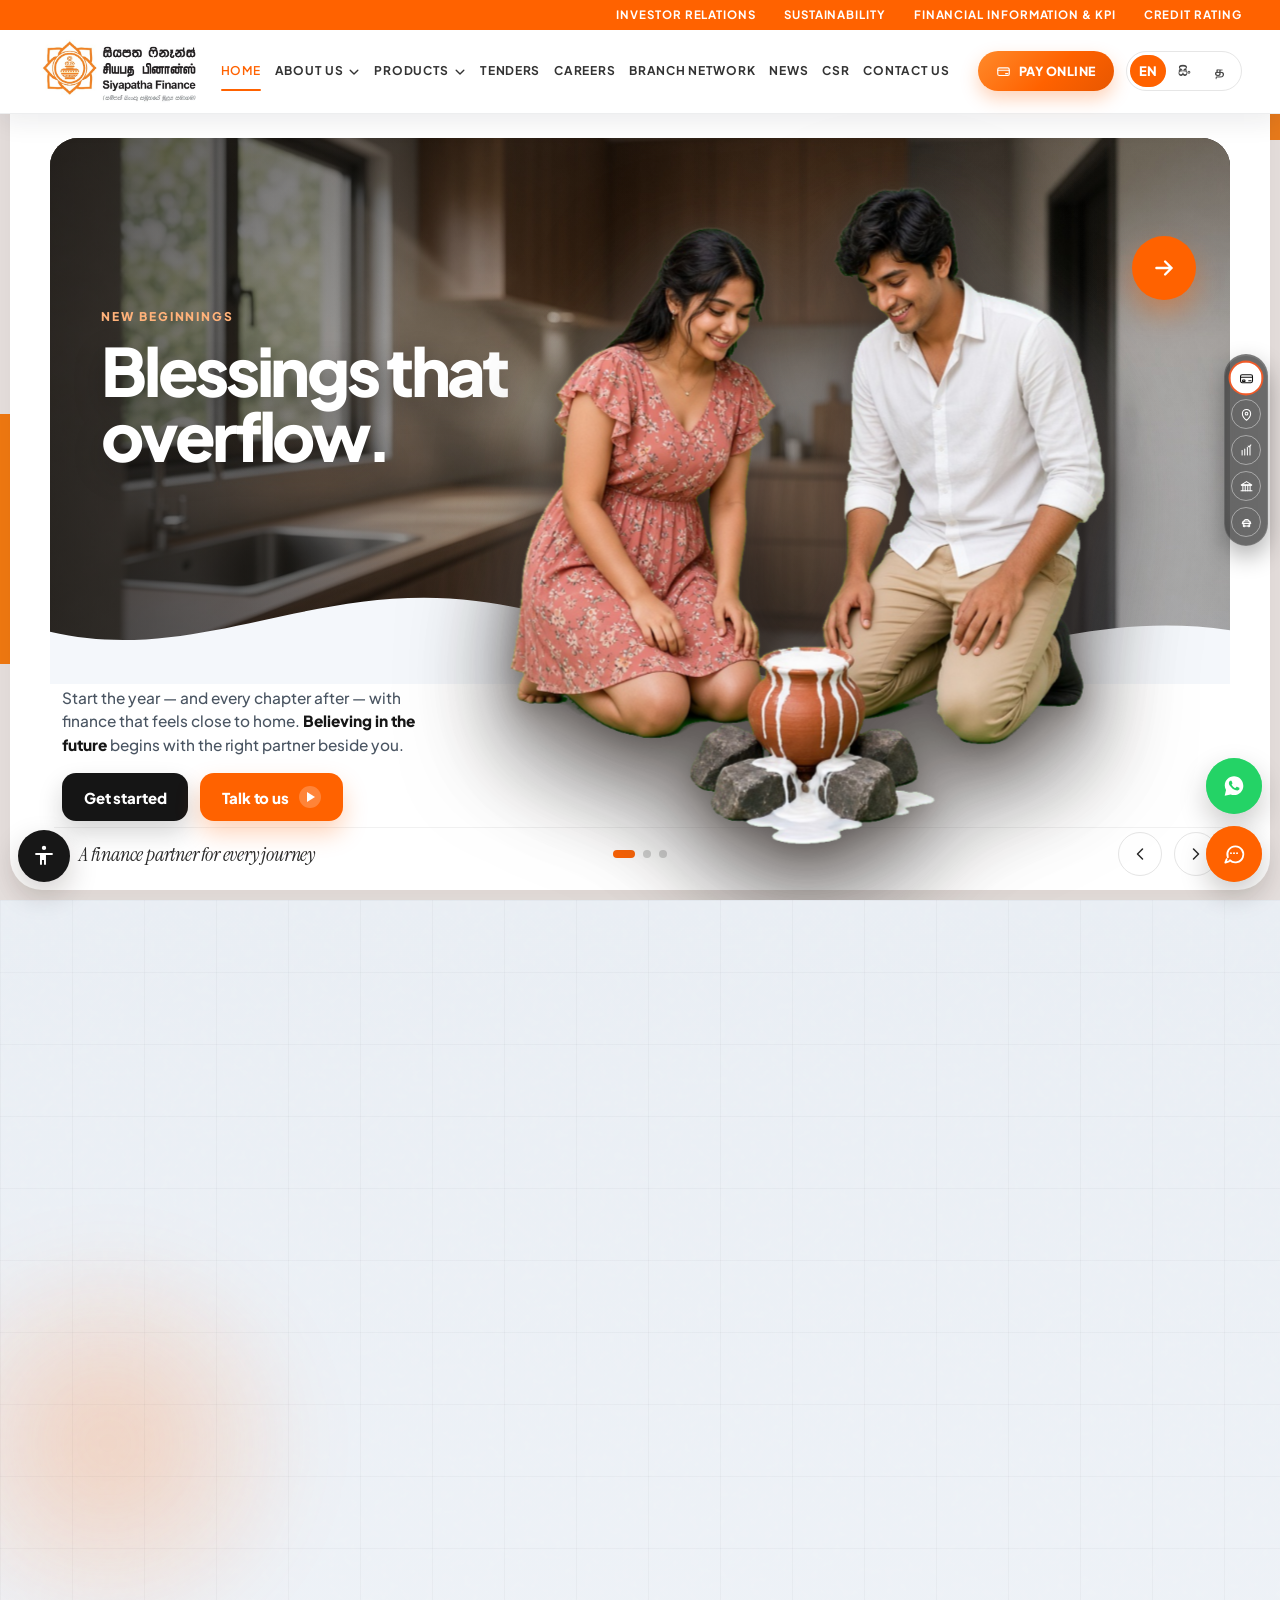
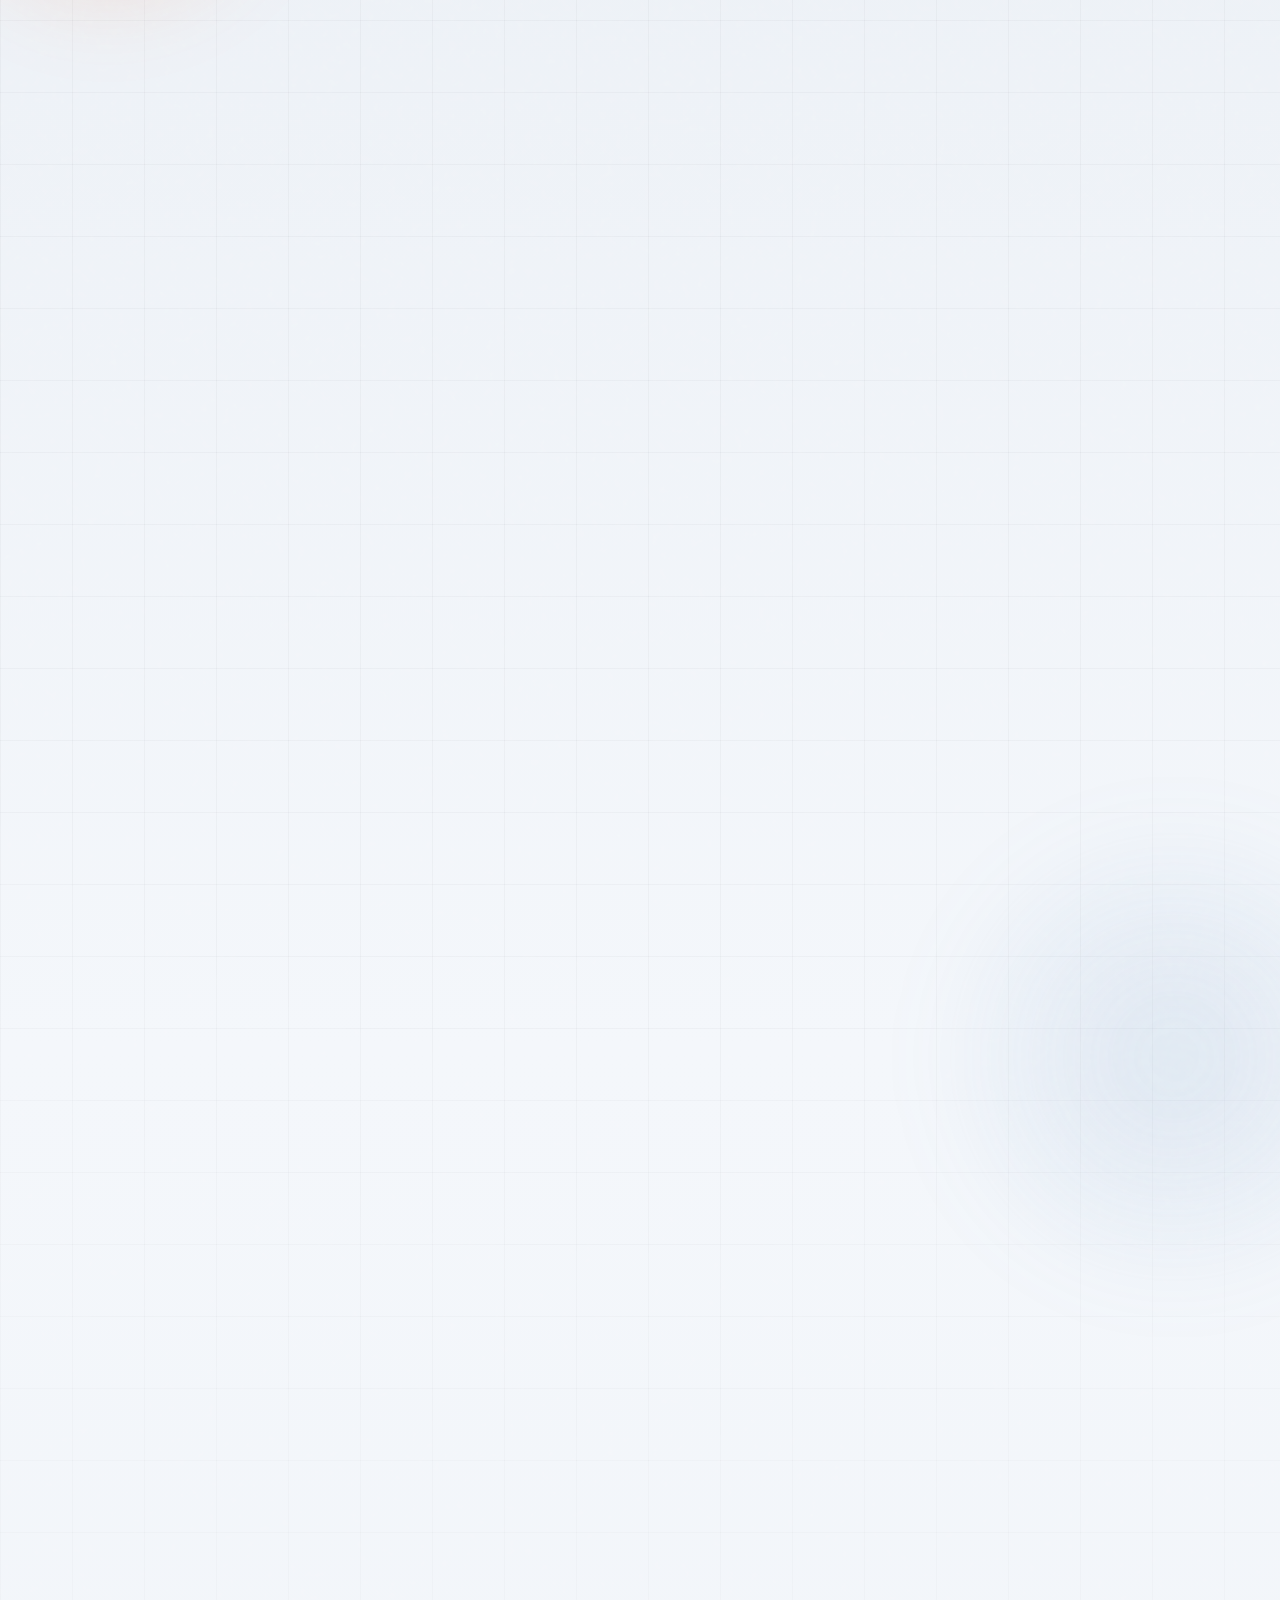
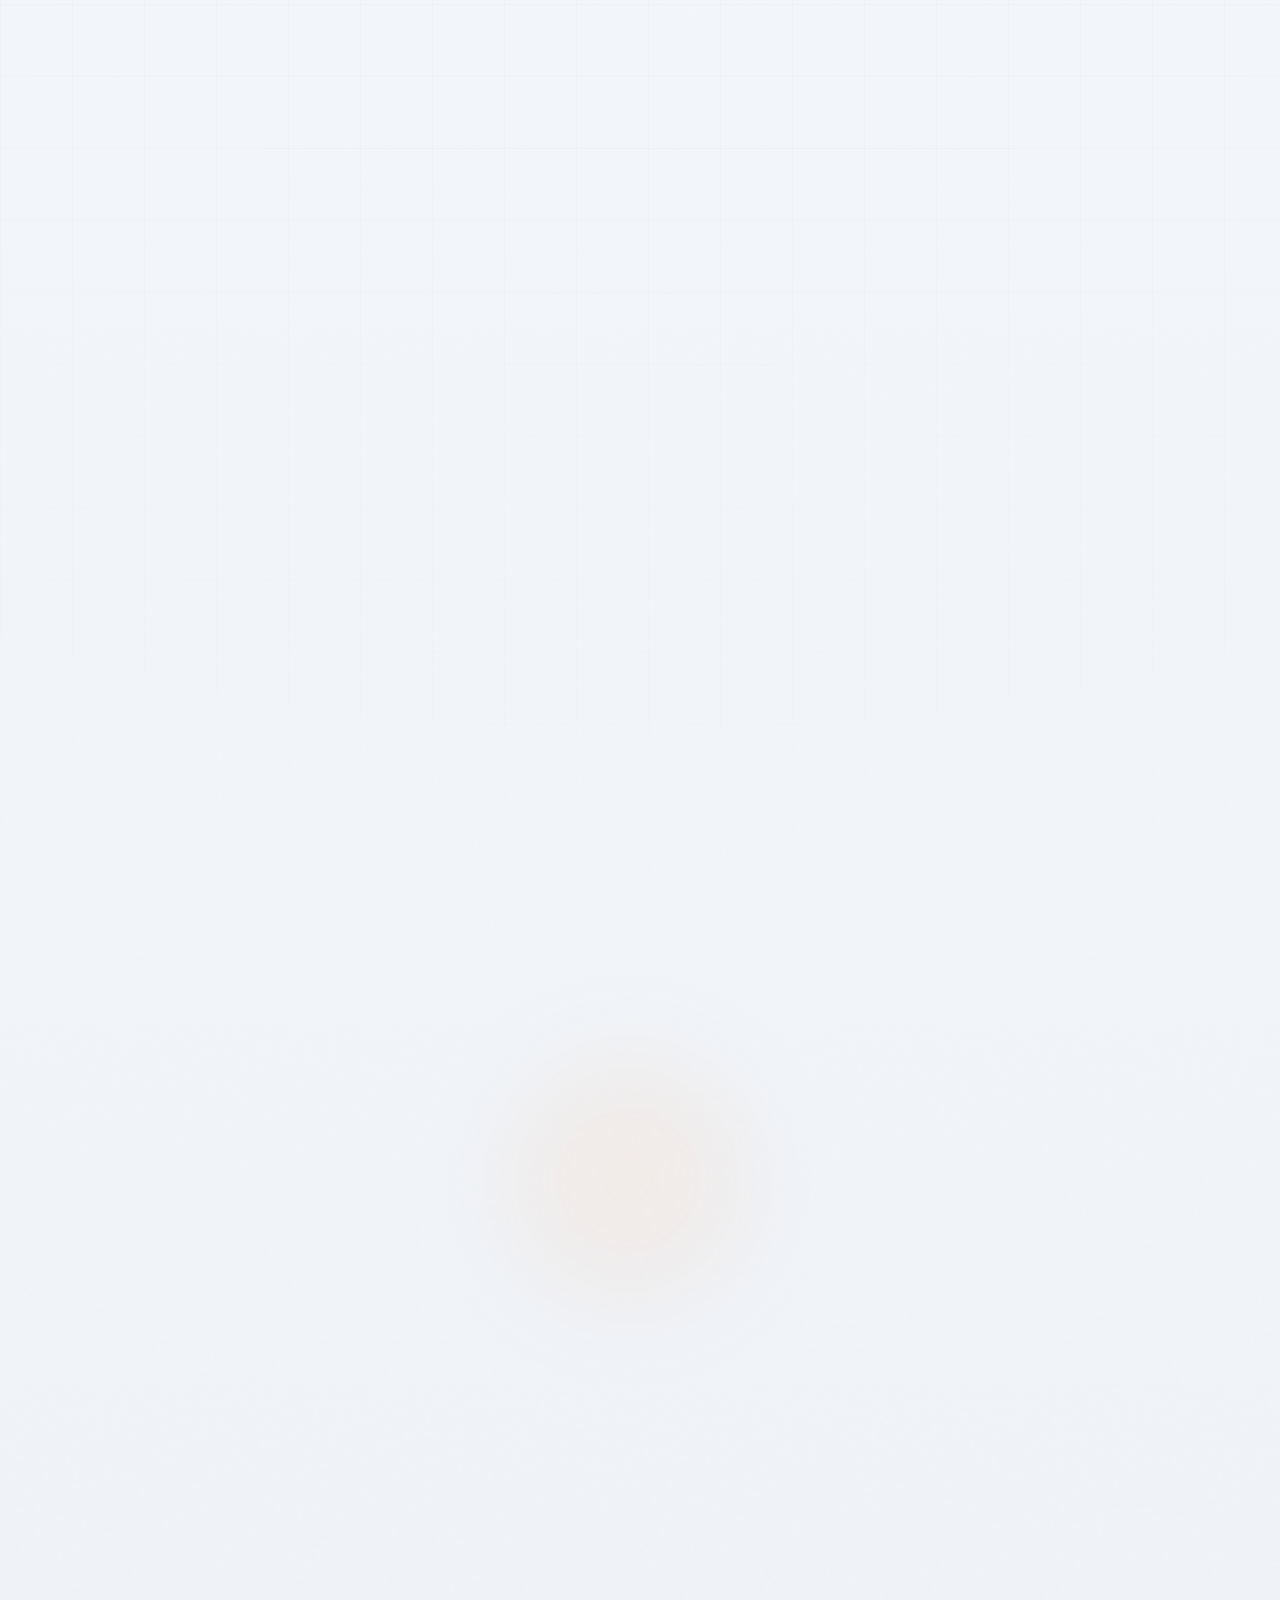
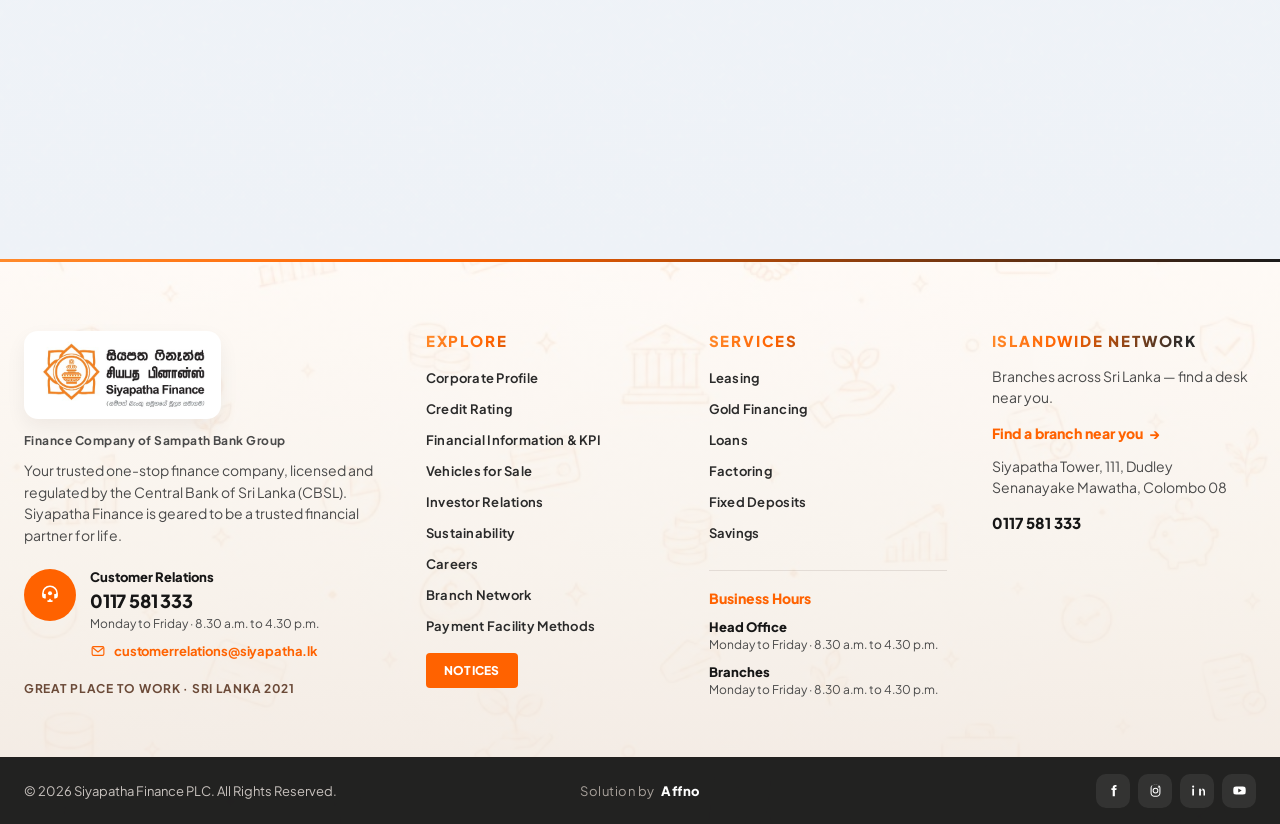
<file: index.html>
<!DOCTYPE html>
<html lang="en">
<head>
  <meta charset="UTF-8">
  <meta name="viewport" content="width=device-width, initial-scale=1.0">
  <title data-i18n="title.home">Siyapatha Finance | Home</title>
  <meta name="description" content="Siyapatha Finance — flexible leasing solutions shaped around your income and lifestyle.">
  <link rel="icon" href="assets/logo.png">
  <link rel="preconnect" href="https://fonts.googleapis.com">
  <link rel="preconnect" href="https://fonts.gstatic.com" crossorigin>
  <link href="https://fonts.googleapis.com/css2?family=Instrument+Serif:ital@0;1&family=Plus+Jakarta+Sans:wght@500;600;700;800&display=swap" rel="stylesheet">
  <link rel="stylesheet" href="css/styles.css">
  <link rel="stylesheet" href="css/splash.css">
  <script src="js/splash.js"></script>
</head>
<body>
  <a class="skip" href="#path" data-i18n="skip">Skip to the main path</a>
  <div class="scroll-progress" data-scroll-progress aria-hidden="true"><i></i></div>

  <header class="site-header" data-site-header>
    <div class="util-bar">
      <nav class="util-nav" aria-label="Corporate links">
        <a href="#investor" data-i18n="nav.investor">Investor Relations</a>
        <a href="#sustainability" data-i18n="nav.sustainability">Sustainability</a>
        <a href="#kpi" data-i18n="nav.kpi">Financial Information &amp; KPI</a>
        <a href="#rating" data-i18n="nav.rating">Credit Rating</a>
      </nav>
    </div>

    <div class="header header-main">
        <a class="brand" href="index.html" aria-label="Siyapatha Finance, home">
          <img class="brand-logo" src="assets/logo.png" alt="Siyapatha Finance">
        </a>

        <nav class="nav" aria-label="Primary">
          <a class="nav-link is-active" href="index.html" data-i18n="nav.home">Home</a>
          <div class="nav-item">
            <button class="nav-link" type="button" aria-expanded="false" aria-haspopup="true">
            <span data-i18n="nav.about">About Us</span>
              <svg viewBox="0 0 12 12" aria-hidden="true"><path d="M2.2 4.3 6 8l3.8-3.7" fill="none" stroke="currentColor" stroke-width="1.4" stroke-linecap="round" stroke-linejoin="round"/></svg>
            </button>
            <div class="menu" role="menu">
            <a role="menuitem" href="#about" data-i18n="nav.aboutOverview">Overview</a>
            <a role="menuitem" href="siyapatha-board-of-directors.html" data-i18n="nav.board">Board of Directors</a>
          </div>
        </div>
          <div class="nav-item">
            <button class="nav-link" type="button" aria-expanded="false" aria-haspopup="true">
            <span data-i18n="nav.products">Products</span>
              <svg viewBox="0 0 12 12" aria-hidden="true"><path d="M2.2 4.3 6 8l3.8-3.7" fill="none" stroke="currentColor" stroke-width="1.4" stroke-linecap="round" stroke-linejoin="round"/></svg>
            </button>
            <div class="menu" role="menu">
            <a role="menuitem" href="leasing.html" data-i18n="nav.leasing">Leasing</a>
              <a role="menuitem" href="#gold" data-i18n="nav.gold">Gold Financing</a>
              <a role="menuitem" href="#loans" data-i18n="nav.loans">Loans</a>
              <a role="menuitem" href="#factoring" data-i18n="nav.factoring">Factoring</a>
            <a role="menuitem" href="siyapatha-savings.html" data-i18n="nav.savings">Savings</a>
            <a role="menuitem" href="fixed-deposit-calculator.html" data-i18n="nav.deposits">Fixed Deposits</a>
          </div>
        </div>
          <a class="nav-link" href="tender/index.html" data-i18n="nav.tenders">Tenders</a>
        <a class="nav-link" href="#careers" data-i18n="nav.careers">Careers</a>
        <a class="nav-link" href="branch-locator.html" data-i18n="nav.branches">Branch Network</a>
        <a class="nav-link" href="#news" data-i18n="nav.news">News</a>
        <a class="nav-link" href="#csr" data-i18n="nav.csr">CSR</a>
        <a class="nav-link" href="branch-locator.html" data-i18n="nav.contact">Contact Us</a>
        </nav>

        <div class="header-end">
        <a class="nav-pay" href="https://www.sampathvishwa.com/" target="_blank" rel="noopener noreferrer" data-i18n-aria="q.pay" aria-label="Pay Online">
          <svg viewBox="0 0 24 24" fill="none" stroke="currentColor" stroke-width="1.8" stroke-linecap="round" stroke-linejoin="round" aria-hidden="true"><rect x="2.8" y="6.2" width="18.4" height="12.2" rx="2.4"/><path d="M2.8 10h18.4"/><path d="M15.4 15.4h3.6"/></svg>
          <span data-i18n="q.pay">Pay Online</span>
        </a>
          <div class="lang" role="group" aria-label="Language">
            <button type="button" data-lang="en" aria-label="English">EN</button>
            <button type="button" data-lang="si" aria-label="සිංහල">සිං</button>
            <button type="button" data-lang="ta" aria-label="தமிழ்">த</button>
          </div>
        </div>

        <button class="burger" type="button" data-i18n-aria="nav.open" aria-label="Open menu" aria-expanded="false">
          <span></span><span></span><span></span>
        </button>
    </div>
      </header>

  <div class="stage">
    <span class="blob blob-tr" aria-hidden="true"></span>
    <span class="blob blob-ml" aria-hidden="true"></span>

    <div class="frame frame-hero">
      <div class="header-spacer" aria-hidden="true"></div>

      <section class="hero" id="featured" aria-roledescription="carousel" data-i18n-aria="aria.featured" aria-label="Featured">
        <div class="hero-shot">
          <div class="hero-shot-media">
            <img class="hero-scene" src="assets/scene-milk.jpg" alt="A young Sri Lankan couple in casual wear with a small milk pot overflowing">
            <div class="hero-shot-shade" aria-hidden="true"></div>
            <svg class="hero-wave" viewBox="0 0 1440 140" preserveAspectRatio="none" aria-hidden="true">
              <path class="hero-wave-fill" d="M0 78C180 118 320 18 520 42c210 26 280 108 470 88 150-16 280-78 450-54v64H0V78Z"/>
            </svg>
          </div>

          <div class="hero-titles">
            <article class="slide is-active" data-slide data-image="assets/scene-milk.jpg" data-pop="assets/pop-milk.png" data-popw="90%" data-popr="-10%" data-popy="-30%" data-alt-key="slide1.alt" data-tagline-key="tag.home" data-pos="40% 45%">
              <p class="eyebrow" data-i18n="slide1.eye">New beginnings</p>
              <h1 data-i18n-html="slide1.title">Blessings that<br>overflow.</h1>
          </article>
            <article class="slide" data-slide data-image="assets/scene-vezel.jpg" data-pop="assets/pop-vezel.png" data-popw="62%" data-popr="4%" data-popy="-16%" data-popmax="720px" data-popmaxh="74%" data-alt-key="slide2.alt" data-tagline-key="tag.lease" data-pos="55% 48%">
              <p class="eyebrow" data-i18n="slide2.eye">Lifestyle leasing</p>
              <h1 data-i18n-html="slide2.title">Your journey.<br>Your way.</h1>
          </article>
            <article class="slide" data-slide data-image="assets/scene-family.jpg" data-pop="assets/pop-family.png" data-popw="70%" data-popr="-1%" data-popy="-24%" data-popmax="780px" data-popmaxh="94%" data-popscale="1.12" data-alt-key="slide3.alt" data-tagline-key="tag.family" data-pos="50% 42%">
              <p class="eyebrow" data-i18n="slide3.eye">Family finance</p>
              <h1 data-i18n-html="slide3.title">Plans that grow<br>with you.</h1>
          </article>
        </div>

          <img class="hero-pop" src="assets/pop-milk.png" alt="">

          <button class="circle-next" type="button" data-next data-i18n-aria="aria.next" aria-label="Next slide">
            <svg viewBox="0 0 24 24" aria-hidden="true"><path d="M5 12h14M13 6l6 6-6 6" fill="none" stroke="currentColor" stroke-width="2.2" stroke-linecap="round" stroke-linejoin="round"/></svg>
          </button>
        </div>

        <div class="hero-under">
          <div class="hero-details">
            <div class="slide-detail is-active" data-detail>
              <p class="lede" data-i18n-html="slide1.lede">Start the year — and every chapter after — with finance that feels close to home. <b>Believing in the future</b> begins with the right partner beside you.</p>
              <div class="hero-actions">
                <a class="btn btn-ink" href="#about" data-i18n="slide1.start">Get started</a>
                <a class="btn btn-brand" href="branch-locator.html">
                  <span data-i18n="slide1.cta">Talk to us</span>
                  <i aria-hidden="true"></i>
                </a>
              </div>
            </div>
            <div class="slide-detail" data-detail>
              <p class="lede" data-i18n-html="slide2.lede">Flexible leasing for the vehicle that fits your life — clear terms, shaped around your income, with support at every turn.</p>
              <div class="hero-actions">
                <a class="btn btn-ink" href="leasing.html" data-i18n="slide2.start">Get started</a>
                <a class="btn btn-brand" href="leasing.html">
                  <span data-i18n="slide2.cta">Explore leasing</span>
                  <i aria-hidden="true"></i>
                </a>
              </div>
            </div>
            <div class="slide-detail" data-detail>
              <p class="lede" data-i18n-html="slide3.lede">From first home steps to school runs and savings goals — loans and deposits built for the people you love.</p>
              <div class="hero-actions">
                <a class="btn btn-ink" href="#loans" data-i18n="slide3.start">Get started</a>
                <a class="btn btn-brand" href="#loans">
                  <span data-i18n="slide3.cta">Explore loans</span>
                  <i aria-hidden="true"></i>
                </a>
              </div>
            </div>
          </div>

      <div class="hero-foot">
        <p class="tagline"><span class="tag-bar" aria-hidden="true"></span><span class="tagline-text">A finance partner for every journey</span></p>

        <div class="dots" role="tablist" data-i18n-aria="aria.slides" aria-label="Choose slide">
          <button class="dot is-active" type="button" role="tab" data-dot="0" aria-label="Slide 1" aria-selected="true"></button>
          <button class="dot" type="button" role="tab" data-dot="1" aria-label="Slide 2" aria-selected="false"></button>
          <button class="dot" type="button" role="tab" data-dot="2" aria-label="Slide 3" aria-selected="false"></button>
        </div>

        <div class="pager">
          <button class="pager-btn" type="button" data-prev data-i18n-aria="aria.prev" aria-label="Previous slide">
            <svg viewBox="0 0 24 24" aria-hidden="true"><path d="M15 6 9 12l6 6" fill="none" stroke="currentColor" stroke-width="1.8" stroke-linecap="round" stroke-linejoin="round"/></svg>
          </button>
          <button class="pager-btn" type="button" data-next data-i18n-aria="aria.next" aria-label="Next slide">
            <svg viewBox="0 0 24 24" aria-hidden="true"><path d="m9 6 6 6-6 6" fill="none" stroke="currentColor" stroke-width="1.8" stroke-linecap="round" stroke-linejoin="round"/></svg>
          </button>
        </div>
      </div>
        </div>
      </section>
    </div>
  </div>

  <main class="path" id="path">
    <div class="path-sky" aria-hidden="true">
      <span class="orb orb-a"></span>
      <span class="orb orb-b"></span>
      <span class="orb orb-c"></span>
      <span class="grid-fade"></span>
      <span class="grain"></span>
    </div>

    <section class="about reveal" id="about" aria-labelledby="about-title">
      <div class="about-stage">
        <img class="about-bg" src="assets/about-hq-wide.jpg" alt="" data-i18n-alt="about.photoAlt" width="1600" height="900" decoding="async">
        <div class="about-shade" aria-hidden="true"></div>

        <div class="about-copy">
          <p class="about-kicker" data-i18n="about.kicker">Who we are</p>
          <h2 id="about-title" data-i18n-html="about.title">Finance for a <em>stronger Sri Lanka.</em></h2>
          <p class="about-lede" data-i18n="about.body">Siyapatha Finance PLC is the largest fully owned subsidiary of Sampath Bank, licensed by the Central Bank of Sri Lanka to take deposits — leasing, gold, loans and savings, close to the people who use them.</p>

          <ul class="about-pillars">
            <li>
              <span class="about-pillar-ico is-bank" aria-hidden="true">
                <svg viewBox="0 0 48 48" fill="none">
                  <circle cx="24" cy="24" r="24" fill="#E8F1FF"/>
                  <path d="M12 20.5 24 13l12 7.5" fill="#3B82F6"/>
                  <path d="M12 20.5 24 13l12 7.5V23H12v-2.5Z" fill="#2563EB"/>
                  <rect x="14.5" y="23" width="4.2" height="10" rx="1" fill="#60A5FA"/>
                  <rect x="21.9" y="23" width="4.2" height="10" rx="1" fill="#3B82F6"/>
                  <rect x="29.3" y="23" width="4.2" height="10" rx="1" fill="#1D4ED8"/>
                  <rect x="11" y="33.2" width="26" height="3.2" rx="1.2" fill="#1E3A8A"/>
                  <circle cx="24" cy="18.2" r="1.6" fill="#FDBA74"/>
                </svg>
              </span>
              <b data-i18n="about.pillar1">Backed by Sampath</b>
          </li>
          <li>
              <span class="about-pillar-ico is-shield" aria-hidden="true">
                <svg viewBox="0 0 48 48" fill="none">
                  <circle cx="24" cy="24" r="24" fill="#E7F8EE"/>
                  <path d="M24 10.5 13 15.2v8.1c0 7.1 4.5 12.4 11 14.7 6.5-2.3 11-7.6 11-14.7v-8.1L24 10.5Z" fill="#22C55E"/>
                  <path d="M24 13.2 15.8 16.8v6.5c0 5.6 3.5 9.8 8.2 11.8 4.7-2 8.2-6.2 8.2-11.8v-6.5L24 13.2Z" fill="#4ADE80"/>
                  <path d="m18.8 24.2 3.4 3.4 7-7" stroke="#14532D" stroke-width="2.6" stroke-linecap="round" stroke-linejoin="round"/>
                </svg>
              </span>
              <b data-i18n="about.pillar2">CBSL licensed</b>
          </li>
          <li>
              <span class="about-pillar-ico is-map" aria-hidden="true">
                <svg viewBox="0 0 48 48" fill="none">
                  <circle cx="24" cy="24" r="24" fill="#FFE8D6"/>
                  <path d="M24 10.5c-5.4 0-9.8 4.3-9.8 9.6 0 7.2 9.8 17.4 9.8 17.4s9.8-10.2 9.8-17.4c0-5.3-4.4-9.6-9.8-9.6Z" fill="#FF6200"/>
                  <path d="M24 12.8c-4.1 0-7.4 3.3-7.4 7.3 0 5.4 7.4 13.8 7.4 13.8s7.4-8.4 7.4-13.8c0-4-3.3-7.3-7.4-7.3Z" fill="#FF8A3D"/>
                  <circle cx="24" cy="20" r="3.4" fill="#fff"/>
                  <circle cx="24" cy="20" r="1.7" fill="#F97316"/>
                </svg>
              </span>
              <b data-i18n="about.pillar3">Islandwide desks</b>
          </li>
        </ul>

          <div class="about-actions">
            <a class="about-cta" href="siyapatha-board-of-directors.html" data-i18n="about.cta">About us</a>
          </div>
        </div>
      </div>

      <div class="about-curve" aria-hidden="true">
        <svg viewBox="0 0 1440 100" preserveAspectRatio="none">
          <path class="about-curve-fill" d="M0 52C200 82 400 22 640 46C900 72 1140 78 1440 44V100H0Z"/>
          <path class="about-curve-line" d="M0 49C200 79 400 19 640 43C900 69 1140 75 1440 41V47C1140 81 900 75 640 49C400 25 200 85 0 55Z"/>
        </svg>
      </div>
    </section>

    <section class="products reveal" id="products" aria-labelledby="prod-title">
      <div class="products-bleed">
      <div class="path-inner">
          <header class="products-head">
            <div>
          <p class="kicker" data-i18n="prod.kicker">Product highlights</p>
              <h2 id="prod-title" data-i18n-html="prod.title">Products built around <em>everyday needs.</em></h2>
            </div>
            <p class="products-note" data-i18n="prod.note">From everyday financial needs to life's biggest ambitions, discover solutions designed to empower your journey and bring your aspirations closer to reality.</p>
          </header>

          <div class="prod-stage" data-prod-stage aria-roledescription="carousel" aria-label="Product highlights">
            <div class="prod-track" data-prod-track>
              <article class="prod-feature is-on" id="leasing" data-prod-slide="0">
                <div class="prod-feature-media">
                  <img src="assets/Leasing.jpg" alt="Customer receiving car keys in a vehicle showroom" width="960" height="540" loading="lazy" decoding="async">
                </div>
                <div class="prod-feature-panel">
                  <h3 data-i18n="prod.lease">Lifestyle leasing</h3>
                  <p class="prod-feature-body" data-i18n="prod.leaseBody">Vehicles, equipment and fleets, shaped around how you earn. Registered or unregistered.</p>
                  <ul class="prod-meta" aria-hidden="true">
                    <li data-i18n="prod.leaseFast">24-hr approval</li>
                    <li data-i18n="prod.leaseTenure">Up to 7 years tenure</li>
                  </ul>
                  <div class="prod-actions">
                    <button type="button" class="prod-see" data-prod-see hidden>See more</button>
                    <a class="prod-go" href="leasing.html" data-i18n="prod.leaseCta">Explore leasing</a>
                  </div>
                </div>
              </article>

              <article class="prod-feature" id="gold" data-prod-slide="1" hidden>
                <div class="prod-feature-media">
                  <img src="assets/gold_finance.jpg" alt="Advisor presenting gold jewellery to a customer" width="960" height="540" loading="lazy" decoding="async">
                </div>
                <div class="prod-feature-panel">
                  <h3 data-i18n="prod.gold">Gold financing</h3>
                  <p class="prod-feature-body" data-i18n="prod.goldBody">We offer unmatched financial solutions through our Gold Financing products to suit your day-to-day financial needs. Giving a maximum value for your gold jewellery, ensuring the security of articles, speedy service, and safeguarding your privacy are the key points of emphasis that we are glad to offer you.</p>
                  <ul class="prod-meta" aria-hidden="true">
                    <li data-i18n="prod.goldLtv">Up to 80% LTV</li>
                    <li data-i18n="prod.goldVault">Instant vault custody</li>
                  </ul>
                  <div class="prod-actions">
                    <button type="button" class="prod-see" data-prod-see hidden>See more</button>
                    <a class="prod-go" href="branch-locator.html" data-i18n="prod.explore">Explore</a>
                  </div>
                </div>
              </article>

              <article class="prod-feature" id="loans" data-prod-slide="2" hidden>
                <div class="prod-feature-media">
                  <img src="assets/Loans.jpg" alt="Customer celebrating life goals supported by flexible loans" width="960" height="540" loading="lazy" decoding="async">
                </div>
                <div class="prod-feature-panel">
                  <h3 data-i18n="prod.loans">Loans</h3>
                  <p class="prod-feature-body" data-i18n="prod.loansBody">From personal loans, auto loans, educational loans to business loans, we provide you with the funds you need via our customer-friendly loan schemes. We ensure that you receive the best rate by evaluating the profile and the creditworthiness. We offer you the financial freedom you want with low-interest flexible payment plans.</p>
                  <ul class="prod-meta" aria-hidden="true">
                    <li data-i18n="prod.loansTerms">Custom terms</li>
                    <li data-i18n="prod.loansFees">Straightforward fees</li>
                  </ul>
                  <div class="prod-actions">
                    <button type="button" class="prod-see" data-prod-see hidden>See more</button>
                    <a class="prod-go" href="branch-locator.html" data-i18n="prod.explore">Explore</a>
                  </div>
                </div>
              </article>

              <article class="prod-feature" id="factoring" data-prod-slide="3" hidden>
                <div class="prod-feature-media">
                  <img src="assets/Factoring.jpg" alt="Business advisor reviewing working capital documents with a client" width="960" height="540" loading="lazy" decoding="async">
                </div>
                <div class="prod-feature-panel">
                  <h3 data-i18n="prod.factor">Factoring</h3>
                  <p class="prod-feature-body" data-i18n="prod.factorBody">Factoring is a working capital solution specially designed for businesses and organizations to continue business operations on credit terms. Our working capital solutions are a fast way to collect money for the products delivered and services offered. At Siyapatha Finance, we ensure that you increase or maintain a positive cash flow within your business during challenging times.</p>
                  <ul class="prod-meta" aria-hidden="true">
                    <li data-i18n="prod.factorCap">Working capital</li>
                    <li data-i18n="prod.factorFast">Same-day liquidity</li>
                  </ul>
                  <div class="prod-actions">
                    <button type="button" class="prod-see" data-prod-see hidden>See more</button>
                    <a class="prod-go" href="branch-locator.html" data-i18n="prod.explore">Explore</a>
                  </div>
                </div>
              </article>

              <article class="prod-feature" id="deposits" data-prod-slide="4" hidden>
                <div class="prod-feature-media">
                  <img src="assets/Fixed_Deposit.jpg" alt="Customer planning future goals with fixed deposit returns" width="960" height="540" loading="lazy" decoding="async">
                </div>
                <div class="prod-feature-panel">
                  <h3 data-i18n="prod.deposits">Fixed Deposits</h3>
                  <p class="prod-feature-body" data-i18n="prod.depositsBody">Siyapatha Finance Deposits are guaranteed assurance of Stability, Service, and Benefits for your hard-earned money; the wind beneath your wings for you and your dreams. Be it an emergency, local or foreign tours, children’s higher education, purchasing of your new house, property, or your dream apartment, Siyapatha Finance Deposits will enable you to invest your money and obtain a return on the capital to fulfil your dreams.</p>
                  <ul class="prod-meta" aria-hidden="true">
                    <li data-i18n="prod.depRate">Competitive rates</li>
                    <li data-i18n="prod.depInsured">Insured up to Rs. 1.1M</li>
                  </ul>
                  <div class="prod-actions">
                    <button type="button" class="prod-see" data-prod-see hidden>See more</button>
                    <a class="prod-go" href="#rates" data-i18n="prod.explore">Explore</a>
                  </div>
                </div>
              </article>

              <article class="prod-feature" id="savings" data-prod-slide="5" hidden>
                <div class="prod-feature-media">
                  <img src="assets/Savings.jpg" alt="Family growing their savings with stacked coins" width="960" height="540" loading="lazy" decoding="async">
                </div>
                <div class="prod-feature-panel">
                  <h3 data-i18n="prod.savings">Siyapatha Savings Accounts</h3>
                  <p class="prod-feature-body" data-i18n="prod.savingsBody">As the fully owned subsidiary of Sampath Bank, we offer you a savings account facility with many beneficial features that allows you to grow your savings over time. The Siyapatha Savings account empowers you financially and gives you the confidence to be financially independent.</p>
                  <ul class="prod-meta" aria-hidden="true">
                    <li data-i18n="prod.savingsGrow">Grow over time</li>
                    <li data-i18n="prod.savingsBank">Sampath Bank subsidiary</li>
                  </ul>
                  <div class="prod-actions">
                    <button type="button" class="prod-see" data-prod-see hidden>See more</button>
                    <a class="prod-go" href="siyapatha-savings.html" data-i18n="prod.explore">Explore</a>
        </div>
                </div>
              </article>
      </div>

            <div class="prod-index" role="tablist" aria-label="Products" data-prod-index>
              <button type="button" class="prod-tile is-on" role="tab" aria-selected="true" data-prod-tab="0">
                <div class="prod-tile-media">
                  <img src="assets/Leasing.jpg" alt="" width="640" height="480" loading="lazy" decoding="async">
        </div>
                <div class="prod-tile-copy">
          <h3 data-i18n="prod.lease">Lifestyle leasing</h3>
          <p data-i18n="prod.leaseBody">Vehicles, equipment and fleets, shaped around how you earn. Registered or unregistered.</p>
        </div>
              </button>
              <button type="button" class="prod-tile" role="tab" aria-selected="false" data-prod-tab="1">
                <div class="prod-tile-media">
                  <img src="assets/gold_finance.jpg" alt="" width="640" height="480" loading="lazy" decoding="async">
                </div>
                <div class="prod-tile-copy">
                  <h3 data-i18n="prod.gold">Gold financing</h3>
                  <p data-i18n="prod.goldTagline">Instant liquidity backed by your gold assets</p>
                </div>
              </button>
              <button type="button" class="prod-tile" role="tab" aria-selected="false" data-prod-tab="2">
                <div class="prod-tile-media">
                  <img src="assets/Loans.jpg" alt="" width="640" height="480" loading="lazy" decoding="async">
                </div>
                <div class="prod-tile-copy">
                  <h3 data-i18n="prod.loans">Loans</h3>
                  <p data-i18n="prod.loansTagline">Personal milestones and business growth</p>
                </div>
              </button>
              <button type="button" class="prod-tile" role="tab" aria-selected="false" data-prod-tab="3">
                <div class="prod-tile-media">
                  <img src="assets/Factoring.jpg" alt="" width="640" height="480" loading="lazy" decoding="async">
                </div>
                <div class="prod-tile-copy">
                  <h3 data-i18n="prod.factor">Factoring</h3>
                  <p data-i18n="prod.factorSub">Turn outstanding invoices into immediate working cash</p>
                </div>
              </button>
              <button type="button" class="prod-tile" role="tab" aria-selected="false" data-prod-tab="4">
                <div class="prod-tile-media">
                  <img src="assets/Fixed_Deposit.jpg" alt="" width="640" height="480" loading="lazy" decoding="async">
                </div>
                <div class="prod-tile-copy">
                  <h3 data-i18n="prod.deposits">Fixed Deposits</h3>
                  <p data-i18n="prod.depTagline">Published yields with insured eligible balances</p>
                </div>
              </button>
              <button type="button" class="prod-tile" role="tab" aria-selected="false" data-prod-tab="5">
                <div class="prod-tile-media">
                  <img src="assets/Savings.jpg" alt="" width="640" height="480" loading="lazy" decoding="async">
                </div>
                <div class="prod-tile-copy">
                  <h3 data-i18n="prod.savings">Siyapatha Savings Accounts</h3>
                  <p data-i18n="prod.savingsTagline">Grow savings with confidence over time</p>
                </div>
              </button>
            </div>
          </div>
        </div>
      </div>
    </section>

    <section class="rates reveal" id="rates" aria-labelledby="rates-title">
      <div class="rates-decor" aria-hidden="true">
        <img src="assets/rates-decor-bg.jpg" alt="">
      </div>
      <div class="rates-decor-veil" aria-hidden="true"></div>
      <div class="path-inner rates-inner">
        <div class="rates-head">
            <div>
            <h2 id="rates-title" data-i18n="rates.title">Current Rates</h2>
            <p class="rates-note" data-i18n="rates.note">Our most popular rates, all in one clear view.</p>
          </div>
          <div class="rates-asof">
            <span class="rates-pulse" aria-hidden="true"></span>
            <span data-i18n="rates.asof">Fixed deposit rates effective</span>
            <b>17 Aug 2026</b>
          </div>
        </div>

        <div class="rates-grid" data-rates-grid>
          <a class="rates-item is-hot rates-c3" href="https://www.siyapatha.lk/fixed-deposits/" target="_blank" rel="noopener noreferrer">
            <div class="rates-item-top">
              <span class="rates-chip"><i aria-hidden="true">▣</i><span data-i18n="rates.chip.fd12">Fixed Deposit · 12 Months</span></span>
              <span class="rates-arrow" aria-hidden="true">↗</span>
            </div>
            <div class="rates-big"><span data-count="10.00">0.00</span>%<small>p.a.</small></div>
            <p class="rates-item-note" data-i18n="rates.item.fd12">Paid at maturity · General public</p>
          </a>

          <a class="rates-item rates-c3" href="https://www.siyapatha.lk/fixed-deposits/" target="_blank" rel="noopener noreferrer">
            <div class="rates-item-top">
              <span class="rates-chip is-amber"><i aria-hidden="true">◷</i><span data-i18n="rates.chip.fd60">FD · 60 Months</span></span>
              <span class="rates-arrow" aria-hidden="true">↗</span>
            </div>
            <div class="rates-bottom">
            <div>
                <p class="rates-lbl" data-i18n="rates.lbl.long">Long-term FD</p>
                <div class="rates-big"><span data-count="13.00">0.00</span>%<small>p.a.</small></div>
              </div>
              <div class="rates-bars" aria-hidden="true">
                <span style="--h:30%"></span><span style="--h:45%"></span><span style="--h:50%"></span><span style="--h:55%"></span><span style="--h:65%"></span><span style="--h:72%"></span><span style="--h:88%"></span><span class="on" style="--h:100%"></span>
              </div>
            </div>
          </a>

          <div class="rates-visual rates-span2" aria-hidden="true">
            <div class="rates-visual-orb"></div>
            <p class="rates-visual-kicker" data-i18n="rates.visualKicker">Tenure climb</p>
            <h3 data-i18n="rates.visualTitle">Returns grow with time</h3>
            <div class="rates-ladder">
              <div class="rates-ladder-row" style="--w:74%; --d:0s">
                <span class="rates-ladder-meta"><b>12</b> mo</span>
                <div class="rates-ladder-track"><i></i></div>
                <span class="rates-ladder-val"><span data-count="10.00">0.00</span>%</span>
              </div>
              <div class="rates-ladder-row" style="--w:92%; --d:0.12s">
                <span class="rates-ladder-meta"><b>60</b> mo</span>
                <div class="rates-ladder-track"><i></i></div>
                <span class="rates-ladder-val"><span data-count="13.00">0.00</span>%</span>
              </div>
              <div class="rates-ladder-row is-peak" style="--w:100%; --d:0.24s">
                <span class="rates-ladder-meta"><b>60</b> mo+</span>
                <div class="rates-ladder-track"><i></i></div>
                <span class="rates-ladder-val"><span data-count="13.50">0.00</span>%</span>
              </div>
            </div>
            <p class="rates-visual-note" data-i18n="rates.visualNote">Senior citizens unlock the top rung.</p>
          </div>

          <div class="rates-item is-peak rates-span2" role="group" aria-label="Highest fixed deposit rate">
            <span class="rates-badge" data-i18n="rates.badge">Highest FD rate</span>
            <div>
              <div class="rates-peak-num"><span data-count="13.50">0.00</span><small>%</small></div>
              <p class="rates-peak-cap" data-i18n="rates.item.senior">p.a. · Senior citizens · 60 months</p>
            </div>
            <svg class="rates-gauge" viewBox="0 0 220 120" aria-hidden="true">
              <path d="M20 110 A90 90 0 0 1 200 110" fill="none" stroke="#e6ebf2" stroke-width="16" stroke-linecap="round"/>
              <path class="rates-arc" pathLength="100" d="M20 110 A90 90 0 0 1 200 110" fill="none" stroke="#ff6200" stroke-width="16" stroke-linecap="round"/>
              <text x="110" y="104" fill="#5c6673" font-size="13" font-weight="600" text-anchor="middle">Maturity payout</text>
            </svg>
            <p class="rates-peak-foot" data-i18n="rates.peakFoot">Rates per annum · conditions apply</p>
          </div>

          <a class="rates-item rates-c3" href="siyapatha-savings.html">
            <div class="rates-item-top">
              <span class="rates-chip is-sky"><i aria-hidden="true">◈</i><span data-i18n="rates.chip.saver">Siyapatha Saver</span></span>
              <span class="rates-arrow" aria-hidden="true">↗</span>
            </div>
            <p class="rates-lbl" data-i18n="rates.lbl.saver">General savings</p>
            <div class="rates-big"><span data-count="4.00">0.00</span>%<small>p.a.</small></div>
            <p class="rates-item-note">AER 4.07%</p>
          </a>

          <a class="rates-item rates-c3" href="siyapatha-savings.html">
            <div class="rates-item-top">
              <span class="rates-chip is-lilac"><i aria-hidden="true">✦</i><span data-i18n="rates.chip.kirula">Kirula</span></span>
              <span class="rates-arrow" aria-hidden="true">↗</span>
            </div>
            <p class="rates-lbl" data-i18n="rates.lbl.kirula">Children’s savings · up to 18 yrs</p>
            <div class="rates-big"><span data-count="5.00">0.00</span>%<small>p.a.</small></div>
            <p class="rates-item-note">AER 5.12%</p>
          </a>
        </div>

      </div>
    </section>

    <section class="stories reveal" id="stories" aria-labelledby="stories-title">
      <div class="path-inner stories-head">
          <p class="kicker" data-i18n="stories.kicker">Success stories</p>
        <h2 id="stories-title" data-i18n="stories.title">Trusted by customers across Sri Lanka</h2>
        <p class="lede" data-i18n="stories.lead">Real people sharing how Siyapatha helped them lease, save, borrow, and move forward.</p>
      </div>

      <div class="stories-marquee" aria-label="Customer testimonials">
        <div class="stories-track">
          <article class="t-card">
            <div class="t-author">
              <img class="t-avatar" src="assets/review-tharindu.jpg" alt="">
              <div>
                <strong>Tharindu Perera</strong>
                <span data-i18n="stories.role.gold">Gold Financing</span>
              </div>
            </div>
            <p data-i18n="stories.q1">Siyapatha Finance made it easy for me to access funds when I needed it most.</p>
          </article>
          <article class="t-card">
            <div class="t-author">
              <img class="t-avatar" src="assets/review-dilini.jpg" alt="">
              <div>
                <strong>Dilini Fernando</strong>
                <span data-i18n="stories.role.lease">Leasing</span>
          </div>
        </div>
            <p data-i18n="stories.q2">The leasing process was clear, fast and shaped around how I actually use the vehicle.</p>
          </article>
          <article class="t-card">
            <div class="t-author">
              <img class="t-avatar" src="assets/review-nuwan.jpg" alt="">
              <div>
                <strong>Nuwan Jayasinghe</strong>
                <span data-i18n="stories.role.loans">Loans</span>
              </div>
            </div>
            <p data-i18n="stories.q3">A repayment plan I can live with, and a team that stayed with me at every step.</p>
          </article>
          <article class="t-card">
            <div class="t-author">
              <img class="t-avatar" src="assets/review-shanika.jpg" alt="">
              <div>
                <strong>Shanika Fernando</strong>
                <span data-i18n="stories.role.factor">Factoring</span>
              </div>
            </div>
            <p data-i18n="stories.q4">Cash flow stopped being a monthly scramble — factoring gave my business room to breathe.</p>
          </article>
          <article class="t-card" aria-hidden="true">
            <div class="t-author">
              <img class="t-avatar" src="assets/review-tharindu.jpg" alt="">
              <div>
                <strong>Tharindu Perera</strong>
                <span data-i18n="stories.role.gold">Gold Financing</span>
              </div>
            </div>
            <p data-i18n="stories.q1">Siyapatha Finance made it easy for me to access funds when I needed it most.</p>
          </article>
          <article class="t-card" aria-hidden="true">
            <div class="t-author">
              <img class="t-avatar" src="assets/review-dilini.jpg" alt="">
              <div>
                <strong>Dilini Fernando</strong>
                <span data-i18n="stories.role.lease">Leasing</span>
              </div>
            </div>
            <p data-i18n="stories.q2">The leasing process was clear, fast and shaped around how I actually use the vehicle.</p>
          </article>
          <article class="t-card" aria-hidden="true">
            <div class="t-author">
              <img class="t-avatar" src="assets/review-nuwan.jpg" alt="">
              <div>
                <strong>Nuwan Jayasinghe</strong>
                <span data-i18n="stories.role.loans">Loans</span>
              </div>
            </div>
            <p data-i18n="stories.q3">A repayment plan I can live with, and a team that stayed with me at every step.</p>
          </article>
          <article class="t-card" aria-hidden="true">
            <div class="t-author">
              <img class="t-avatar" src="assets/review-shanika.jpg" alt="">
              <div>
                <strong>Shanika Fernando</strong>
                <span data-i18n="stories.role.factor">Factoring</span>
              </div>
            </div>
            <p data-i18n="stories.q4">Cash flow stopped being a monthly scramble — factoring gave my business room to breathe.</p>
          </article>
        </div>
        <div class="stories-fade stories-fade-l" aria-hidden="true"></div>
        <div class="stories-fade stories-fade-r" aria-hidden="true"></div>
      </div>

      <div class="path-inner stories-stats">
        <div>
          <strong data-i18n="stories.stat1">Trusted by 150,000+</strong>
          <span data-i18n="stories.stat1Note">Customers across Sri Lanka</span>
        </div>
        <div>
          <strong data-i18n="stories.stat2">Over 30 years</strong>
          <span data-i18n="stories.stat2Note">Of finance expertise</span>
        </div>
        <div>
          <strong data-i18n="stories.stat3">Nationwide support</strong>
          <span data-i18n="stories.stat3Note">Branches islandwide</span>
        </div>
      </div>
    </section>

    <section class="news reveal" id="news" aria-labelledby="news-title">
      <div class="path-inner news-head">
        <div>
          <p class="kicker" data-i18n="news.kicker">Latest news</p>
          <h2 id="news-title" data-i18n="news.title">Siyapatha Spotlight</h2>
        </div>
      </div>

      <div class="nc-shell" data-news-coverflow aria-roledescription="carousel" data-i18n-aria="news.carousel" aria-label="News and events">
        <div class="nc-atmosphere" aria-hidden="true"></div>
        <div class="nc-active-info">
          <h3 data-nc-title></h3>
          <p data-nc-body></p>
        </div>
        <div class="nc-stage" data-nc-stage>
          <div class="nc-floor" aria-hidden="true"></div>
          <div data-nc-cards></div>
        </div>
        <div class="nc-bottom">
          <div class="nc-dock" role="group" data-i18n-aria="news.controls" aria-label="News controls">
            <div class="nc-transport">
              <button type="button" data-nc-prev data-i18n-aria="news.prev" aria-label="Previous">
                <svg viewBox="0 0 24 24" aria-hidden="true"><path d="M15 6 9 12l6 6" fill="none" stroke="currentColor" stroke-width="2" stroke-linecap="round" stroke-linejoin="round"/></svg>
              </button>
              <button type="button" data-nc-next data-i18n-aria="news.next" aria-label="Next">
                <svg viewBox="0 0 24 24" aria-hidden="true"><path d="m9 6 6 6-6 6" fill="none" stroke="currentColor" stroke-width="2" stroke-linecap="round" stroke-linejoin="round"/></svg>
              </button>
            </div>
          </div>
        </div>
        <p class="nc-live gc-sr-only" aria-live="polite" aria-atomic="true" data-nc-live></p>
      </div>
    </section>

    <section class="branch-cta reveal" id="branches" aria-labelledby="branch-cta-title">
      <div class="branch-cta-bleed">
        <div class="branch-cta-media" aria-hidden="true">
          <img src="assets/branch-cta-bg.png" alt="" width="1400" height="900" decoding="async">
        </div>
        <div class="path-inner branch-cta-inner">
          <p class="branch-kicker" data-i18n="branch.kicker">Branch locator</p>
          <h2 id="branch-cta-title" data-i18n="branch.title">Find a branch near you.</h2>
          <p class="branch-cta-lede" data-i18n="branch.ctaLede">Search by town, filter by region, and preview each desk on the map before you visit.</p>
          <a class="btn btn-brand branch-cta-go" href="branch-locator.html">
            <span data-i18n="branch.cta">Open branch locator</span>
            <i aria-hidden="true"></i>
          </a>
        </div>
      </div>
    </section>
  </main>

  <footer class="site-foot reveal is-in" data-reveal-footer>
    <div class="path-inner site-foot-grid">
      <div class="foot-brand">
        <a class="foot-logo" href="index.html" aria-label="Siyapatha Finance, home">
          <img src="assets/logo.png" alt="Siyapatha Finance">
        </a>
        <p class="foot-group" data-i18n="foot.group">Finance Company of Sampath Bank Group</p>
        <p class="foot-blurb" data-i18n="foot.blurb">Your trusted one-stop finance company, licensed and regulated by the Central Bank of Sri Lanka (CBSL). Siyapatha Finance is geared to be a trusted financial partner for life.</p>
        <div class="foot-care">
          <span class="foot-care-ico" aria-hidden="true">
            <svg viewBox="0 0 24 24" fill="none" aria-hidden="true">
              <path fill="currentColor" d="M12 3.2A7.3 7.3 0 0 0 4.7 10.5V13a2.3 2.3 0 0 0 2.3 2.3h1.1V11H7a.8.8 0 0 1-.8-.8v-.2A5.8 5.8 0 0 1 12 4.7a5.8 5.8 0 0 1 5.8 5.3v.2a.8.8 0 0 1-.8.8h-1.1v4.3h1.1A2.3 2.3 0 0 0 19.3 13v-2.5A7.3 7.3 0 0 0 12 3.2Z"/>
              <path fill="currentColor" d="M9.4 17.6a.75.75 0 0 1 .75-.75h1.1v-.7a.75.75 0 0 1 1.5 0v.7h1.1a.75.75 0 0 1 0 1.5h-3.7a.75.75 0 0 1-.75-.75Z"/>
              <circle cx="12" cy="10.4" r="1.85" fill="currentColor"/>
            </svg>
          </span>
          <div>
            <strong data-i18n="foot.care">Customer Relations</strong>
            <a href="tel:+94117581333">0117 581 333</a>
            <span data-i18n="foot.careHours">Monday to Friday · 8.30 a.m. to 4.30 p.m.</span>
            <a class="foot-mail" href="mailto:customerrelations@siyapatha.lk">
              <svg viewBox="0 0 24 24" aria-hidden="true" fill="none" stroke="currentColor" stroke-width="1.7" stroke-linecap="round" stroke-linejoin="round"><rect x="3.2" y="5.5" width="17.6" height="13" rx="2"/><path d="m4.2 7.2 7.8 6.2 7.8-6.2"/></svg>
              customerrelations@siyapatha.lk
            </a>
          </div>
        </div>
        <p class="foot-award" data-i18n="foot.award">Great Place to Work · Sri Lanka 2021</p>
      </div>

      <div class="foot-col">
        <h3 data-i18n="foot.explore">Explore</h3>
        <ul>
          <li><a href="#about" data-i18n="foot.profile">Corporate Profile</a></li>
          <li><a href="#rating" data-i18n="nav.rating">Credit Rating</a></li>
          <li><a href="#kpi" data-i18n="nav.kpi">Financial Information &amp; KPI</a></li>
          <li><a href="tender/index.html" data-i18n="nav.vehicles">Vehicles for Sale</a></li>
          <li><a href="#investor" data-i18n="nav.investor">Investor Relations</a></li>
          <li><a href="#sustainability" data-i18n="nav.sustainability">Sustainability</a></li>
          <li><a href="#careers" data-i18n="nav.careers">Careers</a></li>
          <li><a href="branch-locator.html" data-i18n="nav.branches">Branch Network</a></li>
          <li><a href="https://www.sampathvishwa.com/" target="_blank" rel="noopener noreferrer" data-i18n="foot.payments">Payment Facility Methods</a></li>
        </ul>
        <a class="foot-notice" href="#news" data-i18n="foot.notices">Notices</a>
      </div>

      <div class="foot-col">
        <h3 data-i18n="foot.services">Services</h3>
        <ul>
          <li><a href="leasing.html" data-i18n="nav.leasing">Leasing</a></li>
          <li><a href="#gold" data-i18n="nav.gold">Gold Financing</a></li>
          <li><a href="#loans" data-i18n="nav.loans">Loans</a></li>
          <li><a href="#factoring" data-i18n="nav.factoring">Factoring</a></li>
          <li><a href="fixed-deposit-calculator.html" data-i18n="nav.deposits">Fixed Deposits</a></li>
          <li><a href="siyapatha-savings.html" data-i18n="nav.savings">Savings</a></li>
        </ul>
        <div class="foot-hours">
          <h4 data-i18n="foot.hours">Business Hours</h4>
          <p><strong data-i18n="foot.hq">Head Office</strong><span data-i18n="foot.hoursVal">Monday to Friday · 8.30 a.m. to 4.30 p.m.</span></p>
          <p><strong data-i18n="foot.branchHrs">Branches</strong><span data-i18n="foot.hoursVal">Monday to Friday · 8.30 a.m. to 4.30 p.m.</span></p>
        </div>
      </div>

      <div class="foot-network">
        <h3 data-i18n="foot.network">Islandwide Network</h3>
        <p data-i18n="foot.networkLede">Branches across Sri Lanka — find a desk near you.</p>
        <a class="foot-map-cta" href="branch-locator.html" data-i18n="foot.findBranch">Find a branch near you</a>
        <p class="foot-addr" data-i18n="foot.addr">Siyapatha Tower, 111, Dudley Senanayake Mawatha, Colombo 08</p>
        <p class="foot-care-line"><a href="tel:+94117581333">0117 581 333</a></p>
      </div>
    </div>

    <div class="site-foot-bar">
      <div class="path-inner site-foot-bar-inner">
        <p data-i18n="foot.copy">© 2026 Siyapatha Finance PLC. All Rights Reserved.</p>
        <p class="foot-credit">
          <span data-i18n="foot.solution">Solution by</span>
          <a href="https://www.affno.com/" target="_blank" rel="noopener noreferrer">Affno</a>
        </p>
        <div class="foot-social" aria-label="Social">
          <a href="https://www.facebook.com/siyapathafinance" target="_blank" rel="noopener noreferrer" aria-label="Facebook">
            <svg viewBox="0 0 24 24" aria-hidden="true"><path fill="currentColor" d="M14.2 8.4V6.9c0-.7.5-1.1 1.2-1.1h1.4V3h-2.3c-2.4 0-3.8 1.6-3.8 3.9v1.5H8.6V11h2.1v10h3.5V11h2.4l.4-2.6h-2.8Z"/></svg>
          </a>
          <a href="https://www.instagram.com/siyapathafinance" target="_blank" rel="noopener noreferrer" aria-label="Instagram">
            <svg viewBox="0 0 24 24" aria-hidden="true"><path fill="currentColor" d="M12 7.4A4.6 4.6 0 1 0 16.6 12 4.6 4.6 0 0 0 12 7.4Zm0 7.6A3 3 0 1 1 15 12a3 3 0 0 1-3 3Zm5.8-8.8a1.1 1.1 0 1 1-1.1-1.1 1.1 1.1 0 0 1 1.1 1.1ZM19.4 5.5A4.7 4.7 0 0 0 16 3.1 9.2 9.2 0 0 0 12 2.6a9.2 9.2 0 0 0-4 .5A4.7 4.7 0 0 0 4.6 5.5 9.2 9.2 0 0 0 4.1 9.5v5a9.2 9.2 0 0 0 .5 4A4.7 4.7 0 0 0 8 21.4a9.2 9.2 0 0 0 4 .5 9.2 9.2 0 0 0 4-.5 4.7 4.7 0 0 0 3.4-2.9 9.2 9.2 0 0 0 .5-4v-5a9.2 9.2 0 0 0-.5-4ZM17.8 18a3.1 3.1 0 0 1-1.8 1.8 7.4 7.4 0 0 1-4 .4 7.4 7.4 0 0 1-4-.4A3.1 3.1 0 0 1 6.2 18a7.4 7.4 0 0 1-.4-4v-5a7.4 7.4 0 0 1 .4-4A3.1 3.1 0 0 1 8 3.2a7.4 7.4 0 0 1 4-.4 7.4 7.4 0 0 1 4 .4A3.1 3.1 0 0 1 17.8 6a7.4 7.4 0 0 1 .4 4v5a7.4 7.4 0 0 1-.4 3Z"/></svg>
          </a>
          <a href="https://www.linkedin.com/company/siyapatha-finance" target="_blank" rel="noopener noreferrer" aria-label="LinkedIn">
            <svg viewBox="0 0 24 24" aria-hidden="true"><path fill="currentColor" d="M6.4 9.2H3.6V20h2.8V9.2ZM5 4a1.7 1.7 0 1 0 0 3.4A1.7 1.7 0 0 0 5 4Zm15.4 6.4c-1.5 0-2.5.7-3 1.4V9.2h-2.8c0 1.3.1 10.8.1 10.8h2.8v-6c0-.3 0-.7.1-1 .3-.7.9-1.5 2-1.5 1.4 0 2 1.1 2 2.7V20H24v-6.4c0-3.2-1.7-4.8-4.6-4.8Z"/></svg>
          </a>
          <a href="https://www.youtube.com/@siyapathafinance" target="_blank" rel="noopener noreferrer" aria-label="YouTube">
            <svg viewBox="0 0 24 24" aria-hidden="true"><path fill="currentColor" d="M21.6 7.8a2.6 2.6 0 0 0-1.8-1.9C18.2 5.5 12 5.5 12 5.5s-6.2 0-7.8.4A2.6 2.6 0 0 0 2.4 7.8 27 27 0 0 0 2 12a27 27 0 0 0 .4 4.2 2.6 2.6 0 0 0 1.8 1.9c1.6.4 7.8.4 7.8.4s6.2 0 7.8-.4a2.6 2.6 0 0 0 1.8-1.9A27 27 0 0 0 22 12a27 27 0 0 0-.4-4.2ZM10 15.2V8.8L15.5 12 10 15.2Z"/></svg>
          </a>
        </div>
      </div>
    </div>
  </footer>

  <nav class="quick-float" aria-label="Quick links">
    <a class="qf-btn is-on" href="https://www.sampathvishwa.com/" target="_blank" rel="noopener noreferrer" data-i18n-aria="q.pay" aria-label="Pay Online">
      <span class="qf-ico" aria-hidden="true">
        <svg viewBox="0 0 24 24" fill="none" stroke="currentColor" stroke-width="1.65" stroke-linecap="round" stroke-linejoin="round"><rect x="2.8" y="6.2" width="18.4" height="12.2" rx="2.4"/><path d="M2.8 10h18.4"/><path d="M15.4 15.4h3.6"/><rect x="6" y="14.2" width="3.6" height="2.4" rx="0.5"/></svg>
      </span>
      <span class="qf-tip" data-i18n="q.pay">Pay Online</span>
    </a>
    <a class="qf-btn" href="branch-locator.html" data-i18n-aria="q.branches" aria-label="Find a branch">
      <span class="qf-ico" aria-hidden="true">
        <svg viewBox="0 0 24 24" fill="none" stroke="currentColor" stroke-width="1.65" stroke-linecap="round" stroke-linejoin="round"><path d="M12 21.2s6.6-5.2 6.6-10.6a6.6 6.6 0 1 0-13.2 0c0 5.4 6.6 10.6 6.6 10.6Z"/><circle cx="12" cy="10.6" r="2.15"/></svg>
      </span>
      <span class="qf-tip" data-i18n="q.branches">Find a branch</span>
    </a>
    <a class="qf-btn" href="#rates" data-i18n-aria="q.rates" aria-label="Rates snapshot">
      <span class="qf-ico" aria-hidden="true">
        <svg viewBox="0 0 24 24" fill="none" stroke="currentColor" stroke-width="1.65" stroke-linecap="round" stroke-linejoin="round"><path d="M5 19V12"/><path d="M9.2 19V9.5"/><path d="M13.4 19V7.2"/><path d="M17.6 19V5.5"/><path d="m14.6 4.8 1.5 1.5 2.9-3.2"/></svg>
      </span>
      <span class="qf-tip" data-i18n="q.rates">Rates snapshot</span>
    </a>
    <a class="qf-btn" href="fixed-deposit-calculator.html" data-i18n-aria="q.deposits" aria-label="Fixed deposits">
      <span class="qf-ico" aria-hidden="true">
        <svg viewBox="0 0 24 24" fill="none" stroke="currentColor" stroke-width="1.65" stroke-linecap="round" stroke-linejoin="round"><path d="M4 10h16"/><path d="M6.2 10v8.8"/><path d="M10 10v8.8"/><path d="M14 10v8.8"/><path d="M17.8 10v8.8"/><path d="M3.2 18.8h17.6"/><path d="M12 4.1 3.6 9.4h16.8L12 4.1Z"/></svg>
      </span>
      <span class="qf-tip" data-i18n="q.deposits">Fixed deposits</span>
    </a>
    <a class="qf-btn" href="tender/index.html" data-i18n-aria="q.tenders" aria-label="Vehicle tenders">
      <span class="qf-ico" aria-hidden="true">
        <svg viewBox="0 0 24 24" fill="none" stroke="currentColor" stroke-width="1.65" stroke-linecap="round" stroke-linejoin="round"><path d="M7.4 11.4 9.1 8A1.8 1.8 0 0 1 10.6 7.1h2.8A1.8 1.8 0 0 1 14.9 8l1.7 3.4"/><path d="M5.2 13.4h13.6l-1-2.6A2 2 0 0 0 15.9 9.5H8.1a2 2 0 0 0-1.9 1.3l-1 2.6Z"/><circle cx="8.2" cy="17.5" r="1.35"/><circle cx="15.8" cy="17.5" r="1.35"/><path d="M9.6 17.5h4.8"/><path d="M6.8 13.4v2"/><path d="M17.2 13.4v2"/></svg>
      </span>
      <span class="qf-tip" data-i18n="q.tenders">Vehicle tenders</span>
    </a>
  </nav>

  <div class="chat-float" aria-label="Chat options">
    <a
      class="chat-fab chat-fab-wa"
      href="https://wa.me/94777605605"
      target="_blank"
      rel="noopener noreferrer"
      data-i18n-aria="chat.wa"
      aria-label="WhatsApp chat"
    >
      <span class="chat-fab-pulse" aria-hidden="true"></span>
      <svg viewBox="0 0 24 24" aria-hidden="true"><path fill="currentColor" d="M12.04 3C7.31 3 3.48 6.78 3.48 11.45c0 1.49.4 2.94 1.16 4.22L3.4 21l5.48-1.2a8.7 8.7 0 0 0 3.16.59h.01c4.73 0 8.56-3.78 8.56-8.45C20.6 6.78 16.77 3 12.04 3Zm4.9 11.94c-.2.57-1.17 1.09-1.63 1.16-.42.06-.95.09-1.53-.1-.35-.11-.8-.26-1.38-.51-2.43-1.05-4.01-3.5-4.13-3.66-.12-.17-.98-1.3-.98-2.48 0-1.18.62-1.76.84-2 .22-.24.48-.3.64-.3h.46c.15 0 .34-.06.53.4.2.48.68 1.66.74 1.78.06.12.1.26.02.42-.08.16-.12.26-.24.4-.12.14-.25.31-.36.42-.12.12-.24.24-.1.47.14.23.62 1.02 1.33 1.65.92.82 1.69 1.07 1.93 1.19.24.12.38.1.52-.06.14-.16.6-.7.76-.94.16-.24.32-.2.54-.12.22.08 1.4.66 1.64.78.24.12.4.18.46.28.06.1.06.58-.14 1.15Z"/></svg>
      <span class="chat-fab-tip" data-i18n="chat.waTip">Message Us</span>
    </a>
    <button
      class="chat-fab chat-fab-ai"
      type="button"
      aria-expanded="false"
      aria-controls="ai-chat-panel"
      data-chat-ai
      data-i18n-aria="chat.ai"
      aria-label="AI chatbot"
    >
      <span class="chat-fab-pulse" aria-hidden="true"></span>
      <svg viewBox="0 0 24 24" aria-hidden="true" fill="none" stroke="currentColor" stroke-width="1.7" stroke-linecap="round" stroke-linejoin="round">
        <path d="M5.2 16.8 4 20l3.4-1.1"/>
        <path d="M8.2 17.8A7.4 7.4 0 1 0 6.3 15"/>
        <circle cx="9.2" cy="11.2" r="0.9" fill="currentColor" stroke="none"/>
        <circle cx="12" cy="11.2" r="0.9" fill="currentColor" stroke="none"/>
        <circle cx="14.8" cy="11.2" r="0.9" fill="currentColor" stroke="none"/>
      </svg>
      <span class="chat-fab-tip" data-i18n="chat.aiTip">Ask Siyapatha</span>
    </button>
  </div>

  <div class="ai-chat" id="ai-chat-panel" hidden role="dialog" aria-modal="false" aria-labelledby="ai-chat-title">
    <div class="ai-chat-head">
      <div>
        <strong id="ai-chat-title" data-i18n="chat.aiTitle">Siyapatha Assistant</strong>
        <span data-i18n="chat.aiStatus">Online · demo</span>
      </div>
      <button type="button" class="ai-chat-x" data-chat-close data-i18n-aria="a11y.close" aria-label="Close">×</button>
    </div>
    <div class="ai-chat-body" data-chat-log>
      <p class="ai-bubble" data-i18n="chat.aiHello">Hi — I can help with leasing, deposits, branches, and rates. What would you like to know?</p>
    </div>
    <form class="ai-chat-form" data-chat-form>
      <label class="gc-sr-only" for="ai-chat-input" data-i18n="chat.aiAsk">Ask a question</label>
      <input id="ai-chat-input" name="q" type="text" autocomplete="off" data-i18n-placeholder="chat.aiPlaceholder" placeholder="Ask about leasing, rates, or branches…">
      <button type="submit" data-i18n-aria="chat.aiSend" aria-label="Send">
        <svg viewBox="0 0 24 24" aria-hidden="true"><path fill="currentColor" d="M3.4 11.2 20.2 3.6a.8.8 0 0 1 1.1 1L14 20.4a.9.9 0 0 1-1.6.1l-2.6-5.5-5.5-2.6a.9.9 0 0 1 .1-1.6Z"/></svg>
      </button>
    </form>
  </div>

  <button class="a11y-fab" type="button" aria-expanded="false" aria-controls="a11y-panel" data-i18n-aria="a11y.label" aria-label="Accessibility">
    <svg viewBox="0 0 24 24" aria-hidden="true"><circle cx="12" cy="4.5" r="2" fill="currentColor"/><path fill="currentColor" d="M4 9.2h16v1.8h-6.2V20h-1.8v-4.2h-1.9V20H8.3v-9H4V9.2Z"/></svg>
  </button>
  <div class="a11y-panel" id="a11y-panel" hidden role="dialog" aria-modal="false" data-i18n-aria="a11y.label" aria-label="Accessibility">
    <div class="a11y-head">
      <strong data-i18n="a11y.label">Accessibility</strong>
      <button type="button" class="a11y-x" data-a11y-close data-i18n-aria="a11y.close" aria-label="Close">×</button>
    </div>
    <p data-i18n="a11y.text">Text size</p>
    <div class="seg">
      <button type="button" data-text="sm" data-i18n-aria="a11y.smaller" aria-label="Smaller text">A−</button>
      <button type="button" data-text="md" class="is-on">A</button>
      <button type="button" data-text="lg" data-i18n-aria="a11y.larger" aria-label="Larger text">A+</button>
    </div>
    <label class="check"><input type="checkbox" data-a11y="contrast"> <span data-i18n="a11y.contrast">Higher contrast</span></label>
    <label class="check"><input type="checkbox" data-a11y="links"> <span data-i18n="a11y.links">Underline links</span></label>
    <label class="check"><input type="checkbox" data-a11y="motion"> <span data-i18n="a11y.motion">Pause motion</span></label>
    <button type="button" class="a11y-reset" data-a11y-reset data-i18n="a11y.reset">Reset</button>
  </div>

  <script src="js/i18n.js"></script>
  <script src="js/main.js"></script>
  <script src="js/site-chrome.js"></script>
  <script src="js/home.js"></script>
  <script src="js/news-coverflow.js"></script>
</body>
</html>
</file>
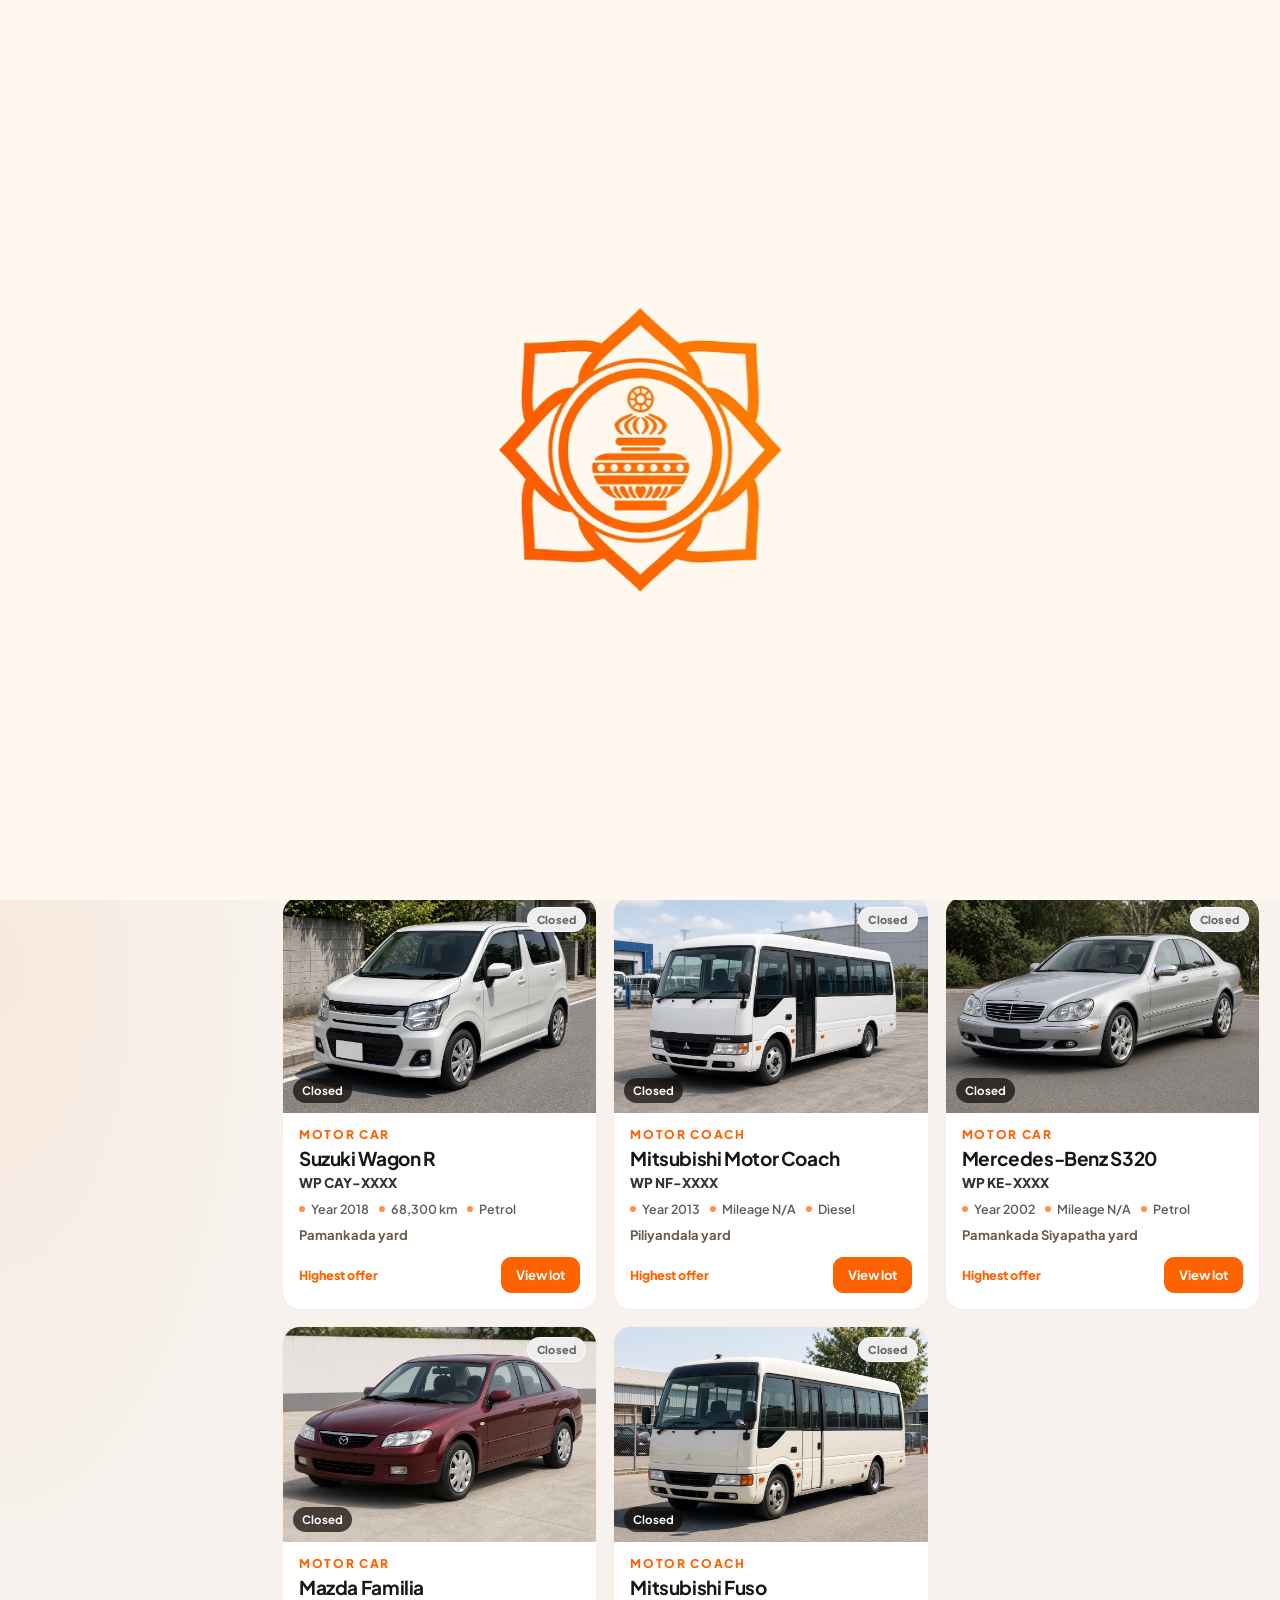
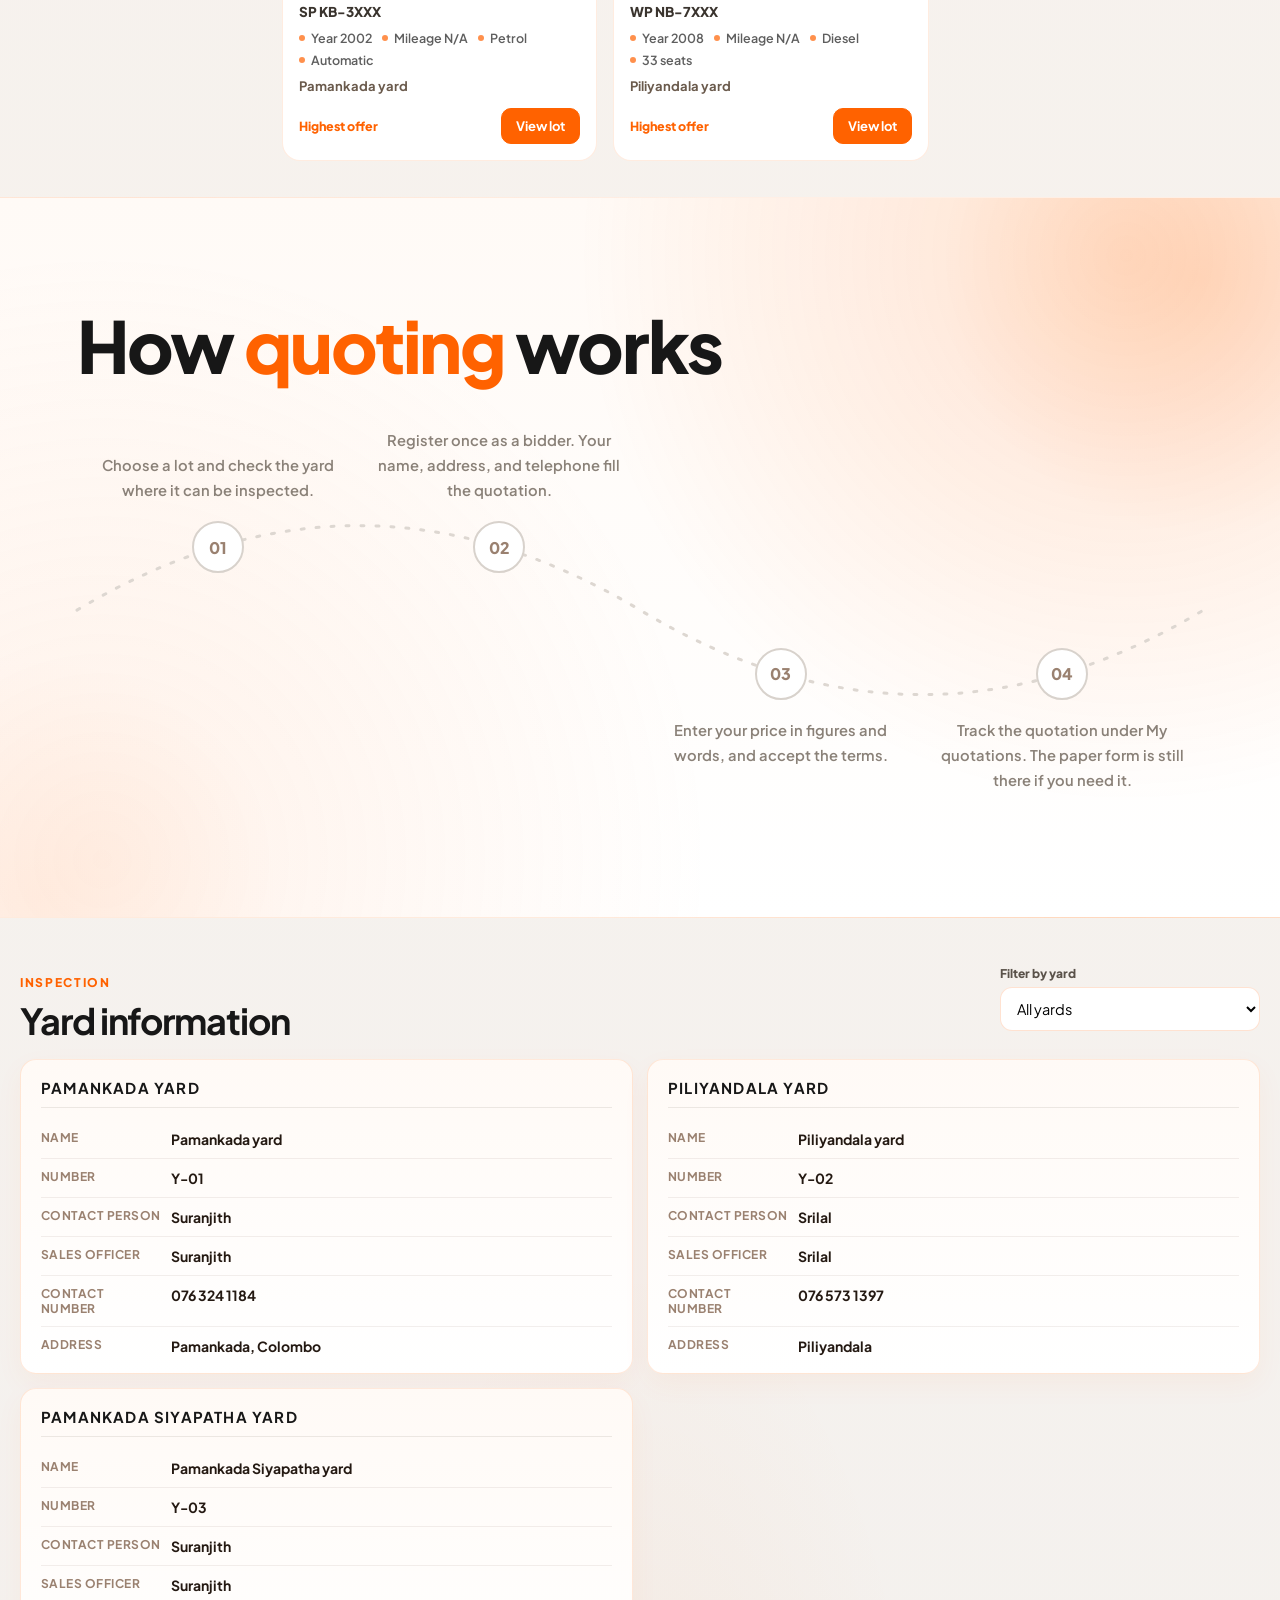
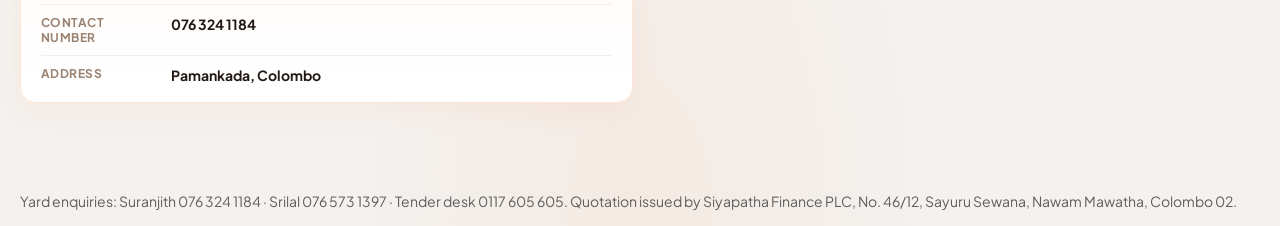
<file: tender/index.html>
<!DOCTYPE html>
<html lang="en">
<head>
  <meta charset="UTF-8">
  <meta name="viewport" content="width=device-width, initial-scale=1.0">
  <title data-i18n="tn.title">Vehicle tenders | Siyapatha Finance</title>
  <link rel="preconnect" href="https://fonts.googleapis.com">
  <link rel="preconnect" href="https://fonts.gstatic.com" crossorigin>
  <link href="https://fonts.googleapis.com/css2?family=Plus+Jakarta+Sans:wght@500;600;700;800&display=swap" rel="stylesheet">
  <link rel="icon" href="../assets/logo.png">
  <link rel="stylesheet" href="../css/tender.css">
  <link rel="stylesheet" href="../css/splash.css">
  <script src="../js/splash.js"></script>
</head>
<body>
  <div data-header></div>
  <main class="wrap tn-shell">
    <section class="tn-hero">
      <div>
        <p class="kicker">Siyapatha Finance PLC</p>
        <h1 data-i18n-html="tn.h1Html">Quote for a vehicle without the <em>paper form</em>.</h1>
        <p class="lead" data-i18n="tn.lead">The lots below are open for tender at the highest offer. Inspect at the yard, then send your quotation here. The same terms as the printed form still apply, including the Rs. 400/= tender fee.</p>
      </div>
      <ul class="tn-facts">
        <li><b data-count>8</b><span data-i18n="tn.lots">Open lots</span></li>
        <li><b>20 Nov 2026</b><span data-i18n="tn.close">Quotations close, 3.00 p.m.</span></li>
        <li><b>Rs. 400/=</b><span data-i18n="tn.fee">Tender fee on every quotation</span></li>
      </ul>
    </section>

    <div class="tn-status" role="tablist" data-i18n-aria="tn.filterBy" aria-label="Filter by" data-status-tabs>
      <button type="button" class="is-on" data-status="all"><span data-i18n="tn.statusAll">All</span> <em data-count-all>0</em></button>
      <button type="button" data-status="live"><span data-i18n="tn.statusLive">Live</span> <em data-count-live>0</em></button>
      <button type="button" data-status="closingSoon"><span data-i18n="tn.statusClosing">Closing soon</span> <em data-count-closing>0</em></button>
      <button type="button" data-status="closed"><span data-i18n="tn.closed">Closed</span> <em data-count-closed>0</em></button>
    </div>

    <div class="tn-workbench">
      <aside class="tn-filters">
        <p class="tn-filters-label" data-i18n="tn.filterBy">Filter by</p>
        <label class="field"><span data-i18n="tn.searchLabel">Search lots</span><input data-search type="search" data-i18n-placeholder="tn.search" placeholder="Search by vehicle, number, or yard"></label>
        <label class="field"><span data-i18n="tn.yard">Yard</span>
          <select data-yard>
            <option value="" data-i18n="tn.allYards">All yards</option>
          </select>
        </label>
        <label class="field"><span data-i18n="tn.kind">Category</span>
          <select data-kind>
            <option value="" data-i18n="tn.allKinds">All categories</option>
            <option value="Motor car" data-i18n="tn.car">Motor car</option>
            <option value="Motor coach" data-i18n="tn.coach">Motor coach</option>
            <option value="Dual purpose" data-i18n="tn.dual">Dual purpose</option>
          </select>
        </label>
        <div class="field tn-year-field">
          <span data-i18n="tn.yearRange">Manufacturer year</span>
          <div class="tn-year-range">
            <label>
              <span class="visually-hidden" data-i18n="tn.yearFrom">From</span>
              <input data-year-from type="number" inputmode="numeric" min="1980" max="2030" step="1" placeholder="From">
            </label>
            <span class="tn-year-sep" aria-hidden="true">–</span>
            <label>
              <span class="visually-hidden" data-i18n="tn.yearTo">To</span>
              <input data-year-to type="number" inputmode="numeric" min="1980" max="2030" step="1" placeholder="To">
            </label>
          </div>
        </div>
        <p class="tn-showing" data-showing></p>
      </aside>
      <section class="lots" data-lots></section>
    </div>

    <section class="hq" id="hq" aria-labelledby="how-title">
      <div class="hq-inner">
        <h2 id="how-title" class="hq-rv" data-i18n-html="tn.howTitleHtml">How <em>quoting</em> works</h2>
        <div class="qw" id="qw">
          <svg class="qsvg" viewBox="0 0 1200 420" preserveAspectRatio="none" aria-hidden="true">
            <path d="M0 210C200 90 400 90 600 210S1000 330 1200 210" fill="none" stroke="#ddd7d1" stroke-width="3" stroke-dasharray="3 12" stroke-linecap="round" vector-effect="non-scaling-stroke"/>
            <path id="hq-fg" d="M0 210C200 90 400 90 600 210S1000 330 1200 210" fill="none" stroke="#ff6200" stroke-width="4" stroke-linecap="round" vector-effect="non-scaling-stroke"/>
            <circle id="hq-dot" r="9" fill="#fff" stroke="#ff6200" stroke-width="4" style="filter:drop-shadow(0 0 10px rgba(255,98,0,.45))" vector-effect="non-scaling-stroke"/>
          </svg>
          <ol class="qs" id="qs">
            <li class="up"><span class="nd">01</span><p data-i18n="tn.step1">Choose a lot and check the yard where it can be inspected.</p></li>
            <li class="up"><span class="nd">02</span><p data-i18n="tn.step2">Register once as a bidder. Your name, address, and telephone fill the quotation.</p></li>
            <li class="dn"><span class="nd">03</span><p data-i18n="tn.step3">Enter your price in figures and words, and accept the terms.</p></li>
            <li class="dn"><span class="nd">04</span><p data-i18n="tn.step4">Track the quotation under My quotations. The paper form is still there if you need it.</p></li>
          </ol>
        </div>
      </div>
    </section>

    <section class="yards-block" id="yards">
      <div class="yards-head">
        <div>
          <p class="kicker" data-i18n="tn.yardsKicker">Inspection</p>
          <h2 data-i18n="tn.yardsTitle">Yard information</h2>
        </div>
        <label class="field yards-filter">
          <span data-i18n="tn.filterYard">Filter by yard</span>
          <select data-yard-info>
            <option value="" data-i18n="tn.allYards">All yards</option>
          </select>
        </label>
      </div>
      <div class="yard-grid" data-yards></div>
    </section>

    <p class="contacts" data-i18n="tn.contacts">Yard enquiries: Suranjith 076 324 1184 · Srilal 076 573 1397 · Tender desk 0117 605 605. Quotation issued by Siyapatha Finance PLC, No. 46/12, Sayuru Sewana, Nawam Mawatha, Colombo 02.</p>
  </main>
  <script src="../js/i18n.js"></script>
  <script src="../js/portal.js"></script>
  <script>Portal.mount("tenders");</script>
</body>
</html>
</file>
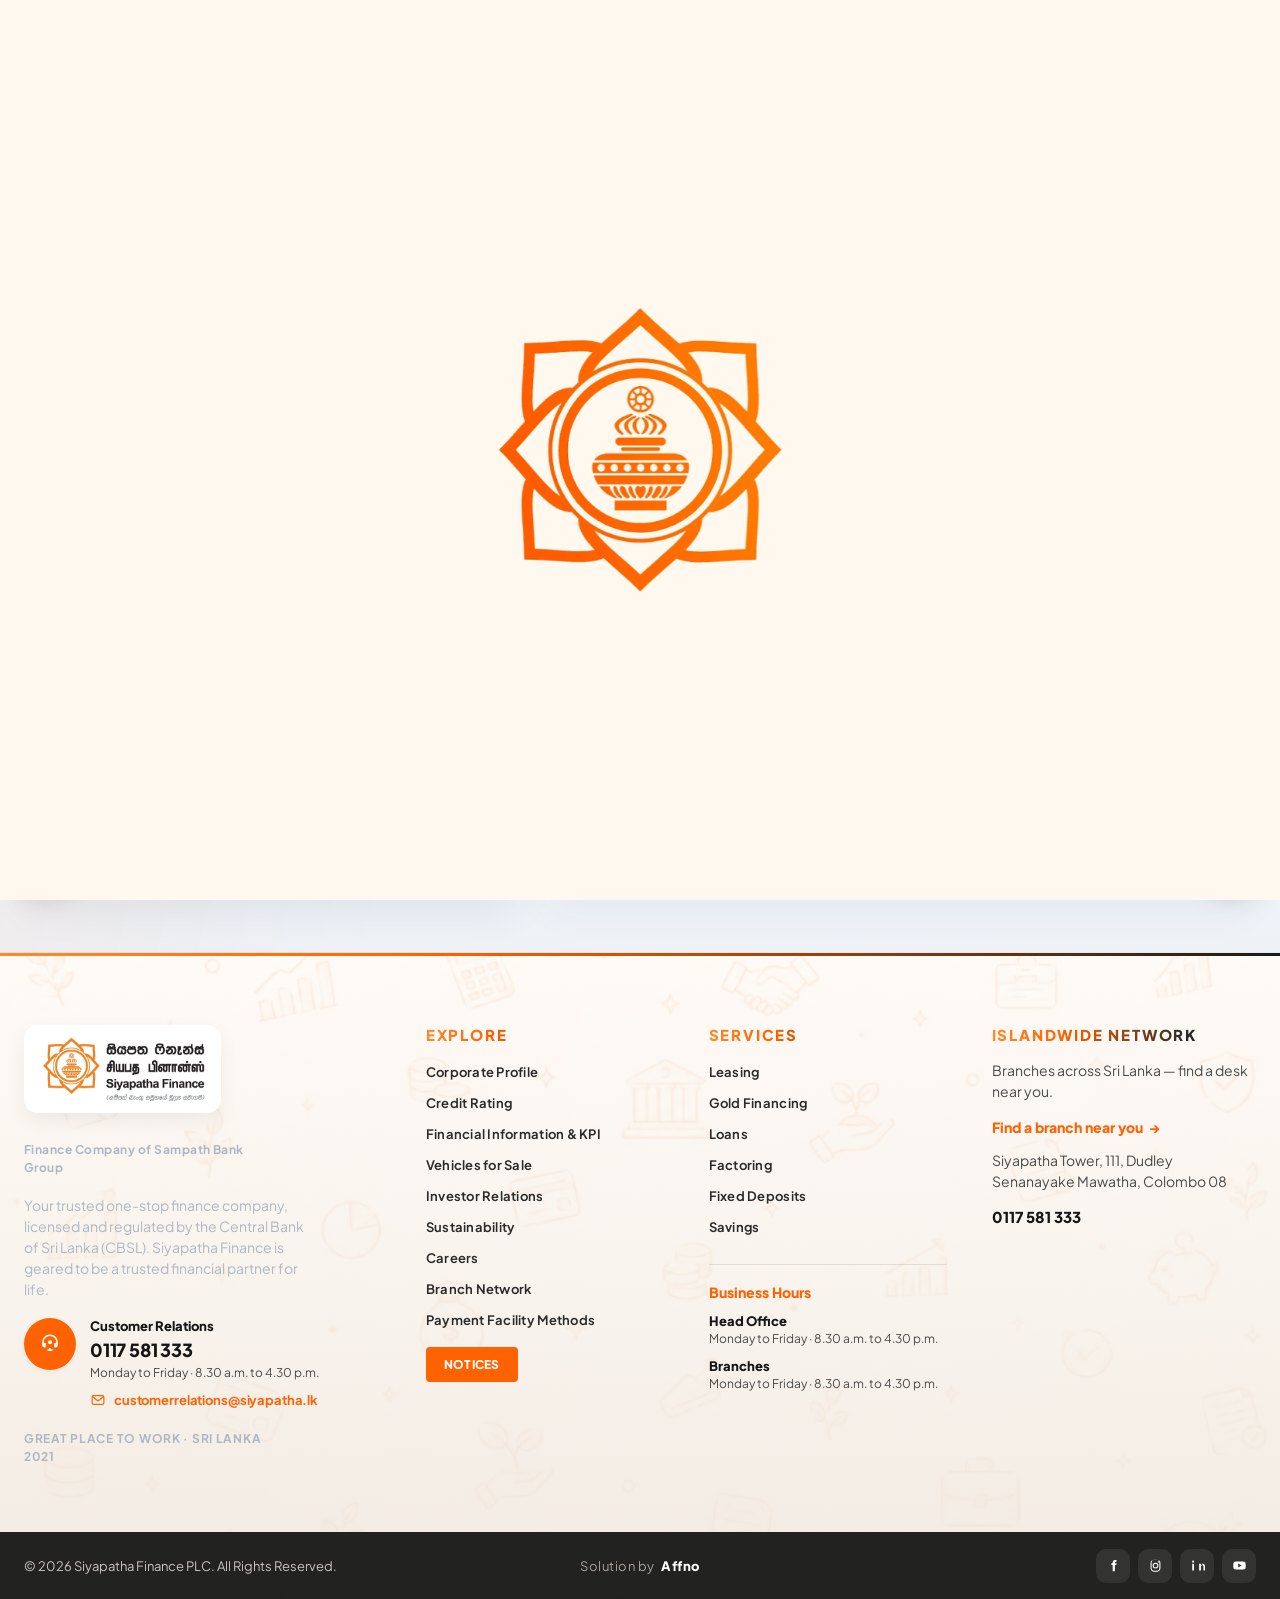
<file: branch-locator.html>
<!DOCTYPE html>
<html lang="en">
<head>
  <meta charset="UTF-8">
  <meta name="viewport" content="width=device-width, initial-scale=1.0">
  <title data-i18n="title.branch">Siyapatha Finance | Branch Locator</title>
  <meta name="description" content="Find a Siyapatha Finance branch near you — search by town, filter by region, and preview each desk on the map.">
  <link rel="icon" href="assets/logo.png">
  <link rel="preconnect" href="https://fonts.googleapis.com">
  <link rel="preconnect" href="https://fonts.gstatic.com" crossorigin>
  <link href="https://fonts.googleapis.com/css2?family=Instrument+Serif:ital@0;1&family=Plus+Jakarta+Sans:wght@500;600;700;800&display=swap" rel="stylesheet">
  <link rel="stylesheet" href="css/styles.css">
  <link rel="stylesheet" href="css/product.css">
  <link rel="stylesheet" href="css/splash.css">
  <script src="js/splash.js"></script>
</head>
<body class="product-page branch-page">
  <a class="skip" href="#locator" data-i18n="skip">Skip to the main path</a>

  <header class="product-top">
    <div class="util-bar">
      <nav class="util-nav" aria-label="Corporate links">
        <a href="index.html#investor" data-i18n="nav.investor">Investor Relations</a>
        <a href="index.html#sustainability" data-i18n="nav.sustainability">Sustainability</a>
        <a href="index.html#kpi" data-i18n="nav.kpi">Financial Information &amp; KPI</a>
        <a href="index.html#rating" data-i18n="nav.rating">Credit Rating</a>
      </nav>
    </div>
    <div class="product-wrap product-bar">
      <a class="brand" href="index.html" aria-label="Siyapatha Finance, home">
        <img class="brand-logo" src="assets/logo.png" alt="Siyapatha Finance">
      </a>

      <nav class="nav" aria-label="Primary">
        <a class="nav-link" href="index.html" data-i18n="nav.home">Home</a>
        <div class="nav-item">
          <button class="nav-link" type="button" aria-expanded="false" aria-haspopup="true">
            <span data-i18n="nav.about">About Us</span>
            <svg viewBox="0 0 12 12" aria-hidden="true"><path d="M2.2 4.3 6 8l3.8-3.7" fill="none" stroke="currentColor" stroke-width="1.4" stroke-linecap="round" stroke-linejoin="round"/></svg>
          </button>
          <div class="menu" role="menu">
            <a role="menuitem" href="index.html#about" data-i18n="nav.aboutOverview">Overview</a>
            <a role="menuitem" href="siyapatha-board-of-directors.html" data-i18n="nav.board">Board of Directors</a>
          </div>
        </div>
        <div class="nav-item">
          <button class="nav-link" type="button" aria-expanded="false" aria-haspopup="true">
            <span data-i18n="nav.products">Products</span>
            <svg viewBox="0 0 12 12" aria-hidden="true"><path d="M2.2 4.3 6 8l3.8-3.7" fill="none" stroke="currentColor" stroke-width="1.4" stroke-linecap="round" stroke-linejoin="round"/></svg>
          </button>
          <div class="menu" role="menu">
            <a role="menuitem" href="leasing.html" data-i18n="nav.leasing">Leasing</a>
            <a role="menuitem" href="index.html#gold" data-i18n="nav.gold">Gold Financing</a>
            <a role="menuitem" href="index.html#loans" data-i18n="nav.loans">Loans</a>
            <a role="menuitem" href="index.html#factoring" data-i18n="nav.factoring">Factoring</a>
            <a role="menuitem" href="siyapatha-savings.html" data-i18n="nav.savings">Savings</a>
            <a role="menuitem" href="fixed-deposit-calculator.html" data-i18n="nav.deposits">Fixed Deposits</a>
          </div>
        </div>
        <a class="nav-link" href="tender/index.html" data-i18n="nav.tenders">Tenders</a>
        <a class="nav-link" href="index.html#careers" data-i18n="nav.careers">Careers</a>
        <a class="nav-link is-active" href="branch-locator.html" data-i18n="nav.branches">Branch Network</a>
        <a class="nav-link" href="index.html#news" data-i18n="nav.news">News</a>
        <a class="nav-link" href="index.html#csr" data-i18n="nav.csr">CSR</a>
        <a class="nav-link" href="branch-locator.html" data-i18n="nav.contact">Contact Us</a>
      </nav>

      <div class="header-end">
        <a class="nav-pay" href="https://www.sampathvishwa.com/" target="_blank" rel="noopener noreferrer" data-i18n-aria="q.pay" aria-label="Pay Online">
          <svg viewBox="0 0 24 24" fill="none" stroke="currentColor" stroke-width="1.8" stroke-linecap="round" stroke-linejoin="round" aria-hidden="true"><rect x="2.8" y="6.2" width="18.4" height="12.2" rx="2.4"/><path d="M2.8 10h18.4"/><path d="M15.4 15.4h3.6"/></svg>
          <span data-i18n="q.pay">Pay Online</span>
        </a>
        <div class="lang" role="group" aria-label="Language">
          <button type="button" data-lang="en" aria-label="English">EN</button>
          <button type="button" data-lang="si" aria-label="සිංහල">සිං</button>
          <button type="button" data-lang="ta" aria-label="தமிழ்">த</button>
        </div>
      </div>

      <button class="burger" type="button" data-i18n-aria="nav.open" aria-label="Open menu" aria-expanded="false">
        <span></span><span></span><span></span>
      </button>
    </div>
  </header>

  <main id="branch-main">
<section class="branches branch-page-main" id="locator" aria-labelledby="branch-title">
      <div class="branch-bleed">
        <svg class="branch-wave branch-wave-top" viewBox="0 0 1440 80" preserveAspectRatio="none" aria-hidden="true">
          <path class="branch-wave-fill" d="M0 0h1440v32c-200-22-390 14-600 4-220-12-340-42-560-30C160 14 70 42 0 30V0Z"/>
          <path class="branch-wave-edge" d="M0 30C70 42 160 14 280 6c220-12 340 18 560 30 210 10 400-26 600-4" fill="none"/>
        </svg>
        <div class="path-inner">
          <header class="branch-head">
            <div>
              <p class="branch-kicker" data-i18n="branch.kicker">Branch locator</p>
              <h2 id="branch-title" data-i18n="branch.title">Find a branch near you.</h2>
            </div>
            <p class="branch-note" data-i18n="branch.lead">Search the list, then preview each branch on the map before you visit.</p>
          </header>

          <div class="branch-stage">
            <aside class="branch-map" data-branch-map>
              <iframe
                class="branch-map-frame"
                data-branch-frame
                title="Branch map preview"
                loading="lazy"
                referrerpolicy="no-referrer-when-downgrade"
                allowfullscreen
                src="https://maps.google.com/maps?q=Siyapatha%20Tower%2C%20111%20Dudley%20Senanayake%20Mawatha%2C%20Colombo%2008%2C%20Sri%20Lanka&z=16&output=embed"
              ></iframe>
              <div class="branch-map-chrome">
                <div>
                  <p class="branch-map-kicker" data-i18n="branch.mapPreview">Map preview</p>
                  <strong data-branch-map-name>Colombo 08 · Head office</strong>
                </div>
                <a
                  class="branch-map-open"
                  data-branch-map-open
                  href="https://www.google.com/maps/search/?api=1&query=Siyapatha%20Tower%2C%20111%20Dudley%20Senanayake%20Mawatha%2C%20Colombo%2008%2C%20Sri%20Lanka"
                  target="_blank"
                  rel="noopener noreferrer"
                  data-i18n="branch.openMaps"
                >Open in Google Maps</a>
              </div>
            </aside>

            <div class="branch-panel">
              <div class="branch-tools">
                <label class="branch-search">
                  <span class="branch-search-ico" aria-hidden="true"></span>
                  <input id="branch-search" type="search" data-i18n-placeholder="branch.search" data-i18n-aria="branch.search" placeholder="Search by town or road" aria-label="Search by town or road">
                </label>
                <div class="chips" role="group" data-i18n-aria="branch.regions" aria-label="Region">
                  <button type="button" class="is-on" data-region="all" data-i18n="branch.all">All</button>
                  <button type="button" data-region="western" data-i18n="branch.west">Western</button>
                  <button type="button" data-region="south" data-i18n="branch.south">Southern</button>
                  <button type="button" data-region="central" data-i18n="branch.central">Central</button>
                  <button type="button" data-region="north" data-i18n="branch.north">North</button>
                  <button type="button" data-region="east" data-i18n="branch.east">East</button>
                </div>
              </div>

              <ul class="branch-list" data-branch-list>
                <li class="is-on" data-branch data-region="western" data-map="Siyapatha Tower, 111 Dudley Senanayake Mawatha, Colombo 08, Sri Lanka" tabindex="0" role="button" aria-pressed="true">
                  <span class="branch-pin" aria-hidden="true"></span>
                  <div class="branch-copy"><strong>Colombo 08 · Head office</strong><span>Siyapatha Tower, 111, Dudley Senanayake Mawatha</span></div>
                  <a href="tel:+94117605605">0117 605 605</a>
                </li>
                <li data-branch data-region="western" data-map="Siyapatha Finance Dehiwala, 249 Galle Road, Dehiwala, Sri Lanka" tabindex="0" role="button" aria-pressed="false">
                  <span class="branch-pin" aria-hidden="true"></span>
                  <div class="branch-copy"><strong>Dehiwala</strong><span>249, Galle Road</span></div>
                  <a href="tel:+94117605665">0117 605 665</a>
                </li>
                <li data-branch data-region="western" data-map="Siyapatha Finance Homagama, 134 Station Road, Homagama, Sri Lanka" tabindex="0" role="button" aria-pressed="false">
                  <span class="branch-pin" aria-hidden="true"></span>
                  <div class="branch-copy"><strong>Homagama</strong><span>134, Station Road</span></div>
                  <a href="tel:+94117605535">0117 605 535</a>
                </li>
                <li data-branch data-region="western" data-map="Siyapatha Finance Boralesgamuwa, 192B Kesbewa Road, Boralesgamuwa, Sri Lanka" tabindex="0" role="button" aria-pressed="false">
                  <span class="branch-pin" aria-hidden="true"></span>
                  <div class="branch-copy"><strong>Boralesgamuwa</strong><span>192B, Kesbewa Road</span></div>
                  <a href="tel:+94117292300">011 729 2300</a>
                </li>
                <li data-branch data-region="western" data-map="Siyapatha Finance Kottawa, 203/1 Horana Road, Kottawa, Sri Lanka" tabindex="0" role="button" aria-pressed="false">
                  <span class="branch-pin" aria-hidden="true"></span>
                  <div class="branch-copy"><strong>Kottawa</strong><span>203/1, Horana Road</span></div>
                  <a href="tel:+94117789800">0117 789 800</a>
                </li>
                <li data-branch data-region="western" data-map="Siyapatha Finance Horana, 41 Panadura Road, Horana, Sri Lanka" tabindex="0" role="button" aria-pressed="false">
                  <span class="branch-pin" aria-hidden="true"></span>
                  <div class="branch-copy"><strong>Horana</strong><span>41, 41/1, Panadura Road</span></div>
                  <a href="tel:+94347193525">034 719 3525</a>
                </li>
                <li data-branch data-region="south" data-map="Siyapatha Finance Ambalangoda, 29 Galle Road, Ambalangoda, Sri Lanka" tabindex="0" role="button" aria-pressed="false">
                  <span class="branch-pin" aria-hidden="true"></span>
                  <div class="branch-copy"><strong>Ambalangoda</strong><span>29, Galle Road</span></div>
                  <a href="tel:+94917605235">0917 605 235</a>
                </li>
                <li data-branch data-region="central" data-map="Siyapatha Finance Hatton, 07 Circular Road, Hatton, Sri Lanka" tabindex="0" role="button" aria-pressed="false">
                  <span class="branch-pin" aria-hidden="true"></span>
                  <div class="branch-copy"><strong>Hatton</strong><span>07, Circular Road</span></div>
                  <a href="tel:+94517605605">0517 605 605</a>
                </li>
                <li data-branch data-region="uva" data-map="Siyapatha Finance Bandarawela, 119 Main Street, Bandarawela, Sri Lanka" tabindex="0" role="button" aria-pressed="false">
                  <span class="branch-pin" aria-hidden="true"></span>
                  <div class="branch-copy"><strong>Bandarawela</strong><span>119, Main Street</span></div>
                  <a href="tel:+94577065015">057 706 5015</a>
                </li>
                <li data-branch data-region="north" data-map="Siyapatha Finance Chunnakam, 108 KKS Road, Chunnakam, Sri Lanka" tabindex="0" role="button" aria-pressed="false">
                  <span class="branch-pin" aria-hidden="true"></span>
                  <div class="branch-copy"><strong>Chunnakam</strong><span>108, K.K.S Road</span></div>
                  <a href="tel:+94214658625">021 465 8625</a>
                </li>
                <li data-branch data-region="north" data-map="Siyapatha Finance Anuradhapura, 213/4 Maithreepala Senanayake Mawatha, Anuradhapura, Sri Lanka" tabindex="0" role="button" aria-pressed="false">
                  <span class="branch-pin" aria-hidden="true"></span>
                  <div class="branch-copy"><strong>Anuradhapura</strong><span>213/4, Maithreepala Senanayake Mawatha</span></div>
                  <a href="tel:+94257605605">0257 605 605</a>
                </li>
                <li data-branch data-region="east" data-map="Siyapatha Finance Batticaloa, 257 Trinco Road, Batticaloa, Sri Lanka" tabindex="0" role="button" aria-pressed="false">
                  <span class="branch-pin" aria-hidden="true"></span>
                  <div class="branch-copy"><strong>Batticaloa</strong><span>257, 259, Trinco Road</span></div>
                  <a href="tel:+94657605605">0657 605 605</a>
                </li>
                <li data-branch data-region="east" data-map="Siyapatha Finance Ampara, 32 D.S. Senanayake Street, Ampara, Sri Lanka" tabindex="0" role="button" aria-pressed="false">
                  <span class="branch-pin" aria-hidden="true"></span>
                  <div class="branch-copy"><strong>Ampara</strong><span>32, D. S. Senanayake Street</span></div>
                  <a href="tel:+94637605605">0637 605 605</a>
                </li>
                <li data-branch data-region="east" data-map="Siyapatha Finance Akkaraipattu, 130 Sagama Road, Akkaraipattu, Sri Lanka" tabindex="0" role="button" aria-pressed="false">
                  <span class="branch-pin" aria-hidden="true"></span>
                  <div class="branch-copy"><strong>Akkaraipattu</strong><span>130, Sagama Road</span></div>
                  <a href="tel:+94677605655">0677 605 655</a>
                </li>
              </ul>
              <p class="branch-empty" data-branch-empty hidden data-i18n="branch.empty">No branch matches that. Try another town, or open the full network.</p>
              <a class="branch-full" href="https://www.siyapatha.lk/branch/" target="_blank" rel="noopener noreferrer" data-i18n="branch.full">Full islandwide network</a>
            </div>
          </div>
        </div>
      </div>
    </section>
  </main>

  <script src="js/i18n.js"></script>
  <script src="js/main.js"></script>
  <script src="js/site-chrome.js"></script>
  <script src="js/branch-locator.js"></script>
</body>
</html>
</file>
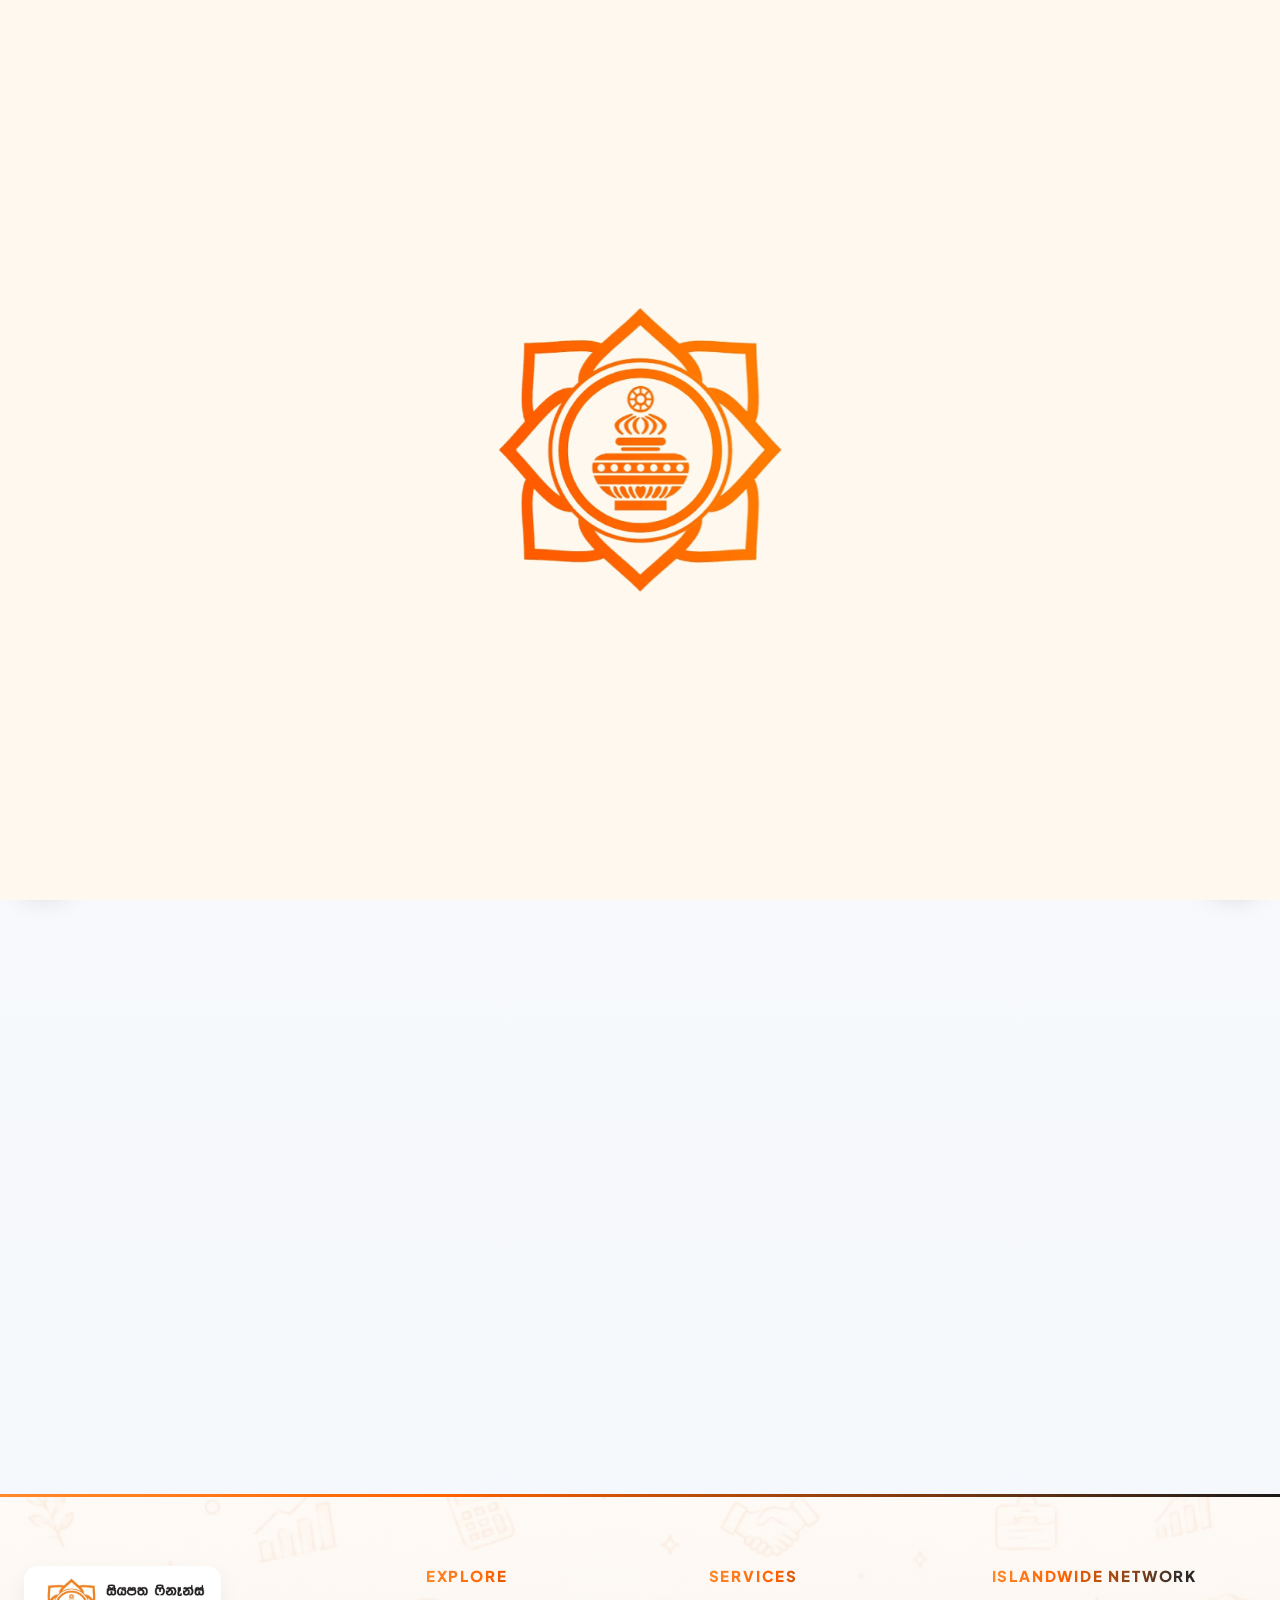
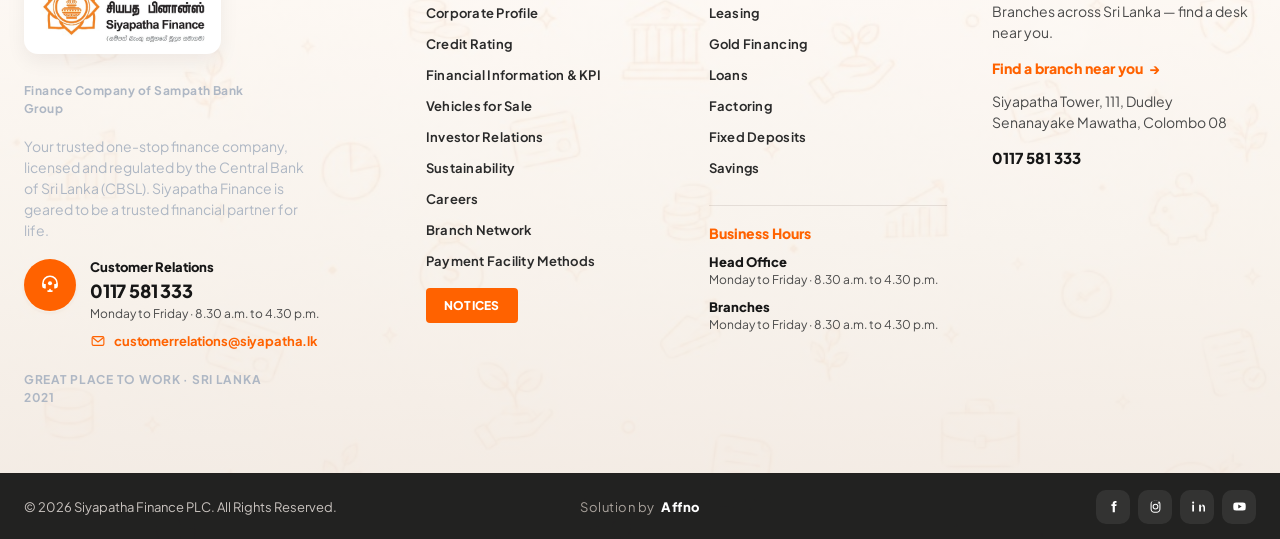
<file: fixed-deposit-calculator.html>
<!DOCTYPE html>
<html lang="en" class="js">
<head>
  <meta charset="UTF-8">
  <meta name="viewport" content="width=device-width, initial-scale=1.0">
  <title>Siyapatha Finance | Fixed Deposit Calculator</title>
  <meta name="description" content="Estimate your Siyapatha fixed deposit returns — choose term, amount, and payout style before you visit a branch.">
  <link rel="icon" href="assets/logo.png">
  <link rel="preconnect" href="https://fonts.googleapis.com">
  <link rel="preconnect" href="https://fonts.gstatic.com" crossorigin>
  <link href="https://fonts.googleapis.com/css2?family=Instrument+Serif:ital@0;1&family=Plus+Jakarta+Sans:wght@500;600;700;800&display=swap" rel="stylesheet">
  <link rel="stylesheet" href="css/styles.css">
  <link rel="stylesheet" href="css/product.css">
  <link rel="stylesheet" href="css/fd-calculator.css">
  <link rel="stylesheet" href="css/splash.css">
  <script src="js/splash.js"></script>
</head>
<body class="product-page fd-page">
  <a class="skip" href="#fd-main">Skip to calculator</a>

  <header class="product-top">
    <div class="util-bar">
      <nav class="util-nav" aria-label="Corporate links">
        <a href="index.html#investor" data-i18n="nav.investor">Investor Relations</a>
        <a href="index.html#sustainability" data-i18n="nav.sustainability">Sustainability</a>
        <a href="index.html#kpi" data-i18n="nav.kpi">Financial Information &amp; KPI</a>
        <a href="index.html#rating" data-i18n="nav.rating">Credit Rating</a>
      </nav>
    </div>
    <div class="product-wrap product-bar">
      <a class="brand" href="index.html" aria-label="Siyapatha Finance, home">
        <img class="brand-logo" src="assets/logo.png" alt="Siyapatha Finance">
      </a>

      <nav class="nav" aria-label="Primary">
        <a class="nav-link" href="index.html" data-i18n="nav.home">Home</a>
        <div class="nav-item">
          <button class="nav-link" type="button" aria-expanded="false" aria-haspopup="true">
            <span data-i18n="nav.about">About Us</span>
            <svg viewBox="0 0 12 12" aria-hidden="true"><path d="M2.2 4.3 6 8l3.8-3.7" fill="none" stroke="currentColor" stroke-width="1.4" stroke-linecap="round" stroke-linejoin="round"/></svg>
          </button>
          <div class="menu" role="menu">
            <a role="menuitem" href="index.html#about" data-i18n="nav.aboutOverview">Overview</a>
            <a role="menuitem" href="siyapatha-board-of-directors.html" data-i18n="nav.board">Board of Directors</a>
          </div>
        </div>
        <div class="nav-item">
          <button class="nav-link is-active" type="button" aria-expanded="false" aria-haspopup="true">
            <span data-i18n="nav.products">Products</span>
            <svg viewBox="0 0 12 12" aria-hidden="true"><path d="M2.2 4.3 6 8l3.8-3.7" fill="none" stroke="currentColor" stroke-width="1.4" stroke-linecap="round" stroke-linejoin="round"/></svg>
          </button>
          <div class="menu" role="menu">
            <a role="menuitem" href="leasing.html" data-i18n="nav.leasing">Leasing</a>
            <a role="menuitem" href="index.html#gold" data-i18n="nav.gold">Gold Financing</a>
            <a role="menuitem" href="index.html#loans" data-i18n="nav.loans">Loans</a>
            <a role="menuitem" href="index.html#factoring" data-i18n="nav.factoring">Factoring</a>
            <a role="menuitem" href="siyapatha-savings.html" data-i18n="nav.savings">Savings</a>
            <a role="menuitem" href="fixed-deposit-calculator.html" data-i18n="nav.deposits">Fixed Deposits</a>
          </div>
        </div>
        <a class="nav-link" href="tender/index.html" data-i18n="nav.tenders">Tenders</a>
        <a class="nav-link" href="index.html#careers" data-i18n="nav.careers">Careers</a>
        <a class="nav-link" href="branch-locator.html" data-i18n="nav.branches">Branch Network</a>
        <a class="nav-link" href="index.html#news" data-i18n="nav.news">News</a>
        <a class="nav-link" href="index.html#csr" data-i18n="nav.csr">CSR</a>
        <a class="nav-link" href="branch-locator.html" data-i18n="nav.contact">Contact Us</a>
      </nav>

      <div class="header-end">
        <a class="nav-pay" href="https://www.sampathvishwa.com/" target="_blank" rel="noopener noreferrer" data-i18n-aria="q.pay" aria-label="Pay Online">
          <svg viewBox="0 0 24 24" fill="none" stroke="currentColor" stroke-width="1.8" stroke-linecap="round" stroke-linejoin="round" aria-hidden="true"><rect x="2.8" y="6.2" width="18.4" height="12.2" rx="2.4"/><path d="M2.8 10h18.4"/><path d="M15.4 15.4h3.6"/></svg>
          <span data-i18n="q.pay">Pay Online</span>
        </a>
        <div class="lang" role="group" aria-label="Language">
          <button type="button" data-lang="en" aria-label="English">EN</button>
          <button type="button" data-lang="si" aria-label="සිංහල">සිං</button>
          <button type="button" data-lang="ta" aria-label="தமிழ்">த</button>
        </div>
      </div>

      <button class="burger" type="button" data-i18n-aria="nav.open" aria-label="Open menu" aria-expanded="false">
        <span></span><span></span><span></span>
      </button>
    </div>
  </header>

  <main class="fd-main" id="fd-main">
    <section class="fd-top" aria-labelledby="fd-title">
      <p class="fd-eyebrow it" style="--i:0"><i></i>FD Calculator</p>
      <h1 id="fd-title" class="it fd-land-title" style="--i:1">Tell us about your deposit.</h1>

      <p class="fd-sent it" style="--i:2">I’m a <button class="fd-tok" id="tType" type="button" aria-label="Switch customer type">General public</button> customer, depositing <span class="fd-tin">Rs&nbsp;<input id="amt" inputmode="numeric" autocomplete="off" value="1,000,000" aria-label="Deposit amount in rupees"></span> for <span class="fd-tok static" id="tTerm">12 months</span>, with my interest paid <button class="fd-tok" id="tMode" type="button" aria-label="Switch payout">at maturity</button>.</p>
      <p class="fd-note" id="note" aria-live="polite"></p>

      <div class="it" style="--i:3">
        <input type="range" id="rng" min="100000" max="10000000" step="50000" value="1000000" aria-label="Deposit amount slider">
        <div class="fd-quick" id="quick">
          <button type="button" data-v="100000">Rs 100K</button>
          <button type="button" data-v="500000">Rs 500K</button>
          <button type="button" data-v="1000000">Rs 1M</button>
          <button type="button" data-v="5000000">Rs 5M</button>
          <button type="button" data-v="10000000">Rs 10M</button>
        </div>
      </div>

      <div class="it fd-term" style="--i:4">
        <div class="fd-rl"><span>CHOOSE YOUR TERM</span><span>MONTHS</span></div>
        <div class="fd-ruler"><div class="fd-rail" id="rail" role="group" aria-label="Term in months"></div></div>
  </div>
</section>

    <section class="fd-band it fd-land-band" style="--i:5" aria-label="Deposit results">
      <svg viewBox="0 0 1200 46" preserveAspectRatio="none" aria-hidden="true">
        <path d="M0 46V26C200 4 380 40 600 22S1000 4 1200 24V46Z" fill="#fff8f2"/>
        <path d="M0 26C200 4 380 40 600 22S1000 4 1200 24" fill="none" stroke="#ff6200" stroke-width="2"/>
      </svg>
      <div class="fd-in">
        <div>
          <div class="fd-k" id="k">VALUE AT MATURITY · BEFORE TAX</div>
          <div class="fd-big" id="big">Rs 0.00</div>
          <div class="fd-after" id="afterL">After tax you receive<b id="after">Rs 0.00</b></div>
          <label class="fd-sw">
            <input type="checkbox" id="tax" checked>
            <s></s>
            <span>Deduct 10% advance income tax<br>Residents within the personal relief can submit a declaration.</span>
          </label>
    <div>
            <a class="fd-cta" id="cta" href="branch-locator.html">Open a fixed deposit<span class="dot"><svg width="18" height="18" viewBox="0 0 24 24" fill="none" stroke="currentColor" stroke-width="2.4" stroke-linecap="round" stroke-linejoin="round"><path d="M5 12h14M13 6l6 6-6 6"/></svg></span></a>
            <span class="fd-call">or call <a href="tel:0772605605">0772 605 605</a></span>
          </div>
    </div>
    <div>
          <div class="fd-k" style="margin-bottom:12px">WHERE YOUR MONEY GOES</div>
          <div class="fd-bar" id="bar">
            <span class="fd-s1" id="b1" title="Your deposit"></span>
            <span class="fd-s2" id="b2" title="Net interest"></span>
            <span class="fd-s3" id="b3" title="Advance income tax"></span>
          </div>
          <div class="fd-lg">
            <div><i class="fd-s1"></i>Your deposit<b id="l1"></b></div>
            <div><i class="fd-s2"></i>Net interest<b id="l2"></b></div>
            <div><i class="fd-s3"></i>Tax<b id="l3"></b></div>
          </div>
          <div class="fd-stats">
            <div>Interest rate p.a.<b id="st1"></b></div>
            <div>Annual effective rate (AER)<b id="st2"></b></div>
          </div>
          <div class="fd-tl" id="tl"></div>
    </div>
  </div>
      <p class="fd-fine">Indicative figures only. Based on Siyapatha Finance fixed deposit rates effective 17 August 2026, using simple interest on whole months ÷ 12; rates are per annum and may change without notice. The annual effective rate is a comparison figure, not a second interest payment. Advance income tax is calculated at 10% of each interest payment and is indicative. Your deposit confirmation is the binding figure. Siyapatha Finance PLC is licensed by the Monetary Board of the Central Bank of Sri Lanka.</p>
</section>
  </main>

  <script src="js/i18n.js"></script>
  <script src="js/main.js"></script>
  <script src="js/site-chrome.js"></script>
<script>
(function () {
  var D = {
    general: {1:[7.75],2:[8.00],3:[9.00],4:[9.25],6:[9.50,9.00],12:[10.00,9.25],13:[10.00,9.50],15:[12.50,9.75],18:[12.75,9.75],24:[10.75,10.00],36:[11.25,10.25],37:[12.00,10.25],48:[12.50,10.00],60:[13.00,10.00]},
    senior: {1:[7.75],2:[8.00],3:[9.00],4:[9.25],6:[9.50,9.00],12:[10.50,9.75],13:[10.50,9.75],15:[12.50,10.00],18:[12.75,10.25],24:[11.25,10.50],36:[11.50,10.75],37:[12.50,10.75],48:[13.00,10.50],60:[13.50,10.50]}
  };
  var S = { t: "general", P: 1000000, m: 12, mode: "maturity", tax: true }, ready = false, tlKey = "";
  var reduce = window.matchMedia && matchMedia("(prefers-reduced-motion: reduce)").matches;
  var $ = function (i) { return document.getElementById(i); };
  var R = function (x) { return Math.round((x + Number.EPSILON) * 100) / 100; };
  var money = function (v) {
    v = Math.abs(v) < 0.005 ? 0 : v;
    return "Rs " + v.toLocaleString("en-US", { minimumFractionDigits: 2, maximumFractionDigits: 2 });
  };
  var pc = function (v) { return v.toFixed(2) + "%"; };

  function tw(el, v, f) {
    var a = el._v || 0, t0 = performance.now();
    el._v = v;
    cancelAnimationFrame(el._r);
    if (reduce || !ready) { el.textContent = f(v); return; }
    (function s(t) {
      var p = Math.min((t - t0) / 650, 1), e = 1 - Math.pow(1 - p, 3);
      el.textContent = f(a + (v - a) * e);
      if (p < 1) el._r = requestAnimationFrame(s);
    })(t0);
  }

  function calc() {
    var d = D[S.t][S.m], mo = S.mode === "monthly" && d[1] != null, P = S.P, m = S.m, o = { mo: mo, P: P };
    if (!mo) {
      var r = d[0] / 100, T = m / 12, g = R(P * r * m / 12), tx = S.tax ? R(g * 0.1) : 0;
      o.k = "VALUE AT MATURITY · BEFORE TAX";
      o.big = P + g;
      o.al = "After tax you receive at maturity";
      o.af = P + g - tx;
      o.net = g - tx;
      o.tax = tx;
      o.rate = d[0];
      o.aer = (Math.pow(1 + r * T, 1 / T) - 1) * 100;
    } else {
      var r2 = d[1] / 100, gm = R(P * r2 / 12), tm = S.tax ? R(gm * 0.1) : 0;
      o.k = "INTEREST EVERY MONTH · BEFORE TAX";
      o.big = gm;
      o.al = "After tax you receive each month";
      o.af = gm - tm;
      o.net = R((gm - tm) * m);
      o.tax = R(tm * m);
      o.rate = d[1];
      o.aer = (Math.pow(1 + r2 / 12, 12) - 1) * 100;
    }
    return o;
  }

  function setTl(o) {
    var key = o.mo + "|" + S.m;
    if (key === tlKey) return;
    tlKey = key;
    var h = "";
    if (o.mo) {
      h = '<div class="fd-tlc">' + S.m + ' monthly payments, then your deposit comes back</div><div class="fd-dots">';
      for (var k = 0; k < S.m; k++) h += '<i style="--n:' + k + '"></i>';
      h += '<i class="end" style="--n:' + S.m + '"></i></div>';
    } else {
      h = '<div class="fd-tlc">One payment on the maturity date, ' + S.m + (S.m == 1 ? " month" : " months") + ' from today</div><div class="fd-ln"><span></span></div>';
    }
    $("tl").innerHTML = h;
  }

  function render() {
    var d = D[S.t][S.m], note = "";
    if (d[1] == null && S.mode === "monthly") {
      S.mode = "maturity";
      note = "Monthly payout isn’t offered for terms under 6 months, so we’ve switched you to maturity.";
    } else if (d[1] == null) {
      note = "Monthly payout is available from 6 months.";
    }
    $("note").textContent = note;
    var o = calc();
    $("tType").textContent = S.t === "senior" ? "Senior citizen (60+)" : "General public";
    $("tTerm").textContent = S.m + (S.m == 1 ? " month" : " months");
    $("tMode").textContent = S.mode === "monthly" ? "every month" : "at maturity";
    $("k").textContent = o.k;
    $("afterL").firstChild.textContent = o.al;
    tw($("big"), o.big, money);
    tw($("after"), o.af, money);
    tw($("l1"), o.P, money);
    tw($("l2"), o.net, money);
    tw($("l3"), o.tax, money);
    tw($("st1"), o.rate, pc);
    tw($("st2"), o.aer, pc);
    var tot = o.P + o.net + o.tax || 1;
    $("b1").style.flexGrow = o.P / tot * 100;
    $("b2").style.flexGrow = o.net / tot * 100;
    $("b3").style.flexGrow = o.tax / tot * 100;
    [].forEach.call($("rail").children, function (b) {
      b.classList.toggle("on", +b.dataset.m === S.m);
    });
    var rg = $("rng");
    rg.style.setProperty("--p", Math.min(100, Math.max(0, (S.P - rg.min) / (rg.max - rg.min) * 100)) + "%");
    setTl(o);
  }

  function flip(el) {
    el.classList.remove("flip");
    void el.offsetWidth;
    if (!reduce) el.classList.add("flip");
  }

  var rail = $("rail");
  Object.keys(D.general).forEach(function (m) {
    var b = document.createElement("button");
    b.type = "button";
    b.className = "fd-tk";
    b.dataset.m = m;
    b.setAttribute("aria-label", m + (m == 1 ? " month" : " months"));
    b.innerHTML = "<b>" + m + "</b><i></i>";
    b.onclick = function () { S.m = +m; render(); };
    rail.appendChild(b);
  });

  if (!reduce && window.matchMedia("(pointer:fine)").matches) {
    rail.onmousemove = function (e) {
      [].forEach.call(rail.children, function (b) {
        var r = b.getBoundingClientRect(), d = Math.abs(e.clientX - (r.left + r.width / 2));
        b.style.setProperty("--s", (1 + 1.1 * Math.exp(-Math.pow(d / 70, 2))).toFixed(2));
      });
    };
    rail.onmouseleave = function () {
      [].forEach.call(rail.children, function (b) { b.style.setProperty("--s", 1); });
    };
  }

  $("tType").onclick = function () {
    S.t = S.t === "general" ? "senior" : "general";
    flip(this);
    render();
  };
  $("tMode").onclick = function () {
    if (D[S.t][S.m][1] == null) {
      $("note").textContent = "Monthly payout is available from 6 months.";
      return;
    }
    S.mode = S.mode === "monthly" ? "maturity" : "monthly";
    flip(this);
    render();
  };

  var ai = $("amt"), rg = $("rng");
  function fit() { ai.style.width = Math.max(3, ai.value.length + 0.6) + "ch"; }
  function setP(v) {
    S.P = Math.min(1e10, Math.max(0, Math.round(v) || 0));
    ai.value = S.P.toLocaleString("en-US");
    rg.value = Math.min(rg.max, Math.max(rg.min, S.P));
    fit();
    render();
  }
  ai.oninput = function () {
    var c = ai.value.replace(/[^\d]/g, "");
    S.P = Math.min(1e10, +c || 0);
    ai.value = c ? (+c).toLocaleString("en-US") : "";
    rg.value = Math.min(rg.max, Math.max(rg.min, S.P));
    fit();
    render();
  };
  rg.oninput = function () { setP(+rg.value); };
  $("quick").onclick = function (e) {
    var b = e.target.closest("button");
    if (b) setP(+b.dataset.v);
  };
  $("tax").onchange = function (e) { S.tax = e.target.checked; render(); };

  [].forEach.call(document.querySelectorAll("#quick button"), function (btn, i) {
    btn.style.setProperty("--qi", String(i));
  });

  function go() {
    if (document.documentElement.classList.contains("ready")) return;
    document.documentElement.classList.add("ready");
    document.body.classList.add("ready");
    setTimeout(function () {
      [].forEach.call(document.querySelectorAll("#big,#after,#l1,#l2,#l3,#st1,#st2"), function (e) { e._v = 0; });
      tlKey = "";
      ready = true;
      render();
    }, 280);
  }

  function afterSplash(fn) {
    if (!document.documentElement.classList.contains("is-splash")) {
      fn();
      return;
    }
    var obs = new MutationObserver(function () {
      if (!document.documentElement.classList.contains("is-splash")) {
        obs.disconnect();
        setTimeout(fn, 60);
      }
    });
    obs.observe(document.documentElement, { attributes: true, attributeFilter: ["class"] });
    setTimeout(function () {
      obs.disconnect();
      fn();
    }, 4200);
  }

  fit();
  render();
  if (reduce) {
    ready = true;
    document.documentElement.classList.add("ready");
    document.body.classList.add("ready");
    render();
  } else {
    afterSplash(function () { setTimeout(go, 40); });
  }
})();
</script>
</body>
</html>
</file>
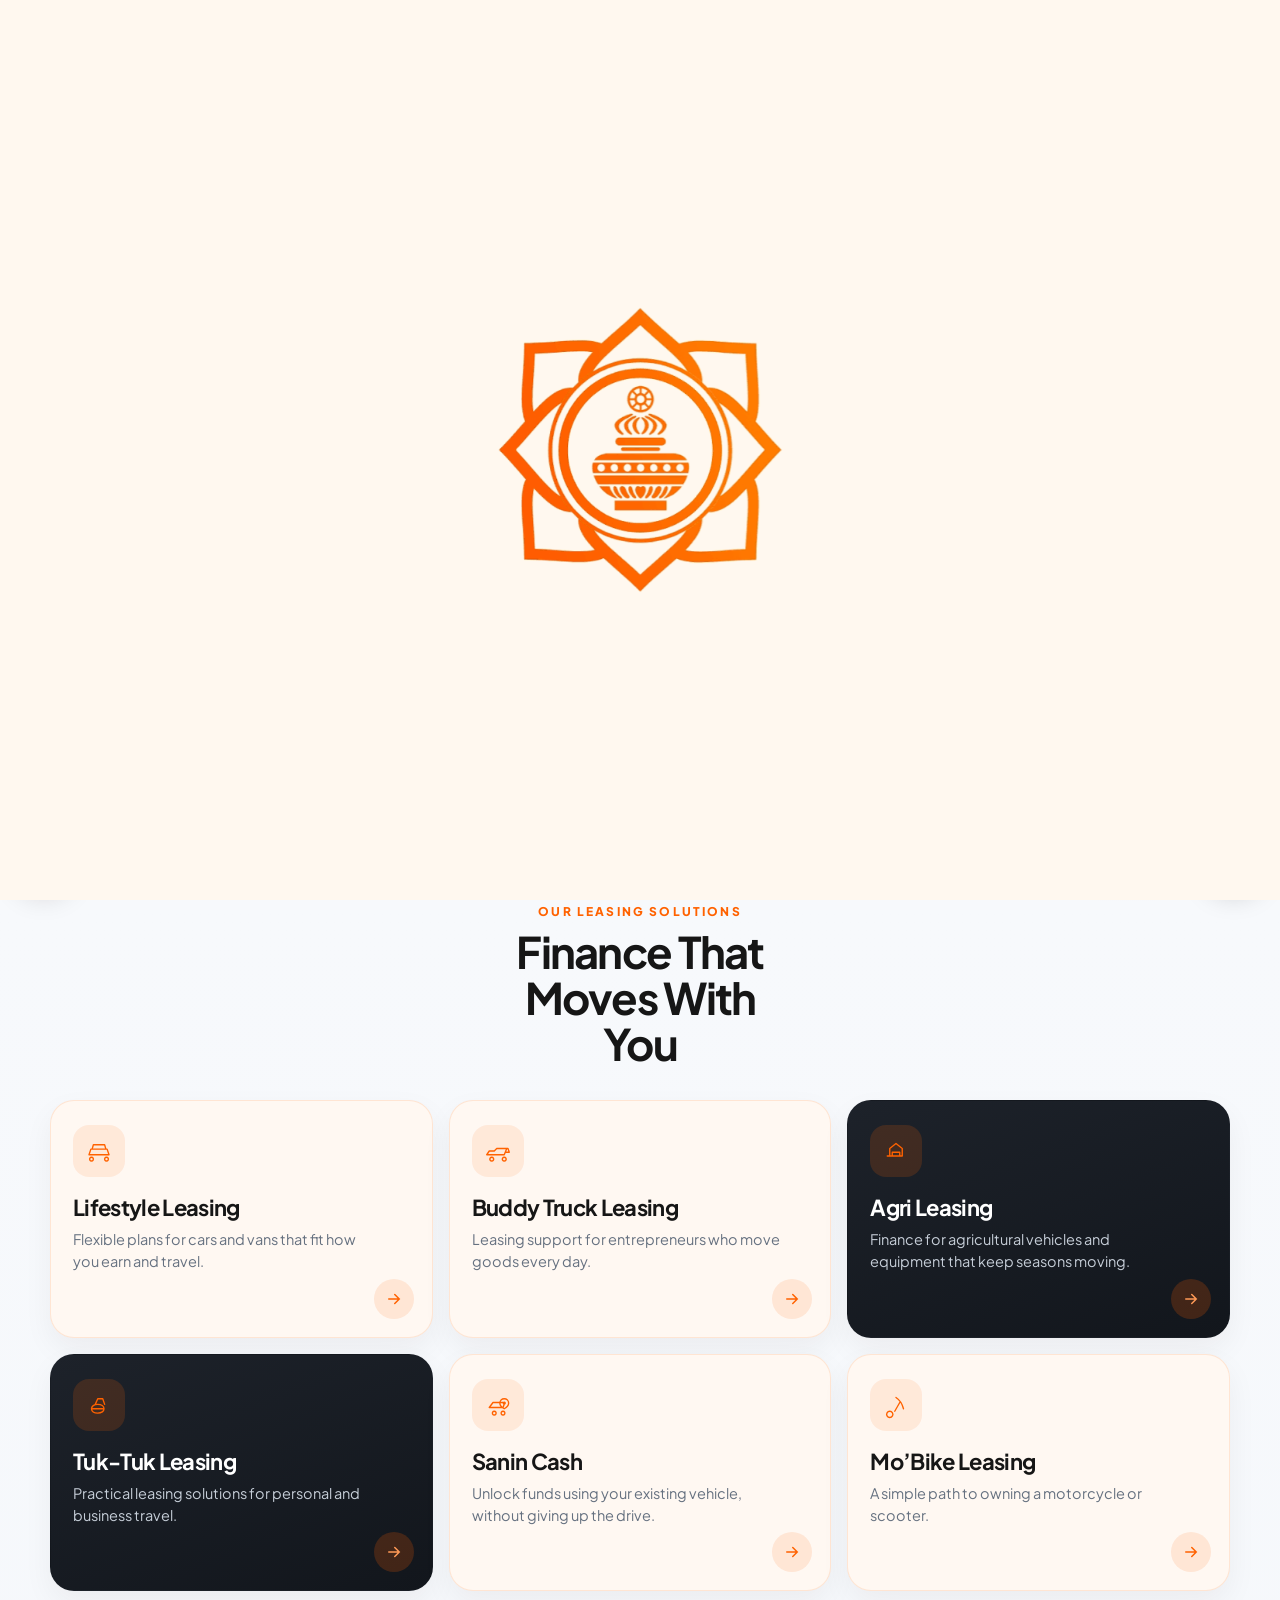
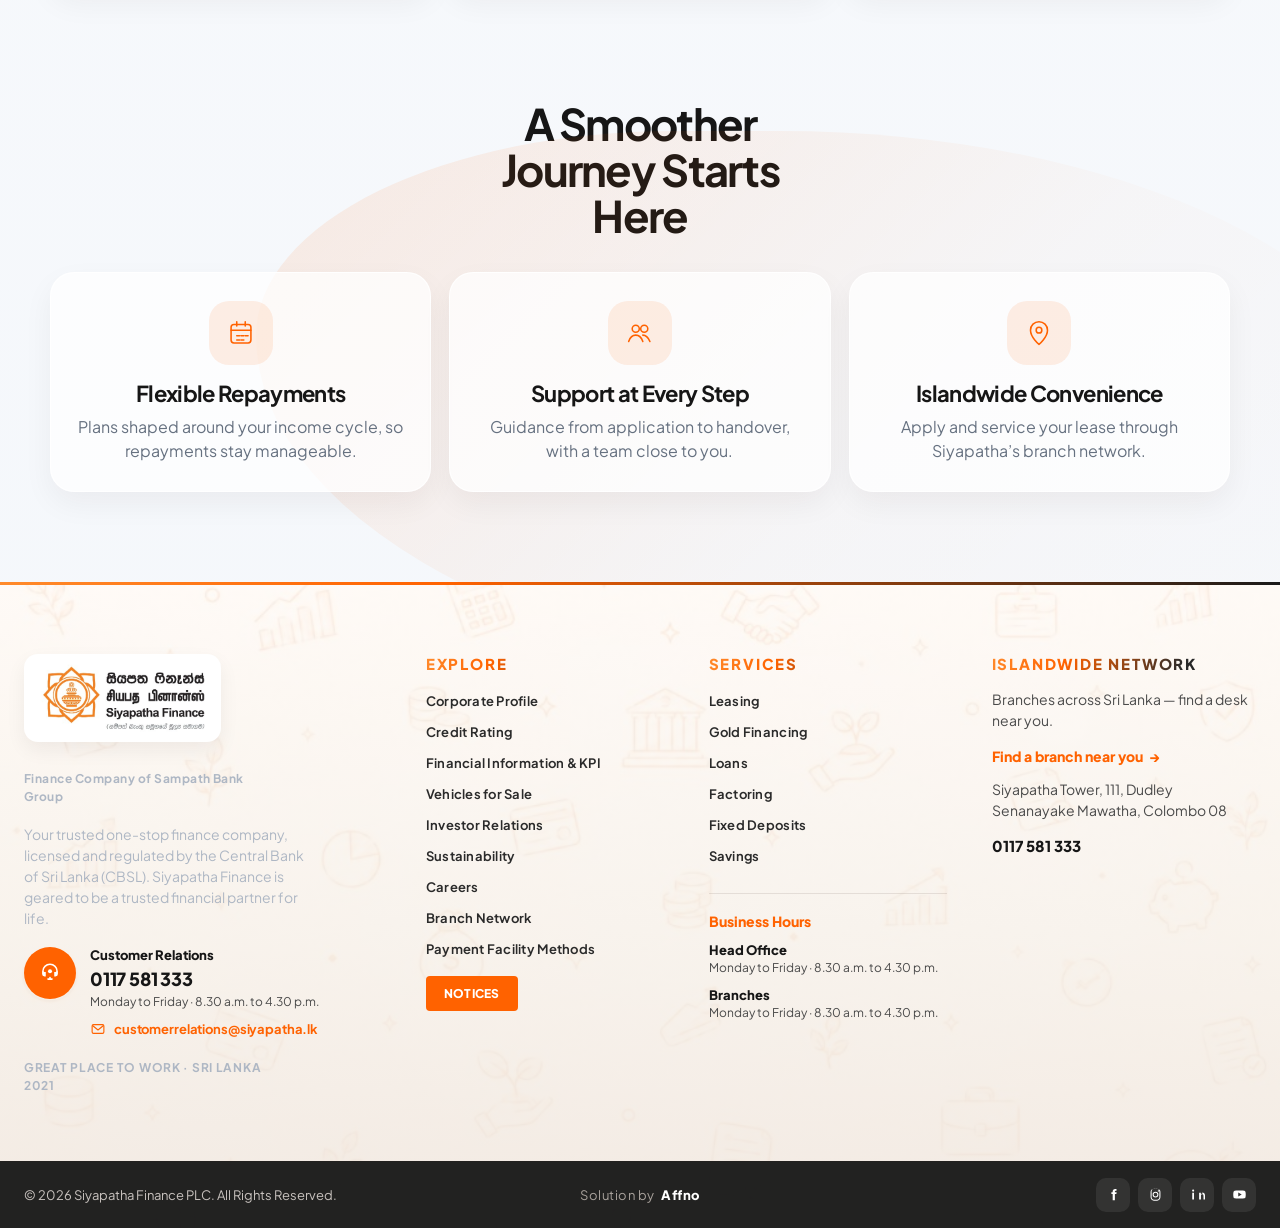
<file: leasing.html>
<!DOCTYPE html>
<html lang="en">
<head>
  <meta charset="UTF-8">
  <meta name="viewport" content="width=device-width, initial-scale=1.0">
  <title data-i18n="title.lease">Siyapatha Finance | Leasing</title>
  <meta name="description" content="Flexible leasing solutions for individuals, professionals and businesses across Sri Lanka.">
  <link rel="icon" href="assets/logo.png">
  <link rel="preconnect" href="https://fonts.googleapis.com">
  <link rel="preconnect" href="https://fonts.gstatic.com" crossorigin>
  <link href="https://fonts.googleapis.com/css2?family=Instrument+Serif:ital@0;1&family=Plus+Jakarta+Sans:wght@500;600;700;800&display=swap" rel="stylesheet">
  <link rel="stylesheet" href="css/styles.css">
  <link rel="stylesheet" href="css/product.css">
  <link rel="stylesheet" href="css/splash.css">
  <script src="js/splash.js"></script>
</head>
<body class="product-page">
  <a class="skip" href="#lease-main" data-i18n="skip">Skip to the main path</a>

  <header class="product-top">
    <div class="util-bar">
      <nav class="util-nav" aria-label="Corporate links">
        <a href="index.html#investor" data-i18n="nav.investor">Investor Relations</a>
        <a href="index.html#sustainability" data-i18n="nav.sustainability">Sustainability</a>
        <a href="index.html#kpi" data-i18n="nav.kpi">Financial Information &amp; KPI</a>
        <a href="index.html#rating" data-i18n="nav.rating">Credit Rating</a>
      </nav>
    </div>
    <div class="product-wrap product-bar">
      <a class="brand" href="index.html" aria-label="Siyapatha Finance, home">
        <img class="brand-logo" src="assets/logo.png" alt="Siyapatha Finance">
      </a>

      <nav class="nav" aria-label="Primary">
        <a class="nav-link" href="index.html" data-i18n="nav.home">Home</a>
        <div class="nav-item">
          <button class="nav-link" type="button" aria-expanded="false" aria-haspopup="true">
            <span data-i18n="nav.about">About Us</span>
            <svg viewBox="0 0 12 12" aria-hidden="true"><path d="M2.2 4.3 6 8l3.8-3.7" fill="none" stroke="currentColor" stroke-width="1.4" stroke-linecap="round" stroke-linejoin="round"/></svg>
          </button>
          <div class="menu" role="menu">
            <a role="menuitem" href="index.html#about" data-i18n="nav.aboutOverview">Overview</a>
            <a role="menuitem" href="siyapatha-board-of-directors.html" data-i18n="nav.board">Board of Directors</a>
          </div>
        </div>

        <div class="nav-item">
          <button class="nav-link is-active" type="button" aria-expanded="false" aria-haspopup="true">
            <span data-i18n="nav.products">Products</span>
            <svg viewBox="0 0 12 12" aria-hidden="true"><path d="M2.2 4.3 6 8l3.8-3.7" fill="none" stroke="currentColor" stroke-width="1.4" stroke-linecap="round" stroke-linejoin="round"/></svg>
          </button>
          <div class="menu" role="menu">
            <a role="menuitem" href="leasing.html" data-i18n="nav.leasing">Leasing</a>
            <a role="menuitem" href="index.html#gold" data-i18n="nav.gold">Gold Financing</a>
            <a role="menuitem" href="index.html#loans" data-i18n="nav.loans">Loans</a>
            <a role="menuitem" href="index.html#factoring" data-i18n="nav.factoring">Factoring</a>
            <a role="menuitem" href="siyapatha-savings.html" data-i18n="nav.savings">Savings</a>
            <a role="menuitem" href="fixed-deposit-calculator.html" data-i18n="nav.deposits">Fixed Deposits</a>
          </div>
        </div>

        <a class="nav-link" href="tender/index.html" data-i18n="nav.tenders">Tenders</a>
        <a class="nav-link" href="index.html#careers" data-i18n="nav.careers">Careers</a>
        <a class="nav-link" href="branch-locator.html" data-i18n="nav.branches">Branch Network</a>
        <a class="nav-link" href="index.html#news" data-i18n="nav.news">News</a>
        <a class="nav-link" href="index.html#csr" data-i18n="nav.csr">CSR</a>
        <a class="nav-link" href="branch-locator.html" data-i18n="nav.contact">Contact Us</a>
      </nav>

      <div class="header-end">
        <a class="nav-pay" href="https://www.sampathvishwa.com/" target="_blank" rel="noopener noreferrer" data-i18n-aria="q.pay" aria-label="Pay Online">
          <svg viewBox="0 0 24 24" fill="none" stroke="currentColor" stroke-width="1.8" stroke-linecap="round" stroke-linejoin="round" aria-hidden="true"><rect x="2.8" y="6.2" width="18.4" height="12.2" rx="2.4"/><path d="M2.8 10h18.4"/><path d="M15.4 15.4h3.6"/></svg>
          <span data-i18n="q.pay">Pay Online</span>
        </a>
        <div class="lang" role="group" aria-label="Language">
          <button type="button" data-lang="en" aria-label="English">EN</button>
          <button type="button" data-lang="si" aria-label="සිංහල">සිං</button>
          <button type="button" data-lang="ta" aria-label="தமிழ்">த</button>
        </div>
      </div>

      <button class="burger" type="button" data-i18n-aria="nav.open" aria-label="Open menu" aria-expanded="false">
        <span></span><span></span><span></span>
      </button>
    </div>
  </header>

  <main id="lease-main">
    <header class="prod-banner">
      <div class="prod-banner-media">
        <img src="assets/lease-hero-suv.jpg" alt="A white SUV on an open road at golden hour" data-i18n-alt="lease.hero.alt" width="1600" height="730" decoding="async">
        <div class="prod-banner-fade" aria-hidden="true"></div>
      </div>
      <div class="prod-banner-copy">
        <p class="prod-banner-eyebrow" data-i18n="lease.hero.eyebrow">Vehicle finance</p>
        <h1 data-i18n="lease.hero.title">Find the Right Lease for Your Next Move</h1>
        <p class="prod-banner-lede" data-i18n="lease.hero.lede">Flexible leasing solutions for individuals, professionals and businesses across Sri Lanka.</p>
      </div>
      <svg class="prod-banner-curve" viewBox="0 0 1440 100" preserveAspectRatio="none" aria-hidden="true">
        <path class="prod-banner-curve-fill" d="M0 52C200 82 400 22 640 46C900 72 1140 78 1440 44V100H0Z"/>
        <path class="prod-banner-curve-line" d="M0 49C200 79 400 19 640 43C900 69 1140 75 1440 41V47C1140 81 900 75 640 49C400 25 200 85 0 55Z"/>
      </svg>
    </header>

    <section class="prod-banner-intro">
      <div class="eyebrow" data-i18n="lease.banner.eyebrow">Built to move with you</div>
      <p data-i18n="lease.banner.intro">From lifestyle cars to equipment and fleets — clear plans, islandwide desks, and a process built to move with you.</p>
    </section>

    <section class="lease-solutions" id="solutions" aria-labelledby="solutions-title">
      <div class="product-wrap">
        <div class="section-center">
          <p class="kicker" data-i18n="lease.sol.kicker">Our leasing solutions</p>
          <h2 id="solutions-title" data-i18n="lease.sol.title">Finance That Moves With You</h2>
        </div>

        <div class="lease-grid">
          <article class="lease-card">
            <span class="lease-ico" aria-hidden="true">
              <svg viewBox="0 0 48 48"><path d="M8 30h32l-3-9H11l-3 9Zm5-9 2-7h18l2 7M12 34a3 3 0 1 0 0.01 0Zm24 0a3 3 0 1 0 0.01 0Z" fill="none" stroke="currentColor" stroke-width="2.2" stroke-linecap="round" stroke-linejoin="round"/></svg>
            </span>
            <h3 data-i18n="lease.card1.title">Lifestyle Leasing</h3>
            <p data-i18n="lease.card1.body">Flexible plans for cars and vans that fit how you earn and travel.</p>
            <a class="lease-go" href="branch-locator.html" data-i18n-aria="lease.more" aria-label="Learn more"><svg viewBox="0 0 24 24" aria-hidden="true"><path d="M5 12h14M13 6l6 6-6 6" fill="none" stroke="currentColor" stroke-width="2" stroke-linecap="round"/></svg></a>
          </article>

          <article class="lease-card">
            <span class="lease-ico" aria-hidden="true">
              <svg viewBox="0 0 48 48"><path d="M6 30h28l4-10H22l-4 4H10l-4 6Zm8 4a3 3 0 1 0 .01 0Zm20 0a3 3 0 1 0 .01 0ZM34 20h6l2 6h-6" fill="none" stroke="currentColor" stroke-width="2.2" stroke-linecap="round" stroke-linejoin="round"/></svg>
            </span>
            <h3 data-i18n="lease.card2.title">Buddy Truck Leasing</h3>
            <p data-i18n="lease.card2.body">Leasing support for entrepreneurs who move goods every day.</p>
            <a class="lease-go" href="branch-locator.html" data-i18n-aria="lease.more" aria-label="Learn more"><svg viewBox="0 0 24 24" aria-hidden="true"><path d="M5 12h14M13 6l6 6-6 6" fill="none" stroke="currentColor" stroke-width="2" stroke-linecap="round"/></svg></a>
          </article>

          <article class="lease-card is-dark">
            <span class="lease-ico" aria-hidden="true">
              <svg viewBox="0 0 48 48"><path d="M10 32h24M14 32V20l10-8 10 8v12M18 32v-6h12v6" fill="none" stroke="currentColor" stroke-width="2.2" stroke-linecap="round" stroke-linejoin="round"/></svg>
            </span>
            <h3 data-i18n="lease.card3.title">Agri Leasing</h3>
            <p data-i18n="lease.card3.body">Finance for agricultural vehicles and equipment that keep seasons moving.</p>
            <a class="lease-go" href="branch-locator.html" data-i18n-aria="lease.more" aria-label="Learn more"><svg viewBox="0 0 24 24" aria-hidden="true"><path d="M5 12h14M13 6l6 6-6 6" fill="none" stroke="currentColor" stroke-width="2" stroke-linecap="round"/></svg></a>
          </article>

          <article class="lease-card is-dark">
            <span class="lease-ico" aria-hidden="true">
              <svg viewBox="0 0 48 48"><path d="M12 30c0 4 4 7 10 7s10-3 10-7-4-7-10-7-10 3-10 7Zm6-7 4-9h8l3 9M14 30h16" fill="none" stroke="currentColor" stroke-width="2.2" stroke-linecap="round" stroke-linejoin="round"/></svg>
            </span>
            <h3 data-i18n="lease.card4.title">Tuk-Tuk Leasing</h3>
            <p data-i18n="lease.card4.body">Practical leasing solutions for personal and business travel.</p>
            <a class="lease-go" href="branch-locator.html" data-i18n-aria="lease.more" aria-label="Learn more"><svg viewBox="0 0 24 24" aria-hidden="true"><path d="M5 12h14M13 6l6 6-6 6" fill="none" stroke="currentColor" stroke-width="2" stroke-linecap="round"/></svg></a>
          </article>

          <article class="lease-card">
            <span class="lease-ico" aria-hidden="true">
              <svg viewBox="0 0 48 48"><path d="M10 28h22l3-8H16l-6 8Zm8 6a3 3 0 1 0 .01 0Zm14 0a3 3 0 1 0 .01 0ZM34 14c4 0 7 3 7 7 0 5-7 9-7 9s-7-4-7-9c0-4 3-7 7-7Zm0 5.5a1.5 1.5 0 1 0 .01 0Z" fill="none" stroke="currentColor" stroke-width="2.2" stroke-linecap="round" stroke-linejoin="round"/></svg>
            </span>
            <h3 data-i18n="lease.card5.title">Sanin Cash</h3>
            <p data-i18n="lease.card5.body">Unlock funds using your existing vehicle, without giving up the drive.</p>
            <a class="lease-go" href="branch-locator.html" data-i18n-aria="lease.more" aria-label="Learn more"><svg viewBox="0 0 24 24" aria-hidden="true"><path d="M5 12h14M13 6l6 6-6 6" fill="none" stroke="currentColor" stroke-width="2" stroke-linecap="round"/></svg></a>
          </article>

          <article class="lease-card">
            <span class="lease-ico" aria-hidden="true">
              <svg viewBox="0 0 48 48"><path d="M14 34a5 5 0 1 0 .01 0Zm16-14-8 14M24 12c6 4 10 10 12 18" fill="none" stroke="currentColor" stroke-width="2.2" stroke-linecap="round" stroke-linejoin="round"/></svg>
            </span>
            <h3 data-i18n="lease.card6.title">Mo’Bike Leasing</h3>
            <p data-i18n="lease.card6.body">A simple path to owning a motorcycle or scooter.</p>
            <a class="lease-go" href="branch-locator.html" data-i18n-aria="lease.more" aria-label="Learn more"><svg viewBox="0 0 24 24" aria-hidden="true"><path d="M5 12h14M13 6l6 6-6 6" fill="none" stroke="currentColor" stroke-width="2" stroke-linecap="round"/></svg></a>
          </article>
        </div>
      </div>
    </section>

    <section class="lease-journey" aria-labelledby="journey-title">
      <div class="product-wrap">
        <div class="section-center">
          <h2 id="journey-title" data-i18n="lease.journey.title">A Smoother Journey Starts Here</h2>
        </div>
        <div class="journey-grid">
          <article>
            <span class="journey-ico" aria-hidden="true">
              <svg viewBox="0 0 48 48"><rect x="10" y="12" width="28" height="26" rx="4" fill="none" stroke="currentColor" stroke-width="2.2"/><path d="M10 20h28M18 8v6M30 8v6M18 28h4M24 28h4M30 28h4M18 34h4M24 34h4" fill="none" stroke="currentColor" stroke-width="2.2" stroke-linecap="round"/></svg>
            </span>
            <h3 data-i18n="lease.j1.title">Flexible Repayments</h3>
            <p data-i18n="lease.j1.body">Plans shaped around your income cycle, so repayments stay manageable.</p>
          </article>
          <article>
            <span class="journey-ico" aria-hidden="true">
              <svg viewBox="0 0 48 48"><circle cx="18" cy="18" r="5" fill="none" stroke="currentColor" stroke-width="2.2"/><circle cx="30" cy="18" r="5" fill="none" stroke="currentColor" stroke-width="2.2"/><path d="M8 36c2-6 6-9 10-9s8 3 10 9M28 27c3 0 7 2 10 9" fill="none" stroke="currentColor" stroke-width="2.2" stroke-linecap="round"/></svg>
            </span>
            <h3 data-i18n="lease.j2.title">Support at Every Step</h3>
            <p data-i18n="lease.j2.body">Guidance from application to handover, with a team close to you.</p>
          </article>
          <article>
            <span class="journey-ico" aria-hidden="true">
              <svg viewBox="0 0 48 48"><path d="M24 40s-12-10-12-20a12 12 0 1 1 24 0c0 10-12 20-12 20Z" fill="none" stroke="currentColor" stroke-width="2.2"/><circle cx="24" cy="20" r="4" fill="none" stroke="currentColor" stroke-width="2.2"/></svg>
            </span>
            <h3 data-i18n="lease.j3.title">Islandwide Convenience</h3>
            <p data-i18n="lease.j3.body">Apply and service your lease through Siyapatha’s branch network.</p>
          </article>
        </div>
      </div>
    </section>
  </main>

  <script src="js/i18n.js"></script>
  <script src="js/main.js"></script>
  <script src="js/site-chrome.js"></script>
</body>
</html>
</file>
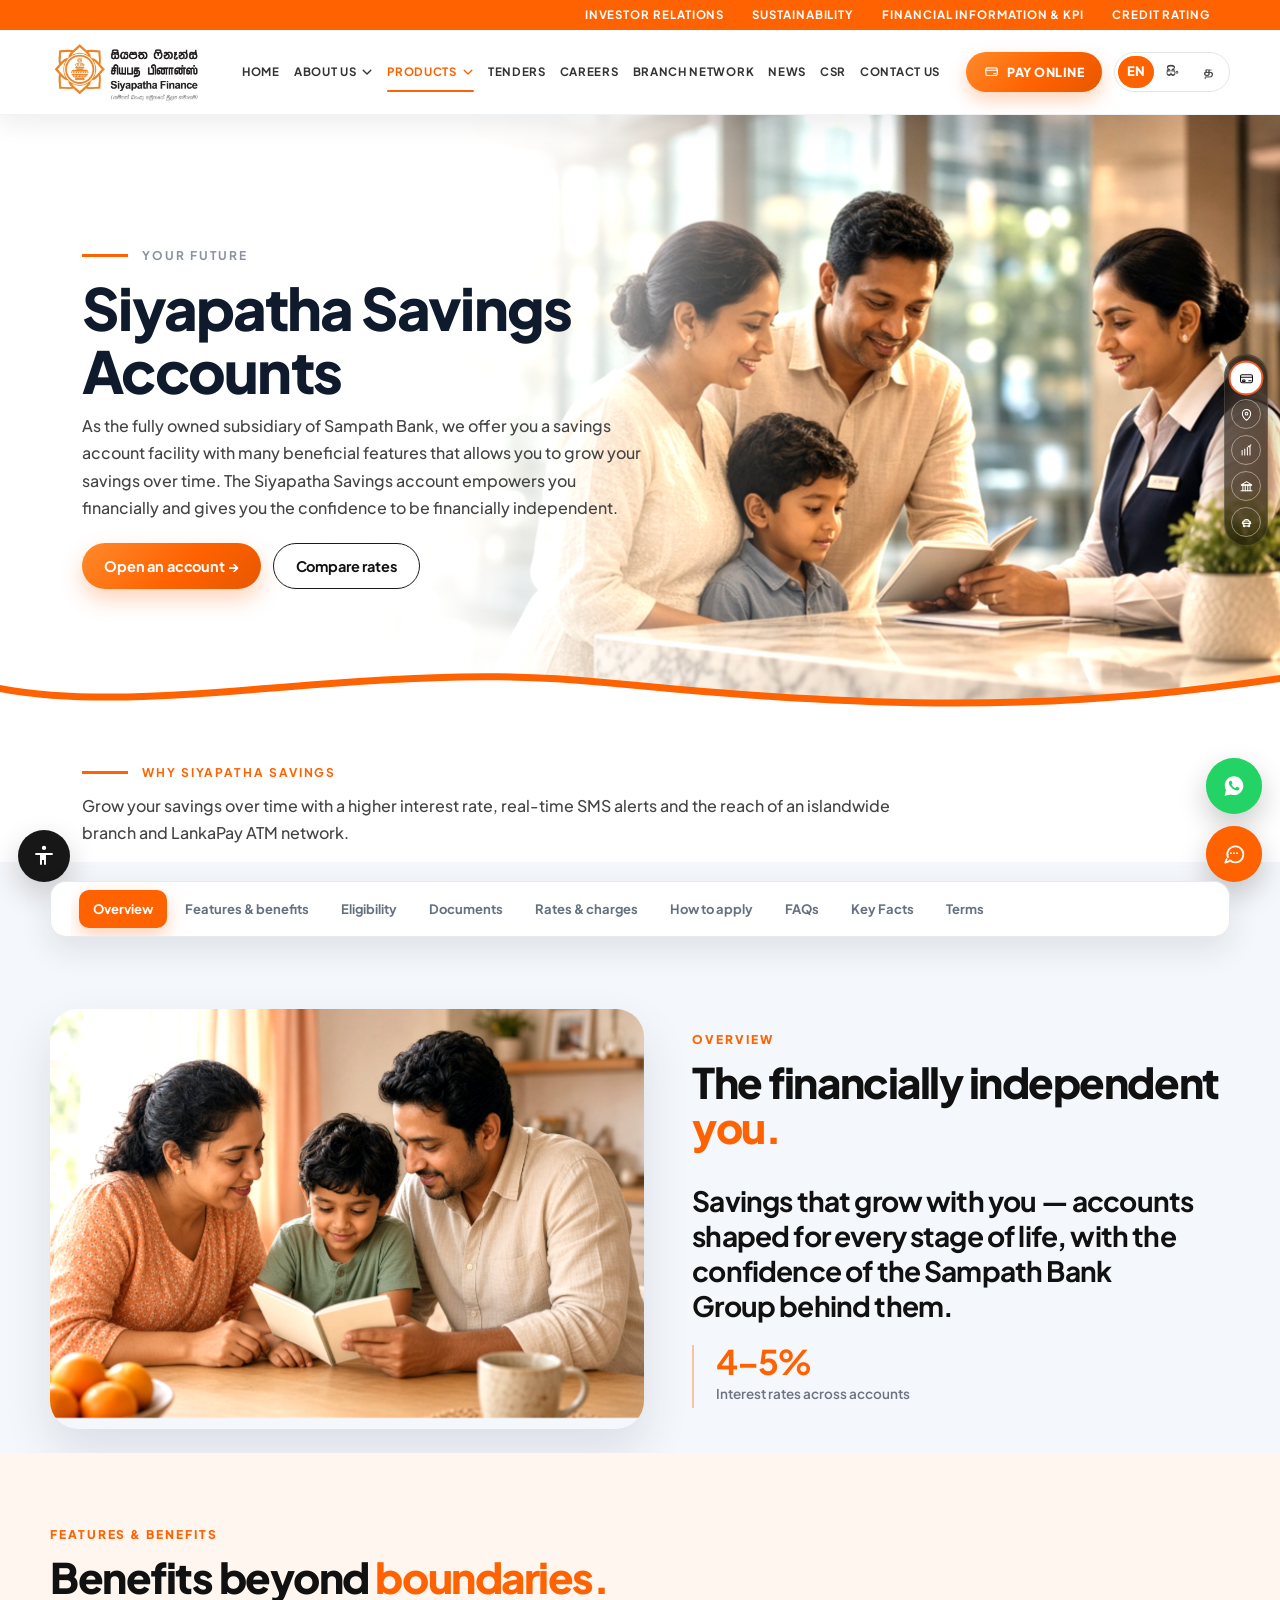
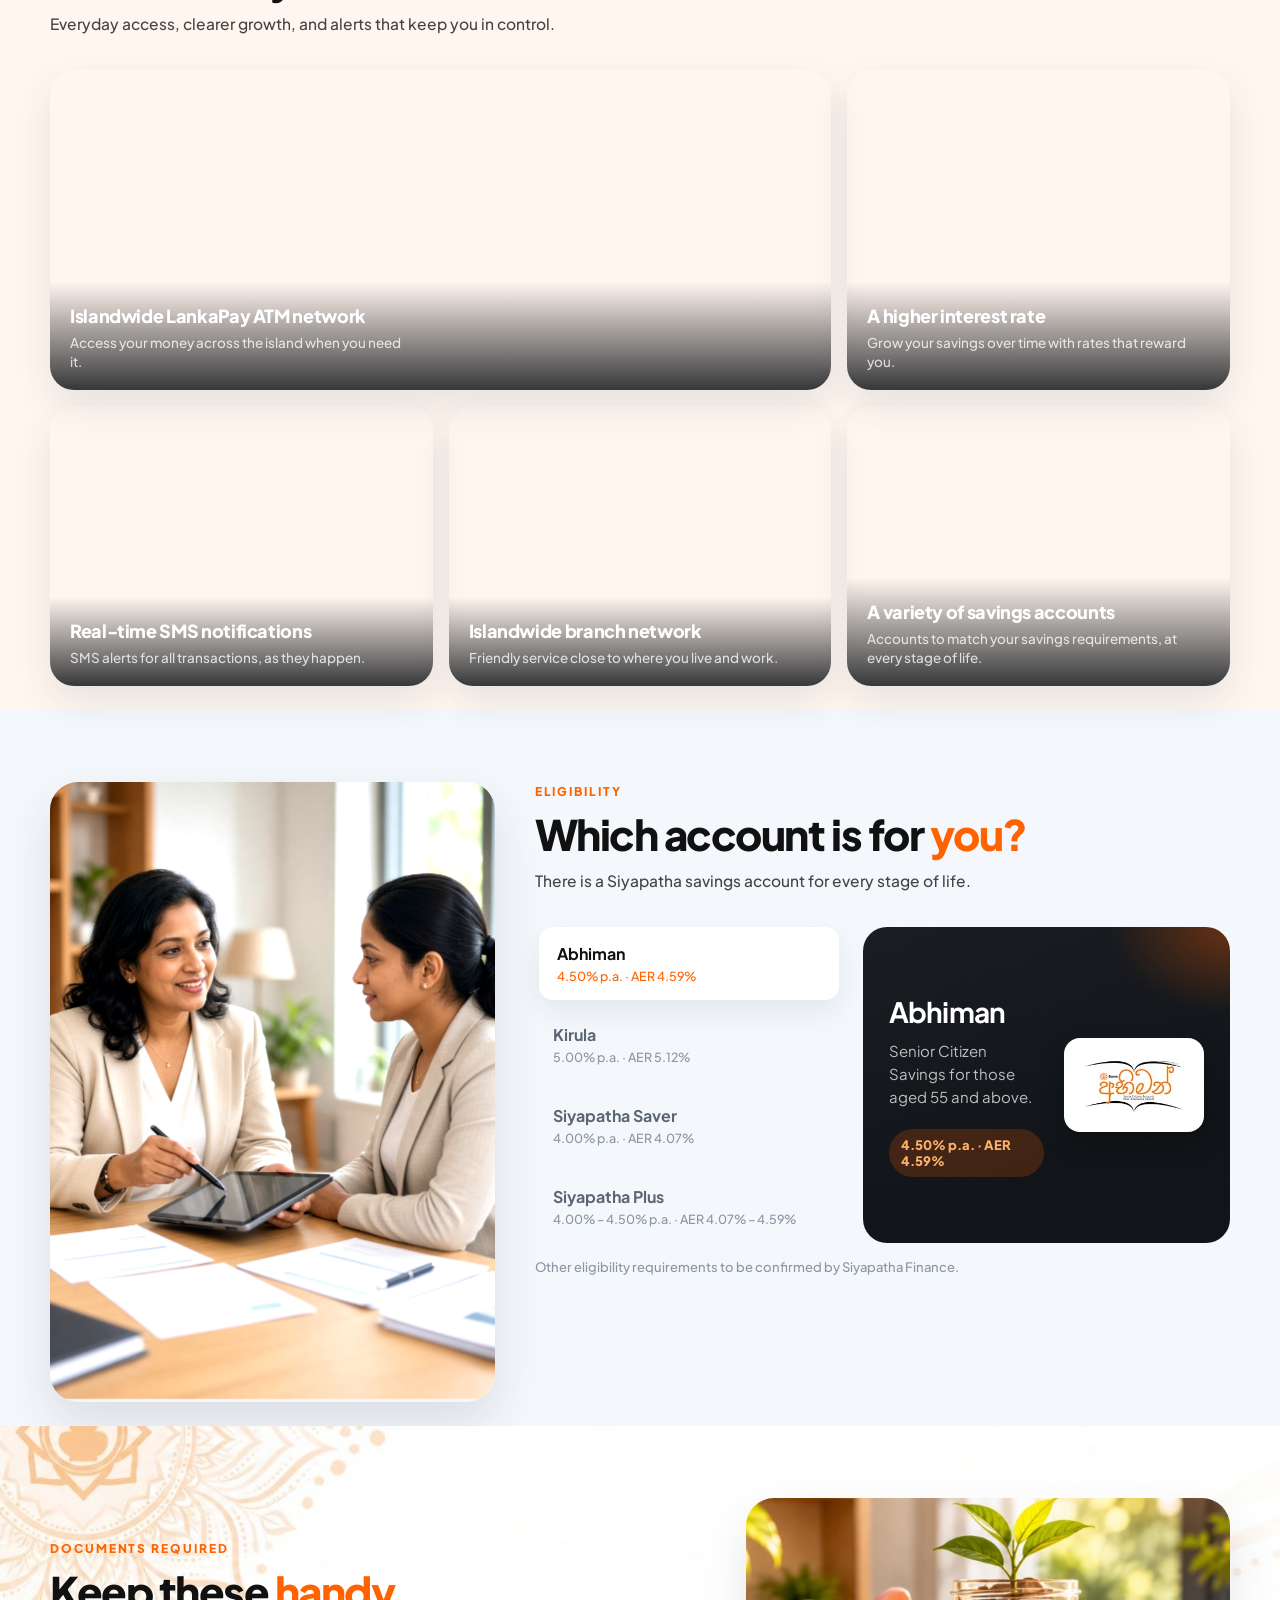
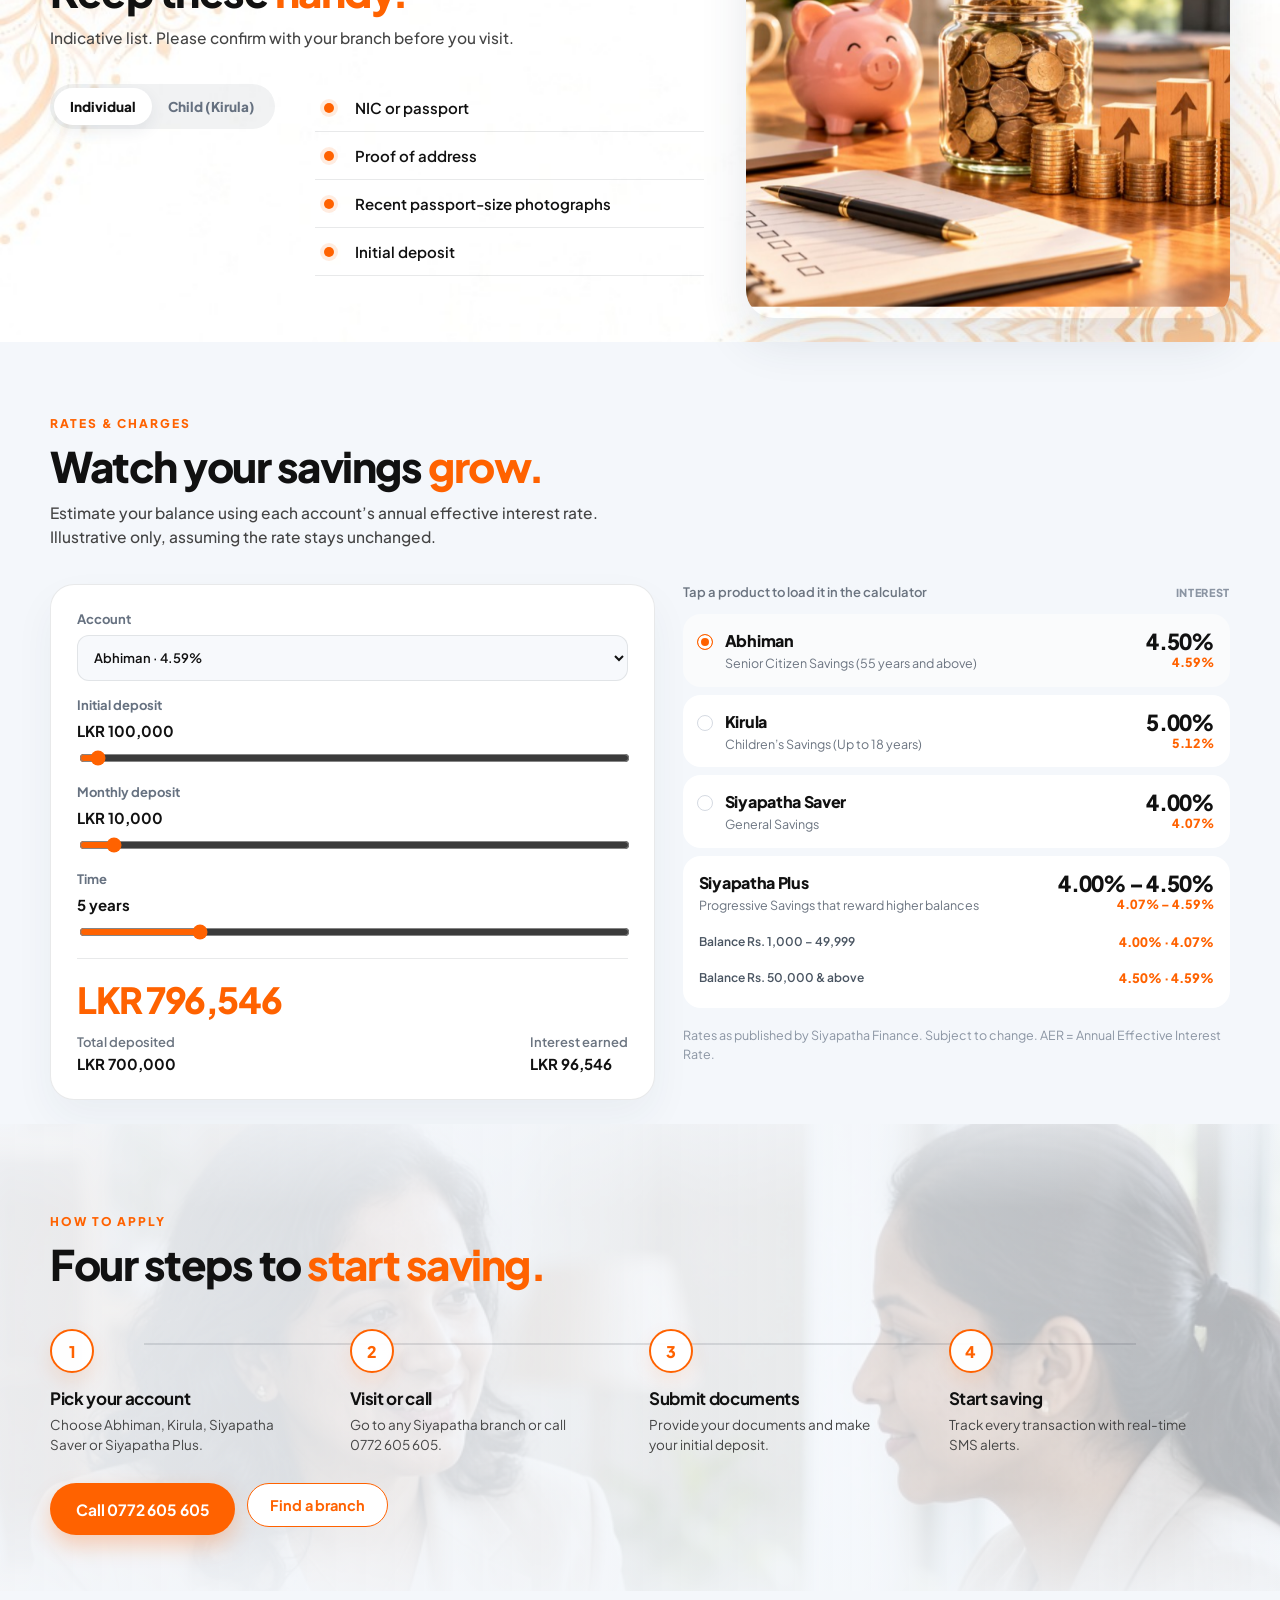
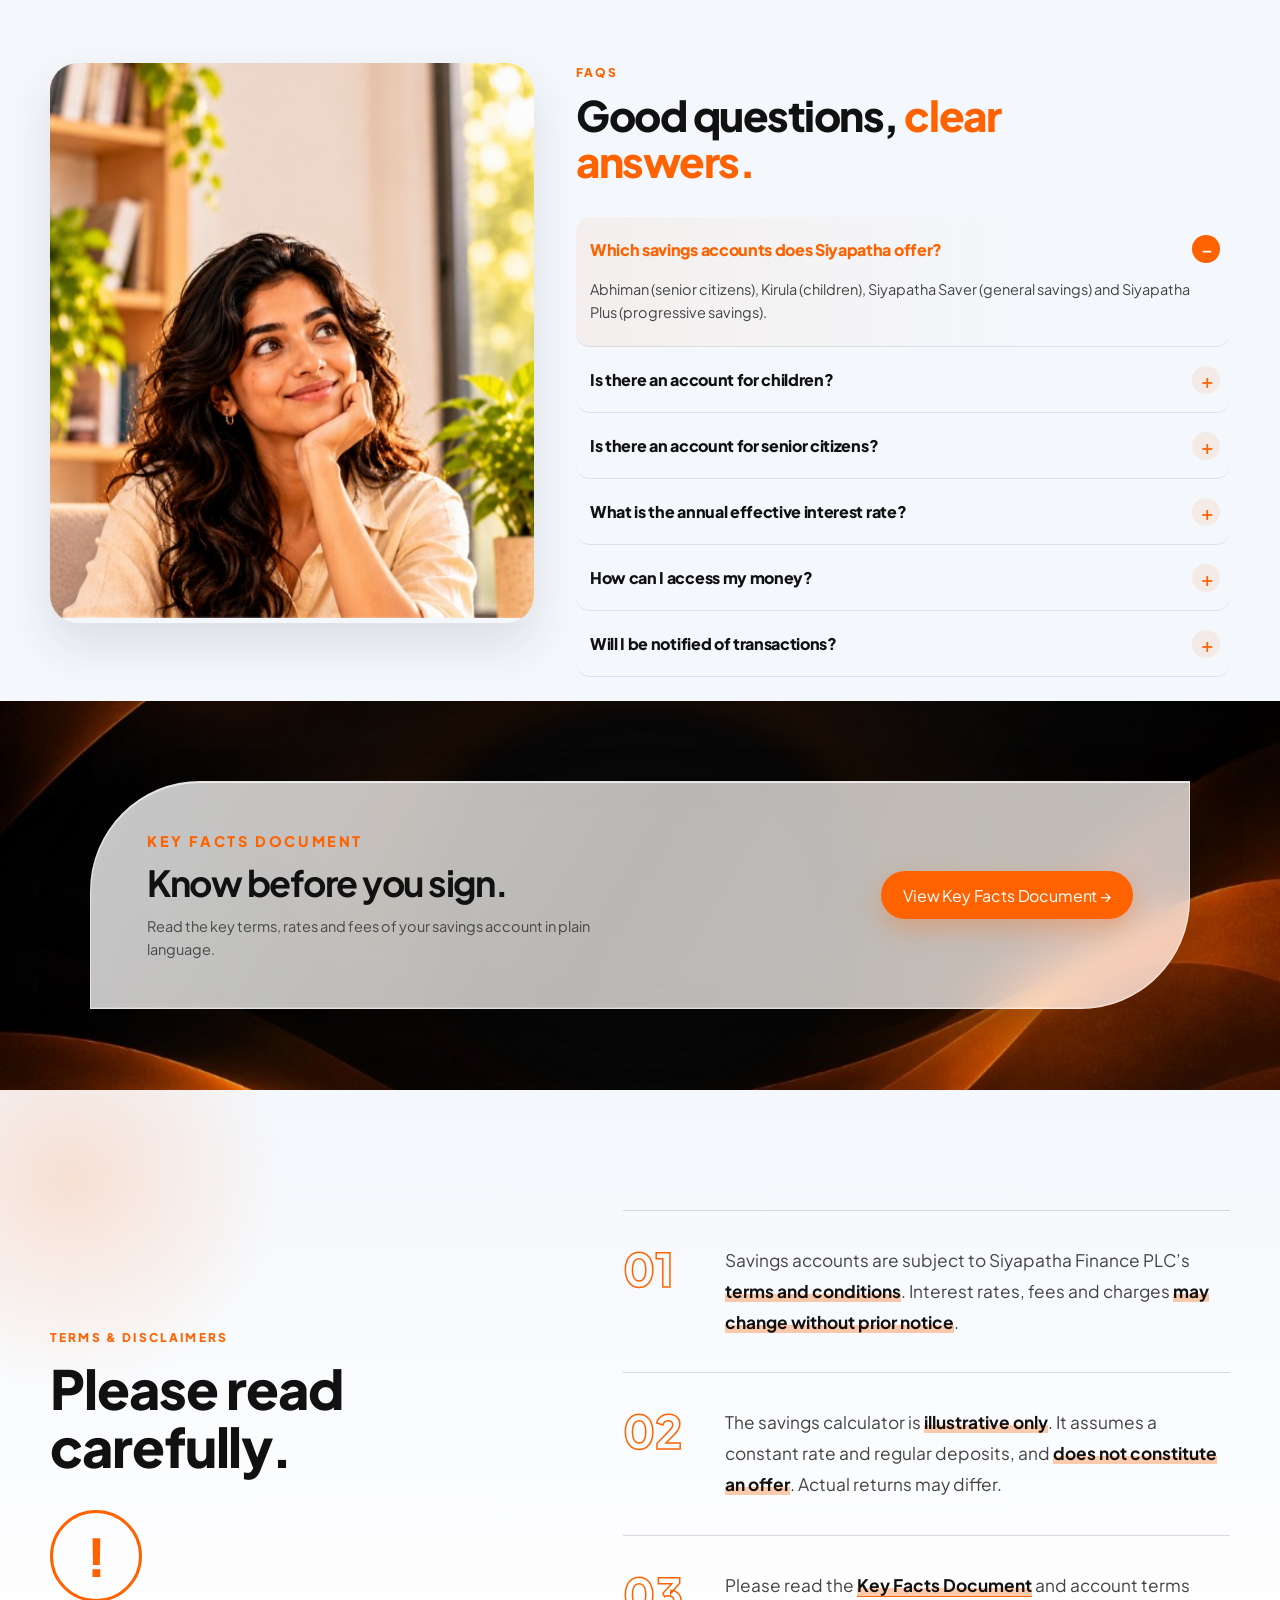
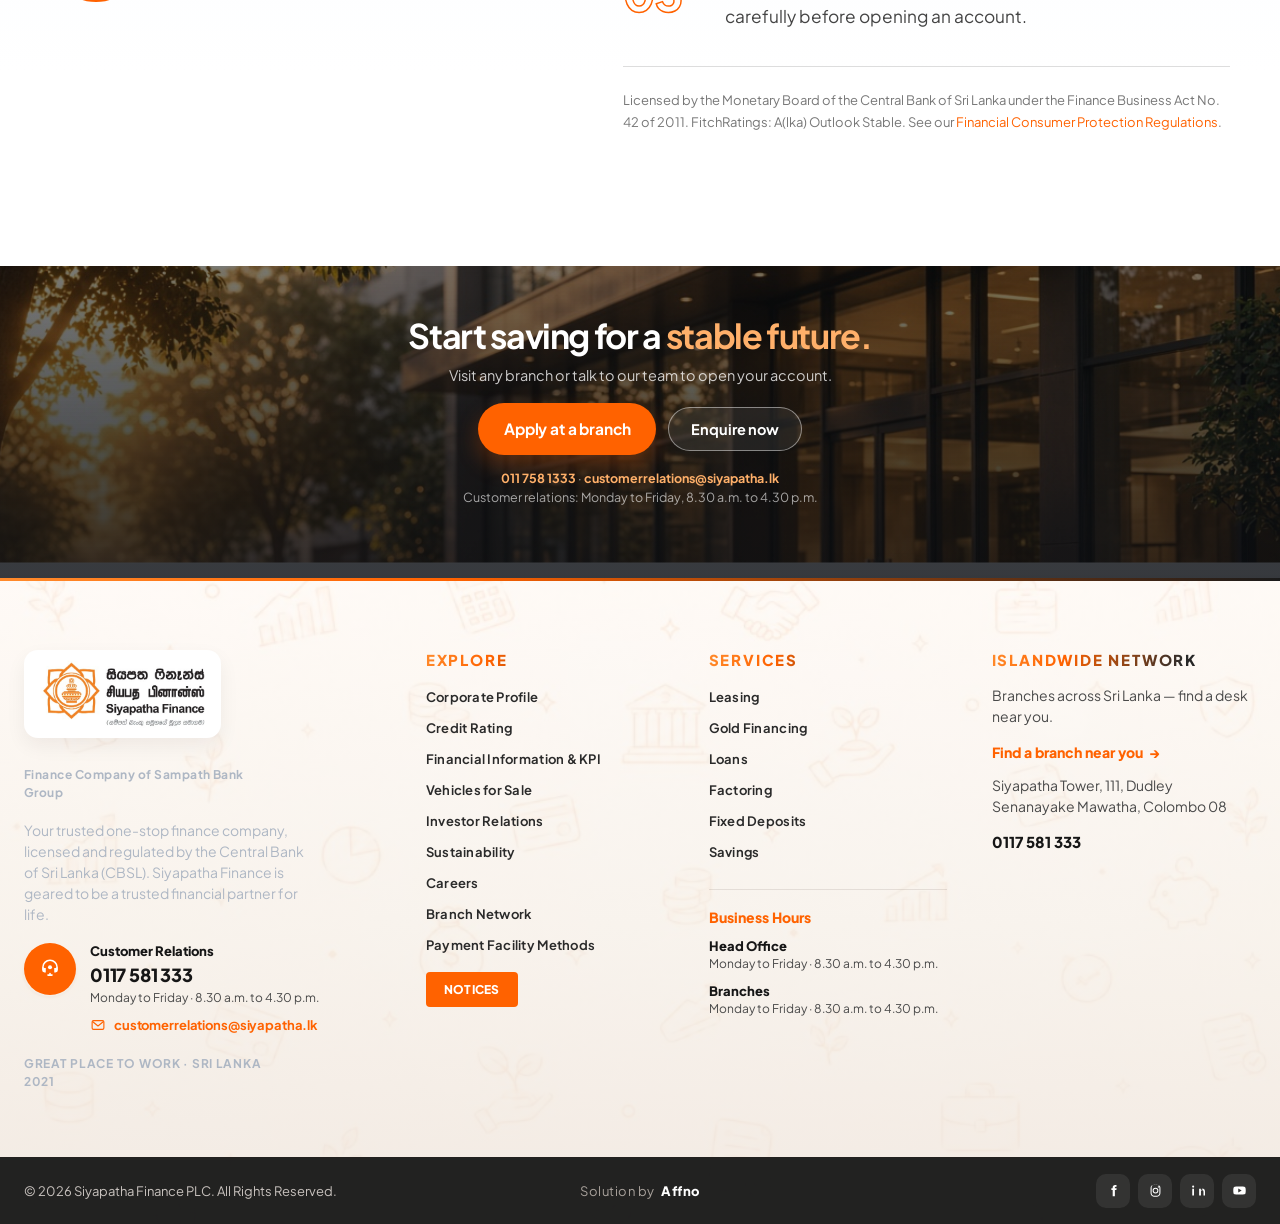
<file: siyapatha-savings.html>
<!DOCTYPE html>
<html lang="en">
<head>
  <meta charset="UTF-8">
  <meta name="viewport" content="width=device-width, initial-scale=1.0">
  <title>Siyapatha Finance | Savings</title>
  <meta name="description" content="Grow your savings with Siyapatha — Abhiman, Kirula, Saver and Plus accounts, backed by Sampath Bank.">
  <link rel="icon" href="assets/logo.png">
  <link rel="preconnect" href="https://fonts.googleapis.com">
  <link rel="preconnect" href="https://fonts.gstatic.com" crossorigin>
  <link href="https://fonts.googleapis.com/css2?family=Instrument+Serif:ital@0;1&family=Plus+Jakarta+Sans:wght@500;600;700;800&display=swap" rel="stylesheet">
  <link rel="stylesheet" href="css/styles.css">
  <link rel="stylesheet" href="css/product.css">
  <link rel="stylesheet" href="css/savings.css">
  <link rel="stylesheet" href="css/splash.css">
  <script src="js/splash.js"></script>
</head>
<body class="product-page save-page">
  <a class="skip" href="#save-main">Skip to savings</a>

  <header class="product-top">
    <div class="util-bar">
      <nav class="util-nav" aria-label="Corporate links">
        <a href="index.html#investor" data-i18n="nav.investor">Investor Relations</a>
        <a href="index.html#sustainability" data-i18n="nav.sustainability">Sustainability</a>
        <a href="index.html#kpi" data-i18n="nav.kpi">Financial Information &amp; KPI</a>
        <a href="index.html#rating" data-i18n="nav.rating">Credit Rating</a>
      </nav>
    </div>
    <div class="product-wrap product-bar">
      <a class="brand" href="index.html" aria-label="Siyapatha Finance, home">
        <img class="brand-logo" src="assets/logo.png" alt="Siyapatha Finance">
      </a>

      <nav class="nav" aria-label="Primary">
        <a class="nav-link" href="index.html" data-i18n="nav.home">Home</a>
        <div class="nav-item">
          <button class="nav-link" type="button" aria-expanded="false" aria-haspopup="true">
            <span data-i18n="nav.about">About Us</span>
            <svg viewBox="0 0 12 12" aria-hidden="true"><path d="M2.2 4.3 6 8l3.8-3.7" fill="none" stroke="currentColor" stroke-width="1.4" stroke-linecap="round" stroke-linejoin="round"/></svg>
          </button>
          <div class="menu" role="menu">
            <a role="menuitem" href="index.html#about" data-i18n="nav.aboutOverview">Overview</a>
            <a role="menuitem" href="siyapatha-board-of-directors.html" data-i18n="nav.board">Board of Directors</a>
          </div>
        </div>
        <div class="nav-item">
          <button class="nav-link is-active" type="button" aria-expanded="false" aria-haspopup="true">
            <span data-i18n="nav.products">Products</span>
            <svg viewBox="0 0 12 12" aria-hidden="true"><path d="M2.2 4.3 6 8l3.8-3.7" fill="none" stroke="currentColor" stroke-width="1.4" stroke-linecap="round" stroke-linejoin="round"/></svg>
          </button>
          <div class="menu" role="menu">
            <a role="menuitem" href="leasing.html" data-i18n="nav.leasing">Leasing</a>
            <a role="menuitem" href="index.html#gold" data-i18n="nav.gold">Gold Financing</a>
            <a role="menuitem" href="index.html#loans" data-i18n="nav.loans">Loans</a>
            <a role="menuitem" href="index.html#factoring" data-i18n="nav.factoring">Factoring</a>
            <a role="menuitem" href="siyapatha-savings.html" data-i18n="nav.savings">Savings</a>
            <a role="menuitem" href="fixed-deposit-calculator.html" data-i18n="nav.deposits">Fixed Deposits</a>
          </div>
        </div>
        <a class="nav-link" href="tender/index.html" data-i18n="nav.tenders">Tenders</a>
        <a class="nav-link" href="index.html#careers" data-i18n="nav.careers">Careers</a>
        <a class="nav-link" href="branch-locator.html" data-i18n="nav.branches">Branch Network</a>
        <a class="nav-link" href="index.html#news" data-i18n="nav.news">News</a>
        <a class="nav-link" href="index.html#csr" data-i18n="nav.csr">CSR</a>
        <a class="nav-link" href="branch-locator.html" data-i18n="nav.contact">Contact Us</a>
      </nav>

      <div class="header-end">
        <a class="nav-pay" href="https://www.sampathvishwa.com/" target="_blank" rel="noopener noreferrer" data-i18n-aria="q.pay" aria-label="Pay Online">
          <svg viewBox="0 0 24 24" fill="none" stroke="currentColor" stroke-width="1.8" stroke-linecap="round" stroke-linejoin="round" aria-hidden="true"><rect x="2.8" y="6.2" width="18.4" height="12.2" rx="2.4"/><path d="M2.8 10h18.4"/><path d="M15.4 15.4h3.6"/></svg>
          <span data-i18n="q.pay">Pay Online</span>
        </a>
        <div class="lang" role="group" aria-label="Language">
          <button type="button" data-lang="en" aria-label="English">EN</button>
          <button type="button" data-lang="si" aria-label="සිංහල">සිං</button>
          <button type="button" data-lang="ta" aria-label="தமிழ்">த</button>
        </div>
      </div>

      <button class="burger" type="button" data-i18n-aria="nav.open" aria-label="Open menu" aria-expanded="false">
        <span></span><span></span><span></span>
      </button>
    </div>
  </header>

  <main id="save-main">
    <header class="prod-banner save-banner">
      <div class="prod-banner-media">
        <img src="assets/save-hero-banner.jpg" alt="A Sri Lankan family discussing a savings account with a Siyapatha advisor" width="1600" height="730" decoding="async">
        <div class="prod-banner-fade" aria-hidden="true"></div>
  </div>
      <div class="prod-banner-copy">
        <p class="prod-banner-eyebrow">Your future</p>
        <h1>Siyapatha Savings Accounts</h1>
        <p class="prod-banner-lede">As the fully owned subsidiary of Sampath Bank, we offer you a savings account facility with many beneficial features that allows you to grow your savings over time. The Siyapatha Savings account empowers you financially and gives you the confidence to be financially independent.</p>
        <div class="save-hero-cta">
          <a class="btn btn-primary" href="#apply">Open an account →</a>
          <a class="btn btn-outline" href="#rates">Compare rates</a>
  </div>
 </div>
      <svg class="prod-banner-curve" viewBox="0 0 1440 100" preserveAspectRatio="none" aria-hidden="true">
        <path class="prod-banner-curve-fill" d="M0 58C180 88 420 28 680 52C980 78 1180 82 1440 48V100H0Z"/>
        <path class="prod-banner-curve-line" d="M0 55C180 85 420 25 680 49C980 75 1180 79 1440 45V52C1180 86 980 82 680 56C420 32 180 92 0 62Z"/>
      </svg>
</header>

    <section class="prod-banner-intro save-why save-reveal" aria-labelledby="save-why-title">
      <div class="eyebrow" id="save-why-title">Why Siyapatha savings</div>
      <p>Grow your savings over time with a higher interest rate, real-time SMS alerts and the reach of an islandwide branch and LankaPay ATM network.</p>
    </section>

    <nav class="save-sub" aria-label="On this page">
      <div class="save-wrap save-sub-inner" id="save-sub">
        <a href="#overview">Overview</a>
        <a href="#benefits">Features &amp; benefits</a>
        <a href="#eligibility">Eligibility</a>
        <a href="#documents">Documents</a>
        <a href="#rates">Rates &amp; charges</a>
        <a href="#apply">How to apply</a>
        <a href="#faqs">FAQs</a>
        <a href="#kfd">Key Facts</a>
        <a href="#terms">Terms</a>
      </div>
    </nav>

    <section class="save-sec" id="overview">
      <div class="save-wrap">
        <div class="save-overview-split save-reveal">
          <div class="save-overview-media save-parallax save-reveal save-reveal-left">
            <img src="assets/save-scene-family.jpg" alt="A Sri Lankan family reviewing their savings together at home" width="960" height="720" loading="lazy" decoding="async">
          </div>
          <div>
            <div class="save-sec-head">
              <p class="kicker">Overview</p>
              <h2>The financially independent <em>you.</em></h2>
            </div>
            <p class="save-overview-copy">Savings that grow with you — accounts shaped for every stage of life, with the confidence of the Sampath Bank Group behind them.</p>
            <div class="save-stats">
              <div><strong>4–5%</strong><span>Interest rates across accounts</span></div>
            </div>
          </div>
        </div>
 </div>
    </section>

    <section class="save-sec" id="benefits">
      <div class="save-wrap">
        <div class="save-sec-head save-reveal">
          <p class="kicker">Features &amp; benefits</p>
          <h2>Benefits beyond <em>boundaries.</em></h2>
          <p>Everyday access, clearer growth, and alerts that keep you in control.</p>
        </div>
        <div class="save-benefit-mosaic save-reveal save-stagger">
          <figure class="save-mosaic-shot is-wide">
            <img src="assets/save-scene-atm.jpg" alt="Customer withdrawing cash at a LankaPay ATM" width="960" height="720" loading="lazy" decoding="async">
            <figcaption>
              <strong>Islandwide LankaPay ATM network</strong>
              <p>Access your money across the island when you need it.</p>
            </figcaption>
          </figure>
          <figure class="save-mosaic-shot">
            <img src="assets/save-benefit-interest.jpg" alt="Growing savings with higher interest rates" width="800" height="600" loading="lazy" decoding="async">
            <figcaption>
              <strong>A higher interest rate</strong>
              <p>Grow your savings over time with rates that reward you.</p>
            </figcaption>
          </figure>
          <figure class="save-mosaic-shot">
            <img src="assets/save-benefit-sms.jpg" alt="Customer checking real-time SMS alerts on a phone" width="800" height="600" loading="lazy" decoding="async">
            <figcaption>
              <strong>Real-time SMS notifications</strong>
              <p>SMS alerts for all transactions, as they happen.</p>
            </figcaption>
          </figure>
          <figure class="save-mosaic-shot">
            <img src="assets/save-benefit-branches.jpg" alt="Islandwide Siyapatha branch network across Sri Lanka" width="800" height="600" loading="lazy" decoding="async">
            <figcaption>
              <strong>Islandwide branch network</strong>
              <p>Friendly service close to where you live and work.</p>
            </figcaption>
          </figure>
          <figure class="save-mosaic-shot">
            <img src="assets/save-benefit-variety.jpg" alt="Savings accounts for every stage of life" width="800" height="600" loading="lazy" decoding="async">
            <figcaption>
              <strong>A variety of savings accounts</strong>
              <p>Accounts to match your savings requirements, at every stage of life.</p>
            </figcaption>
          </figure>
        </div>
      </div>
    </section>

    <section class="save-sec" id="eligibility">
      <div class="save-wrap">
        <div class="save-elig-split save-reveal">
          <div class="save-elig-photo save-parallax save-reveal save-reveal-left">
            <img id="elig-photo" src="assets/save-scene-advisor.jpg" alt="Advisor helping a customer open a Siyapatha savings account" width="720" height="960" loading="lazy" decoding="async">
          </div>
          <div>
            <div class="save-sec-head">
              <p class="kicker">Eligibility</p>
              <h2>Which account is for <em>you?</em></h2>
              <p>There is a Siyapatha savings account for every stage of life.</p>
            </div>
            <div class="save-elig">
              <div class="save-elig-tabs" id="elig-tabs" role="tablist" aria-label="Account types"></div>
              <div class="save-elig-panel" id="elig-panel" role="tabpanel"></div>
            </div>
            <p class="save-elig-note">Other eligibility requirements to be confirmed by Siyapatha Finance.</p>
          </div>
        </div>
      </div>
    </section>

    <section class="save-sec save-sec-band" id="documents">
      <div class="save-wrap">
        <div class="save-docs-split save-reveal">
          <div class="save-reveal save-reveal-left">
            <div class="save-sec-head">
              <p class="kicker">Documents required</p>
              <h2>Keep these <em>handy.</em></h2>
              <p>Indicative list. Please confirm with your branch before you visit.</p>
            </div>
            <div class="save-docs">
              <div class="save-doc-seg" id="doc-tabs" role="tablist" aria-label="Document type">
                <button type="button" class="is-on" data-k="i">Individual</button>
                <button type="button" data-k="b">Child (Kirula)</button>
              </div>
              <ul class="save-doc-list is-in" id="doc-list"></ul>
            </div>
          </div>
          <div class="save-docs-photo save-parallax save-reveal save-reveal-right">
            <img src="assets/save-docs-scene.jpg" alt="Savings planning scene with notebook, piggy bank, coin jar, and growing plant" width="1200" height="800" loading="lazy" decoding="async">
          </div>
        </div>
      </div>
    </section>

    <section class="save-sec" id="rates">
      <div class="save-wrap">
        <div class="save-sec-head save-reveal">
          <p class="kicker">Rates &amp; charges</p>
          <h2>Watch your savings <em>grow.</em></h2>
          <p>Estimate your balance using each account’s annual effective interest rate. Illustrative only, assuming the rate stays unchanged.</p>
        </div>
        <div class="save-rates save-reveal save-reveal-scale">
          <div class="save-calc">
            <label>Account
              <select id="r" aria-label="Account rate"></select>
            </label>
            <label>Initial deposit <b id="va"></b>
              <input type="range" id="a" min="0" max="5000000" step="10000" value="100000">
            </label>
            <label>Monthly deposit <b id="vm"></b>
              <input type="range" id="md" min="0" max="200000" step="1000" value="10000">
            </label>
            <label>Time <b id="vt"></b>
              <input type="range" id="t" min="1" max="20" step="1" value="5">
            </label>
            <div class="save-calc-out">
              <p class="big" id="m">—</p>
              <div class="split">
                <span>Total deposited<b id="tp2"></b></span>
                <span>Interest earned<b id="ti"></b></span>
              </div>
            </div>
          </div>
          <div class="save-rate-board" aria-label="Savings interest rates">
            <div class="save-rate-toolbar">
              <p class="save-rate-hint">Tap a product to load it in the calculator</p>
              <div class="save-rate-legend" aria-hidden="true">
                <span>Interest</span>
              </div>
            </div>
            <div class="save-rate-cards" id="rate-cards" role="listbox" aria-label="Choose a savings rate"></div>
            <p class="save-rate-note">Rates as published by Siyapatha Finance. Subject to change. AER = Annual Effective Interest Rate.</p>
  </div>
 </div>
 </div>
    </section>

    <section class="save-sec save-sec-apply" id="apply">
      <div class="save-apply-bg" aria-hidden="true">
        <img src="assets/save-scene-advisor.jpg" alt="" width="1200" height="800" loading="lazy" decoding="async">
      </div>
      <div class="save-wrap">
        <div class="save-sec-head save-reveal">
          <p class="kicker">How to apply</p>
          <h2>Four steps to <em>start saving.</em></h2>
        </div>
        <div class="save-steps save-reveal save-stagger" id="steps">
          <article class="save-step"><div class="d">1</div><h3>Pick your account</h3><p>Choose Abhiman, Kirula, Siyapatha Saver or Siyapatha Plus.</p></article>
          <article class="save-step"><div class="d">2</div><h3>Visit or call</h3><p>Go to any Siyapatha branch or call 0772 605 605.</p></article>
          <article class="save-step"><div class="d">3</div><h3>Submit documents</h3><p>Provide your documents and make your initial deposit.</p></article>
          <article class="save-step"><div class="d">4</div><h3>Start saving</h3><p>Track every transaction with real-time SMS alerts.</p></article>
        </div>
        <div class="save-apply-actions save-reveal">
          <a class="btn btn-primary" href="tel:+94772605605">Call 0772 605 605</a>
          <a class="btn btn-outline" href="branch-locator.html">Find a branch</a>
        </div>
 </div>
    </section>

    <section class="save-sec" id="faqs">
      <div class="save-wrap">
        <div class="save-faq-split save-reveal">
          <div class="save-faq-photo save-parallax save-reveal save-reveal-left">
            <img src="assets/save-faq-scene.jpg" alt="Woman at a desk with notebook and files, pausing to consider a question" width="800" height="1000" loading="lazy" decoding="async">
          </div>
          <div class="save-reveal save-reveal-right">
            <div class="save-sec-head">
              <p class="kicker">FAQs</p>
              <h2>Good questions, <em>clear answers.</em></h2>
            </div>
            <div class="save-faq save-stagger">
              <details open>
                <summary>Which savings accounts does Siyapatha offer?</summary>
                <p>Abhiman (senior citizens), Kirula (children), Siyapatha Saver (general savings) and Siyapatha Plus (progressive savings).</p>
              </details>
              <details>
                <summary>Is there an account for children?</summary>
                <p>Yes. Kirula is the Children’s Savings account for those up to 18 years.</p>
              </details>
              <details>
                <summary>Is there an account for senior citizens?</summary>
                <p>Yes. Abhiman is the Senior Citizen Savings account for those aged 55 and above.</p>
              </details>
              <details>
                <summary>What is the annual effective interest rate?</summary>
                <p>It is the yearly return on your savings after interest is compounded, so it is slightly higher than the stated interest rate.</p>
              </details>
              <details>
                <summary>How can I access my money?</summary>
                <p>Through our islandwide branch network and the islandwide LankaPay ATM network.</p>
              </details>
              <details>
                <summary>Will I be notified of transactions?</summary>
                <p>Yes. You receive real-time SMS notifications for all transactions.</p>
              </details>
            </div>
          </div>
        </div>
 </div>
    </section>

    <section class="save-sec" id="kfd">
      <div class="save-wrap">
        <div class="save-kfd save-reveal save-reveal-scale">
          <div class="save-kfd-inner">
            <div>
              <p class="kicker">Key Facts Document</p>
              <h2>Know before you sign.</h2>
              <p>Read the key terms, rates and fees of your savings account in plain language.</p>
            </div>
            <button class="btn" type="button" data-kfd-open>View Key Facts Document →</button>
          </div>
        </div>
      </div>
    </section>

    <section class="save-terms-sec" id="terms">
      <div class="save-wrap save-terms-grid">
        <div class="save-terms-lead save-reveal">
          <p class="kicker">Terms &amp; disclaimers</p>
          <h2>Please read carefully.</h2>
          <div class="save-terms-mark" aria-hidden="true">!</div>
        </div>
        <ol class="save-terms-list save-reveal save-stagger">
          <li>
            <span class="save-terms-num">01</span>
            <p>Savings accounts are subject to Siyapatha Finance PLC’s <b>terms and conditions</b>. Interest rates, fees and charges <b>may change without prior notice</b>.</p>
          </li>
          <li>
            <span class="save-terms-num">02</span>
            <p>The savings calculator is <b>illustrative only</b>. It assumes a constant rate and regular deposits, and <b>does not constitute an offer</b>. Actual returns may differ.</p>
          </li>
          <li>
            <span class="save-terms-num">03</span>
            <p>Please read the <a href="https://www.siyapatha.lk/key-facts-document/"><b>Key Facts Document</b></a> and account terms carefully before opening an account.</p>
          </li>
        </ol>
        <p class="save-terms-lic">Licensed by the Monetary Board of the Central Bank of Sri Lanka under the Finance Business Act No. 42 of 2011. FitchRatings: A(lka) Outlook Stable. See our <a href="https://www.siyapatha.lk/customer-protection-framework/">Financial Consumer Protection Regulations</a>.</p>
      </div>
    </section>

    <section class="save-close save-reveal" id="enquire">
      <div class="save-close-media save-parallax" aria-hidden="true">
        <img src="assets/save-scene-branch.jpg" alt="" width="1600" height="900" loading="lazy" decoding="async">
        <div class="save-close-shade"></div>
      </div>
      <div class="save-wrap">
        <h2>Start saving for a <em>stable future.</em></h2>
        <p>Visit any branch or talk to our team to open your account.</p>
        <div class="save-cta-row" style="justify-content:center">
          <a class="btn btn-primary" href="branch-locator.html">Apply at a branch</a>
          <button class="btn btn-outline" type="button" data-enq-open>Enquire now</button>
        </div>
        <p class="meta">
          <a href="tel:+94117581333">011 758 1333</a> ·
          <a href="mailto:customerrelations@siyapatha.lk">customerrelations@siyapatha.lk</a><br>
          Customer relations: Monday to Friday, 8.30 a.m. to 4.30 p.m.
        </p>
      </div>
    </section>
  </main>

  <div class="save-mobile-bar" id="mb">
    <a class="p" href="#apply">Open account</a>
    <button class="g" type="button" data-enq-open>Enquire</button>
  </div>

  <div class="save-kfd-modal" id="enq-modal" hidden>
    <div class="save-kfd-modal-backdrop" data-enq-close tabindex="-1" aria-hidden="true"></div>
    <div class="save-kfd-dialog" role="dialog" aria-modal="true" aria-labelledby="enq-modal-title">
      <button class="save-kfd-close" type="button" data-enq-close aria-label="Close">×</button>
      <div class="save-kfd-dialog-head">
        <p class="kicker">Enquire</p>
        <h2 id="enq-modal-title">Talk to our savings team</h2>
        <p>Leave your details and we’ll get back to you about opening or managing a savings account.</p>
      </div>
      <form class="save-kfd-form" id="enq-form" novalidate>
        <div class="save-kfd-fields">
          <label class="save-kfd-field">
            <span>Full name</span>
            <input id="enq-name" name="name" type="text" autocomplete="name" required placeholder="Your full name">
          </label>
          <label class="save-kfd-field">
            <span>Mobile number</span>
            <input id="enq-phone" name="phone" type="tel" autocomplete="tel" required placeholder="07X XXX XXXX">
          </label>
          <label class="save-kfd-field">
            <span>Email</span>
            <input id="enq-email" name="email" type="email" autocomplete="email" required placeholder="you@email.com">
          </label>
          <label class="save-kfd-field">
            <span>I’m interested in</span>
            <select id="enq-product" name="product" required>
              <option value="" disabled selected>Select an option</option>
              <option value="Abhiman">Abhiman — Senior Citizens</option>
              <option value="Kirula">Kirula — Children’s Savings</option>
              <option value="Saver">Saver</option>
              <option value="Plus">Plus</option>
              <option value="General">General savings enquiry</option>
            </select>
          </label>
          <label class="save-kfd-field save-kfd-field-full">
            <span>Message <em>(optional)</em></span>
            <textarea id="enq-message" name="message" rows="3" placeholder="How can we help?"></textarea>
          </label>
        </div>
        <label class="save-kfd-check">
          <input type="checkbox" name="consent" required>
          <span>I agree to be contacted about this enquiry.</span>
        </label>
        <p class="save-kfd-error" id="enq-error" hidden>Please complete all required fields.</p>
        <div class="save-kfd-actions">
          <button class="btn btn-primary" type="submit">Submit enquiry</button>
          <button class="btn btn-ghost" type="button" data-enq-close>Cancel</button>
        </div>
      </form>
      <div class="save-kfd-done" id="enq-done" hidden>
        <h3>Enquiry received</h3>
        <p>Thanks — our team will contact you shortly. Prefer to speak now?</p>
        <a class="btn btn-primary" href="tel:+94772605605">Call 0772 605 605</a>
      </div>
    </div>
  </div>

  <div class="save-kfd-modal" id="kfd-modal" hidden>
    <div class="save-kfd-modal-backdrop" data-kfd-close tabindex="-1" aria-hidden="true"></div>
    <div class="save-kfd-dialog" role="dialog" aria-modal="true" aria-labelledby="kfd-modal-title">
      <button class="save-kfd-close" type="button" data-kfd-close aria-label="Close">×</button>
      <div class="save-kfd-dialog-head">
        <p class="kicker">Key Facts Document</p>
        <h2 id="kfd-modal-title">Request the document</h2>
        <p>Share a few details and we’ll open the Key Facts Document for your savings account.</p>
      </div>
      <form class="save-kfd-form" id="kfd-form" novalidate>
        <div class="save-kfd-fields">
          <label class="save-kfd-field">
            <span>Full name</span>
            <input id="kfd-name" name="name" type="text" autocomplete="name" required placeholder="Your full name">
          </label>
          <label class="save-kfd-field">
            <span>Mobile number</span>
            <input id="kfd-phone" name="phone" type="tel" autocomplete="tel" required placeholder="07X XXX XXXX">
          </label>
          <label class="save-kfd-field">
            <span>Email</span>
            <input id="kfd-email" name="email" type="email" autocomplete="email" required placeholder="you@email.com">
          </label>
          <label class="save-kfd-field">
            <span>Account type</span>
            <select id="kfd-product" name="product" required>
              <option value="" disabled selected>Select an account</option>
              <option value="Abhiman">Abhiman — Senior Citizens</option>
              <option value="Kirula">Kirula — Children’s Savings</option>
              <option value="Saver">Saver</option>
              <option value="Plus">Plus</option>
              <option value="General">General enquiry</option>
            </select>
          </label>
        </div>
        <label class="save-kfd-check">
          <input type="checkbox" name="consent" required>
          <span>I agree to be contacted about this request and confirm the details above are accurate.</span>
        </label>
        <p class="save-kfd-error" id="kfd-error" hidden>Please complete all required fields.</p>
        <div class="save-kfd-actions">
          <button class="btn btn-primary" type="submit">View document →</button>
          <button class="btn btn-ghost" type="button" data-kfd-close>Cancel</button>
        </div>
      </form>
      <div class="save-kfd-done" id="kfd-done" hidden>
        <h3>You’re all set</h3>
        <p>Thanks — you can open the Key Facts Document now.</p>
        <a class="btn btn-primary" href="https://www.siyapatha.lk/key-facts-document/" target="_blank" rel="noopener noreferrer">Open Key Facts Document →</a>
      </div>
    </div>
  </div>

  <footer class="site-foot reveal is-in" data-reveal-footer>
    <div class="path-inner site-foot-grid">
      <div class="foot-brand">
        <a class="foot-logo" href="index.html" aria-label="Siyapatha Finance, home">
          <img src="assets/logo.png" alt="Siyapatha Finance">
        </a>
        <p class="foot-group" data-i18n="foot.group">Finance Company of Sampath Bank Group</p>
        <p class="foot-blurb" data-i18n="foot.blurb">Your trusted one-stop finance company, licensed and regulated by the Central Bank of Sri Lanka (CBSL). Siyapatha Finance is geared to be a trusted financial partner for life.</p>
        <div class="foot-care">
          <span class="foot-care-ico" aria-hidden="true">
            <svg viewBox="0 0 24 24" fill="none" aria-hidden="true">
              <path fill="currentColor" d="M12 3.2A7.3 7.3 0 0 0 4.7 10.5V13a2.3 2.3 0 0 0 2.3 2.3h1.1V11H7a.8.8 0 0 1-.8-.8v-.2A5.8 5.8 0 0 1 12 4.7a5.8 5.8 0 0 1 5.8 5.3v.2a.8.8 0 0 1-.8.8h-1.1v4.3h1.1A2.3 2.3 0 0 0 19.3 13v-2.5A7.3 7.3 0 0 0 12 3.2Z"/>
              <path fill="currentColor" d="M9.4 17.6a.75.75 0 0 1 .75-.75h1.1v-.7a.75.75 0 0 1 1.5 0v.7h1.1a.75.75 0 0 1 0 1.5h-3.7a.75.75 0 0 1-.75-.75Z"/>
              <circle cx="12" cy="10.4" r="1.85" fill="currentColor"/>
            </svg>
          </span>
          <div>
            <strong data-i18n="foot.care">Customer Relations</strong>
            <a href="tel:+94117581333">0117 581 333</a>
            <span data-i18n="foot.careHours">Monday to Friday · 8.30 a.m. to 4.30 p.m.</span>
            <a class="foot-mail" href="mailto:customerrelations@siyapatha.lk">
              <svg viewBox="0 0 24 24" aria-hidden="true" fill="none" stroke="currentColor" stroke-width="1.7" stroke-linecap="round" stroke-linejoin="round"><rect x="3.2" y="5.5" width="17.6" height="13" rx="2"/><path d="m4.2 7.2 7.8 6.2 7.8-6.2"/></svg>
              customerrelations@siyapatha.lk
            </a>
          </div>
        </div>
        <p class="foot-award" data-i18n="foot.award">Great Place to Work · Sri Lanka 2021</p>
      </div>

      <div class="foot-col">
        <h3 data-i18n="foot.explore">Explore</h3>
        <ul>
          <li><a href="index.html#about" data-i18n="foot.profile">Corporate Profile</a></li>
          <li><a href="index.html#rating" data-i18n="nav.rating">Credit Rating</a></li>
          <li><a href="index.html#kpi" data-i18n="nav.kpi">Financial Information &amp; KPI</a></li>
          <li><a href="tender/index.html" data-i18n="nav.vehicles">Vehicles for Sale</a></li>
          <li><a href="index.html#investor" data-i18n="nav.investor">Investor Relations</a></li>
          <li><a href="index.html#sustainability" data-i18n="nav.sustainability">Sustainability</a></li>
          <li><a href="index.html#careers" data-i18n="nav.careers">Careers</a></li>
          <li><a href="branch-locator.html" data-i18n="nav.branches">Branch Network</a></li>
          <li><a href="https://www.sampathvishwa.com/" target="_blank" rel="noopener noreferrer" data-i18n="foot.payments">Payment Facility Methods</a></li>
        </ul>
        <a class="foot-notice" href="index.html#news" data-i18n="foot.notices">Notices</a>
 </div>

      <div class="foot-col">
        <h3 data-i18n="foot.services">Services</h3>
        <ul>
          <li><a href="leasing.html" data-i18n="nav.leasing">Leasing</a></li>
          <li><a href="index.html#gold" data-i18n="nav.gold">Gold Financing</a></li>
          <li><a href="index.html#loans" data-i18n="nav.loans">Loans</a></li>
          <li><a href="index.html#factoring" data-i18n="nav.factoring">Factoring</a></li>
          <li><a href="fixed-deposit-calculator.html" data-i18n="nav.deposits">Fixed Deposits</a></li>
          <li><a href="siyapatha-savings.html" data-i18n="nav.savings">Savings</a></li>
        </ul>
        <div class="foot-hours">
          <h4 data-i18n="foot.hours">Business Hours</h4>
          <p><strong data-i18n="foot.hq">Head Office</strong><span data-i18n="foot.hoursVal">Monday to Friday · 8.30 a.m. to 4.30 p.m.</span></p>
          <p><strong data-i18n="foot.branchHrs">Branches</strong><span data-i18n="foot.hoursVal">Monday to Friday · 8.30 a.m. to 4.30 p.m.</span></p>
        </div>
      </div>

      <div class="foot-network">
        <h3 data-i18n="foot.network">Islandwide Network</h3>
        <p data-i18n="foot.networkLede">Branches across Sri Lanka — find a desk near you.</p>
        <a class="foot-map-cta" href="branch-locator.html" data-i18n="foot.findBranch">Find a branch near you</a>
        <p class="foot-addr" data-i18n="foot.addr">Siyapatha Tower, 111, Dudley Senanayake Mawatha, Colombo 08</p>
        <p class="foot-care-line"><a href="tel:+94117581333">0117 581 333</a></p>
      </div>
    </div>

    <div class="site-foot-bar">
      <div class="path-inner site-foot-bar-inner">
        <p data-i18n="foot.copy">© 2026 Siyapatha Finance PLC. All Rights Reserved.</p>
        <p class="foot-credit">
          <span data-i18n="foot.solution">Solution by</span>
          <a href="https://www.affno.com/" target="_blank" rel="noopener noreferrer">Affno</a>
        </p>
        <div class="foot-social" aria-label="Social">
          <a href="https://www.facebook.com/siyapathafinance" target="_blank" rel="noopener noreferrer" aria-label="Facebook">
            <svg viewBox="0 0 24 24" aria-hidden="true"><path fill="currentColor" d="M14.2 8.4V6.9c0-.7.5-1.1 1.2-1.1h1.4V3h-2.3c-2.4 0-3.8 1.6-3.8 3.9v1.5H8.6V11h2.1v10h3.5V11h2.4l.4-2.6h-2.8Z"/></svg>
          </a>
          <a href="https://www.instagram.com/siyapathafinance" target="_blank" rel="noopener noreferrer" aria-label="Instagram">
            <svg viewBox="0 0 24 24" aria-hidden="true"><path fill="currentColor" d="M12 7.4A4.6 4.6 0 1 0 16.6 12 4.6 4.6 0 0 0 12 7.4Zm0 7.6A3 3 0 1 1 15 12a3 3 0 0 1-3 3Zm5.8-8.8a1.1 1.1 0 1 1-1.1-1.1 1.1 1.1 0 0 1 1.1 1.1ZM19.4 5.5A4.7 4.7 0 0 0 16 3.1 9.2 9.2 0 0 0 12 2.6a9.2 9.2 0 0 0-4 .5A4.7 4.7 0 0 0 4.6 5.5 9.2 9.2 0 0 0 4.1 9.5v5a9.2 9.2 0 0 0 .5 4A4.7 4.7 0 0 0 8 21.4a9.2 9.2 0 0 0 4 .5 9.2 9.2 0 0 0 4-.5 4.7 4.7 0 0 0 3.4-2.9 9.2 9.2 0 0 0 .5-4v-5a9.2 9.2 0 0 0-.5-4ZM17.8 18a3.1 3.1 0 0 1-1.8 1.8 7.4 7.4 0 0 1-4 .4 7.4 7.4 0 0 1-4-.4A3.1 3.1 0 0 1 6.2 18a7.4 7.4 0 0 1-.4-4v-5a7.4 7.4 0 0 1 .4-4A3.1 3.1 0 0 1 8 3.2a7.4 7.4 0 0 1 4-.4 7.4 7.4 0 0 1 4 .4A3.1 3.1 0 0 1 17.8 6a7.4 7.4 0 0 1 .4 4v5a7.4 7.4 0 0 1-.4 3Z"/></svg>
          </a>
          <a href="https://www.linkedin.com/company/siyapatha-finance" target="_blank" rel="noopener noreferrer" aria-label="LinkedIn">
            <svg viewBox="0 0 24 24" aria-hidden="true"><path fill="currentColor" d="M6.4 9.2H3.6V20h2.8V9.2ZM5 4a1.7 1.7 0 1 0 0 3.4A1.7 1.7 0 0 0 5 4Zm15.4 6.4c-1.5 0-2.5.7-3 1.4V9.2h-2.8c0 1.3.1 10.8.1 10.8h2.8v-6c0-.3 0-.7.1-1 .3-.7.9-1.5 2-1.5 1.4 0 2 1.1 2 2.7V20H24v-6.4c0-3.2-1.7-4.8-4.6-4.8Z"/></svg>
          </a>
          <a href="https://www.youtube.com/@siyapathafinance" target="_blank" rel="noopener noreferrer" aria-label="YouTube">
            <svg viewBox="0 0 24 24" aria-hidden="true"><path fill="currentColor" d="M21.6 7.8a2.6 2.6 0 0 0-1.8-1.9C18.2 5.5 12 5.5 12 5.5s-6.2 0-7.8.4A2.6 2.6 0 0 0 2.4 7.8 27 27 0 0 0 2 12a27 27 0 0 0 .4 4.2 2.6 2.6 0 0 0 1.8 1.9c1.6.4 7.8.4 7.8.4s6.2 0 7.8-.4a2.6 2.6 0 0 0 1.8-1.9A27 27 0 0 0 22 12a27 27 0 0 0-.4-4.2ZM10 15.2V8.8L15.5 12 10 15.2Z"/></svg>
          </a>
        </div>
      </div>
    </div>
  </footer>

  <script src="js/i18n.js"></script>
  <script src="js/main.js"></script>
  <script src="js/site-chrome.js"></script>
<script>
    (function () {
      var T = [
        {
          name: "Abhiman",
          body: "Senior Citizen Savings for those aged 55 and above.",
          rate: "4.50% p.a. · AER 4.59%",
          logo: "assets/save-logo-abhiman.png",
          logoAlt: "Abhiman Senior Citizens Accounts logo"
        },
        {
          name: "Kirula",
          body: "Children’s Savings for those up to 18 years.",
          rate: "5.00% p.a. · AER 5.12%",
          logo: "assets/save-logo-kirula.png",
          logoAlt: "Kirula Children’s Savings Accounts logo"
        },
        {
          name: "Siyapatha Saver",
          body: "General Savings to start your savings journey.",
          rate: "4.00% p.a. · AER 4.07%",
          logo: "assets/save-logo-saver.png",
          logoAlt: "Siyapatha Saver logo"
        },
        {
          name: "Siyapatha Plus",
          body: "Progressive Savings that reward higher balances.",
          rate: "4.00% – 4.50% p.a. · AER 4.07% – 4.59%",
          logo: "assets/save-logo-plus.png",
          logoAlt: "Siyapatha Plus logo"
        }
      ];
      var tabs = document.getElementById("elig-tabs");
      var panel = document.getElementById("elig-panel");
      T.forEach(function (t, i) {
        var b = document.createElement("button");
        b.type = "button";
        b.setAttribute("role", "tab");
        b.setAttribute("aria-selected", "false");
        b.innerHTML = t.name + "<small>" + t.rate + "</small>";
        b.onclick = function () { pick(i); };
        tabs.appendChild(b);
      });
      function pick(i) {
        var t = T[i];
        [].forEach.call(tabs.children, function (b, j) {
          var on = i === j;
          b.classList.toggle("is-on", on);
          b.setAttribute("aria-selected", on ? "true" : "false");
        });
        panel.innerHTML =
          "<div class='save-elig-copy'>" +
            "<h3>" + t.name + "</h3>" +
            "<p>" + t.body + "</p>" +
            "<span class='rate-tag'>" + t.rate + "</span>" +
          "</div>" +
          "<div class='save-elig-logo'>" +
            "<img src=\"" + t.logo + "\" alt=\"" + t.logoAlt.replace(/"/g, "&quot;") + "\" width=\"200\" height=\"130\" decoding=\"async\">" +
          "</div>";
      }
pick(0);

      var DOC = {
        i: ["NIC or passport", "Proof of address", "Recent passport-size photographs", "Initial deposit"],
        b: ["Child’s birth certificate", "Parent or guardian’s NIC", "Guardian’s proof of address", "Recent photographs of the child", "Initial deposit"]
      };
      var dl = document.getElementById("doc-list");
      var dt = document.getElementById("doc-tabs");
      function docs(k) {
        dl.classList.remove("is-in");
        dl.innerHTML = DOC[k].map(function (x) { return "<li>" + x + "</li>"; }).join("");
        requestAnimationFrame(function () { dl.classList.add("is-in"); });
      }
      dt.addEventListener("click", function (e) {
        var k = e.target.getAttribute("data-k");
        if (!k) return;
        [].forEach.call(dt.children, function (b) { b.classList.toggle("is-on", b === e.target); });
        docs(k);
      });
docs("i");

      function $(i) { return document.getElementById(i); }
      function f(n) { return "LKR " + Math.round(n).toLocaleString("en-LK"); }
      var AC = [
        {
          id: "abhiman",
          name: "Abhiman",
          desc: "Senior Citizen Savings (55 years and above)",
          rate: 4.5,
          aer: 4.59,
          label: "Abhiman"
        },
        {
          id: "kirula",
          name: "Kirula",
          desc: "Children’s Savings (Up to 18 years)",
          rate: 5,
          aer: 5.12,
          label: "Kirula"
        },
        {
          id: "saver",
          name: "Siyapatha Saver",
          desc: "General Savings",
          rate: 4,
          aer: 4.07,
          label: "Siyapatha Saver"
        },
        {
          id: "plus",
          name: "Siyapatha Plus",
          desc: "Progressive Savings that reward higher balances",
          tiers: [
            {
              id: "plus-low",
              label: "Siyapatha Plus (Rs. 1,000 to 49,999)",
              text: "Balance Rs. 1,000 – 49,999",
              rate: 4,
              aer: 4.07
            },
            {
              id: "plus-high",
              label: "Siyapatha Plus (Rs. 50,000 & above)",
              text: "Balance Rs. 50,000 & above",
              rate: 4.5,
              aer: 4.59
            }
          ]
        }
      ];
      var rateSelect = $("r");
      var rateCards = $("rate-cards");
      var flat = [];

      AC.forEach(function (a) {
        if (a.tiers) {
          a.tiers.forEach(function (tier) {
            flat.push({ id: tier.id, parent: a.id, label: tier.label, aer: tier.aer, rate: tier.rate });
          });
        } else {
          flat.push({ id: a.id, parent: a.id, label: a.label, aer: a.aer, rate: a.rate });
        }
      });

      flat.forEach(function (a) {
        var o = document.createElement("option");
        o.value = String(a.aer);
        o.dataset.id = a.id;
        o.textContent = a.label + " · " + a.aer + "%";
        rateSelect.appendChild(o);
      });

      function buildCards() {
        rateCards.innerHTML = "";
        AC.forEach(function (a) {
          var card = document.createElement("div");
          card.className = "save-rate-card" + (a.tiers ? " has-tiers" : "");
          card.setAttribute("role", "option");
          card.tabIndex = 0;
          card.dataset.id = a.id;

          if (a.tiers) {
            var topRate = a.tiers[a.tiers.length - 1];
            card.innerHTML =
              "<div class='save-rate-card-top'>" +
                "<div class='save-rate-card-copy'>" +
                  "<strong>" + a.name + "</strong>" +
                  "<span>" + a.desc + "</span>" +
                "</div>" +
                "<div class='save-rate-card-nums'>" +
                  "<span class='ir'>" + a.tiers[0].rate.toFixed(2) + "% – " + topRate.rate.toFixed(2) + "%</span>" +
                  "<span class='aer'>" + a.tiers[0].aer.toFixed(2) + "% – " + topRate.aer.toFixed(2) + "%</span>" +
                "</div>" +
              "</div>" +
              "<div class='save-rate-tiers'></div>";
            var tierWrap = card.querySelector(".save-rate-tiers");
            a.tiers.forEach(function (tier) {
              var t = document.createElement("button");
              t.type = "button";
              t.className = "save-rate-tier";
              t.dataset.id = tier.id;
              t.innerHTML = "<em>" + tier.text + "</em><b>" + tier.rate.toFixed(2) + "% · " + tier.aer.toFixed(2) + "%</b>";
              t.addEventListener("click", function (e) {
                e.stopPropagation();
                selectRate(tier.id, true);
              });
              tierWrap.appendChild(t);
            });
            card.addEventListener("click", function (e) {
              if (e.target.closest(".save-rate-tier")) return;
              var current = rateSelect.options[rateSelect.selectedIndex];
              var keep = current && current.dataset.id && current.dataset.id.indexOf("plus-") === 0
                ? current.dataset.id
                : a.tiers[1].id;
              selectRate(keep, true);
            });
          } else {
            card.innerHTML =
              "<span class='save-rate-card-check' aria-hidden='true'></span>" +
              "<div class='save-rate-card-top'>" +
                "<div class='save-rate-card-copy'>" +
                  "<strong>" + a.name + "</strong>" +
                  "<span>" + a.desc + "</span>" +
                "</div>" +
                "<div class='save-rate-card-nums'>" +
                  "<span class='ir'>" + a.rate.toFixed(2) + "%</span>" +
                  "<span class='aer'>" + a.aer.toFixed(2) + "%</span>" +
                "</div>" +
              "</div>";
            card.addEventListener("click", function () { selectRate(a.id, true); });
          }
          card.addEventListener("keydown", function (e) {
            if (e.key !== "Enter" && e.key !== " ") return;
            e.preventDefault();
            card.click();
          });
          rateCards.appendChild(card);
        });
      }

      function selectRate(id, fromCard) {
        var match = flat.filter(function (x) { return x.id === id; })[0];
        if (!match) return;
        var opts = rateSelect.options;
        for (var i = 0; i < opts.length; i++) {
          if (opts[i].dataset.id === id) {
            rateSelect.selectedIndex = i;
            break;
          }
        }
        [].forEach.call(rateCards.querySelectorAll(".save-rate-card"), function (card) {
          var on = card.dataset.id === match.parent;
          card.classList.toggle("is-on", on);
          card.setAttribute("aria-selected", on ? "true" : "false");
        });
        [].forEach.call(rateCards.querySelectorAll(".save-rate-tier"), function (tier) {
          tier.classList.toggle("is-on", tier.dataset.id === id);
        });
        if (fromCard) calc();
      }

      function syncCardsFromSelect() {
        var opt = rateSelect.options[rateSelect.selectedIndex];
        if (opt && opt.dataset.id) selectRate(opt.dataset.id, false);
      }

      function calc() {
        var P = +$("a").value, M = +$("md").value, y = +$("t").value, n = y * 12, A = +rateSelect.value / 100;
        var i = Math.pow(1 + A, 1 / 12) - 1;
        var fv = P * Math.pow(1 + i, n) + (i ? M * (Math.pow(1 + i, n) - 1) / i : M * n);
        var dep = P + M * n;
        $("va").textContent = f(P);
        $("vm").textContent = f(M);
        $("vt").textContent = y + (y > 1 ? " years" : " year");
        $("m").textContent = f(fv);
        $("tp2").textContent = f(dep);
        $("ti").textContent = f(fv - dep);
      }

      buildCards();
      selectRate(flat[0].id, false);

      ["a", "md", "t"].forEach(function (id) {
        $(id).addEventListener("input", calc);
        $(id).addEventListener("change", calc);
      });
      rateSelect.addEventListener("change", function () {
        syncCardsFromSelect();
        calc();
      });
      rateSelect.addEventListener("input", function () {
        syncCardsFromSelect();
        calc();
      });
      calc();

      var motionOff = document.documentElement.getAttribute("data-motion") === "off" ||
        (window.matchMedia && window.matchMedia("(prefers-reduced-motion: reduce)").matches);

      var ratesBlock = document.querySelector(".save-rates");
      if (ratesBlock) ratesBlock.classList.add("save-stagger");

      document.querySelectorAll(".save-stagger").forEach(function (group) {
        [].forEach.call(group.children, function (child, i) {
          child.style.setProperty("--i", String(i));
        });
      });

      var reveals = document.querySelectorAll(".save-reveal");
      if (!motionOff && "IntersectionObserver" in window) {
        var io = new IntersectionObserver(function (entries) {
          entries.forEach(function (entry) {
            if (entry.isIntersecting) {
              entry.target.classList.add("is-in");
              io.unobserve(entry.target);
            }
          });
        }, { threshold: 0.12, rootMargin: "0px 0px -8% 0px" });
        reveals.forEach(function (el) { io.observe(el); });
      } else {
        reveals.forEach(function (el) { el.classList.add("is-in"); });
      }

      var links = [].slice.call(document.querySelectorAll("#save-sub a"));
      var secs = links.map(function (a) { return document.querySelector(a.getAttribute("href")); });
      var subNav = document.querySelector(".save-sub");
      var header = document.querySelector(".product-top");
      var mb = $("mb");
      var steps = $("steps");
      var heroMedia = document.querySelector(".save-banner .prod-banner-media");
      var heroCopy = document.querySelector(".save-banner .prod-banner-copy");
      var parallaxFrames = [].slice.call(document.querySelectorAll(".save-parallax"));
      var lastCur = -1;
      var ticking = false;

      function syncHeaderHeight() {
        if (!header) return;
        document.documentElement.style.setProperty("--save-header-h", Math.ceil(header.getBoundingClientRect().height) + "px");
      }

      function spyOffset() {
        var h = header ? header.getBoundingClientRect().height : 128;
        var s = subNav ? subNav.getBoundingClientRect().height : 56;
        return h + s + 14;
      }

      function setActive(cur) {
        if (cur < 0) cur = 0;
        if (cur === lastCur) return;
        lastCur = cur;
        links.forEach(function (a, i) {
          var on = i === cur;
          a.classList.toggle("is-on", on);
          if (on) a.setAttribute("aria-current", "true");
          else a.removeAttribute("aria-current");
        });
        var active = links[cur];
        if (active && active.parentNode) {
          var left = active.offsetLeft - 40;
          active.parentNode.scrollTo({ left: Math.max(0, left), behavior: "smooth" });
        }
      }

      function updateScrollFx() {
        var mark = spyOffset();
        var cur = 0;
        secs.forEach(function (s, i) {
          if (!s) return;
          if (s.getBoundingClientRect().top - mark <= 0) cur = i;
        });
        setActive(cur);
        if (mb) mb.classList.toggle("show", window.scrollY > 560);
        if (steps) {
          var r = steps.getBoundingClientRect();
          var p = Math.max(0, Math.min(1, (innerHeight * 0.7 - r.top) / Math.max(r.height, 1)));
          steps.style.setProperty("--w", (p * 100) + "%");
        }

        if (motionOff) return;

        var y = window.scrollY || 0;
        if (heroMedia) {
          var heroY = Math.min(120, y * 0.22);
          var heroS = 1.04 + Math.min(0.06, y / 4000);
          heroMedia.style.setProperty("--hero-y", heroY.toFixed(1) + "px");
          heroMedia.style.setProperty("--hero-s", heroS.toFixed(3));
        }
        if (heroCopy) {
          var copyY = Math.min(48, y * 0.08);
          var copyO = Math.max(0, 1 - y / 520);
          heroCopy.style.setProperty("--hero-copy-y", copyY.toFixed(1) + "px");
          heroCopy.style.setProperty("--hero-copy-o", copyO.toFixed(3));
        }

        parallaxFrames.forEach(function (frame) {
          var rect = frame.getBoundingClientRect();
          var mid = rect.top + rect.height / 2;
          var delta = (mid - innerHeight / 2) / innerHeight;
          var shift = Math.max(-28, Math.min(28, delta * -36));
          frame.style.setProperty("--py", shift.toFixed(1) + "px");
        });
      }

      function onScroll() {
        if (ticking) return;
        ticking = true;
        requestAnimationFrame(function () {
          updateScrollFx();
          ticking = false;
        });
      }

      links.forEach(function (a) {
        a.addEventListener("click", function (event) {
          var target = document.querySelector(a.getAttribute("href"));
          if (!target) return;
          event.preventDefault();
          var top = window.scrollY + target.getBoundingClientRect().top - spyOffset() + 2;
          window.scrollTo({ top: Math.max(0, top), behavior: "smooth" });
          setActive(links.indexOf(a));
        });
      });

      window.addEventListener("scroll", onScroll, { passive: true });
      window.addEventListener("resize", function () {
        syncHeaderHeight();
        onScroll();
      }, { passive: true });
      syncHeaderHeight();
      onScroll();
    })();

    (function () {
      var modal = document.getElementById("kfd-modal");
      var form = document.getElementById("kfd-form");
      var done = document.getElementById("kfd-done");
      var err = document.getElementById("kfd-error");
      if (!modal || !form) return;

      var lastFocus = null;

      function openModal() {
        lastFocus = document.activeElement;
        modal.hidden = false;
        document.body.classList.add("save-kfd-lock");
        if (done) done.hidden = true;
        form.hidden = false;
        if (err) err.hidden = true;
        var first = form.querySelector("input, select, button");
        if (first) first.focus();
      }

      function closeModal() {
        modal.hidden = true;
        document.body.classList.remove("save-kfd-lock");
        if (lastFocus && typeof lastFocus.focus === "function") lastFocus.focus();
      }

      document.querySelectorAll("[data-kfd-open]").forEach(function (btn) {
        btn.addEventListener("click", openModal);
      });
      modal.querySelectorAll("[data-kfd-close]").forEach(function (el) {
        el.addEventListener("click", closeModal);
      });
      document.addEventListener("keydown", function (e) {
        if (e.key === "Escape" && !modal.hidden) closeModal();
      });

      form.addEventListener("submit", function (e) {
        e.preventDefault();
        if (!form.checkValidity()) {
          if (err) err.hidden = false;
          form.reportValidity();
          return;
        }
        if (err) err.hidden = true;
        form.hidden = true;
        if (done) {
          done.hidden = false;
          var link = done.querySelector("a");
          if (link) link.focus();
        }
      });
    })();

    (function () {
      var modal = document.getElementById("enq-modal");
      var form = document.getElementById("enq-form");
      var done = document.getElementById("enq-done");
      var err = document.getElementById("enq-error");
      if (!modal || !form) return;

      var lastFocus = null;

      function openModal() {
        lastFocus = document.activeElement;
        modal.hidden = false;
        document.body.classList.add("save-kfd-lock");
        if (done) done.hidden = true;
        form.hidden = false;
        form.reset();
        if (err) err.hidden = true;
        var first = form.querySelector("input, select, textarea, button");
        if (first) first.focus();
      }

      function closeModal() {
        modal.hidden = true;
        document.body.classList.remove("save-kfd-lock");
        if (lastFocus && typeof lastFocus.focus === "function") lastFocus.focus();
      }

      document.querySelectorAll("[data-enq-open]").forEach(function (btn) {
        btn.addEventListener("click", openModal);
      });
      modal.querySelectorAll("[data-enq-close]").forEach(function (el) {
        el.addEventListener("click", closeModal);
      });
      document.addEventListener("keydown", function (e) {
        if (e.key === "Escape" && !modal.hidden) closeModal();
      });

      form.addEventListener("submit", function (e) {
        e.preventDefault();
        if (!form.checkValidity()) {
          if (err) err.hidden = false;
          form.reportValidity();
          return;
        }
        if (err) err.hidden = true;
        form.hidden = true;
        if (done) {
          done.hidden = false;
          var link = done.querySelector("a");
          if (link) link.focus();
        }
      });
    })();
</script>
</body>
</html>
</file>
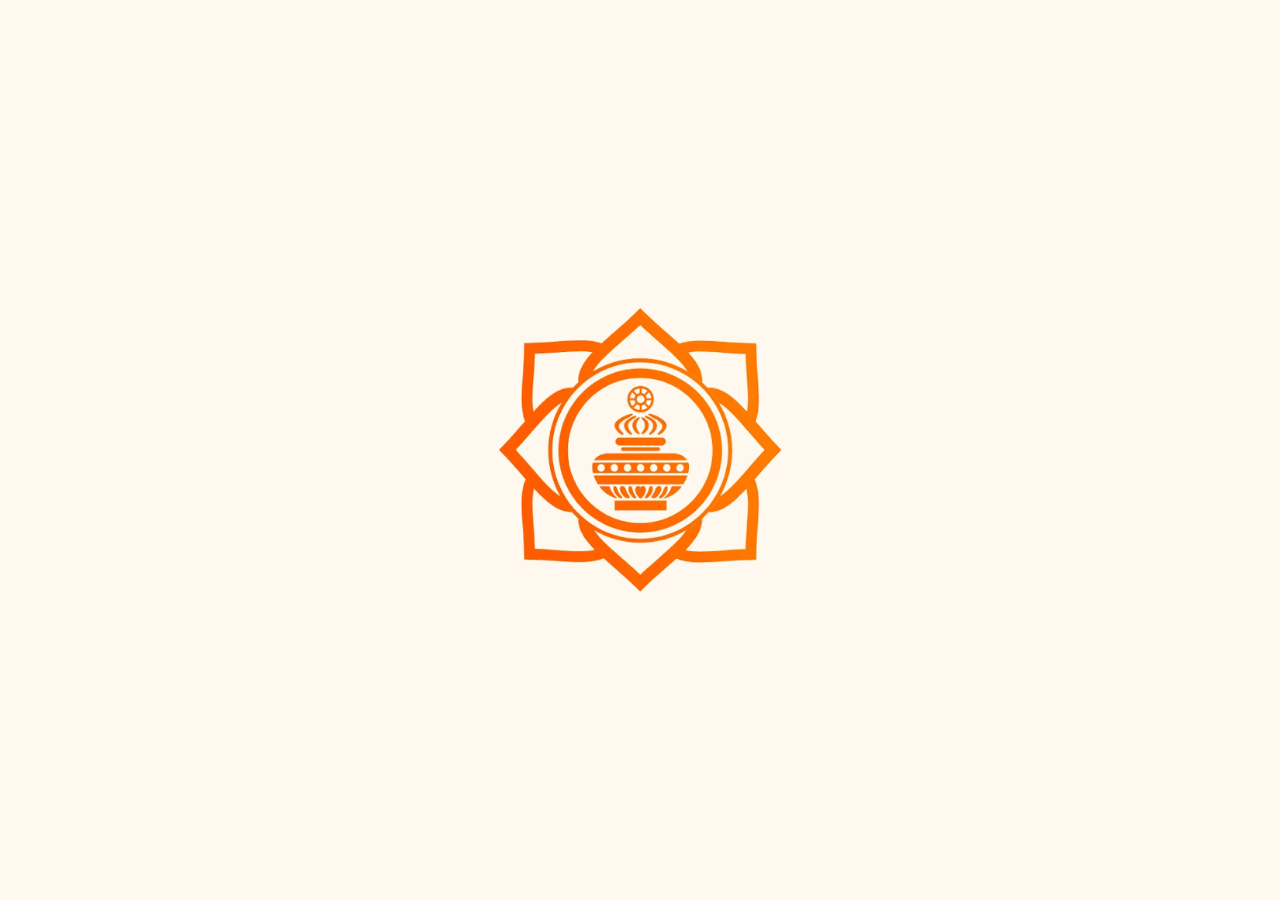
<file: tender/dashboard.html>
<!DOCTYPE html>
<html lang="en">
<head>
  <meta charset="UTF-8">
  <meta name="viewport" content="width=device-width, initial-scale=1.0">
  <title data-i18n="dash.title">My quotations | Siyapatha Tenders</title>
  <link rel="preconnect" href="https://fonts.googleapis.com">
  <link rel="preconnect" href="https://fonts.gstatic.com" crossorigin>
  <link href="https://fonts.googleapis.com/css2?family=Plus+Jakarta+Sans:wght@500;600;700;800&display=swap" rel="stylesheet">
  <link rel="icon" href="../assets/logo.png">
  <link rel="stylesheet" href="../css/tender.css">
  <link rel="stylesheet" href="../css/splash.css">
  <script src="../js/splash.js"></script>
</head>
<body>
  <div data-header></div>
  <main class="wrap">
    <header class="page-head">
      <p class="kicker" data-i18n="dash.kicker">Bidder</p>
      <h1 data-i18n="tn.quotes">My quotations</h1>
      <p class="lead"><span data-hello></span> — <span data-i18n="dash.lead">Every quotation you submit in this browser is listed here with its reference.</span></p>
    </header>
    <section class="quote-list" data-dashboard></section>
  </main>
  <script src="../js/i18n.js"></script>
  <script src="../js/portal.js"></script>
  <script>Portal.mount("quotes");</script>
</body>
</html>
</file>
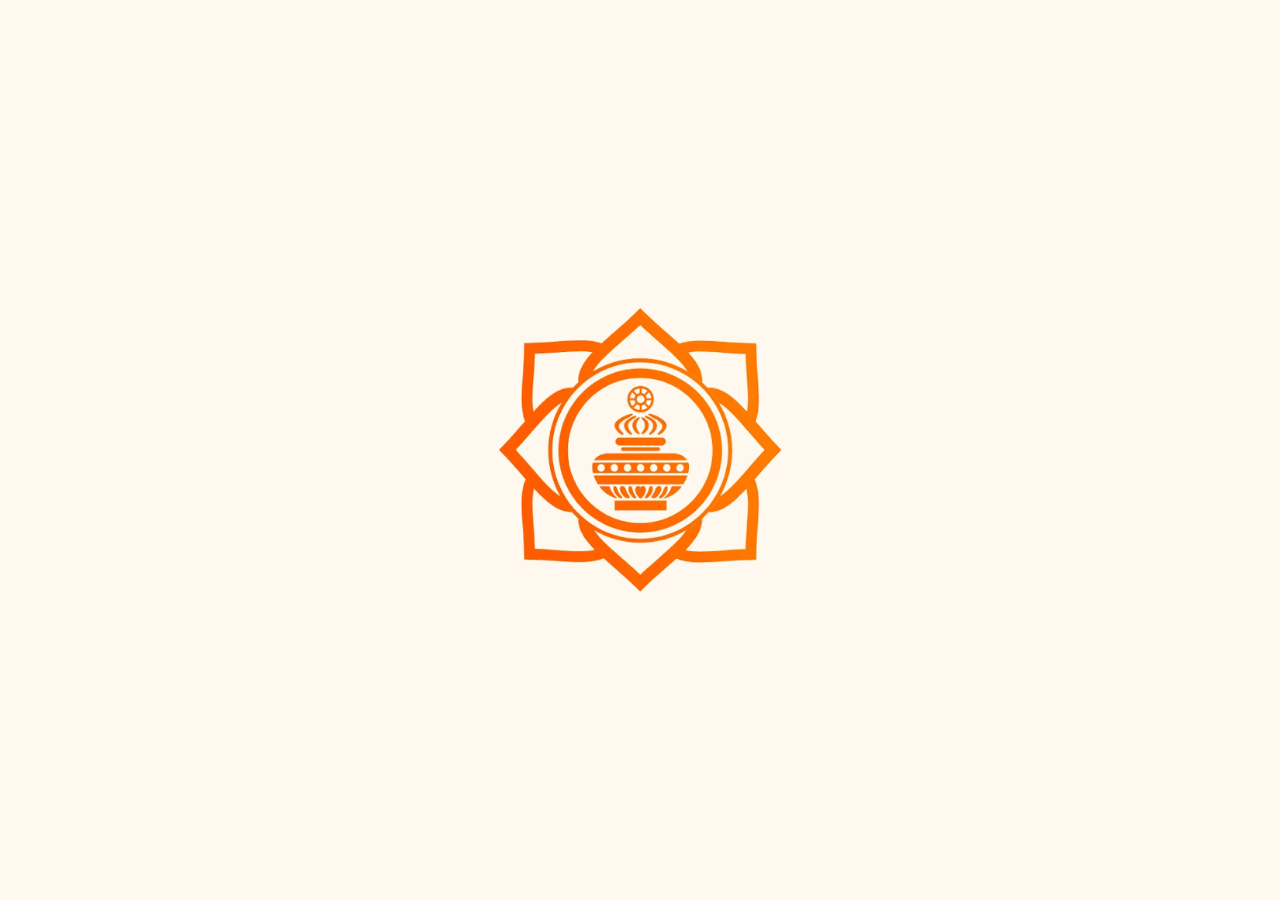
<file: tender/login.html>
<!DOCTYPE html>
<html lang="en">
<head>
  <meta charset="UTF-8">
  <meta name="viewport" content="width=device-width, initial-scale=1.0">
  <title data-i18n="auth.title">Sign in | Siyapatha Tenders</title>
  <link rel="preconnect" href="https://fonts.googleapis.com">
  <link rel="preconnect" href="https://fonts.gstatic.com" crossorigin>
  <link href="https://fonts.googleapis.com/css2?family=Plus+Jakarta+Sans:wght@500;600;700;800&display=swap" rel="stylesheet">
  <link rel="icon" href="../assets/logo.png">
  <link rel="stylesheet" href="../css/tender.css">
  <link rel="stylesheet" href="../css/splash.css">
  <script src="../js/splash.js"></script>
</head>
<body>
  <div data-header></div>
  <main class="auth-layout">
    <section>
      <p class="kicker" data-i18n="auth.kicker">Bidder account</p>
      <h1 data-i18n="auth.h1">Sign in to send a quotation.</h1>
      <p class="lead" data-i18n="auth.lead">Your account keeps the name, address, and telephone that print on the quotation, and lists every offer you have sent.</p>
    </section>
    <form class="auth-card" data-login>
      <div class="field"><label for="email" data-i18n="auth.email">Email</label><input id="email" name="email" type="email" autocomplete="username" required></div>
      <div class="field"><label for="password" data-i18n="auth.password">Password</label><input id="password" name="password" type="password" autocomplete="current-password" required></div>
      <button class="btn btn-fill" type="submit" data-i18n="tn.signin">Sign in</button>
      <p class="form-status" data-status role="status"></p>
      <p class="help"><span data-i18n="auth.new">New bidder?</span> <a href="register.html"><b data-i18n="auth.create">Create an account</b></a></p>
    </form>
  </main>
  <script src="../js/i18n.js"></script>
  <script src="../js/portal.js"></script>
  <script>Portal.mount("login");</script>
</body>
</html>
</file>
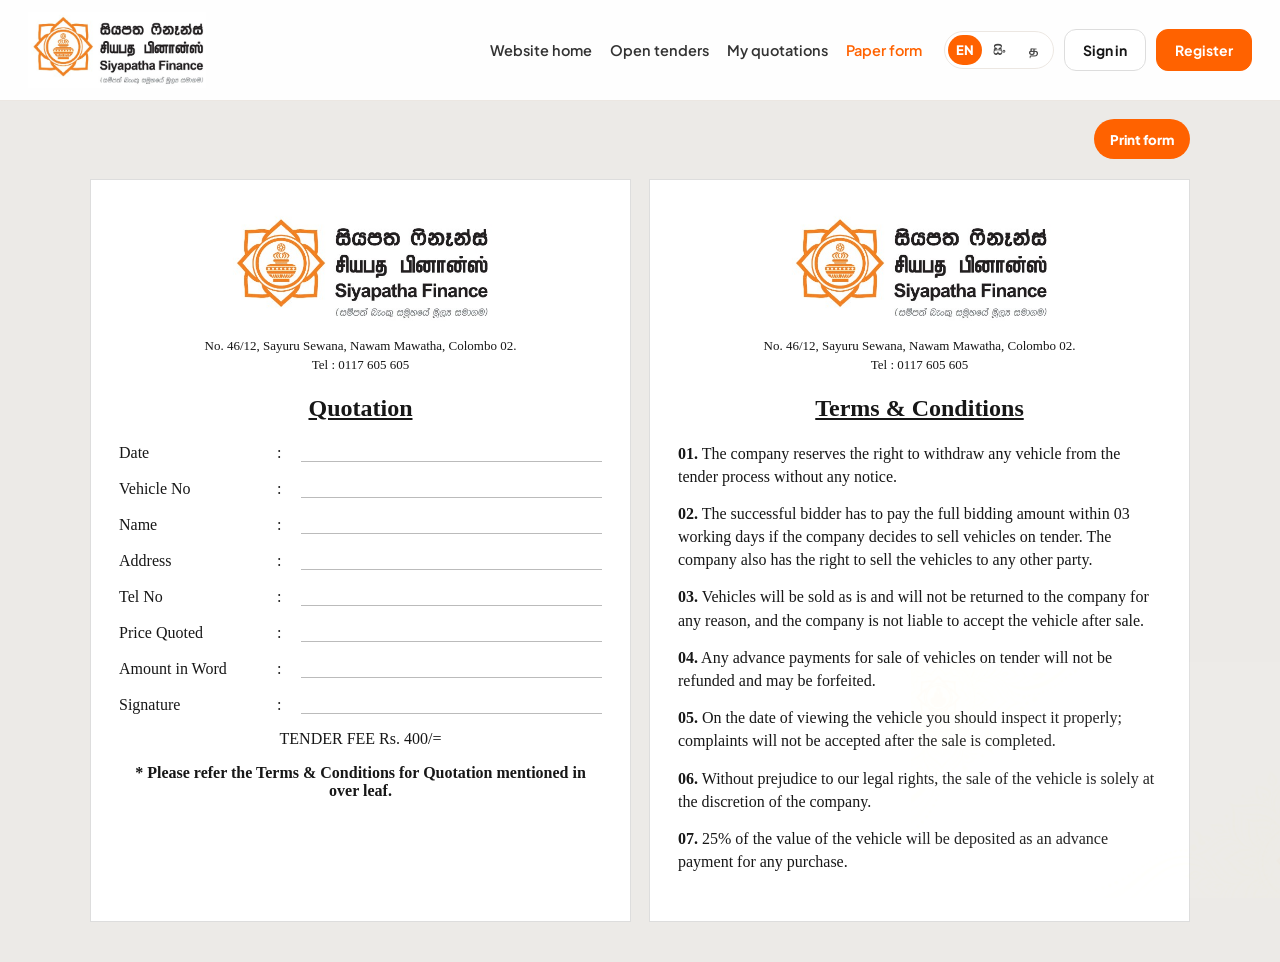
<file: tender/quotation.html>
<!DOCTYPE html>
<html lang="en">
<head>
  <meta charset="UTF-8">
  <meta name="viewport" content="width=device-width, initial-scale=1.0">
  <title>Paper quotation | Siyapatha Finance PLC</title>
  <link rel="preconnect" href="https://fonts.googleapis.com">
  <link rel="preconnect" href="https://fonts.gstatic.com" crossorigin>
  <link href="https://fonts.googleapis.com/css2?family=Plus+Jakarta+Sans:wght@500;600;700;800&display=swap" rel="stylesheet">
  <link rel="icon" href="../assets/logo.png">
  <link rel="stylesheet" href="../css/tender.css">
  <link rel="stylesheet" href="../css/splash.css">
  <script src="../js/splash.js"></script>
</head>
<body class="quote-page">
  <div data-header></div>
  <div class="tools"><button type="button" onclick="window.print()">Print form</button></div>
  <main class="sheets">
    <form class="paper" action="#" onsubmit="return false">
      <img class="paper-logo" src="../assets/logo.png" alt="Siyapatha Finance">
      <p class="addr">No. 46/12, Sayuru Sewana, Nawam Mawatha, Colombo 02.<br>Tel : 0117 605 605</p>
      <h2>Quotation</h2>
      <label class="q-row"><span>Date</span><span>:</span><input name="date" aria-label="Date"></label>
      <label class="q-row"><span>Vehicle No</span><span>:</span><input name="vehicle" aria-label="Vehicle number"></label>
      <label class="q-row"><span>Name</span><span>:</span><input name="name" aria-label="Name"></label>
      <label class="q-row"><span>Address</span><span>:</span><input name="address" aria-label="Address"></label>
      <label class="q-row"><span>Tel No</span><span>:</span><input name="tel" aria-label="Telephone number"></label>
      <label class="q-row"><span>Price Quoted</span><span>:</span><input name="price" aria-label="Price quoted"></label>
      <label class="q-row"><span>Amount in Word</span><span>:</span><input name="words" aria-label="Amount in words"></label>
      <label class="q-row"><span>Signature</span><span>:</span><input name="signature" aria-label="Signature"></label>
      <p class="fee">TENDER FEE Rs. 400/=</p>
      <p class="refer">* Please refer the Terms &amp; Conditions for Quotation mentioned in over leaf.</p>
    </form>
    <article class="paper">
      <img class="paper-logo" src="../assets/logo.png" alt="Siyapatha Finance">
      <p class="addr">No. 46/12, Sayuru Sewana, Nawam Mawatha, Colombo 02.<br>Tel : 0117 605 605</p>
      <h2>Terms &amp; Conditions</h2>
      <ol>
        <li><b>01.</b> The company reserves the right to withdraw any vehicle from the tender process without any notice.</li>
        <li><b>02.</b> The successful bidder has to pay the full bidding amount within 03 working days if the company decides to sell vehicles on tender. The company also has the right to sell the vehicles to any other party.</li>
        <li><b>03.</b> Vehicles will be sold as is and will not be returned to the company for any reason, and the company is not liable to accept the vehicle after sale.</li>
        <li><b>04.</b> Any advance payments for sale of vehicles on tender will not be refunded and may be forfeited.</li>
        <li><b>05.</b> On the date of viewing the vehicle you should inspect it properly; complaints will not be accepted after the sale is completed.</li>
        <li><b>06.</b> Without prejudice to our legal rights, the sale of the vehicle is solely at the discretion of the company.</li>
        <li><b>07.</b> 25% of the value of the vehicle will be deposited as an advance payment for any purchase.</li>
      </ol>
    </article>
  </main>
  <script src="../js/i18n.js"></script>
  <script src="../js/portal.js"></script>
  <script>Portal.mount("form");</script>
</body>
</html>
</file>
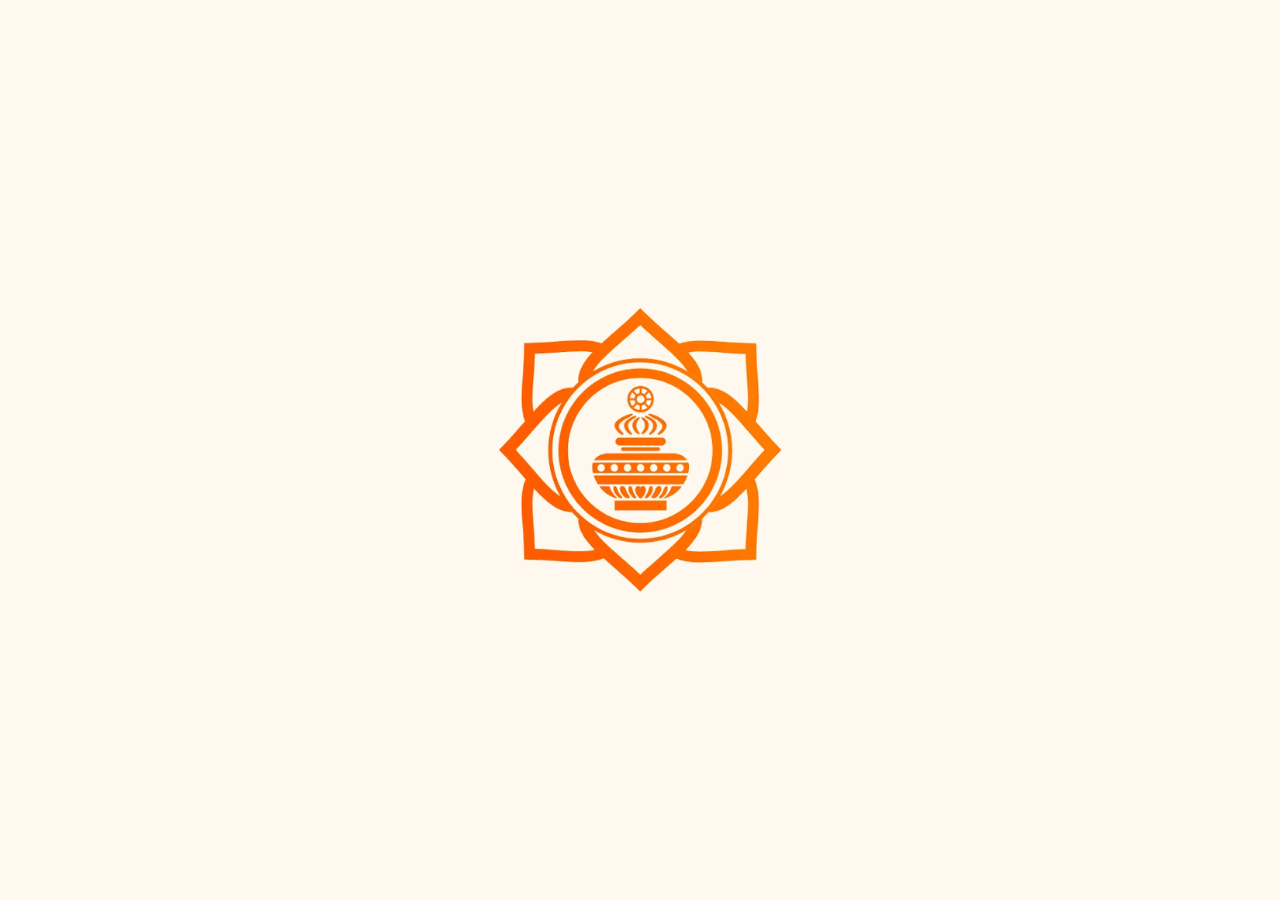
<file: tender/quote.html>
<!DOCTYPE html>
<html lang="en">
<head>
  <meta charset="UTF-8">
  <meta name="viewport" content="width=device-width, initial-scale=1.0">
  <title>Quotation | Siyapatha Tenders</title>
  <link rel="preconnect" href="https://fonts.googleapis.com">
  <link rel="preconnect" href="https://fonts.gstatic.com" crossorigin>
  <link href="https://fonts.googleapis.com/css2?family=Plus+Jakarta+Sans:wght@500;600;700;800&display=swap" rel="stylesheet">
  <link rel="icon" href="../assets/logo.png">
  <link rel="stylesheet" href="../css/tender.css">
  <link rel="stylesheet" href="../css/splash.css">
  <script src="../js/splash.js"></script>
</head>
<body>
  <div data-header></div>
  <main class="quote-layout tn-shell">
    <aside class="bid-rail">
      <img class="lot-thumb" data-lot-photo alt="" hidden>
      <p class="kicker" data-i18n="q.kicker">Digital quotation</p>
      <h2 data-lot-name>Vehicle</h2>
      <p class="plate" data-lot-plate></p>
      <p class="closes" data-lot-closes></p>
      <p class="help" data-i18n="q.help">This replaces the downloadable PDF. The fields are the same as the printed quotation, and the terms are unchanged.</p>
      <p class="help" data-i18n="q.fee">Tender fee Rs. 400/= is paid through the secure IPG portal before your quotation is accepted.</p>
    </aside>
    <form class="sheet" data-quote>
      <h1 data-i18n="q.h1">Quotation</h1>
      <p class="lead">Siyapatha Finance PLC · No. 46/12, Sayuru Sewana, Nawam Mawatha, Colombo 02 · Tel 0117 605 605</p>
      <div class="field"><label for="date" data-i18n="q.date">Date</label><input id="date" name="date" type="date" required></div>
      <div class="field"><label for="vehicleNo" data-i18n="q.vehicle">Vehicle No</label><input id="vehicleNo" name="vehicleNo" readonly></div>
      <div class="field"><label for="name" data-i18n="reg.name">Name</label><input id="name" name="name" required></div>
      <div class="field"><label for="address" data-i18n="reg.address">Address</label><textarea id="address" name="address" required></textarea></div>
      <div class="field"><label for="tel" data-i18n="reg.tel">Tel No</label><input id="tel" name="tel" required></div>
      <div class="field"><label for="price" data-i18n="q.price">Price Quoted (Rs.)</label><input id="price" name="price" inputmode="numeric" placeholder="2500000" required></div>
      <div class="field"><label for="words" data-i18n="q.words">Amount in words</label><input id="words" name="words" required></div>
      <div class="field"><label for="signature" data-i18n="q.sign">Signature</label><input id="signature" name="signature" data-i18n-placeholder="q.signPh" placeholder="Type your full name" required></div>
      <ol class="terms-panel" data-terms></ol>
      <label class="check"><input name="terms" type="checkbox"> <span data-i18n="q.accept">I accept the terms and conditions for this quotation, including the tender fee of Rs. 400/=.</span></label>
      <button class="btn btn-fill" type="submit" data-i18n="q.submit">Continue to payment</button>
      <p class="form-status" data-status role="status"></p>
    </form>

    <section class="ipg-portal" data-ipg hidden>
      <div class="ipg-brand">
        <p class="kicker" data-i18n="ipg.kicker">Secure IPG portal</p>
        <h2 data-i18n="ipg.title">Pay tender fee</h2>
        <p class="ipg-merchant" data-i18n="ipg.merchant">Siyapatha Finance PLC</p>
      </div>
      <div class="ipg-summary">
        <div>
          <span data-i18n="ipg.amountLabel">Amount due</span>
          <strong>Rs. 400.00</strong>
        </div>
        <div>
          <span data-i18n="ipg.forLabel">For</span>
          <strong data-ipg-lot>Tender quotation fee</strong>
        </div>
      </div>
      <div class="ipg-methods" role="tablist" aria-label="Payment method">
        <button type="button" class="is-on" data-ipg-method="card" data-i18n="ipg.card">Card</button>
        <button type="button" data-ipg-method="vishwa" data-i18n="ipg.vishwa">Sampath Vishwa</button>
      </div>
      <form class="ipg-card" data-ipg-card novalidate>
        <div class="field"><label for="ipg-name" data-i18n="ipg.cardName">Name on card</label><input id="ipg-name" name="cardName" autocomplete="cc-name" required placeholder="Name as on card"></div>
        <div class="field"><label for="ipg-number" data-i18n="ipg.cardNumber">Card number</label><input id="ipg-number" name="cardNumber" inputmode="numeric" autocomplete="cc-number" required placeholder="XXXX XXXX XXXX XXXX" maxlength="19"></div>
        <div class="ipg-row">
          <div class="field"><label for="ipg-exp" data-i18n="ipg.expiry">Expiry</label><input id="ipg-exp" name="expiry" inputmode="numeric" autocomplete="cc-exp" required placeholder="MM/YY" maxlength="5"></div>
          <div class="field"><label for="ipg-cvv" data-i18n="ipg.cvv">CVV</label><input id="ipg-cvv" name="cvv" inputmode="numeric" autocomplete="cc-csc" required placeholder="•••" maxlength="4"></div>
        </div>
        <button class="btn btn-fill" type="submit" data-i18n="ipg.pay">Pay Rs. 400.00 securely</button>
      </form>
      <div class="ipg-vishwa" data-ipg-vishwa hidden>
        <p data-i18n="ipg.vishwaHelp">Continue with Sampath Vishwa to pay the Rs. 400/= tender fee, then return here to finish.</p>
        <button class="btn btn-fill" type="button" data-ipg-vishwa-pay data-i18n="ipg.vishwaPay">Open Sampath Vishwa →</button>
      </div>
      <p class="ipg-secure" data-i18n="ipg.secure">256-bit encrypted payment · Prototype IPG for tender fee collection</p>
      <p class="form-status" data-ipg-status role="status"></p>
      <button class="btn btn-line" type="button" data-ipg-back data-i18n="ipg.back">Back to quotation</button>
    </section>

    <section class="done confirm-plate" data-done hidden>
      <img class="lot-thumb" data-done-photo alt="" hidden>
      <p class="kicker" data-i18n="q.received">Quotation received</p>
      <strong data-ref></strong>
      <p data-done-price></p>
      <p class="ipg-paid" data-paid-line></p>
      <p data-i18n="q.note">The company may withdraw the vehicle, and a successful bidder must pay the full amount within 03 working days if the company decides to sell. Keep this reference.</p>
      <a class="btn btn-fill" href="dashboard.html" data-i18n="q.view">View my quotations</a>
    </section>
  </main>
  <script src="../js/i18n.js"></script>
  <script src="../js/portal.js"></script>
  <script>Portal.mount("tenders");</script>
</body>
</html>
</file>
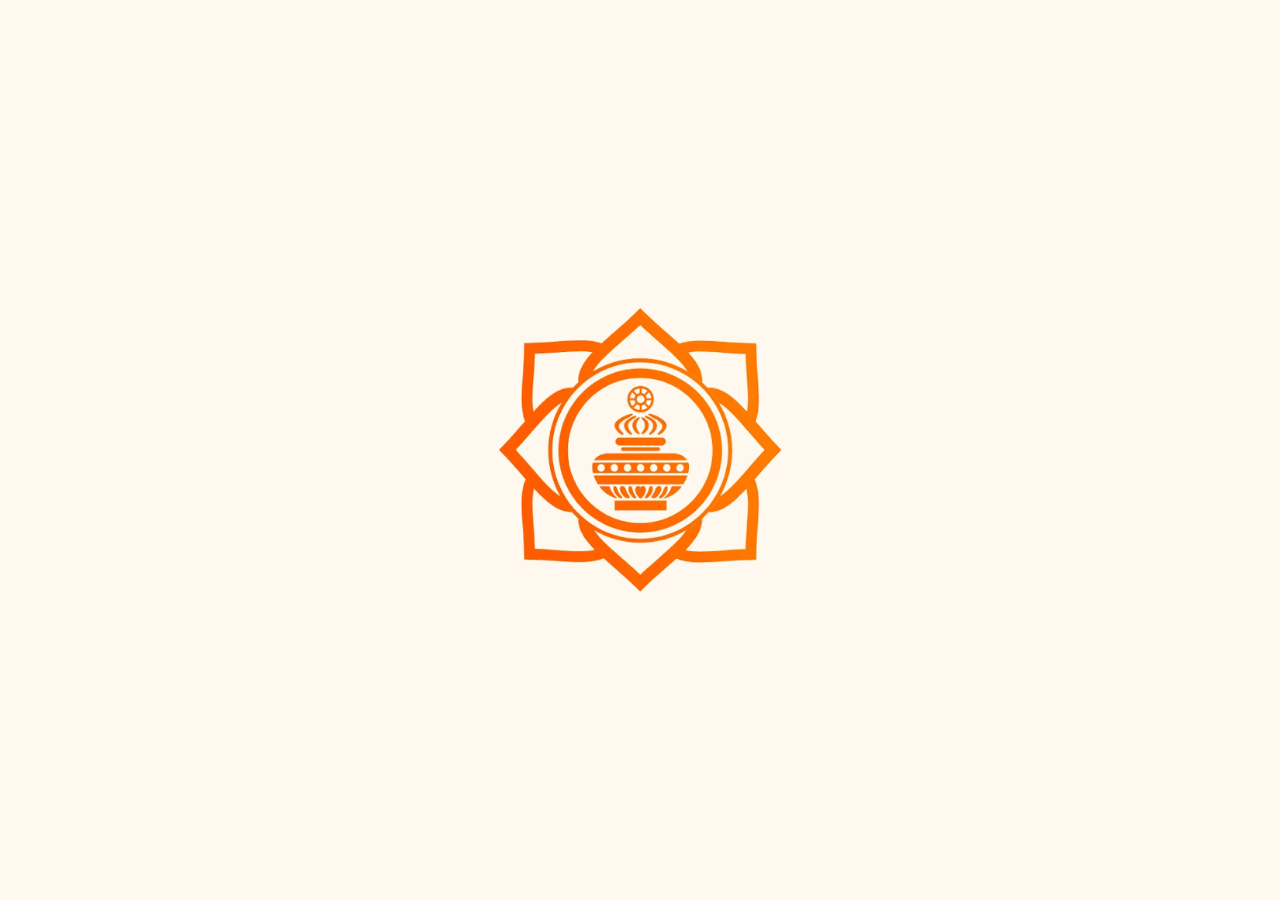
<file: tender/register.html>
<!DOCTYPE html>
<html lang="en">
<head>
  <meta charset="UTF-8">
  <meta name="viewport" content="width=device-width, initial-scale=1.0">
  <title data-i18n="reg.title">Register | Siyapatha Tenders</title>
  <link rel="preconnect" href="https://fonts.googleapis.com">
  <link rel="preconnect" href="https://fonts.gstatic.com" crossorigin>
  <link href="https://fonts.googleapis.com/css2?family=Plus+Jakarta+Sans:wght@500;600;700;800&display=swap" rel="stylesheet">
  <link rel="icon" href="../assets/logo.png">
  <link rel="stylesheet" href="../css/tender.css">
  <link rel="stylesheet" href="../css/splash.css">
  <script src="../js/splash.js"></script>
</head>
<body>
  <div data-header></div>
  <main class="auth-layout">
    <section>
      <p class="kicker" data-i18n="reg.kicker">Create a bidder account</p>
      <h1 data-i18n="reg.h1">Register once, then quote on any open lot.</h1>
      <p class="lead" data-i18n="reg.lead">These details are the name, address, and telephone on the Siyapatha quotation. You can edit them on each offer before you submit.</p>
    </section>
    <form class="auth-card" data-register>
      <div class="field"><label for="name" data-i18n="reg.name">Name</label><input id="name" name="name" required></div>
      <div class="field"><label for="address" data-i18n="reg.address">Address</label><textarea id="address" name="address" required></textarea></div>
      <div class="field"><label for="tel" data-i18n="reg.tel">Tel No</label><input id="tel" name="tel" type="tel" required></div>
      <div class="field"><label for="email" data-i18n="auth.email">Email</label><input id="email" name="email" type="email" required></div>
      <div class="field"><label for="password" data-i18n="auth.password">Password</label><input id="password" name="password" type="password" minlength="6" required></div>
      <button class="btn btn-fill" type="submit" data-i18n="reg.submit">Create account</button>
      <p class="form-status" data-status role="status"></p>
      <p class="help"><span data-i18n="reg.have">Already registered?</span> <a href="login.html"><b data-i18n="tn.signin">Sign in</b></a></p>
    </form>
  </main>
  <script src="../js/i18n.js"></script>
  <script src="../js/portal.js"></script>
  <script>Portal.mount("register");</script>
</body>
</html>
</file>
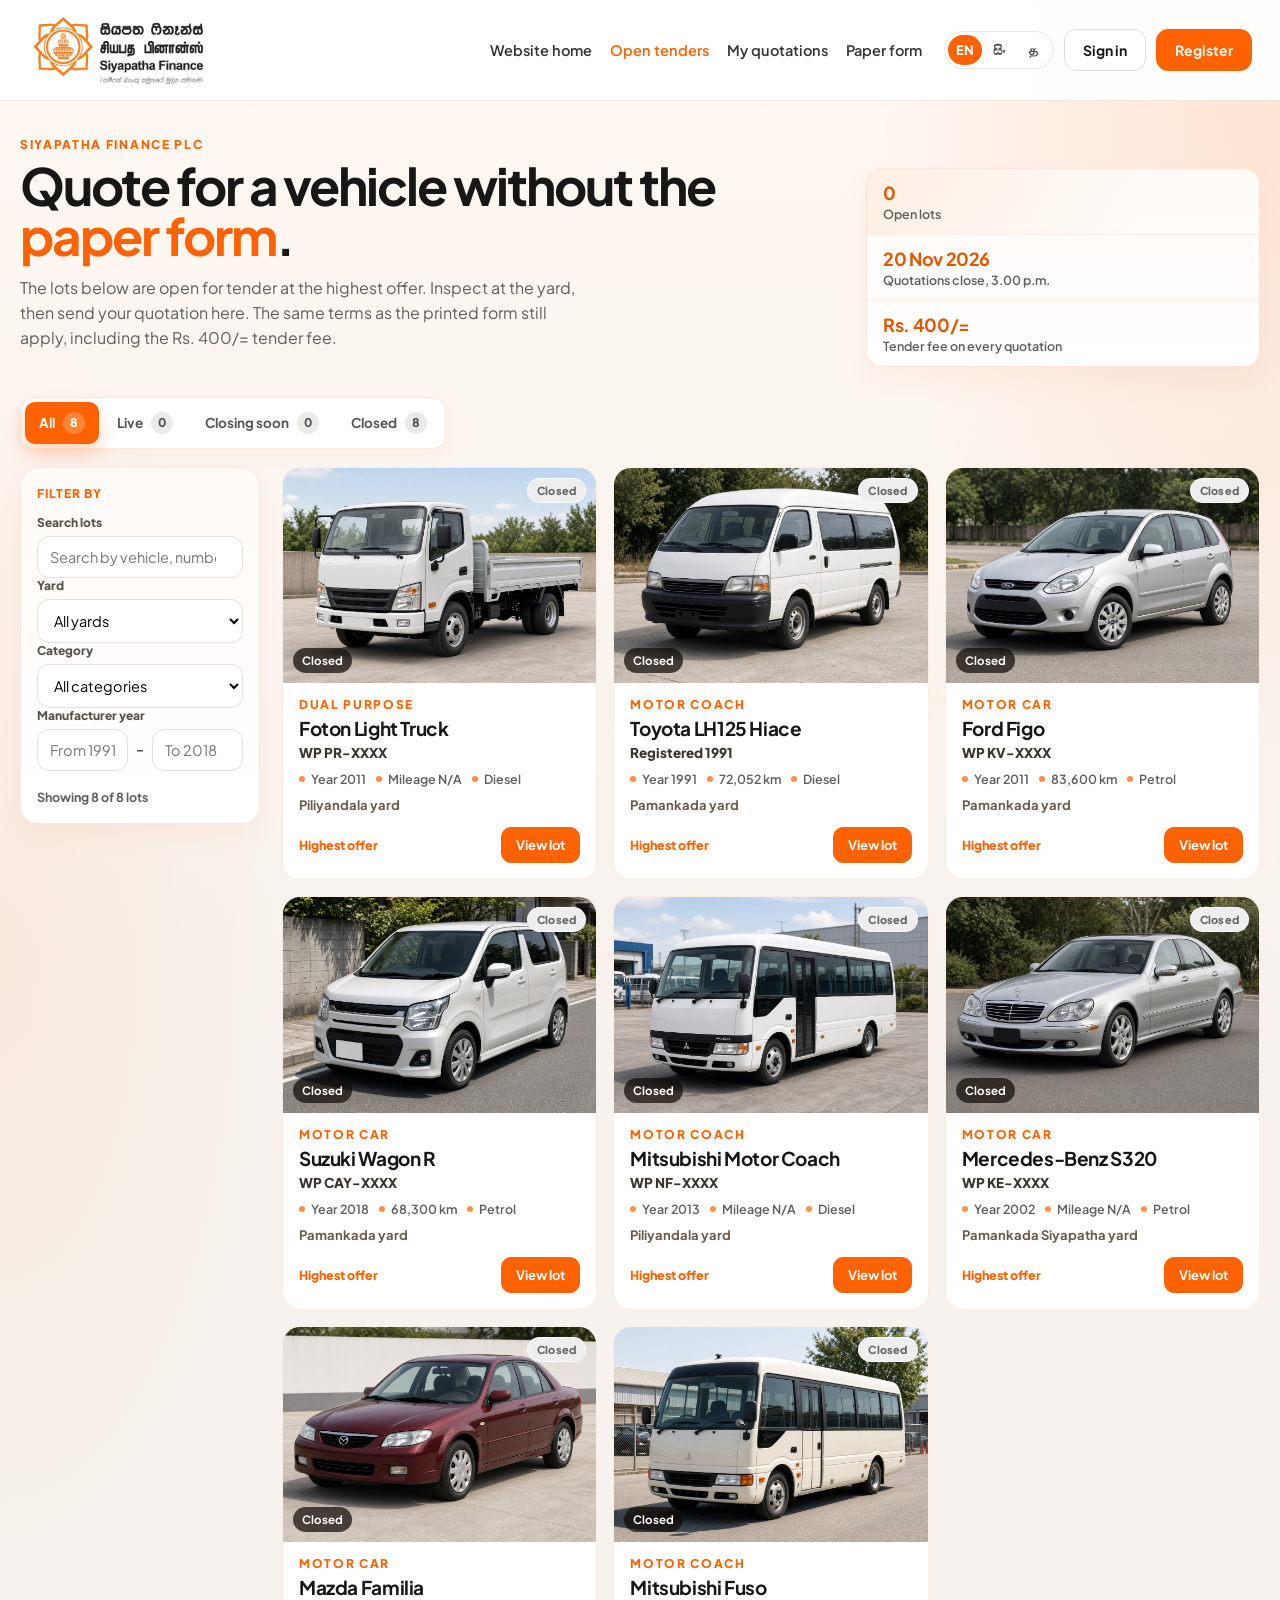
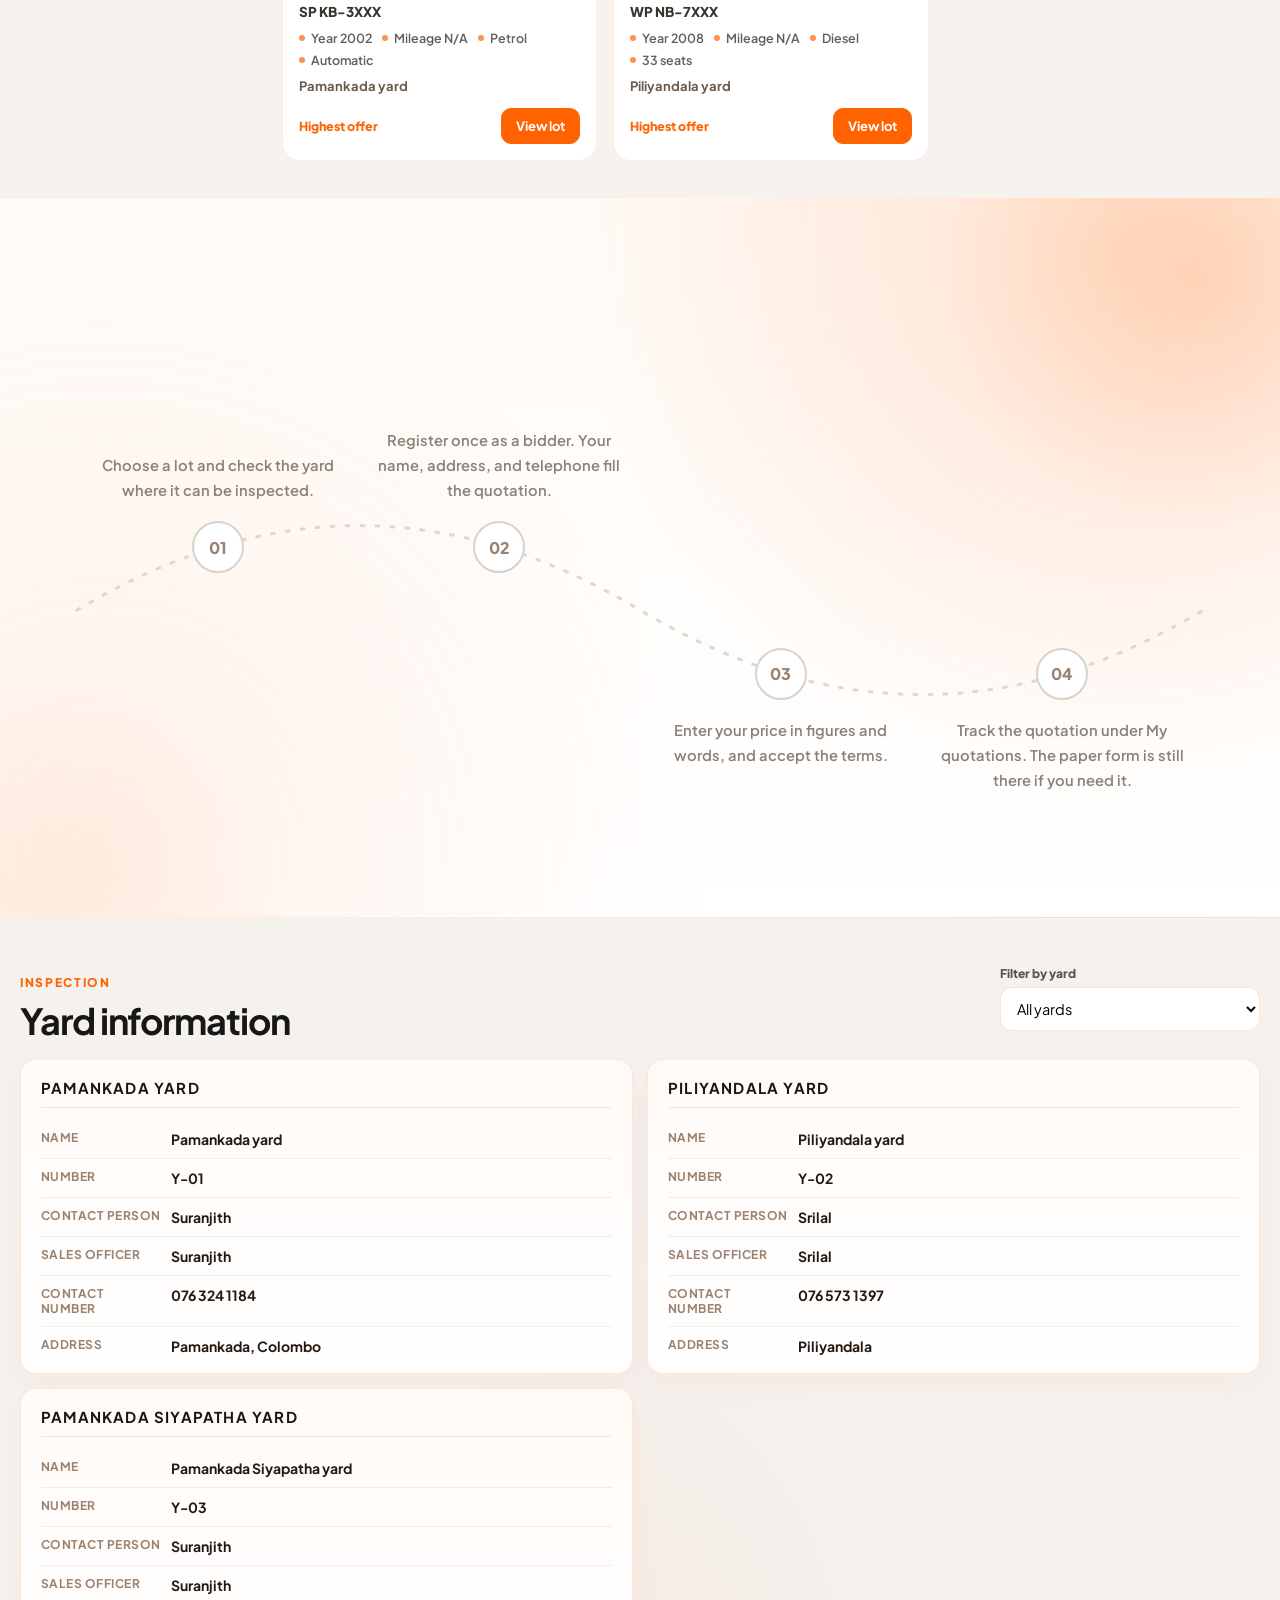
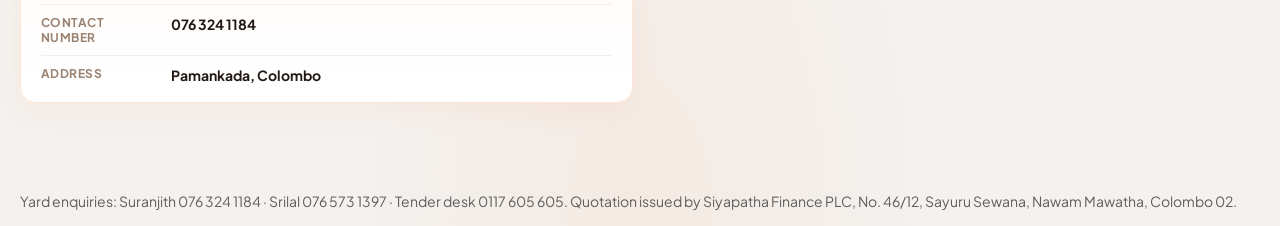
<file: tender/vehicle.html>
<!DOCTYPE html>
<html lang="en">
<head>
  <meta charset="UTF-8">
  <meta name="viewport" content="width=device-width, initial-scale=1.0">
  <title>Lot | Siyapatha Tenders</title>
  <link rel="preconnect" href="https://fonts.googleapis.com">
  <link rel="preconnect" href="https://fonts.gstatic.com" crossorigin>
  <link href="https://fonts.googleapis.com/css2?family=Plus+Jakarta+Sans:wght@500;600;700;800&display=swap" rel="stylesheet">
  <link rel="icon" href="../assets/logo.png">
  <link rel="stylesheet" href="../css/tender.css">
  <link rel="stylesheet" href="../css/splash.css">
  <script src="../js/splash.js"></script>
</head>
<body>
  <div data-header></div>
  <main class="wrap vehicle" data-vehicle></main>
  <script src="../js/i18n.js"></script>
  <script src="../js/portal.js"></script>
  <script>Portal.mount("tenders");</script>
</body>
</html>
</file>
<file: css/styles.css>
:root {
  --orange: #ff6200;
  --orange-deep: #f05600;
  --ink: #161616;
  --muted: #4a4a4a;
  --line: #e6e6e6;
  --dot: #d3d3d3;
  --paper: #ffffff;
  --canvas: #e6e0de;
  --soft: #f6f3f1;
  --shadow: 0 16px 40px rgba(70, 42, 24, 0.06);
  --header-h: 84px;
  --font: "Plus Jakarta Sans", "Segoe UI", sans-serif;
  --serif: "Instrument Serif", Georgia, serif;
}

* { box-sizing: border-box; }
html, body { margin: 0; padding: 0; }
body {
  min-height: 100vh;
  font-family: var(--font);
  color: var(--ink);
  background: var(--canvas);
}

button, a { font-family: inherit; }
button { cursor: pointer; }
img { display: block; max-width: 100%; }

.stage {
  position: relative;
  min-height: 100dvh;
  padding: 10px;
  overflow: hidden;
}

.blob {
  position: absolute;
  z-index: 0;
  background: #f07812;
  pointer-events: none;
}
.blob-tr {
  top: -70px;
  right: -46px;
  width: 230px;
  height: 210px;
  border-radius: 0 0 0 110px;
  background: #ea7c1c;
}
.blob-ml {
  left: -36px;
  top: 46%;
  width: 92px;
  height: 250px;
  border-radius: 0 46px 46px 0;
  background: #f07911;
}

.frame {
  position: relative;
  z-index: 1;
  min-height: calc(100dvh - 20px);
  background: var(--paper);
  border-radius: 28px;
  box-shadow: var(--shadow);
  padding: 6px clamp(28px, 4.2vw, 64px) 22px;
  display: flex;
  flex-direction: column;
  overflow: hidden;
}

.sweep {
  position: absolute;
  right: 0;
  top: 0;
  width: 52%;
  height: 100%;
  z-index: 0;
  pointer-events: none;
}

.header { position: relative; z-index: 6; }
.hero,
.hero-foot { position: relative; z-index: 1; }

.header {
  display: flex;
  align-items: center;
  justify-content: space-between;
  min-height: var(--header-h);
  gap: 20px;
}
.site-header {
  position: fixed;
  top: 0;
  left: 0;
  right: 0;
  z-index: 1000;
  display: flex;
  flex-direction: column;
  padding: 0;
  overflow: visible;
  pointer-events: none;
  box-shadow: 0 8px 24px rgba(20, 24, 32, 0.08);
}
.site-header > * { pointer-events: auto; }
.util-bar {
  display: flex;
  align-items: center;
  justify-content: flex-end;
  gap: 16px;
  padding: 8px clamp(18px, 3vw, 40px);
  background: var(--orange);
}
.util-nav {
  display: flex;
  flex-wrap: wrap;
  align-items: center;
  justify-content: flex-end;
  gap: 10px 28px;
  margin-left: auto;
  padding: 0;
  background: transparent;
}
.util-nav a {
  color: #fff;
  text-decoration: none;
  font-size: 11.5px;
  font-weight: 700;
  letter-spacing: 0.08em;
  text-transform: uppercase;
  line-height: 1.2;
  white-space: nowrap;
}
.util-nav a:hover { opacity: 0.88; text-decoration: underline; }
.header-main {
  position: relative;
  z-index: 2;
  padding: 4px clamp(18px, 3vw, 40px);
  background: #fff;
  border-bottom: 1px solid rgba(30, 40, 55, 0.08);
  overflow: visible;
}
.site-header.is-scrolled .header-main {
  box-shadow: 0 8px 20px rgba(20, 24, 32, 0.06);
}
.header-spacer {
  flex: 0 0 auto;
  height: calc(var(--header-h) + 40px);
}

.brand {
  display: flex;
  align-items: center;
  gap: 10px;
  text-decoration: none;
  color: var(--ink);
  flex: 0 0 auto;
}
.brand-logo {
  height: 68px;
  width: auto;
  max-width: min(360px, 42vw);
  object-fit: contain;
}

.header-end {
  display: flex;
  align-items: center;
  gap: 12px;
  flex: 0 0 auto;
}
.nav-pay {
  display: inline-flex;
  align-items: center;
  justify-content: center;
  gap: 8px;
  height: 40px;
  padding: 0 18px;
  border-radius: 999px;
  background: linear-gradient(135deg, #ff8a2b, var(--orange) 55%, #e85700);
  color: #fff;
  text-decoration: none;
  font-size: 12.5px;
  font-weight: 800;
  letter-spacing: 0.04em;
  text-transform: uppercase;
  white-space: nowrap;
  box-shadow: 0 8px 18px rgba(255, 98, 0, 0.28);
  transition: transform 0.18s ease, box-shadow 0.18s ease, background 0.18s ease;
}
.nav-pay:hover {
  transform: translateY(-1px);
  box-shadow: 0 12px 24px rgba(255, 98, 0, 0.34);
  background: linear-gradient(135deg, #ff9a45, #ff6200 55%, #d64e00);
  color: #fff;
}
.nav-pay:focus-visible {
  outline: 2px solid var(--orange);
  outline-offset: 3px;
}
.nav-pay svg {
  width: 15px;
  height: 15px;
  flex: 0 0 auto;
}
.lang {
  display: flex;
  align-items: center;
  padding: 3px;
  border: 1px solid var(--line);
  border-radius: 999px;
  background: #fff;
}
.lang button {
  border: 0;
  background: transparent;
  color: #444;
  border-radius: 999px;
  min-width: 36px;
  height: 32px;
  padding: 0 8px;
  font-weight: 800;
  font-size: 13px;
  line-height: 1;
}
.lang button.is-on {
  background: var(--orange);
  color: #fff;
}
html[lang="si"] body { font-family: "Noto Sans Sinhala", var(--font); }
html[lang="ta"] body { font-family: "Noto Sans Tamil", var(--font); }
html[lang="si"] .slide h1,
html[lang="ta"] .slide h1,
html[lang="si"] .slide-gold h1,
html[lang="ta"] .slide-gold h1,
html[lang="si"] .slide-loans h1,
html[lang="ta"] .slide-loans h1,
html[lang="si"] .slide-compact h1,
html[lang="ta"] .slide-compact h1 {
  font-size: clamp(30px, 2.8vw, 46px);
  line-height: 1.22;
  letter-spacing: 0;
}
html[lang="si"] .nav,
html[lang="ta"] .nav { gap: 12px; }
html[lang="si"] .nav-link,
html[lang="ta"] .nav-link {
  font-size: 11px;
  letter-spacing: 0.02em;
  text-transform: none;
}
html[lang="ta"] .nav {
  left: auto;
  right: auto;
  transform: none;
  justify-content: flex-end;
}
html[lang="si"] .tagline,
html[lang="ta"] .tagline {
  font-family: inherit;
  font-style: normal;
  font-size: 18px;
  line-height: 1.4;
}

.nav {
  display: flex;
  align-items: center;
  gap: 14px;
  position: static;
  left: auto;
  transform: none;
  flex: 1 1 auto;
  flex-wrap: nowrap;
  justify-content: flex-end;
  max-width: none;
  min-width: 0;
  margin-inline: 12px 8px;
  overflow: visible;
}
.nav-link {
  appearance: none;
  background: none;
  border: 0;
  padding: 8px 0;
  color: #333;
  text-decoration: none;
  font-size: 12px;
  font-weight: 700;
  letter-spacing: 0.06em;
  text-transform: uppercase;
  display: inline-flex;
  align-items: center;
  gap: 5px;
  position: relative;
  line-height: 1;
  white-space: nowrap;
}
.nav-link svg { width: 12px; height: 12px; margin-top: 1px; }
.nav-link.is-active { color: var(--orange); font-weight: 600; }
.nav-link.is-active::after {
  content: "";
  position: absolute;
  left: 0;
  right: 0;
  bottom: -6px;
  height: 2.5px;
  border-radius: 2px;
  background: var(--orange);
}
.nav-link:hover { color: var(--orange); }
.nav-link:focus { outline: none; }
.nav-link:focus-visible {
  outline: 2px solid var(--orange);
  outline-offset: 8px;
  border-radius: 8px;
}
.nav-item.is-open > .nav-link:focus {
  outline: none;
}

.nav-item {
  position: relative;
  z-index: 1;
}
.nav-item.is-open { z-index: 20; }
.menu {
  position: absolute;
  top: calc(100% + 4px);
  left: 50%;
  transform: translateX(-50%);
  min-width: 220px;
  margin: 0;
  padding: 10px 8px 8px;
  background: #fff;
  color: var(--ink);
  border: 1px solid rgba(30, 40, 55, 0.1);
  border-radius: 14px;
  box-shadow: 0 16px 40px rgba(30, 20, 10, 0.16);
  display: none;
  z-index: 1001;
}
.menu::before {
  content: "";
  position: absolute;
  left: 0;
  right: 0;
  top: -14px;
  height: 14px;
}
.nav-item.is-open .menu { display: grid; }
.menu a {
  text-decoration: none;
  color: #161616;
  font-size: 14px;
  font-weight: 600;
  letter-spacing: 0;
  text-transform: none;
  padding: 10px 12px;
  border-radius: 10px;
  white-space: nowrap;
}
.menu a:hover { background: #fff3eb; color: var(--orange); }

.btn {
  display: inline-flex;
  align-items: center;
  justify-content: center;
  gap: 10px;
  text-decoration: none;
  border-radius: 999px;
  font-weight: 700;
  letter-spacing: -0.01em;
  transition: transform 0.15s ease, background 0.15s ease, box-shadow 0.15s ease;
}
.btn svg { width: 18px; height: 18px; }
.btn-outline {
  height: 44px;
  padding: 0 22px;
  border: 1.6px solid var(--orange);
  color: var(--orange);
  background: #fff;
  font-size: 14.5px;
}
.btn-outline:hover { background: #fff6f1; }
.btn-primary {
  height: 52px;
  padding: 0 26px;
  background: var(--orange);
  color: #fff;
  font-size: 15.5px;
  border: 0;
  box-shadow: 0 10px 22px rgba(255, 98, 0, 0.28);
}
.btn-primary:hover { background: var(--orange-deep); transform: translateY(-1px); }

.burger {
  display: none;
  width: 44px;
  height: 44px;
  border-radius: 50%;
  border: 1px solid var(--line);
  background: #fff;
  padding: 0;
  flex-direction: column;
  align-items: center;
  justify-content: center;
  gap: 5px;
}
.burger span {
  display: block;
  width: 16px;
  height: 1.6px;
  background: var(--ink);
  border-radius: 2px;
}

.frame-hero {
  height: calc(100dvh - 20px);
  min-height: calc(100dvh - 20px);
  max-height: calc(100dvh - 20px);
  padding: 4px clamp(18px, 3.2vw, 40px) 10px;
  border-radius: 32px;
  overflow: visible;
}
.hero {
  position: relative;
  flex: 1;
  display: flex;
  flex-direction: column;
  min-height: 0;
  padding: 0;
  gap: 0;
  overflow: visible;
  --pop-w: 90%;
  --pop-r: -10%;
  --pop-y: -30%;
  --hero-shift: 0px;
}
.hero[data-scroll-hero] .hero-shot-media,
.hero[data-scroll-hero] .sweep {
  transform: translate3d(0, var(--hero-shift), 0);
  will-change: transform;
}
.hero-shot {
  position: relative;
  flex: 1 1 auto;
  min-height: 0;
  overflow: visible;
  z-index: 4;
  --pos: 40% 45%;
}
.hero-shot-media {
  position: absolute;
  inset: 0;
  border-radius: 28px 28px 0 0;
  overflow: hidden;
  background: #1a1410;
}
.hero-scene {
  position: absolute;
  inset: 0;
  width: 100%;
  height: 100%;
  object-fit: cover;
  object-position: var(--pos, 50% 46%);
  transform: scale(1.05);
  transition: object-position 0.7s ease;
}
.hero-shot-shade {
  position: absolute;
  inset: 0;
  background:
    linear-gradient(90deg, rgba(12, 10, 8, 0.66) 0%, rgba(12, 10, 8, 0.28) 38%, rgba(12, 10, 8, 0.04) 68%),
    linear-gradient(180deg, rgba(12, 10, 8, 0.16) 0%, transparent 36%, rgba(12, 10, 8, 0.12) 82%);
  pointer-events: none;
  z-index: 1;
}
.hero-titles {
  position: absolute;
  left: clamp(22px, 4vw, 56px);
  right: clamp(34%, 38vw, 520px);
  top: 14%;
  bottom: 22%;
  z-index: 4;
}
.hero-pop {
  position: absolute;
  z-index: 7;
  width: var(--pop-w, 90%);
  max-width: var(--pop-max, 1080px);
  max-height: var(--pop-maxh, min(118%, 980px));
  height: auto;
  object-fit: contain;
  object-position: bottom center;
  right: var(--pop-r, -10%);
  left: auto;
  bottom: var(--pop-y, -30%);
  pointer-events: none;
  filter:
    drop-shadow(0 40px 52px rgba(18, 10, 6, 0.52))
    drop-shadow(0 16px 22px rgba(18, 10, 6, 0.3))
    drop-shadow(0 6px 10px rgba(18, 10, 6, 0.2))
    drop-shadow(0 0 1px rgba(255, 255, 255, 0.45));
  transform: translateZ(0) scale(var(--pop-scale, 1));
  transform-origin: 80% 100%;
  transition: opacity 0.35s ease, transform 0.45s ease, filter 0.35s ease;
}
.hero-shot.is-popping .hero-pop {
  transform: translateZ(0) scale(calc(var(--pop-scale, 1) * 1.03));
}
.slide {
  position: absolute;
  inset: 0;
  display: flex;
  flex-direction: column;
  justify-content: center;
  align-items: flex-start;
  opacity: 0;
  pointer-events: none;
  transform: translateY(10px);
  transition: opacity 0.45s ease, transform 0.45s ease;
}
.slide.is-active {
  opacity: 1;
  pointer-events: auto;
  transform: none;
}
.eyebrow {
  margin: 0 0 14px;
  color: #ffb27a;
  font-size: 12px;
  font-weight: 800;
  letter-spacing: 0.16em;
  text-transform: uppercase;
}
.slide h1 {
  margin: 0;
  max-width: 11em;
  font-size: clamp(40px, 5.2vw, 72px);
  font-weight: 800;
  letter-spacing: -0.05em;
  line-height: 0.98;
  color: #fff;
  text-shadow: 0 10px 30px rgba(0, 0, 0, 0.28);
}
.hero-wave {
  position: absolute;
  left: 0;
  right: 0;
  bottom: -1px;
  width: 100%;
  height: clamp(72px, 12vw, 120px);
  z-index: 2;
  pointer-events: none;
}
.hero-wave-fill { fill: #f4f7fb; }
.circle-next {
  position: absolute;
  top: 18%;
  right: clamp(16px, 3vw, 34px);
  width: 64px;
  height: 64px;
  border: 0;
  border-radius: 50%;
  background: var(--orange);
  color: #fff;
  display: grid;
  place-items: center;
  box-shadow: 0 14px 28px rgba(255, 98, 0, 0.38);
  z-index: 10;
}
.circle-next svg { width: 26px; height: 26px; }
.circle-next:hover { background: var(--orange-deep); }

.hero-under {
  position: relative;
  z-index: 1;
  flex: 0 0 auto;
  background: #fff;
  border-radius: 0 0 24px 24px;
  padding: 2px 4px 2px;
}
.hero-details {
  position: relative;
  z-index: 9;
  display: grid;
  max-width: min(400px, 32%);
  padding: 0 8px 6px;
}
.slide-detail {
  grid-area: 1 / 1;
  opacity: 0;
  pointer-events: none;
  transform: translateY(8px);
  transition: opacity 0.4s ease, transform 0.4s ease;
}
.slide-detail.is-active {
  opacity: 1;
  pointer-events: auto;
  transform: none;
}
.hero-details .lede {
  margin: 0;
  max-width: 54ch;
  color: #4a5562;
  font-size: clamp(14.5px, 1.2vw, 16.5px);
  font-weight: 500;
  line-height: 1.55;
}
.hero-details .lede b {
  color: var(--ink);
  font-weight: 800;
}
.hero-actions {
  display: flex;
  flex-wrap: wrap;
  gap: 12px;
  margin-top: 16px;
}
.btn-ink,
.btn-brand {
  display: inline-flex;
  align-items: center;
  justify-content: center;
  gap: 10px;
  min-height: 48px;
  padding: 0 22px;
  border-radius: 14px;
  text-decoration: none;
  font-size: 15px;
  font-weight: 800;
  letter-spacing: -0.01em;
  transition: transform 0.25s ease, box-shadow 0.25s ease, background 0.25s ease;
}
.btn-ink {
  background: #151515;
  color: #fff;
  box-shadow: 0 12px 24px rgba(20, 20, 20, 0.18);
}
.btn-ink:hover {
  transform: translateY(-2px);
  background: #000;
}
.btn-brand {
  background: var(--orange);
  color: #fff;
  box-shadow: 0 12px 24px rgba(255, 98, 0, 0.28);
}
.btn-brand i {
  width: 22px;
  height: 22px;
  border-radius: 50%;
  background: rgba(255, 255, 255, 0.22);
  position: relative;
}
.btn-brand i::before {
  content: "";
  position: absolute;
  left: 8px;
  top: 6px;
  border-style: solid;
  border-width: 5px 0 5px 8px;
  border-color: transparent transparent transparent #fff;
}
.btn-brand:hover {
  transform: translateY(-2px);
  background: var(--orange-deep);
}
.lede {
  margin: 22px 0 0;
  max-width: 420px;
  color: var(--muted);
  font-size: 17px;
  font-weight: 500;
  line-height: 1.55;
}

.hero-foot {
  display: grid;
  grid-template-columns: 1fr auto 1fr;
  align-items: center;
  min-height: 48px;
  gap: 16px;
  padding: 4px 8px 2px;
  border-top: 1px solid rgba(20, 24, 30, 0.06);
}
.tagline {
  margin: 0;
  display: flex;
  align-items: center;
  gap: 14px;
  font-family: var(--serif);
  font-style: italic;
  font-size: 20px;
  font-weight: 400;
  color: #2a2a2a;
  letter-spacing: -0.01em;
}
.tag-bar {
  width: 3px;
  height: 26px;
  border-radius: 2px;
  background: var(--orange);
  flex: 0 0 auto;
}
.dots {
  display: flex;
  align-items: center;
  gap: 8px;
}
.dot {
  width: 8px;
  height: 8px;
  padding: 0;
  border: 0;
  border-radius: 99px;
  background: var(--dot);
  transition: width 0.25s ease, background 0.25s ease;
}
.dot.is-active {
  width: 22px;
  background: var(--orange);
}
.pager {
  justify-self: end;
  display: flex;
  align-items: center;
  gap: 12px;
}
.pager-btn {
  width: 44px;
  height: 44px;
  border-radius: 50%;
  border: 1px solid #e5e5e5;
  background: #fff;
  color: #2a2a2a;
  display: grid;
  place-items: center;
  padding: 0;
}
.pager-btn svg { width: 20px; height: 20px; }
.pager-btn:hover { border-color: #ccc; background: #fafafa; }

@media (max-width: 1080px) {
  .nav { gap: 18px; }
  .slide h1 { font-size: clamp(36px, 5vw, 58px); }
  .frame { padding-inline: 28px; }
  .hero-shot-media { border-radius: 24px 24px 0 0; }
  .frame-hero { padding-inline: 14px; }
  .nav { gap: 10px; }
  .nav-link { font-size: 11px; }
  .util-bar { padding-inline: 14px; gap: 12px; }
  .util-nav { gap: 8px 18px; }
  .util-nav a { font-size: 10.5px; }
  .header-main { padding-inline: 14px; }
  .hero-titles { right: clamp(30%, 34vw, 420px); }
}

@media (max-width: 860px) {
  .stage { padding: 8px; }
  .site-header {
    top: 0;
    left: 0;
    right: 0;
  }
  .util-bar {
    padding: 6px 12px;
    gap: 10px;
  }
  .util-nav {
    gap: 6px 12px;
    justify-content: flex-end;
    overflow-x: auto;
    max-width: 100%;
  }
  .header-main { padding: 4px 12px; }
  .header-spacer { height: calc(var(--header-h) + 44px); }
  .header-main .brand .brand-logo { height: 52px; }
  .frame {
    min-height: calc(100dvh - 16px);
    padding: 8px 18px 18px;
    border-radius: 22px;
  }
  .frame-hero {
    height: calc(100dvh - 16px);
    min-height: calc(100dvh - 16px);
    max-height: calc(100dvh - 16px);
    padding: 4px 12px 8px;
    border-radius: 22px;
  }
  .nav {
    display: none;
    position: absolute;
    left: 12px;
    right: 12px;
    top: calc(100% + 8px);
    transform: none;
    flex-direction: column;
    align-items: stretch;
    gap: 4px;
    background: #fff;
    border-radius: 16px;
    padding: 12px;
    box-shadow: 0 16px 40px rgba(30, 20, 10, 0.12);
  }
  .nav.is-open { display: flex; }
  .nav-item .menu {
    position: static;
    transform: none;
    box-shadow: none;
    padding: 0 0 4px 12px;
    min-width: 0;
  }
  .talk { display: none; }
  .nav-pay {
    height: 36px;
    padding: 0 12px;
    font-size: 11px;
    gap: 6px;
  }
  .nav-pay svg { width: 13px; height: 13px; }
  .burger { display: flex; }
  .hero { padding-top: 0; }
  .hero-shot-media { border-radius: 18px 18px 0 0; }
  .brand-logo { height: 56px; }
  .hero-pop {
    width: min(100%, 640px);
    max-height: 84%;
    right: -10%;
    bottom: -20%;
  }
  .hero-titles {
    left: 16px;
    right: 18%;
    top: 12%;
    bottom: 30%;
  }
  .slide h1 { font-size: clamp(32px, 8vw, 44px); }
  .circle-next {
    top: 14%;
    right: 12px;
    width: 48px;
    height: 48px;
  }
  .circle-next svg { width: 20px; height: 20px; }
  .hero-details { padding-inline: 4px; }
  .hero-actions { width: 100%; }
  .btn-ink,
  .btn-brand { flex: 1 1 auto; }
  .hero-foot {
    grid-template-columns: 1fr auto;
    grid-template-areas: "tag tag" "dots pager";
    justify-items: start;
    gap: 12px 16px;
    padding-bottom: 6px;
  }
  .tagline { grid-area: tag; }
  .dots { grid-area: dots; align-self: center; }
  .pager { grid-area: pager; justify-self: end; }
  .tagline { font-size: 18px; }
}

@media (prefers-reduced-motion: reduce) {
  .slide, .dot, .btn { transition: none; }
}

.skip {
  position: absolute;
  left: 16px;
  top: 12px;
  z-index: 20;
  transform: translateY(-140%);
  background: #111;
  color: #fff;
  padding: 10px 14px;
  border-radius: 999px;
  text-decoration: none;
  font-weight: 700;
}
.skip:focus { transform: none; }

.path {
  position: relative;
  z-index: 2;
  width: 100%;
  margin: 0;
  overflow: clip;
  background:
    linear-gradient(180deg, #e9eef4 0%, #f4f7fb 42%, #eef2f7 100%);
  color: #12161c;
}
.path-sky {
  position: absolute;
  inset: 0;
  pointer-events: none;
  overflow: hidden;
}
.orb {
  position: absolute;
  border-radius: 50%;
  filter: blur(40px);
  opacity: 0.55;
  animation: drift 18s ease-in-out infinite alternate;
}
.orb-a {
  width: 420px;
  height: 420px;
  top: 8%;
  left: -8%;
  background: radial-gradient(circle, rgba(255, 98, 0, 0.45), transparent 68%);
}
.orb-b {
  width: 520px;
  height: 520px;
  top: 36%;
  right: -12%;
  background: radial-gradient(circle, rgba(90, 140, 190, 0.28), transparent 70%);
  animation-duration: 24s;
}
.orb-c {
  width: 360px;
  height: 360px;
  bottom: 12%;
  left: 35%;
  background: radial-gradient(circle, rgba(255, 150, 70, 0.22), transparent 70%);
  animation-duration: 20s;
}
.grid-fade {
  position: absolute;
  inset: 0;
  background-image:
    linear-gradient(rgba(18, 22, 28, 0.045) 1px, transparent 1px),
    linear-gradient(90deg, rgba(18, 22, 28, 0.045) 1px, transparent 1px);
  background-size: 72px 72px;
  mask-image: radial-gradient(circle at 50% 20%, #000 20%, transparent 78%);
  opacity: 0.7;
}
.grain {
  position: absolute;
  inset: 0;
  opacity: 0.18;
  mix-blend-mode: soft-light;
  background-image: url("data:image/svg+xml,%3Csvg viewBox='0 0 200 200' xmlns='http://www.w3.org/2000/svg'%3E%3Cfilter id='n'%3E%3CfeTurbulence type='fractalNoise' baseFrequency='0.85' numOctaves='3' stitchTiles='stitch'/%3E%3C/filter%3E%3Crect width='100%25' height='100%25' filter='url(%23n)'/%3E%3C/svg%3E");
}
@keyframes drift {
  from { transform: translate3d(0, 0, 0) scale(1); }
  to { transform: translate3d(36px, -28px, 0) scale(1.08); }
}

.path-inner {
  position: relative;
  width: min(1240px, calc(100% - 48px));
  margin: 0 auto;
}
.kicker {
  margin: 0 0 10px;
  color: var(--orange);
  font-size: 12px;
  font-weight: 800;
  letter-spacing: 0.18em;
  text-transform: uppercase;
}
.about-kicker,
.products-head .kicker,
.stories-head .kicker,
.news-head .kicker {
  color: #000;
}
.about-copy h2,
.products-head h2,
.rates-head h2,
.stories-head h2,
.news-head h2,
.branch-head h2,
.branch-cta-inner h2,
.quick-head h2,
.section-intro h2 {
  font-size: clamp(32px, 3.8vw, 48px);
  font-weight: 800;
  letter-spacing: -0.045em;
  line-height: 1.18;
  padding-bottom: 0.08em;
  overflow: visible;
  background-image: linear-gradient(105deg, #ff8a2b 0%, #ff6200 26%, #2b2b2b 72%, #000 100%);
  -webkit-background-clip: text;
  background-clip: text;
  color: transparent;
  -webkit-text-fill-color: transparent;
}
.about-copy h2 em,
.products-head h2 em {
  font-style: normal;
  background-image: linear-gradient(105deg, #ff8a2b 0%, #ff6200 26%, #2b2b2b 72%, #000 100%);
  -webkit-background-clip: text;
  background-clip: text;
  color: transparent;
  -webkit-text-fill-color: transparent;
}
.q-index {
  display: inline-block;
  font-size: 12px;
  font-weight: 800;
  letter-spacing: 0.16em;
  color: var(--orange);
}
.section-intro {
  padding: 88px 0 24px;
  max-width: 16em;
}
.section-intro h2 {
  margin: 0;
}
.serif-run {
  font-family: var(--serif);
  font-weight: 400;
  letter-spacing: -0.03em;
}
.lede { margin: 16px 0 0; max-width: 52ch; color: #5a6573; font-size: 17px; line-height: 1.65; }

.glass,
.glass-chip,
.glass-dark {
  backdrop-filter: blur(18px) saturate(1.2);
  -webkit-backdrop-filter: blur(18px) saturate(1.2);
}
.glass {
  background: rgba(255, 255, 255, 0.55);
  border: 1px solid rgba(255, 255, 255, 0.7);
  box-shadow: 0 20px 60px rgba(30, 40, 60, 0.08);
}
.glass-dark {
  background: linear-gradient(145deg, rgba(18, 22, 28, 0.92), rgba(28, 34, 44, 0.88));
  border: 1px solid rgba(255, 255, 255, 0.08);
  box-shadow: 0 30px 80px rgba(16, 20, 30, 0.28);
}

.scroll-progress {
  position: fixed;
  top: 0;
  left: 0;
  right: 0;
  height: 3px;
  z-index: 1100;
  pointer-events: none;
  background: transparent;
}
.scroll-progress i {
  display: block;
  height: 100%;
  width: 0%;
  background: linear-gradient(90deg, #ff8a2b, #ff6200 55%, #1a1a1a);
  transform-origin: left center;
  transition: width 0.08s linear;
}

.reveal {
  opacity: 0;
  transform: translateY(36px);
  transition: opacity 0.9s cubic-bezier(0.22, 1, 0.36, 1), transform 0.9s cubic-bezier(0.22, 1, 0.36, 1);
  will-change: opacity, transform;
}
.reveal.is-in {
  opacity: 1;
  transform: none;
}
.reveal-rise,
.reveal .about-kicker,
.reveal .about-copy h2,
.reveal .about-lede,
.reveal .about-pillars li,
.reveal .about-actions,
.reveal .products-head > *,
.reveal .prod-feature.is-on,
.reveal .prod-index,
.reveal .rates-head > *,
.reveal .rates-item,
.reveal .stories-head > *,
.reveal .stories-track,
.reveal .news-head > *,
.reveal .nc-shell,
.reveal .branch-cta-inner > *,
.reveal .site-foot-grid > *,
.reveal .site-foot-bar {
  opacity: 0;
  transform: translateY(28px);
  transition:
    opacity 0.7s cubic-bezier(0.22, 1, 0.36, 1),
    transform 0.7s cubic-bezier(0.22, 1, 0.36, 1);
}
.reveal.is-in .about-kicker,
.reveal.is-in .about-copy h2,
.reveal.is-in .about-lede,
.reveal.is-in .about-pillars li,
.reveal.is-in .about-actions,
.reveal.is-in .products-head > *,
.reveal.is-in .prod-feature.is-on,
.reveal.is-in .prod-index,
.reveal.is-in .rates-head > *,
.reveal.is-in .rates-item,
.reveal.is-in .stories-head > *,
.reveal.is-in .stories-track,
.reveal.is-in .news-head > *,
.reveal.is-in .nc-shell,
.reveal.is-in .branch-cta-inner > *,
.reveal.is-in .site-foot-grid > *,
.reveal.is-in .site-foot-bar,
.reveal.is-in .reveal-rise {
  opacity: 1;
  transform: none;
}
.reveal.is-in .about-kicker { transition-delay: 0.05s; }
.reveal.is-in .about-copy h2 { transition-delay: 0.12s; }
.reveal.is-in .about-lede { transition-delay: 0.2s; }
.reveal.is-in .about-pillars li:nth-child(1) { transition-delay: 0.28s; }
.reveal.is-in .about-pillars li:nth-child(2) { transition-delay: 0.36s; }
.reveal.is-in .about-pillars li:nth-child(3) { transition-delay: 0.44s; }
.reveal.is-in .about-actions { transition-delay: 0.52s; }
.reveal.is-in .products-head > *:nth-child(1) { transition-delay: 0.06s; }
.reveal.is-in .products-head > *:nth-child(2) { transition-delay: 0.14s; }
.reveal.is-in .prod-feature.is-on { transition-delay: 0.22s; }
.reveal.is-in .prod-index { transition-delay: 0.34s; }
.reveal.is-in .rates-head > *:nth-child(1) { transition-delay: 0.06s; }
.reveal.is-in .rates-head > *:nth-child(2) { transition-delay: 0.14s; }
.reveal.is-in .rates-item:nth-child(1) { transition-delay: 0.16s; }
.reveal.is-in .rates-item:nth-child(2) { transition-delay: 0.22s; }
.reveal.is-in .rates-item:nth-child(3) { transition-delay: 0.28s; }
.reveal.is-in .rates-item:nth-child(4) { transition-delay: 0.34s; }
.reveal.is-in .rates-item:nth-child(5) { transition-delay: 0.4s; }
.reveal.is-in .rates-item:nth-child(6) { transition-delay: 0.46s; }
.reveal.is-in .rates-item:nth-child(7) { transition-delay: 0.52s; }
.reveal.is-in .rates-item:nth-child(8) { transition-delay: 0.58s; }
.reveal.is-in .rates-item:nth-child(9) { transition-delay: 0.64s; }
.reveal.is-in .stories-head > *:nth-child(1) { transition-delay: 0.06s; }
.reveal.is-in .stories-head > *:nth-child(2) { transition-delay: 0.14s; }
.reveal.is-in .stories-track { transition-delay: 0.24s; }
.reveal.is-in .news-head > *:nth-child(1) { transition-delay: 0.06s; }
.reveal.is-in .news-head > *:nth-child(2) { transition-delay: 0.14s; }
.reveal.is-in .nc-shell { transition-delay: 0.22s; }
.reveal.is-in .branch-cta-inner > *:nth-child(1) { transition-delay: 0.06s; }
.reveal.is-in .branch-cta-inner > *:nth-child(2) { transition-delay: 0.14s; }
.reveal.is-in .branch-cta-inner > *:nth-child(3) { transition-delay: 0.22s; }
.reveal.is-in .branch-cta-inner > *:nth-child(4) { transition-delay: 0.3s; }
.reveal.is-in .site-foot-grid > *:nth-child(1) { transition-delay: 0.06s; }
.reveal.is-in .site-foot-grid > *:nth-child(2) { transition-delay: 0.14s; }
.reveal.is-in .site-foot-grid > *:nth-child(3) { transition-delay: 0.22s; }
.reveal.is-in .site-foot-grid > *:nth-child(4) { transition-delay: 0.3s; }
.reveal.is-in .site-foot-bar { transition-delay: 0.38s; }

.parallax-layer {
  will-change: transform;
  transition: transform 0.12s linear;
}
.hero[data-scroll-hero] .sweep,
.hero[data-scroll-hero] .blob {
  will-change: transform;
}

@media (prefers-reduced-motion: reduce) {
  .reveal,
  .reveal-rise,
  .reveal .about-kicker,
  .reveal .about-copy h2,
  .reveal .about-lede,
  .reveal .about-pillars li,
  .reveal .about-actions,
  .reveal .products-head > *,
  .reveal .prod-feature.is-on,
  .reveal .prod-index,
  .reveal .rates-head > *,
  .reveal .rates-item,
  .reveal .stories-head > *,
  .reveal .stories-track,
  .reveal .news-head > *,
  .reveal .nc-shell,
  .reveal .branch-cta-inner > *,
  .reveal .site-foot-grid > *,
  .reveal .site-foot-bar {
    opacity: 1;
    transform: none;
    transition: none;
  }
  .scroll-progress { display: none; }
  .parallax-layer { transform: none !important; transition: none; }
}

.quick {
  position: relative;
  isolation: isolate;
  margin-top: -2px;
  padding: 36px 0 12px;
  overflow: hidden;
  background:
    radial-gradient(ellipse 70% 90% at 88% 18%, rgba(255, 98, 0, 0.1), transparent 58%),
    radial-gradient(ellipse 55% 70% at 8% 88%, rgba(255, 152, 72, 0.08), transparent 62%),
    linear-gradient(180deg, #fff8f2 0%, #f7f4f0 42%, #f4f7fb 100%);
}
.quick-brand-bg {
  position: absolute;
  inset: 0;
  z-index: 0;
  pointer-events: none;
  overflow: hidden;
}
.quick-brand-glow {
  position: absolute;
  width: 420px;
  height: 420px;
  right: -40px;
  top: -90px;
  border-radius: 50%;
  background: radial-gradient(circle, rgba(255, 98, 0, 0.16), transparent 70%);
  filter: blur(8px);
}
.quick-brand-mark {
  position: absolute;
  right: clamp(-40px, -2vw, 20px);
  top: 50%;
  width: min(420px, 46vw);
  max-width: none;
  opacity: 0.1;
  transform: translateY(-52%) rotate(-8deg);
  filter: saturate(1.05);
}
.quick-brand-motif {
  position: absolute;
  left: clamp(-80px, -4vw, 10px);
  bottom: -90px;
  width: min(320px, 38vw);
  aspect-ratio: 1;
  opacity: 0.07;
  background: center / contain no-repeat url("../assets/logo-motif.svg");
  transform: rotate(18deg);
}
.quick > .path-inner {
  position: relative;
  z-index: 1;
}
.quick-head {
  display: grid;
  grid-template-columns: 1.15fr 0.85fr;
  gap: 18px 40px;
  align-items: end;
  margin-bottom: 28px;
}
.quick-head h2 {
  margin: 0;
  max-width: 11em;
}
.quick-note {
  margin: 0;
  max-width: 34ch;
  color: #667180;
  font-size: 15px;
  font-weight: 600;
  line-height: 1.55;
  justify-self: end;
  padding-bottom: 4px;
}
.quick-rail {
  list-style: none;
  margin: 0;
  padding: 0;
  display: grid;
  grid-template-columns: repeat(6, minmax(0, 1fr));
  gap: 14px;
}
.glass-chip {
  position: relative;
  display: grid;
  align-content: space-between;
  gap: 10px;
  min-height: 128px;
  padding: 20px 18px 22px;
  text-decoration: none;
  color: inherit;
  border-radius: 24px;
  background: rgba(255, 255, 255, 0.82);
  border: 1px solid rgba(255, 255, 255, 0.95);
  box-shadow:
    0 1px 0 rgba(255, 255, 255, 0.9) inset,
    0 12px 30px rgba(30, 40, 60, 0.06);
  overflow: hidden;
  isolation: isolate;
  transition:
    transform 0.4s cubic-bezier(0.22, 1, 0.36, 1),
    border-color 0.25s ease,
    background 0.25s ease,
    box-shadow 0.4s ease;
}
.glass-chip::before {
  content: "";
  position: absolute;
  inset: auto 0 0 0;
  height: 3px;
  background: linear-gradient(90deg, var(--orange), rgba(255, 98, 0, 0));
  opacity: 0;
  transform: scaleX(0.4);
  transform-origin: left;
  transition: opacity 0.3s ease, transform 0.4s cubic-bezier(0.22, 1, 0.36, 1);
}
.glass-chip b {
  font-size: 16px;
  letter-spacing: -0.025em;
  line-height: 1.2;
  padding-right: 12px;
}
.chip-note {
  color: #667180;
  font-size: 12.5px;
  font-weight: 600;
  line-height: 1.4;
  padding-right: 18px;
}
.chip-go {
  position: absolute;
  right: 16px;
  bottom: 16px;
  width: 9px;
  height: 9px;
  border-right: 2px solid var(--orange);
  border-bottom: 2px solid var(--orange);
  transform: rotate(-45deg);
  opacity: 0;
  transition: opacity 0.25s ease, transform 0.3s ease;
}
.glass-chip:hover {
  transform: translateY(-8px);
  border-color: rgba(255, 98, 0, 0.28);
  background: #fff;
  box-shadow: 0 22px 48px rgba(255, 98, 0, 0.12);
}
.glass-chip:hover::before {
  opacity: 1;
  transform: scaleX(1);
}
.glass-chip:hover .chip-go {
  opacity: 1;
  transform: rotate(-45deg) translate(2px, 2px);
}
.glass-chip.is-featured {
  background:
    radial-gradient(circle at 100% 0%, rgba(255, 98, 0, 0.28), transparent 42%),
    linear-gradient(160deg, #222833, #12161c 58%);
  color: #fff;
  border-color: rgba(255, 255, 255, 0.06);
  box-shadow:
    0 1px 0 rgba(255, 255, 255, 0.08) inset,
    0 14px 32px rgba(18, 22, 28, 0.14);
}
.glass-chip.is-featured .chip-note { color: #c8d0da; }
.glass-chip.is-featured .chip-go { border-color: #ff9a57; }
.glass-chip.is-featured::before {
  opacity: 1;
  transform: scaleX(1);
  background: linear-gradient(90deg, #ff9a57, rgba(255, 154, 87, 0));
}
.glass-chip.is-featured:hover {
  background:
    radial-gradient(circle at 100% 0%, rgba(255, 98, 0, 0.36), transparent 46%),
    linear-gradient(160deg, #2a313c, #171b22 58%);
  box-shadow:
    0 1px 0 rgba(255, 255, 255, 0.1) inset,
    0 20px 40px rgba(255, 98, 0, 0.16);
}
.quick-rail li:nth-child(2) .glass-chip { transition-delay: 0.02s; }
.quick-rail li:nth-child(3) .glass-chip { transition-delay: 0.04s; }
.quick-rail li:nth-child(4) .glass-chip { transition-delay: 0.06s; }
.quick-rail li:nth-child(5) .glass-chip { transition-delay: 0.08s; }
.quick-rail li:nth-child(6) .glass-chip { transition-delay: 0.1s; }

.about {
  position: relative;
  z-index: 2;
  margin: 0 0 -1px;
  padding: 0;
  overflow: visible;
}
.about-stage {
  position: relative;
  isolation: isolate;
  min-height: min(56vh, 520px);
  overflow: hidden;
  color: var(--ink);
  background: #f4f2ef;
}
.about-bg {
  position: absolute;
  inset: 0;
  width: 100%;
  height: 100%;
  object-fit: cover;
  object-position: 62% center;
  filter: saturate(1.04) contrast(1.02);
  z-index: 0;
}
.about-shade {
  position: absolute;
  inset: 0;
  z-index: 1;
  pointer-events: none;
  background:
    linear-gradient(90deg,
      rgba(244, 242, 239, 0.97) 0%,
      rgba(244, 242, 239, 0.92) 26%,
      rgba(244, 242, 239, 0.55) 42%,
      rgba(244, 242, 239, 0.12) 58%,
      transparent 72%),
    linear-gradient(180deg, rgba(255, 255, 255, 0.12) 0%, transparent 30%, rgba(18, 22, 30, 0.08) 100%);
}
.about-copy {
  position: relative;
  z-index: 2;
  display: flex;
  flex-direction: column;
  justify-content: center;
  align-items: flex-start;
  min-height: min(56vh, 520px);
  padding: clamp(40px, 5vw, 56px) 0 clamp(56px, 7vw, 80px);
  padding-left: clamp(28px, 5.5vw, 72px);
  width: min(520px, 48%);
  max-width: 520px;
}
.about-curve {
  position: relative;
  z-index: 6;
  margin-top: -58px;
  height: clamp(64px, 8vw, 96px);
  line-height: 0;
  pointer-events: none;
}
.about-curve svg {
  display: block;
  width: 100%;
  height: 100%;
}
.about-curve-fill { fill: #f4f7fb; }
.about-curve-line { fill: var(--orange); }
.about-kicker {
  margin: 0 0 16px;
  display: inline-flex;
  align-items: center;
  gap: 12px;
  color: #000;
  font-size: clamp(13px, 1vw, 15px);
  font-weight: 800;
  letter-spacing: 0.18em;
  text-transform: uppercase;
}
.about-kicker::before {
  content: "";
  width: 32px;
  height: 3px;
  background: linear-gradient(90deg, var(--orange), #ffb06a);
  border-radius: 999px;
}
.about-copy h2 {
  margin: 0;
  max-width: 11em;
}
.about-lede {
  margin: 18px 0 0;
  max-width: 46ch;
  color: #4a5562;
  font-size: clamp(17px, 1.35vw, 20px);
  font-weight: 600;
  line-height: 1.65;
}
.about-pillars {
  list-style: none;
  margin: 28px 0 0;
  padding: 18px 0 0;
  display: grid;
  grid-template-columns: repeat(3, minmax(0, 1fr));
  gap: 0;
  width: 100%;
  max-width: 520px;
  border-top: 1px solid rgba(18, 22, 28, 0.12);
}
.about-pillars li {
  display: grid;
  gap: 12px;
  justify-items: start;
  padding: 2px 14px 0 0;
  border-right: 1px solid rgba(18, 22, 28, 0.1);
}
.about-pillars li:first-child { padding-left: 0; }
.about-pillars li:last-child {
  border-right: 0;
  padding-right: 0;
}
.about-pillar-ico {
  width: 48px;
  height: 48px;
  display: grid;
  place-items: center;
  filter: drop-shadow(0 6px 12px rgba(30, 50, 80, 0.12));
}
.about-pillar-ico svg {
  width: 100%;
  height: 100%;
  display: block;
}
.about-pillars b {
  font-size: clamp(14px, 1.05vw, 16px);
  font-weight: 800;
  letter-spacing: -0.015em;
  color: #171717;
  line-height: 1.3;
}
.about-actions {
  display: flex;
  flex-wrap: wrap;
  align-items: center;
  gap: 14px 18px;
  margin-top: 30px;
}
.about-cta {
  display: inline-flex;
  align-items: center;
  gap: 10px;
  min-height: 54px;
  padding: 0 28px;
  border-radius: 999px;
  background: linear-gradient(135deg, #ff7a1a, var(--orange-deep));
  color: #fff;
  font-size: 16px;
  font-weight: 800;
  letter-spacing: -0.01em;
  text-decoration: none;
  border: 0;
  box-shadow:
    0 14px 28px rgba(255, 98, 0, 0.3),
    0 0 0 1px rgba(255, 255, 255, 0.16) inset;
  transition: transform 0.2s ease, box-shadow 0.2s ease, filter 0.2s ease;
}
.about-cta::after {
  content: "";
  width: 16px;
  height: 16px;
  background:
    no-repeat center / 14px 14px
    url("data:image/svg+xml,%3Csvg xmlns='http://www.w3.org/2000/svg' viewBox='0 0 24 24' fill='none' stroke='%23ffffff' stroke-width='2.4' stroke-linecap='round' stroke-linejoin='round'%3E%3Cpath d='M5 12h14M13 6l6 6-6 6'/%3E%3C/svg%3E");
  transition: transform 0.25s ease;
}
.about-cta:hover {
  filter: brightness(1.05);
  box-shadow: 0 16px 34px rgba(255, 98, 0, 0.38);
  gap: 12px;
}
.about-cta:hover::after { transform: translateX(2px); }
.about-meta {
  margin: 0;
  padding: 0;
  border: 0;
  background: transparent;
  color: #667180;
  font-size: 13px;
  font-weight: 700;
  letter-spacing: 0.01em;
}

.products {
  position: relative;
  padding: 0;
}
.products-bleed {
  position: relative;
  padding: 36px 0 68px;
  background: #f4f7fb;
  border-top: 0;
}
.products-head {
  display: grid;
  grid-template-columns: minmax(0, 1.2fr) minmax(220px, 0.7fr);
  gap: 16px 40px;
  align-items: end;
  margin-bottom: 28px;
}
.products-head h2 {
  margin: 0;
  max-width: 16em;
}
.products-head h2 em {
  font-style: normal;
  font-weight: 800;
}
.products-note {
  margin: 0;
  max-width: 36ch;
  justify-self: end;
  color: #5c6673;
  font-size: 14.5px;
  font-weight: 500;
  line-height: 1.55;
}

.prod-stage { position: relative; }
.prod-track {
  position: relative;
  min-height: 400px;
}
.prod-feature {
  position: relative;
  display: grid;
  grid-template-columns: 1.4fr 0.95fr;
  min-height: 400px;
  overflow: hidden;
  text-decoration: none;
  color: inherit;
  background:
    linear-gradient(135deg, #fff8f2 0%, #ffffff 38%, #f3f7fc 72%, #eef5fb 100%);
  border: 1px solid rgba(30, 40, 55, 0.1);
  border-radius: 18px;
  transition: border-color 0.25s ease, box-shadow 0.25s ease, opacity 0.45s ease;
}
.prod-feature[hidden] {
  display: none !important;
}
.prod-feature.is-on {
  border-color: rgba(255, 98, 0, 0.28);
  box-shadow: 0 16px 36px rgba(40, 55, 80, 0.08);
}
.prod-feature:hover {
  border-color: rgba(255, 98, 0, 0.35);
  box-shadow: 0 16px 36px rgba(40, 55, 80, 0.08);
}
.prod-feature-media {
  position: relative;
  min-height: 400px;
  overflow: hidden;
}
.prod-feature-media img {
  position: absolute;
  inset: 0;
  width: 100%;
  height: 100%;
  object-fit: cover;
  object-position: center 30%;
  transition: transform 0.7s ease;
}
.prod-feature:hover .prod-feature-media img { transform: scale(1.03); }
.prod-feature-panel {
  position: relative;
  z-index: 1;
  display: flex;
  flex-direction: column;
  justify-content: center;
  gap: 10px;
  padding: clamp(26px, 3.6vw, 44px);
  background:
    linear-gradient(160deg, rgba(255, 248, 242, 0.95) 0%, rgba(255, 255, 255, 0.88) 45%, rgba(238, 245, 251, 0.96) 100%);
}
.prod-feature-eyebrow {
  margin: 0 0 2px;
  font-size: clamp(11px, 0.85vw, 12.5px);
  letter-spacing: 0.16em;
  font-weight: 700;
  color: #8a93a0;
  text-transform: uppercase;
}
.prod-feature-panel h3 {
  margin: 0;
  max-width: 7.2em;
  color: #12161c;
  font-size: clamp(34px, 4.2vw, 52px);
  font-weight: 800;
  letter-spacing: -0.045em;
  line-height: 1.02;
}
.prod-feature-body {
  margin: 6px 0 0;
  max-width: 46ch;
  color: #5a6573;
  font-size: clamp(14.5px, 1.05vw, 16.5px);
  font-weight: 500;
  line-height: 1.55;
  display: -webkit-box;
  -webkit-box-orient: vertical;
  -webkit-line-clamp: 3;
  line-clamp: 3;
  overflow: hidden;
}
.prod-feature-panel.is-expanded .prod-feature-body {
  display: block;
  -webkit-line-clamp: unset;
  line-clamp: unset;
  overflow: visible;
}
.prod-meta {
  list-style: none;
  margin: 2px 0 0;
  padding: 0;
  display: flex;
  flex-wrap: wrap;
  gap: 8px 16px;
}
.prod-actions {
  display: flex;
  flex-wrap: wrap;
  align-items: center;
  gap: 10px 16px;
  margin-top: 8px;
}
.prod-see {
  appearance: none;
  border: 0;
  background: transparent;
  padding: 0;
  color: #6b7480;
  font: inherit;
  font-size: 14px;
  font-weight: 800;
  cursor: pointer;
  text-decoration: underline;
  text-underline-offset: 3px;
}
.prod-see:hover { color: var(--orange); }
.prod-meta li {
  position: relative;
  color: #6b7480;
  font-size: 12.5px;
  font-weight: 700;
}
.prod-meta li + li::before {
  content: "";
  position: absolute;
  left: -10px;
  top: 50%;
  width: 3px;
  height: 3px;
  border-radius: 50%;
  background: var(--orange);
  transform: translateY(-50%);
}
.prod-go {
  display: inline-flex;
  align-items: center;
  gap: 8px;
  margin-top: 0;
  width: fit-content;
  color: #14171c;
  font-size: 14px;
  font-weight: 800;
  text-decoration: none;
  border-bottom: 2px solid var(--orange);
  padding-bottom: 3px;
  transition: color 0.2s ease, gap 0.2s ease;
}
.prod-go::after {
  content: "";
  width: 12px;
  height: 12px;
  background:
    no-repeat center / 11px 11px
    url("data:image/svg+xml,%3Csvg xmlns='http://www.w3.org/2000/svg' viewBox='0 0 24 24' fill='none' stroke='%23ff6200' stroke-width='2.4' stroke-linecap='round' stroke-linejoin='round'%3E%3Cpath d='M5 12h14M13 6l6 6-6 6'/%3E%3C/svg%3E");
  transition: transform 0.2s ease;
}
.prod-feature:hover .prod-go,
.prod-go:hover { gap: 12px; color: var(--orange); }
.prod-feature:hover .prod-go::after,
.prod-go:hover::after { transform: translateX(2px); }

.prod-index {
  display: grid;
  grid-template-columns: repeat(6, minmax(0, 1fr));
  gap: 12px;
  margin-top: 18px;
}
.prod-tile {
  display: grid;
  gap: 10px;
  align-content: start;
  text-align: left;
  cursor: pointer;
  font: inherit;
  color: inherit;
  padding: 10px;
  background: #fff;
  border: 1px solid rgba(30, 40, 55, 0.1);
  border-radius: 16px;
  transition: border-color 0.2s ease, box-shadow 0.25s ease, transform 0.25s ease;
}
.prod-tile:hover,
.prod-tile.is-on {
  border-color: rgba(255, 98, 0, 0.4);
  box-shadow: 0 12px 28px rgba(40, 55, 80, 0.08);
  transform: translateY(-2px);
}
.prod-tile.is-on {
  box-shadow:
    0 0 0 2px rgba(255, 98, 0, 0.18),
    0 12px 28px rgba(40, 55, 80, 0.08);
}
.prod-tile-media {
  position: relative;
  aspect-ratio: 16 / 11;
  overflow: hidden;
  border-radius: 10px;
  background: #e8e4df;
}
.prod-tile-media img {
  width: 100%;
  height: 100%;
  object-fit: cover;
  transition: transform 0.6s ease;
}
.prod-tile:hover .prod-tile-media img { transform: scale(1.04); }
.prod-tile-copy {
  display: grid;
  gap: 6px;
  padding: 2px 4px 6px;
}
.prod-tile h3 {
  margin: 0;
  font-size: clamp(14px, 1.15vw, 16px);
  font-weight: 800;
  letter-spacing: -0.02em;
  line-height: 1.2;
  color: #14171c;
}
.prod-tile:hover h3 { color: var(--orange); }
.prod-tile p {
  margin: 0;
  color: #66707c;
  font-size: 13px;
  font-weight: 500;
  line-height: 1.45;
  display: -webkit-box;
  -webkit-line-clamp: 2;
  -webkit-box-orient: vertical;
  overflow: hidden;
}

.rates {
  position: relative;
  isolation: isolate;
  padding: clamp(52px, 7vw, 88px) 0 clamp(40px, 5vw, 64px);
  margin: 0;
  overflow: hidden;
  color: #12161c;
  background: #fff;
}
.rates-decor {
  position: absolute;
  inset: 0;
  z-index: 0;
  pointer-events: none;
  overflow: hidden;
}
.rates-decor img {
  position: absolute;
  inset: 0;
  width: 100%;
  height: 100%;
  object-fit: cover;
  object-position: center center;
  opacity: 0.9;
}
.rates-decor-veil {
  position: absolute;
  inset: 0;
  z-index: 0;
  pointer-events: none;
  background:
    radial-gradient(ellipse 72% 68% at 50% 48%, rgba(255, 255, 255, 0.94) 0%, rgba(255, 255, 255, 0.78) 42%, rgba(255, 255, 255, 0.35) 70%, transparent 100%),
    linear-gradient(180deg, rgba(255, 255, 255, 0.55) 0%, transparent 18%, transparent 82%, rgba(255, 255, 255, 0.5) 100%);
}
.rates-inner {
  position: relative;
  z-index: 1;
  display: grid;
  gap: 8px;
}
.rates-head {
  display: flex;
  justify-content: space-between;
  align-items: flex-start;
  gap: 20px 32px;
  margin-bottom: 18px;
}
.rates-head h2 {
  margin: 0;
}
.rates-note {
  margin: 8px 0 0;
  max-width: 42ch;
  color: #5c6673;
  font-size: 14.5px;
  font-weight: 500;
  line-height: 1.5;
}
.rates-asof {
  flex: 0 0 auto;
  display: inline-flex;
  align-items: center;
  gap: 8px;
  padding: 9px 16px;
  border: 1px solid rgba(30, 40, 55, 0.12);
  border-radius: 999px;
  background: rgba(255, 255, 255, 0.88);
  color: #6b7480;
  font-size: 12.5px;
  font-weight: 600;
  white-space: nowrap;
  backdrop-filter: blur(6px);
}
.rates-asof b { color: #12161c; font-weight: 800; }
.rates-pulse {
  width: 8px;
  height: 8px;
  border-radius: 50%;
  background: #22c55e;
  position: relative;
  flex: 0 0 auto;
}
.rates-pulse::after {
  content: "";
  position: absolute;
  inset: 0;
  border-radius: 50%;
  background: #22c55e;
  animation: ratesPing 2s ease-out infinite;
}
@keyframes ratesPing {
  0% { transform: scale(1); opacity: 0.7; }
  100% { transform: scale(3.2); opacity: 0; }
}

.rates-grid {
  display: grid;
  grid-template-columns: repeat(12, minmax(0, 1fr));
  column-gap: 18px;
  row-gap: 22px;
  align-items: stretch;
}
.rates-c3 { grid-column: span 3; }
.rates-span2 {
  grid-column: span 3;
  grid-row: span 2;
}
.rates-item {
  position: relative;
  display: flex;
  flex-direction: column;
  gap: 8px;
  min-height: 170px;
  padding: 18px 2px 8px;
  border-top: 1.5px solid rgba(30, 40, 55, 0.14);
  background: transparent;
  text-decoration: none;
  color: inherit;
  overflow: visible;
}
.rates-item::after {
  content: "";
  position: absolute;
  left: 0;
  top: -1.5px;
  height: 2px;
  width: 0;
  background: var(--orange);
  transition: width 0.55s cubic-bezier(0.2, 0.8, 0.2, 1);
}
.rates-item:hover::after { width: 100%; }
.rates-item-top {
  display: flex;
  justify-content: space-between;
  align-items: flex-start;
  gap: 10px;
}
.rates-chip {
  display: inline-flex;
  align-items: center;
  gap: 8px;
  padding: 7px 14px 7px 8px;
  border-radius: 999px;
  background: rgba(255, 98, 0, 0.14);
  color: var(--orange);
  font-size: 12.5px;
  font-weight: 700;
}
.rates-chip i {
  width: 22px;
  height: 22px;
  border-radius: 50%;
  background: rgba(0, 0, 0, 0.08);
  display: grid;
  place-items: center;
  font-style: normal;
  font-size: 12px;
  flex: none;
}
.rates-chip.is-amber { background: #fff3a8; color: #6a5600; }
.rates-chip.is-sky { background: #c5e8f7; color: #15506a; }
.rates-chip.is-lilac { background: #e2d4fb; color: #4a2f7a; }
.rates-arrow {
  width: 34px;
  height: 34px;
  border-radius: 50%;
  border: 1px solid rgba(30, 40, 55, 0.14);
  background: rgba(255, 255, 255, 0.75);
  display: grid;
  place-items: center;
  font-size: 14px;
  color: #5c6673;
  flex: none;
  transition: background 0.25s ease, color 0.25s ease, border-color 0.25s ease, transform 0.25s ease;
}
.rates-item:hover .rates-arrow {
  background: var(--orange);
  border-color: var(--orange);
  color: #fff;
  transform: rotate(45deg);
}
.rates-lbl {
  margin: 0 0 4px;
  color: #5c6673;
  font-size: 14px;
  font-weight: 600;
}
.rates-big {
  margin-top: auto;
  font-size: clamp(30px, 3.2vw, 36px);
  font-weight: 800;
  letter-spacing: -0.03em;
  line-height: 1;
  color: #12161c;
  font-variant-numeric: tabular-nums;
}
.rates-big small {
  margin-left: 4px;
  color: #7a8491;
  font-size: 15px;
  font-weight: 700;
  letter-spacing: 0;
}
.rates-item.is-hot .rates-big { color: var(--orange); }
.rates-item-note {
  margin: 4px 0 0;
  color: #7a8491;
  font-size: 12.5px;
  font-weight: 600;
  line-height: 1.4;
}
.rates-bottom {
  display: flex;
  justify-content: space-between;
  align-items: flex-end;
  gap: 10px;
  margin-top: auto;
}
.rates-bars {
  display: flex;
  align-items: flex-end;
  gap: 3px;
  height: 38px;
}
.rates-bars span {
  width: 5px;
  border-radius: 2px;
  background: rgba(30, 40, 55, 0.14);
  height: 0;
  transition: height 0.9s cubic-bezier(0.2, 0.8, 0.2, 1);
  transition-delay: calc(var(--i, 0) * 0.07s);
}
.rates-bars span:nth-child(1) { --i: 0; }
.rates-bars span:nth-child(2) { --i: 1; }
.rates-bars span:nth-child(3) { --i: 2; }
.rates-bars span:nth-child(4) { --i: 3; }
.rates-bars span:nth-child(5) { --i: 4; }
.rates-bars span:nth-child(6) { --i: 5; }
.rates-bars span:nth-child(7) { --i: 6; }
.rates-bars span:nth-child(8) { --i: 7; }
.rates-bars span.on { background: var(--orange); }
.rates.is-live .rates-bars span { height: var(--h); }

.rates-visual {
  position: relative;
  display: flex;
  flex-direction: column;
  justify-content: flex-end;
  gap: 12px;
  min-height: 360px;
  padding: 28px 24px 24px;
  border-radius: 28px;
  overflow: hidden;
  color: #12161c;
  background:
    linear-gradient(155deg, rgba(18, 28, 44, 0.94) 0%, rgba(28, 42, 64, 0.92) 48%, rgba(255, 98, 0, 0.88) 140%);
  border: 1px solid rgba(255, 255, 255, 0.08);
  box-shadow: 0 22px 44px rgba(20, 35, 60, 0.18);
}
.rates-visual-orb {
  position: absolute;
  width: 260px;
  height: 260px;
  right: -70px;
  top: -80px;
  border-radius: 50%;
  background:
    radial-gradient(circle at 40% 40%, rgba(255, 255, 255, 0.22), transparent 42%),
    radial-gradient(circle at 60% 60%, rgba(255, 154, 74, 0.45), transparent 70%);
  filter: blur(2px);
  animation: ratesOrb 7s ease-in-out infinite;
}
@keyframes ratesOrb {
  0%, 100% { transform: scale(1) translate(0, 0); opacity: 0.85; }
  50% { transform: scale(1.08) translate(-8px, 6px); opacity: 1; }
}
.rates-visual-kicker {
  position: relative;
  z-index: 1;
  margin: 0;
  color: rgba(255, 210, 170, 0.95);
  font-size: 12px;
  font-weight: 800;
  letter-spacing: 0.16em;
  text-transform: uppercase;
}
.rates-visual h3 {
  position: relative;
  z-index: 1;
  margin: 0;
  color: #fff;
  font-size: clamp(24px, 2.6vw, 32px);
  font-weight: 800;
  letter-spacing: -0.04em;
  line-height: 1.1;
  max-width: 12ch;
}
.rates-ladder {
  position: relative;
  z-index: 1;
  display: grid;
  gap: 12px;
  margin-top: 8px;
}
.rates-ladder-row {
  display: grid;
  grid-template-columns: 58px 1fr 58px;
  align-items: center;
  gap: 10px;
}
.rates-ladder-meta {
  color: rgba(255, 255, 255, 0.72);
  font-size: 12px;
  font-weight: 600;
  letter-spacing: 0.02em;
}
.rates-ladder-meta b {
  display: block;
  color: #fff;
  font-size: 18px;
  font-weight: 800;
  letter-spacing: -0.03em;
  line-height: 1;
}
.rates-ladder-track {
  height: 12px;
  border-radius: 999px;
  background: rgba(255, 255, 255, 0.12);
  overflow: hidden;
}
.rates-ladder-track i {
  display: block;
  height: 100%;
  width: 0;
  border-radius: inherit;
  background: linear-gradient(90deg, #ff9a4a, #ff6200);
  transition: width 1.15s cubic-bezier(0.2, 0.8, 0.2, 1);
  transition-delay: var(--d, 0s);
}
.rates-ladder-row.is-peak .rates-ladder-track i {
  background: linear-gradient(90deg, #ffd29a, #ff6200 55%, #1d5cff);
}
.rates.is-live .rates-ladder-track i { width: var(--w); }
.rates-ladder-val {
  color: #fff;
  font-size: 15px;
  font-weight: 800;
  letter-spacing: -0.02em;
  text-align: right;
  font-variant-numeric: tabular-nums;
}
.rates-ladder-row.is-peak .rates-ladder-val { color: #ffd29a; }
.rates-visual-note {
  position: relative;
  z-index: 1;
  margin: 4px 0 0;
  color: rgba(255, 255, 255, 0.7);
  font-size: 12.5px;
  font-weight: 600;
}

.rates-grid > .rates-item,
.rates-grid > .rates-visual {
  opacity: 0;
  transform: translateY(18px);
  transition:
    opacity 0.55s cubic-bezier(0.2, 0.8, 0.2, 1),
    transform 0.55s cubic-bezier(0.2, 0.8, 0.2, 1);
}
.rates-grid > .rates-item:nth-child(1) { transition-delay: 0.05s; }
.rates-grid > .rates-item:nth-child(2) { transition-delay: 0.12s; }
.rates-grid > .rates-visual { transition-delay: 0.18s; }
.rates-grid > .rates-item.is-peak { transition-delay: 0.26s; }
.rates-grid > .rates-item:nth-child(5) { transition-delay: 0.32s; }
.rates-grid > .rates-item:nth-child(6) { transition-delay: 0.38s; }
.rates.is-live .rates-grid > .rates-item,
.rates.is-live .rates-grid > .rates-visual {
  opacity: 1;
  transform: translateY(0);
}

.rates-item.is-peak {
  position: relative;
  background:
    linear-gradient(165deg, rgba(255, 255, 255, 0.96) 0%, rgba(255, 244, 236, 0.94) 55%, rgba(255, 236, 220, 0.92) 100%);
  color: #12161c;
  border: 1px solid rgba(255, 98, 0, 0.2);
  border-top: 1px solid rgba(255, 98, 0, 0.2);
  border-radius: 28px;
  padding: 28px 24px 22px;
  min-height: 360px;
  align-items: center;
  text-align: center;
  justify-content: space-between;
  gap: 14px;
  overflow: hidden;
  box-shadow: 0 18px 40px rgba(40, 55, 80, 0.08);
  transition: transform 0.25s ease, box-shadow 0.25s ease;
}
.rates-item.is-peak::before {
  content: "";
  position: absolute;
  inset: 0 0 auto;
  height: 4px;
  background: linear-gradient(90deg, #ff6200, #ff9a4a);
}
.rates-item.is-peak::after {
  content: "";
  position: absolute;
  left: auto;
  top: auto;
  right: -48px;
  bottom: -56px;
  width: 180px;
  height: 180px;
  border-radius: 50%;
  background: radial-gradient(circle, rgba(255, 98, 0, 0.18), transparent 70%);
  pointer-events: none;
  transition: none;
}
.rates-item.is-peak:hover {
  transform: translateY(-3px);
  box-shadow: 0 22px 44px rgba(40, 55, 80, 0.12);
}
.rates-item.is-peak:hover::after {
  width: 180px;
  background: radial-gradient(circle, rgba(255, 98, 0, 0.22), transparent 70%);
}
.rates-badge {
  position: relative;
  z-index: 1;
  align-self: center;
  padding: 5px 14px;
  border-radius: 999px;
  background: #1d5cff;
  color: #fff;
  font-size: 11px;
  font-weight: 700;
  letter-spacing: 0.02em;
  text-transform: none;
}
.rates-peak-num {
  position: relative;
  z-index: 1;
  font-size: clamp(44px, 4.8vw, 54px);
  font-weight: 800;
  letter-spacing: -0.04em;
  line-height: 1;
  color: var(--orange);
  font-variant-numeric: tabular-nums;
}
.rates-peak-num small {
  font-size: 22px;
  color: #ff8a3d;
}
.rates-peak-cap {
  position: relative;
  z-index: 1;
  margin: 8px 0 0;
  font-size: 13px;
  font-weight: 600;
  color: #5c6673;
}
.rates-gauge {
  position: relative;
  z-index: 1;
  width: 100%;
  max-width: 230px;
  overflow: visible;
}
.rates-arc {
  stroke-dasharray: 100;
  stroke-dashoffset: 100;
  transition: stroke-dashoffset 1.6s cubic-bezier(0.2, 0.8, 0.2, 1) 0.35s;
}
.rates.is-live .rates-arc { stroke-dashoffset: 10; }
.rates-peak-foot {
  position: relative;
  z-index: 1;
  margin: 0;
  font-size: 12px;
  font-weight: 600;
  color: #8a93a0;
}

.rates-strip {
  margin-top: 26px;
  padding: 18px 2px 0;
  border-top: 1.5px solid rgba(30, 40, 55, 0.14);
  display: flex;
  flex-wrap: wrap;
  justify-content: space-between;
  gap: 10px 24px;
  color: #6b7480;
  font-size: 13.5px;
  font-weight: 600;
}
.rates-strip a {
  color: var(--orange);
  font-weight: 800;
  text-decoration: none;
}
.rates-strip a:hover { text-decoration: underline; }
.rates-fine {
  margin: 14px 2px 0;
  max-width: 96ch;
  color: #8a93a0;
  font-size: 12px;
  font-weight: 500;
  line-height: 1.6;
}

.seg {
  display: inline-flex;
  margin-top: 18px;
  padding: 4px;
  border-radius: 999px;
  background: rgba(255, 255, 255, 0.08);
  gap: 4px;
}
.seg button {
  border: 0;
  background: transparent;
  border-radius: 999px;
  padding: 8px 14px;
  font-weight: 800;
  font-size: 13px;
  color: #ddd;
}
.seg button.is-on { background: var(--orange); color: #fff; }
.text-out {
  display: inline-flex;
  margin-top: 14px;
  color: var(--orange);
  font-weight: 800;
  text-decoration: none;
  position: relative;
  width: fit-content;
}
.text-out::after {
  content: "";
  position: absolute;
  left: 0;
  bottom: -2px;
  width: 100%;
  height: 1px;
  background: currentColor;
  transform: scaleX(0.35);
  transform-origin: left;
  transition: transform 0.3s ease;
}
.text-out:hover::after { transform: scaleX(1); }

.stories {
  position: relative;
  padding: 88px 0 40px;
  --stories-gap: 1.25rem;
  --stories-duration: 42s;
  --stories-fade: #f4f7fb;
}
.stories-head {
  display: grid;
  justify-items: center;
  text-align: center;
  gap: 12px;
  margin-bottom: 42px;
}
.stories-head .kicker { margin-bottom: 0; }
.stories-head h2 {
  margin: 0;
  max-width: 16em;
}
.stories-head .lede {
  margin: 0;
  max-width: 42ch;
  color: #667180;
  font-size: clamp(15px, 1.4vw, 18px);
  font-weight: 600;
  line-height: 1.55;
}
.stories-marquee {
  position: relative;
  width: 100%;
  overflow: hidden;
  padding: 8px 0 12px;
}
.stories-track {
  display: flex;
  width: max-content;
  gap: var(--stories-gap);
  animation: storiesMarquee var(--stories-duration) linear infinite;
}
.stories-marquee:hover .stories-track {
  animation-play-state: paused;
}
.t-card {
  flex: 0 0 auto;
  width: min(420px, 86vw);
  min-height: 220px;
  display: grid;
  gap: 20px;
  align-content: start;
  padding: 28px 28px 30px;
  border-radius: 22px;
  border-top: 3px solid rgba(255, 98, 0, 0.55);
  background:
    linear-gradient(180deg, rgba(255, 98, 0, 0.1), rgba(255, 98, 0, 0.02) 42%, rgba(255, 255, 255, 0.72));
  border-right: 1px solid rgba(255, 176, 136, 0.18);
  border-bottom: 1px solid rgba(255, 176, 136, 0.18);
  border-left: 1px solid rgba(255, 176, 136, 0.18);
  box-shadow: 0 12px 28px rgba(40, 28, 18, 0.05);
  text-align: left;
  transition: background 0.3s ease, transform 0.35s ease, box-shadow 0.35s ease;
}
.t-card:hover {
  background:
    linear-gradient(180deg, rgba(255, 98, 0, 0.14), rgba(255, 98, 0, 0.04) 42%, #fff);
  transform: translateY(-3px);
  box-shadow: 0 18px 36px rgba(255, 98, 0, 0.1);
}
.t-author {
  display: flex;
  align-items: center;
  gap: 14px;
}
.t-avatar {
  width: 58px;
  height: 58px;
  border-radius: 50%;
  object-fit: cover;
  border: 2px solid rgba(255, 98, 0, 0.22);
  background: #fff;
}
.t-author strong {
  display: block;
  font-size: 17px;
  letter-spacing: -0.02em;
  line-height: 1.2;
}
.t-author span {
  display: block;
  margin-top: 5px;
  color: var(--orange);
  font-size: 13.5px;
  font-weight: 700;
}
.t-card > p {
  margin: 0;
  color: #5a6573;
  font-size: 16px;
  font-weight: 600;
  line-height: 1.55;
}
.stories-fade {
  position: absolute;
  top: 0;
  bottom: 0;
  width: min(28vw, 220px);
  pointer-events: none;
  z-index: 2;
}
.stories-fade-l {
  left: 0;
  background: linear-gradient(90deg, var(--stories-fade), transparent);
}
.stories-fade-r {
  right: 0;
  background: linear-gradient(270deg, var(--stories-fade), transparent);
}
@keyframes storiesMarquee {
  from { transform: translateX(0); }
  to { transform: translateX(calc(-50% - var(--stories-gap) / 2)); }
}

.stories-stats {
  display: grid;
  grid-template-columns: repeat(3, 1fr);
  gap: 18px;
  margin-top: 28px;
  padding: 8px 8px 0;
}
.stories-stats div {
  display: grid;
  gap: 4px;
  padding: 16px 8px;
  border-top: 2px solid rgba(255, 98, 0, 0.35);
}
.stories-stats strong {
  font-size: 18px;
  letter-spacing: -0.02em;
}
.stories-stats span {
  color: #667180;
  font-size: 13px;
  font-weight: 600;
}

.news {
  position: relative;
  padding: 56px 0 28px;
  overflow: clip;
}
.news-head {
  display: flex;
  align-items: end;
  justify-content: space-between;
  gap: 20px;
  margin-bottom: 24px;
}
.news-head h2 {
  margin: 0;
  line-height: 1.2;
  padding-bottom: 0.12em;
  overflow: visible;
}
.nc-shell {
  position: relative;
  isolation: isolate;
  display: grid;
  grid-template-rows: auto minmax(380px, 1fr) auto;
  min-height: 680px;
  max-height: 860px;
  width: 100%;
  padding: 12px 0 28px;
  overflow: clip;
  color: #14171c;
  background:
    radial-gradient(ellipse 55% 50% at 50% 42%, rgba(255, 98, 0, 0.1), transparent 70%),
    linear-gradient(180deg, rgba(255, 255, 255, 0.35), rgba(255, 255, 255, 0.08));
}
.nc-atmosphere {
  position: absolute;
  inset: 0;
  z-index: -1;
  pointer-events: none;
  background: radial-gradient(ellipse at 50% 48%, rgba(255, 140, 60, 0.12), transparent 68%);
}
.nc-stage {
  position: relative;
  min-height: 420px;
  display: flex;
  align-items: center;
  justify-content: center;
  perspective: 1200px;
  transform-style: preserve-3d;
  touch-action: pan-y;
  user-select: none;
  cursor: grab;
  overscroll-behavior-x: contain;
}
.nc-shell[data-dragging] .nc-stage { cursor: grabbing; }
.nc-floor {
  position: absolute;
  bottom: 8%;
  left: 50%;
  width: min(560px, 78vw);
  height: 34px;
  transform: translateX(-50%);
  background: radial-gradient(ellipse, rgba(20, 24, 32, 0.22), transparent 70%);
  filter: blur(12px);
  pointer-events: none;
}
.nc-card {
  position: absolute;
  left: 50%;
  top: 50%;
  width: var(--nc-w, 400px);
  margin: 0;
  margin-left: calc(var(--nc-w, 400px) / -2);
  margin-top: -190px;
  padding: 12px;
  display: block;
  border: 1px solid rgba(30, 40, 55, 0.12);
  border-radius: 22px;
  background: rgba(255, 255, 255, 0.92);
  box-shadow:
    inset 0 1px rgba(255, 255, 255, 0.7),
    0 18px 36px rgba(30, 24, 16, 0.14);
  backface-visibility: hidden;
  transition: transform 0.7s cubic-bezier(0.22, 1, 0.36, 1), opacity 0.45s ease, border-color 0.25s ease;
  will-change: transform;
  cursor: pointer;
  text-align: left;
  color: inherit;
}
.nc-shell[data-dragging] .nc-card { transition: none; }
.nc-card.is-on {
  border-color: rgba(255, 98, 0, 0.35);
  box-shadow:
    inset 0 1px rgba(255, 255, 255, 0.8),
    0 24px 44px rgba(255, 98, 0, 0.16);
}
.nc-poster {
  display: block;
  position: relative;
  width: 100%;
  aspect-ratio: 16 / 11;
  overflow: hidden;
  border-radius: 14px;
  background: #ece7e2;
}
.nc-poster img {
  width: 100%;
  height: 100%;
  object-fit: cover;
  object-position: center;
  display: block;
  pointer-events: none;
}
.nc-poster-shade {
  position: absolute;
  inset: 0;
  background: #14171c;
  opacity: var(--nc-shade, 0);
  transition: opacity 0.4s ease;
  pointer-events: none;
}
.nc-card-info {
  min-height: 72px;
  padding: 14px 8px 6px;
  display: flex;
  align-items: center;
  justify-content: space-between;
  gap: 12px;
}
.nc-card-info > span {
  display: flex;
  flex-direction: column;
  gap: 0;
  min-width: 0;
}
.nc-card-info strong {
  font-size: 15px;
  line-height: 1.3;
  font-weight: 800;
  letter-spacing: -0.02em;
  display: -webkit-box;
  -webkit-line-clamp: 2;
  -webkit-box-orient: vertical;
  overflow: hidden;
}
.nc-card-info svg {
  width: 20px;
  height: 20px;
  flex-shrink: 0;
  color: var(--orange);
}
.nc-bottom {
  position: relative;
  z-index: 4;
  display: flex;
  flex-direction: column;
  align-items: center;
  gap: 14px;
  padding: 8px 20px 0;
}
.nc-active-info {
  position: relative;
  z-index: 4;
  text-align: center;
  max-width: 48rem;
  margin: 0 auto;
  padding: 4px 24px 8px;
}
.nc-active-info h3 {
  margin: 0 0 8px;
  font-size: clamp(24px, 3vw, 34px);
  letter-spacing: -0.035em;
  line-height: 1.15;
}
.nc-active-info p {
  margin: 0;
  color: #5c6673;
  font-size: 15.5px;
  font-weight: 500;
  line-height: 1.55;
}
.nc-dock {
  display: flex;
  align-items: center;
  gap: 4px;
  padding: 6px 8px;
  border: 1px solid rgba(30, 40, 55, 0.12);
  border-radius: 999px;
  background: rgba(255, 255, 255, 0.78);
  box-shadow: 0 10px 28px rgba(30, 24, 16, 0.08);
  backdrop-filter: blur(14px);
}
.nc-transport { display: flex; align-items: center; gap: 2px; }
.nc-dock button {
  border: 0;
  background: transparent;
  width: 42px;
  height: 42px;
  border-radius: 50%;
  display: grid;
  place-items: center;
  color: #14171c;
  transition: background 0.16s ease;
}
.nc-dock button:hover { background: rgba(255, 98, 0, 0.1); }
.nc-dock button svg { width: 18px; height: 18px; }
.gc-sr-only {
  position: absolute;
  width: 1px;
  height: 1px;
  padding: 0;
  margin: -1px;
  overflow: hidden;
  clip: rect(0, 0, 0, 0);
  white-space: nowrap;
  border: 0;
}
@media (prefers-reduced-motion: reduce) {
  .nc-card,
  .nc-poster-shade { transition: none !important; }
}
@media (max-width: 680px) {
  .news-head { flex-direction: column; align-items: start; }
  .nc-shell { min-height: 580px; max-height: none; }
  .nc-stage { min-height: 340px; }
  .nc-card { margin-top: -160px; }
  .nc-active-info h3 { font-size: 24px; }
}

.branch-cta {
  position: relative;
  margin: 0;
}
.branch-cta-bleed {
  position: relative;
  min-height: clamp(240px, 30vw, 300px);
  overflow: hidden;
  display: grid;
  align-items: center;
  color: #fff;
  background: #0b0b0b;
}
.branch-cta-media {
  position: absolute;
  inset: 0;
}
.branch-cta-media img {
  width: 100%;
  height: 100%;
  object-fit: cover;
  object-position: 72% center;
  transform: scale(1.04);
  filter: saturate(1.05) contrast(1.05);
}
.branch-cta-bleed::before {
  content: "";
  position: absolute;
  inset: 0;
  z-index: 0;
  background:
    radial-gradient(ellipse 52% 120% at 18% 50%, rgba(0, 0, 0, 0.92) 0%, rgba(0, 0, 0, 0.78) 42%, rgba(0, 0, 0, 0.28) 68%, transparent 82%),
    linear-gradient(90deg, rgba(5, 5, 5, 0.94) 0%, rgba(5, 5, 5, 0.72) 34%, rgba(5, 5, 5, 0.22) 58%, transparent 78%);
  pointer-events: none;
}
.branch-cta-bleed::after {
  content: "";
  position: absolute;
  inset: 0;
  z-index: 0;
  background:
    linear-gradient(180deg, rgba(8, 8, 8, 0.28) 0%, transparent 22%, transparent 78%, rgba(8, 8, 8, 0.4) 100%),
    radial-gradient(ellipse 40% 80% at 88% 50%, rgba(255, 98, 0, 0.14), transparent 70%);
  pointer-events: none;
}
.branch-cta-inner {
  position: relative;
  z-index: 1;
  padding: clamp(32px, 4vw, 48px) 0;
  max-width: 36rem;
  padding-left: clamp(18px, 2vw, 28px);
}
.branch-cta-inner::before {
  content: "";
  position: absolute;
  left: 0;
  top: 18%;
  bottom: 18%;
  width: 3px;
  border-radius: 999px;
  background: linear-gradient(180deg, transparent, #ff8a2b 18%, #ff6200 50%, #ff8a2b 82%, transparent);
  box-shadow:
    0 0 18px rgba(255, 98, 0, 0.55),
    0 0 36px rgba(255, 98, 0, 0.28);
  animation: branch-rail-glow 3.6s ease-in-out infinite;
}
@keyframes branch-rail-glow {
  0%, 100% { opacity: 0.72; filter: brightness(1); }
  50% { opacity: 1; filter: brightness(1.25); }
}
.branch-cta + .site-foot,
main + .site-foot {
  margin-top: 0;
}
.branch-cta-inner .branch-kicker {
  display: inline-flex;
  align-items: center;
  gap: 10px;
  color: #ffc48a;
  text-shadow: 0 1px 12px rgba(0, 0, 0, 0.65);
  letter-spacing: 0.16em;
}
.branch-cta-inner .branch-kicker::before {
  content: "";
  width: 18px;
  height: 1px;
  background: linear-gradient(90deg, #ff6200, rgba(255, 98, 0, 0.15));
  box-shadow: 0 0 8px rgba(255, 98, 0, 0.45);
}
.branch-cta-inner h2 {
  margin: 0 0 14px;
  max-width: 12em;
  color: #fff;
  -webkit-text-fill-color: #fff;
  background: none;
  -webkit-background-clip: unset;
  background-clip: unset;
  text-shadow:
    0 1px 0 rgba(0, 0, 0, 0.35),
    0 8px 28px rgba(0, 0, 0, 0.55),
    0 0 40px rgba(0, 0, 0, 0.35);
}
.branch-cta-lede {
  margin: 0 0 20px;
  max-width: 38ch;
  color: rgba(255, 250, 245, 0.92);
  font-size: 15.5px;
  line-height: 1.55;
  font-weight: 500;
  text-shadow: 0 2px 16px rgba(0, 0, 0, 0.55);
}
.branch-cta-go {
  box-shadow:
    0 10px 28px rgba(255, 98, 0, 0.35),
    0 0 0 1px rgba(255, 255, 255, 0.08) inset;
}
@media (max-width: 680px) {
  .branch-cta-bleed { min-height: 260px; }
  .branch-cta-media img { object-position: 60% center; }
  .branch-cta-inner { padding-left: 16px; max-width: 100%; }
  .branch-cta-bleed::before {
    background:
      linear-gradient(180deg, rgba(5, 5, 5, 0.82) 0%, rgba(5, 5, 5, 0.72) 100%),
      radial-gradient(ellipse 90% 80% at 30% 50%, rgba(0, 0, 0, 0.85), rgba(0, 0, 0, 0.45) 70%, transparent);
  }
  .branch-cta-bleed::after {
    background:
      linear-gradient(180deg, rgba(8, 8, 8, 0.35) 0%, transparent 30%, rgba(8, 8, 8, 0.45) 100%);
  }
}
.branch-cta-go i {
  display: inline-block;
  width: 8px;
  height: 8px;
  margin-left: 8px;
  border-right: 2px solid currentColor;
  border-bottom: 2px solid currentColor;
  transform: rotate(-45deg) translateY(-1px);
}
.branch-page .branches {
  margin-top: 0;
}
.branch-page .branch-bleed {
  padding-top: 40px;
}
.branches {
  position: relative;
  padding: 0;
  margin: 24px 0 0;
}
.branch-bleed {
  position: relative;
  overflow: hidden;
  padding: 72px 0 60px;
  color: #17191d;
  background:
    linear-gradient(105deg, rgba(255, 98, 0, 0.06) 0%, transparent 40%),
    linear-gradient(180deg, #f7f9fc 0%, #f4f7fb 48%, #eef2f7 100%);
  border-bottom: 1px solid rgba(30, 40, 55, 0.08);
}
.branch-wave {
  position: absolute;
  left: 0;
  right: 0;
  width: 100%;
  height: clamp(42px, 5.2vw, 64px);
  z-index: 2;
  pointer-events: none;
}
.branch-wave-top { top: -1px; }
.branch-wave-fill { fill: #f4f7fb; }
.branch-wave-edge {
  stroke: var(--orange);
  stroke-width: 2.5;
  stroke-linecap: round;
  stroke-linejoin: round;
}
.branch-head {
  position: relative;
  z-index: 1;
  display: grid;
  grid-template-columns: minmax(0, 1.2fr) minmax(220px, 0.7fr);
  gap: 18px 40px;
  align-items: end;
  margin-bottom: 28px;
}
.branch-kicker {
  margin: 0 0 10px;
  color: var(--orange);
  font-size: 12px;
  font-weight: 800;
  letter-spacing: 0.16em;
  text-transform: uppercase;
}
.branch-head h2 {
  margin: 0;
  max-width: 12em;
}
.branch-note {
  margin: 0;
  max-width: 34ch;
  justify-self: end;
  color: #5c6673;
  font-size: 14.5px;
  font-weight: 500;
  line-height: 1.55;
}
.branch-stage {
  position: relative;
  z-index: 1;
  display: grid;
  grid-template-columns: 0.82fr 1.18fr;
  gap: 22px;
  align-items: stretch;
}
.branch-map {
  position: relative;
  display: grid;
  grid-template-rows: 1fr auto;
  min-height: 520px;
  border-radius: 22px;
  overflow: hidden;
  border: 1px solid rgba(30, 40, 55, 0.1);
  background: #e8edf3;
  box-shadow: 0 18px 40px rgba(40, 55, 80, 0.08);
}
.branch-map-frame {
  display: block;
  width: 100%;
  height: 100%;
  min-height: 420px;
  border: 0;
  background: #dfe6ef;
}
.branch-map-chrome {
  display: flex;
  flex-wrap: wrap;
  align-items: center;
  justify-content: space-between;
  gap: 12px 18px;
  padding: 14px 16px;
  background: rgba(255, 255, 255, 0.96);
  border-top: 1px solid rgba(30, 40, 55, 0.08);
  backdrop-filter: blur(8px);
}
.branch-map-kicker {
  margin: 0 0 2px;
  color: var(--orange);
  font-size: 11px;
  font-weight: 800;
  letter-spacing: 0.14em;
  text-transform: uppercase;
}
.branch-map-chrome strong {
  display: block;
  color: #14171c;
  font-size: 15px;
  font-weight: 800;
  letter-spacing: -0.02em;
}
.branch-map-open {
  display: inline-flex;
  align-items: center;
  gap: 8px;
  padding: 10px 14px;
  border-radius: 999px;
  background: var(--orange);
  color: #fff;
  font-size: 13px;
  font-weight: 800;
  text-decoration: none;
  box-shadow: 0 10px 22px rgba(255, 98, 0, 0.25);
  transition: filter 0.2s ease, transform 0.2s ease;
}
.branch-map-open::after {
  content: "↗";
  font-size: 12px;
}
.branch-map-open:hover {
  filter: brightness(1.05);
  transform: translateY(-1px);
}
.branch-panel {
  display: grid;
  align-content: start;
  gap: 16px;
  padding: 22px;
  border-radius: 22px;
  border: 1px solid rgba(30, 40, 55, 0.1);
  background: #fff;
  box-shadow: 0 18px 40px rgba(40, 55, 80, 0.05);
}
.branch-tools { display: grid; gap: 14px; }
.branch-search {
  position: relative;
  display: block;
}
.branch-search-ico {
  position: absolute;
  left: 16px;
  top: 50%;
  width: 14px;
  height: 14px;
  border: 2px solid #9aa3af;
  border-radius: 50%;
  transform: translateY(-60%);
  pointer-events: none;
}
.branch-search-ico::after {
  content: "";
  position: absolute;
  right: -5px;
  bottom: -4px;
  width: 7px;
  height: 2px;
  background: #9aa3af;
  transform: rotate(45deg);
  transform-origin: left center;
}
.branch-tools input,
.branch-search input {
  width: 100%;
  height: 52px;
  border: 1px solid rgba(30, 40, 55, 0.12);
  border-radius: 12px;
  background: #f7f9fc;
  color: #14171c;
  padding: 0 16px 0 44px;
  font-size: 15px;
  transition: border-color 0.2s ease, background 0.2s ease, box-shadow 0.2s ease;
}
.branch-tools input::placeholder,
.branch-search input::placeholder { color: #8b95a3; }
.branch-tools input:focus,
.branch-search input:focus {
  outline: none;
  border-color: rgba(255, 98, 0, 0.45);
  background: #fff;
  box-shadow: 0 0 0 3px rgba(255, 98, 0, 0.12);
}
.chips { display: flex; flex-wrap: wrap; gap: 8px; }
.chips button {
  border: 1px solid rgba(30, 40, 55, 0.12);
  background: #fff;
  color: #5c6673;
  border-radius: 999px;
  padding: 8px 13px;
  font-weight: 700;
  font-size: 12.5px;
  transition: background 0.2s ease, color 0.2s ease, border-color 0.2s ease;
}
.chips button:hover {
  color: #14171c;
  border-color: rgba(255, 98, 0, 0.35);
}
.chips button.is-on {
  background: var(--orange);
  color: #fff;
  border-color: var(--orange);
}
.branch-list {
  list-style: none;
  margin: 0;
  padding: 0;
  display: grid;
  gap: 0;
  max-height: 420px;
  overflow: auto;
  scrollbar-width: thin;
  scrollbar-color: rgba(255, 98, 0, 0.35) transparent;
  border-top: 1px solid rgba(30, 40, 55, 0.08);
}
.branch-list li {
  display: grid;
  grid-template-columns: 22px minmax(0, 1fr) auto;
  gap: 12px;
  align-items: center;
  padding: 12px 10px;
  margin: 0 -6px;
  border-radius: 12px;
  border: 1px solid transparent;
  border-bottom: 1px solid rgba(30, 40, 55, 0.08);
  cursor: pointer;
  transition: background 0.2s ease, border-color 0.2s ease, box-shadow 0.2s ease;
}
.branch-list li:hover { background: rgba(255, 98, 0, 0.04); }
.branch-list li.is-on {
  background: rgba(255, 98, 0, 0.08);
  border-color: rgba(255, 98, 0, 0.22);
  border-bottom-color: rgba(255, 98, 0, 0.22);
  box-shadow: 0 8px 18px rgba(255, 98, 0, 0.08);
}
.branch-pin {
  width: 8px;
  height: 8px;
  border-radius: 50%;
  background: #c5ccd6;
  justify-self: center;
  transition: background 0.2s ease, box-shadow 0.2s ease;
}
.branch-list li.is-on .branch-pin {
  background: var(--orange);
  box-shadow: 0 0 0 4px rgba(255, 98, 0, 0.16);
}
.branch-copy {
  display: grid;
  gap: 2px;
  min-width: 0;
}
.branch-list strong {
  color: #14171c;
  font-size: 14.5px;
  letter-spacing: -0.02em;
}
.branch-list .branch-copy span {
  color: #7a8491;
  font-size: 12.5px;
  font-weight: 500;
  white-space: nowrap;
  overflow: hidden;
  text-overflow: ellipsis;
}
.branch-list a {
  color: var(--orange);
  font-weight: 800;
  font-size: 13px;
  text-decoration: none;
  white-space: nowrap;
}
.branch-list a:hover { color: var(--orange-deep); }
.branch-empty {
  margin: 0;
  color: #7a8491;
  font-size: 14px;
}
.branch-full {
  display: inline-flex;
  align-items: center;
  gap: 8px;
  width: fit-content;
  margin-top: 4px;
  color: #14171c;
  font-size: 13.5px;
  font-weight: 800;
  text-decoration: none;
  border-bottom: 2px solid var(--orange);
  padding-bottom: 3px;
}
.branch-full::after {
  content: "↗";
  color: var(--orange);
  font-size: 12px;
}

html[data-motion="off"] .branch-cta-inner::before {
  animation: none;
}
@media (prefers-reduced-motion: reduce) {
  .branch-cta-inner::before { animation: none; }
}
html[data-motion="off"] .orb,
html[data-motion="off"] .pulse-ring,
html[data-motion="off"] .rate-figure b {
  animation: none !important;
}
html[data-motion="off"] .reveal,
html[data-motion="off"] .reveal-rise,
html[data-motion="off"] .reveal .about-kicker,
html[data-motion="off"] .reveal .about-copy h2,
html[data-motion="off"] .reveal .about-lede,
html[data-motion="off"] .reveal .about-pillars li,
html[data-motion="off"] .reveal .about-actions,
html[data-motion="off"] .reveal .products-head > *,
html[data-motion="off"] .reveal .prod-feature.is-on,
html[data-motion="off"] .reveal .prod-index,
html[data-motion="off"] .reveal .rates-head > *,
html[data-motion="off"] .reveal .rates-item,
html[data-motion="off"] .reveal .stories-head > *,
html[data-motion="off"] .reveal .stories-track,
html[data-motion="off"] .reveal .news-head > *,
html[data-motion="off"] .reveal .nc-shell,
html[data-motion="off"] .reveal .branch-cta-inner > *,
html[data-motion="off"] .reveal .site-foot-grid > *,
html[data-motion="off"] .reveal .site-foot-bar {
  opacity: 1;
  transform: none;
  transition: none;
}
html[data-motion="off"] .scroll-progress { display: none; }
html[data-motion="off"] .parallax-layer { transform: none !important; }

.quick-float {
  position: fixed;
  right: 12px;
  left: auto;
  top: 50%;
  z-index: 24;
  transform: translateY(-50%);
  display: flex;
  flex-direction: column;
  align-items: center;
  gap: 6px;
  margin: 0;
  padding: 8px 6px;
  border-radius: 999px;
  background: rgba(0, 0, 0, 0.58);
  border: 1px solid rgba(255, 255, 255, 0.12);
  backdrop-filter: blur(20px) saturate(1.2);
  -webkit-backdrop-filter: blur(20px) saturate(1.2);
  box-shadow:
    0 10px 24px rgba(0, 0, 0, 0.32),
    inset 0 1px 0 rgba(255, 255, 255, 0.1);
}
.qf-btn {
  position: relative;
  width: 30px;
  height: 30px;
  border-radius: 50%;
  display: grid;
  place-items: center;
  text-decoration: none;
  color: #ffffff;
  border: 1.25px solid rgba(255, 255, 255, 0.42);
  background: transparent;
  transition: background 0.22s ease, color 0.22s ease, border-color 0.22s ease, box-shadow 0.22s ease, transform 0.22s ease;
}
.qf-ico {
  width: 15px;
  height: 15px;
  display: grid;
  place-items: center;
}
.qf-ico svg {
  width: 100%;
  height: 100%;
  display: block;
}
.qf-btn.is-on,
.qf-btn:hover,
.qf-btn:focus-visible {
  background: #ffffff;
  color: #111111;
  border-color: transparent;
  box-shadow: 0 0 0 1.75px #f05a28;
  transform: scale(1.04);
  outline: none;
}
.qf-tip {
  position: absolute;
  right: calc(100% + 12px);
  left: auto;
  top: 50%;
  transform: translateY(-50%) translateX(4px);
  padding: 7px 11px;
  border-radius: 10px;
  background: #14171c;
  color: #fff;
  font-size: 12px;
  font-weight: 700;
  letter-spacing: -0.01em;
  white-space: nowrap;
  opacity: 0;
  pointer-events: none;
  box-shadow: 0 8px 20px rgba(20, 24, 32, 0.22);
  transition: opacity 0.18s ease, transform 0.18s ease;
}
.qf-tip::before {
  content: "";
  position: absolute;
  right: -5px;
  left: auto;
  top: 50%;
  width: 8px;
  height: 8px;
  background: #14171c;
  transform: translateY(-50%) rotate(45deg);
}
.qf-btn:hover .qf-tip,
.qf-btn:focus-visible .qf-tip {
  opacity: 1;
  transform: translateY(-50%) translateX(0);
}

.social-rail {
  position: fixed;
  right: 16px;
  top: 50%;
  bottom: auto;
  z-index: 24;
  transform: translateY(-50%);
  display: flex;
  flex-direction: column;
  gap: 8px;
  margin: 0;
  padding: 10px 7px;
  list-style: none;
  border-radius: 999px;
  background: linear-gradient(180deg, rgba(255, 236, 224, 0.88), rgba(255, 246, 239, 0.78));
  border: 1px solid rgba(255, 176, 136, 0.22);
  backdrop-filter: blur(12px) saturate(1.1);
  -webkit-backdrop-filter: blur(12px) saturate(1.1);
  box-shadow:
    0 10px 28px rgba(255, 98, 0, 0.05),
    0 0 0 1px rgba(255, 255, 255, 0.45) inset;
}
.social-item {
  position: relative;
  display: flex;
  align-items: center;
  justify-content: center;
}
.social-item a {
  position: relative;
  width: 34px;
  height: 34px;
  border-radius: 50%;
  display: grid;
  place-items: center;
  overflow: hidden;
  background: #fff;
  color: #1c2430;
  text-decoration: none;
  border: 1px solid rgba(255, 255, 255, 0.9);
  box-shadow: 0 3px 10px rgba(30, 40, 60, 0.06);
  transition: transform 0.3s cubic-bezier(0.22, 1, 0.36, 1), box-shadow 0.3s ease, color 0.3s ease;
}
.social-item a svg {
  position: relative;
  z-index: 1;
  width: 15px;
  height: 15px;
  transition: color 0.3s ease;
}
.social-fill {
  position: absolute;
  left: 0;
  bottom: 0;
  width: 100%;
  height: 0;
  background: var(--social, var(--orange));
  transition: height 0.3s ease;
}
.social-tip {
  position: absolute;
  right: calc(100% + 10px);
  top: 50%;
  transform: translate(4px, -50%);
  padding: 5px 8px;
  border-radius: 7px;
  background: var(--social, var(--orange));
  color: #fff;
  font-size: 11px;
  font-weight: 700;
  white-space: nowrap;
  opacity: 0;
  visibility: hidden;
  pointer-events: none;
  transition: opacity 0.25s ease, transform 0.25s ease, visibility 0.25s ease;
}
.social-tip::after {
  content: "";
  position: absolute;
  left: 100%;
  top: 50%;
  transform: translateY(-50%);
  border: 6px solid transparent;
  border-left-color: var(--social, var(--orange));
}
.social-item:hover a,
.social-item:focus-within a {
  transform: translateY(-2px) scale(1.04);
  box-shadow: 0 12px 24px rgba(30, 40, 60, 0.16);
}
.social-item:hover .social-fill,
.social-item:focus-within .social-fill { height: 100%; }
.social-item:hover a svg,
.social-item:focus-within a svg { color: #fff; }
.social-item:hover .social-tip,
.social-item:focus-within .social-tip {
  opacity: 1;
  visibility: visible;
  transform: translate(0, -50%);
}
html[data-motion="off"] .social-item a,
html[data-motion="off"] .social-fill,
html[data-motion="off"] .social-tip {
  transition: none !important;
}

.dock {
  position: fixed;
  right: 18px;
  bottom: 18px;
  z-index: 25;
  display: flex;
  align-items: center;
  gap: 8px;
}
.dock-pay, .dock-wa {
  display: flex;
  align-items: center;
  text-decoration: none;
  border-radius: 999px;
  box-shadow: 0 12px 30px rgba(30, 16, 8, 0.18);
}
.dock-pay {
  flex-direction: column;
  align-items: flex-start;
  background: var(--orange);
  color: #fff;
  padding: 10px 16px;
  line-height: 1.1;
}
.dock-pay span { font-weight: 800; }
.dock-pay small { font-size: 11px; font-weight: 600; opacity: 0.9; }
.dock-wa {
  width: 52px;
  height: 52px;
  justify-content: center;
  background: #1f7a45;
  color: #fff;
}
.dock-wa svg { width: 26px; height: 26px; }

.chat-float {
  position: fixed;
  right: 18px;
  bottom: 18px;
  z-index: 26;
  display: flex;
  flex-direction: column;
  align-items: flex-end;
  gap: 12px;
}
.chat-fab {
  position: relative;
  width: 56px;
  height: 56px;
  border: 0;
  border-radius: 50%;
  display: grid;
  place-items: center;
  color: #fff;
  text-decoration: none;
  cursor: pointer;
  box-shadow: 0 12px 28px rgba(20, 12, 8, 0.22);
  transition: transform 0.18s ease, box-shadow 0.18s ease;
}
.chat-fab:hover {
  transform: translateY(-2px) scale(1.04);
  box-shadow: 0 16px 32px rgba(20, 12, 8, 0.28);
}
.chat-fab:focus-visible {
  outline: 2px solid #fff;
  outline-offset: 3px;
}
.chat-fab svg {
  width: 26px;
  height: 26px;
  position: relative;
  z-index: 1;
}
.chat-fab-wa { background: #25d366; }
.chat-fab-ai { background: var(--orange); }
.chat-fab-pulse {
  position: absolute;
  inset: 0;
  border-radius: 50%;
  background: inherit;
  opacity: 0.45;
  animation: chat-pulse 2.4s ease-out infinite;
  pointer-events: none;
}
.chat-fab-ai .chat-fab-pulse { animation-delay: 0.7s; }
@keyframes chat-pulse {
  0% { transform: scale(1); opacity: 0.45; }
  70% { transform: scale(1.45); opacity: 0; }
  100% { transform: scale(1.45); opacity: 0; }
}
.chat-fab-tip {
  position: absolute;
  right: calc(100% + 10px);
  top: 50%;
  transform: translateY(-50%);
  white-space: nowrap;
  padding: 8px 12px;
  border-radius: 999px;
  background: #171717;
  color: #fff;
  font-size: 12px;
  font-weight: 700;
  opacity: 0;
  pointer-events: none;
  transition: opacity 0.18s ease, transform 0.18s ease;
  box-shadow: 0 8px 20px rgba(0, 0, 0, 0.18);
}
.chat-fab:hover .chat-fab-tip,
.chat-fab:focus-visible .chat-fab-tip {
  opacity: 1;
  transform: translateY(-50%) translateX(-2px);
}
.ai-chat {
  position: fixed;
  right: 18px;
  bottom: 148px;
  z-index: 27;
  width: min(340px, calc(100vw - 28px));
  background: #fff;
  color: var(--ink);
  border-radius: 18px;
  box-shadow: 0 20px 48px rgba(20, 12, 8, 0.22);
  overflow: hidden;
  display: grid;
  grid-template-rows: auto 1fr auto;
  max-height: min(460px, calc(100dvh - 170px));
}
.ai-chat-head {
  display: flex;
  align-items: center;
  justify-content: space-between;
  gap: 12px;
  padding: 14px 14px 12px;
  background: linear-gradient(105deg, #ff8a2b, #ff6200 55%, #d94f00);
  color: #fff;
}
.ai-chat-head strong {
  display: block;
  font-size: 15px;
}
.ai-chat-head span {
  display: block;
  margin-top: 2px;
  font-size: 11px;
  font-weight: 600;
  opacity: 0.9;
}
.ai-chat-x {
  width: 32px;
  height: 32px;
  border: 0;
  border-radius: 50%;
  background: rgba(255, 255, 255, 0.2);
  color: #fff;
  font-size: 20px;
  line-height: 1;
}
.ai-chat-body {
  padding: 14px;
  overflow: auto;
  display: grid;
  gap: 10px;
  align-content: start;
  background:
    radial-gradient(ellipse 80% 60% at 100% 0%, rgba(255, 98, 0, 0.08), transparent 50%),
    #f7f4f1;
}
.ai-bubble {
  margin: 0;
  max-width: 92%;
  padding: 10px 12px;
  border-radius: 14px 14px 14px 4px;
  background: #fff;
  color: #2a2a2a;
  font-size: 13.5px;
  line-height: 1.45;
  box-shadow: 0 4px 12px rgba(30, 16, 8, 0.06);
}
.ai-bubble a {
  color: var(--orange);
  font-weight: 700;
}
.ai-bubble.is-you {
  justify-self: end;
  border-radius: 14px 14px 4px 14px;
  background: #171717;
  color: #fff;
  box-shadow: none;
}
.ai-chat-form {
  display: grid;
  grid-template-columns: 1fr 42px;
  gap: 8px;
  padding: 12px;
  border-top: 1px solid rgba(40, 24, 12, 0.08);
  background: #fff;
}
.ai-chat-form input {
  width: 100%;
  height: 42px;
  border: 1px solid rgba(40, 24, 12, 0.12);
  border-radius: 999px;
  padding: 0 14px;
  font: inherit;
  font-size: 13.5px;
  outline: none;
}
.ai-chat-form input:focus {
  border-color: rgba(255, 98, 0, 0.55);
  box-shadow: 0 0 0 3px rgba(255, 98, 0, 0.12);
}
.ai-chat-form button {
  width: 42px;
  height: 42px;
  border: 0;
  border-radius: 50%;
  background: var(--orange);
  color: #fff;
  display: grid;
  place-items: center;
}
.ai-chat-form button svg { width: 16px; height: 16px; }
@media (prefers-reduced-motion: reduce) {
  .chat-fab-pulse { animation: none; opacity: 0; }
}
html[data-motion="off"] .chat-fab-pulse { animation: none; opacity: 0; }

.a11y-fab {
  position: fixed;
  left: 18px;
  bottom: 18px;
  z-index: 26;
  width: 52px;
  height: 52px;
  border: 0;
  border-radius: 50%;
  background: #171717;
  color: #fff;
  display: grid;
  place-items: center;
  box-shadow: 0 12px 30px rgba(30, 16, 8, 0.2);
}
.a11y-fab svg { width: 26px; height: 26px; }
.a11y-panel {
  position: fixed;
  left: 18px;
  bottom: 80px;
  z-index: 26;
  width: min(280px, calc(100vw - 36px));
  background: #fff;
  color: var(--ink);
  border-radius: 18px;
  padding: 14px;
  box-shadow: 0 18px 50px rgba(20, 12, 8, 0.2);
  display: grid;
  gap: 10px;
}
.a11y-head { display: flex; justify-content: space-between; align-items: center; }
.a11y-x { border: 0; background: var(--soft); width: 32px; height: 32px; border-radius: 50%; font-size: 20px; }
.a11y-panel .check { display: flex; gap: 8px; align-items: center; font-weight: 600; }
.a11y-reset { border: 0; background: var(--soft); border-radius: 999px; height: 36px; font-weight: 800; }

html[data-text="sm"] body { zoom: 0.94; }
html[data-text="lg"] body { zoom: 1.12; }
html[data-links="on"] a { text-decoration: underline; text-underline-offset: 3px; }
html[data-contrast="high"] {
  --ink: #0b0b0b;
  --muted: #1c1c1c;
  --orange: #9a3b00;
  --canvas: #fff;
  --paper: #fff;
  --soft: #fff;
  --line: #111;
}
html[data-contrast="high"] .about-copy h2,
html[data-contrast="high"] .products-head h2,
html[data-contrast="high"] .rates-head h2,
html[data-contrast="high"] .stories-head h2,
html[data-contrast="high"] .news-head h2,
html[data-contrast="high"] .branch-head h2,
html[data-contrast="high"] .quick-head h2,
html[data-contrast="high"] .section-intro h2,
html[data-contrast="high"] .about-copy h2 em,
html[data-contrast="high"] .products-head h2 em {
  background: none;
  color: #000;
  -webkit-text-fill-color: #000;
}
html[data-contrast="high"] .frame,
html[data-contrast="high"] .a11y-panel,
html[data-contrast="high"] .glass,
html[data-contrast="high"] .glass-chip,
html[data-contrast="high"] .prod-feature,
html[data-contrast="high"] .prod-tile,
html[data-contrast="high"] .rates-item.is-peak,
html[data-contrast="high"] .branch-panel,
html[data-contrast="high"] .branch-map {
  background: #fff;
  color: #000;
  border: 2px solid #111;
  box-shadow: none;
  backdrop-filter: none;
}
html[data-contrast="high"] .rates-item.is-peak::before,
html[data-contrast="high"] .rates-item.is-peak::after {
  display: none;
}
html[data-contrast="high"] .rates-peak-num,
html[data-contrast="high"] .rates-peak-num small {
  color: #000;
}
html[data-contrast="high"] .rates-note,
html[data-contrast="high"] .rates-item-note,
html[data-contrast="high"] .rates-fine,
html[data-contrast="high"] .rates-strip {
  color: #222;
}
html[data-contrast="high"] .glass-chip.is-featured {
  background: #000;
  color: #fff;
}
html[data-contrast="high"] .path { background: #fff; color: #000; }
html[data-contrast="high"] .glass-dark {
  background: #000;
  color: #fff;
  border: 2px solid #111;
}
html[data-motion="off"] *,
html[data-motion="off"] *::before,
html[data-motion="off"] *::after {
  animation: none !important;
  transition: none !important;
}
html[data-motion="off"] .rates-bars span { height: var(--h); }
html[data-motion="off"] .rates-ladder-track i { width: var(--w); transition: none; }
html[data-motion="off"] .rates-arc { stroke-dashoffset: 10; }
html[data-motion="off"] .rates-grid > .rates-item,
html[data-motion="off"] .rates-grid > .rates-visual {
  opacity: 1;
  transform: none;
  transition: none;
}
html[data-motion="off"] .rates-visual-orb { animation: none; }
@media (prefers-reduced-motion: reduce) {
  .rates-pulse::after,
  .rates-visual-orb { animation: none; }
  .rates-bars span { height: var(--h); }
  .rates-ladder-track i { width: var(--w); transition: none; }
  .rates-arc { stroke-dashoffset: 10; transition: none; }
  .rates-grid > .rates-item,
  .rates-grid > .rates-visual {
    opacity: 1;
    transform: none;
    transition: none;
  }
}
:focus-visible { outline: 3px solid var(--orange); outline-offset: 3px; }

@media (max-width: 1080px) {
  .quick-head { grid-template-columns: 1fr; }
  .quick-note { justify-self: start; }
  .quick-rail { grid-template-columns: repeat(3, 1fr); }
  .rates-head,
  .products-head,
  .branch-head,
  .branch-stage,
  .stories-stats { grid-template-columns: 1fr; }
  .rates-head { flex-direction: column; align-items: flex-start; }
  .rates-grid { grid-template-columns: repeat(12, minmax(0, 1fr)); }
  .rates-c3 { grid-column: span 6; }
  .rates-span2,
  .rates-visual {
    grid-column: span 6;
    grid-row: auto;
  }
  .rates-item.is-peak,
  .rates-visual { min-height: 280px; }
  .products-note,
  .branch-note { justify-self: start; max-width: 48ch; }
  .prod-feature { grid-template-columns: 1fr; border-radius: 22px; }
  .prod-feature-media,
  .prod-feature { min-height: 0; }
  .prod-feature-media { min-height: 260px; }
  .prod-index { grid-template-columns: repeat(3, minmax(0, 1fr)); gap: 14px; }
  .about-copy {
    width: min(480px, 52%);
  }
  .about-pillars { max-width: none; }
  .branch-map { min-height: 380px; }
  .branch-map-frame { min-height: 280px; }
  .stories { --stories-duration: 36s; }
}
@media (max-width: 860px) {
  .about-stage,
  .about-copy { min-height: min(70vh, 560px); }
  .about-copy {
    width: min(100% - 28px, 480px);
    max-width: none;
    padding: 40px 20px 72px;
  }
  .about-bg { object-position: 78% center; }
  .about-shade {
    background:
      linear-gradient(180deg, rgba(244, 242, 239, 0.2) 0%, rgba(244, 242, 239, 0.88) 58%, rgba(244, 242, 239, 0.96) 100%),
      linear-gradient(90deg, rgba(244, 242, 239, 0.85) 0%, transparent 60%);
  }
}
@media (max-width: 680px) {
  .path-inner { width: min(100% - 28px, 1240px); }
  .about-curve { margin-top: -44px; height: 72px; }
  .quick { margin-top: -1px; padding: 28px 0 8px; }
  .about-pillars {
    grid-template-columns: 1fr;
    max-width: none;
  }
  .about-pillars li {
    border-right: 0;
    border-top: 1px solid rgba(18, 22, 28, 0.1);
    padding: 12px 0 0;
    grid-template-columns: 48px 1fr;
    align-items: center;
    gap: 14px;
  }
  .about-pillars li:first-child { border-top: 0; padding-top: 0; }
  .quick-rail { grid-template-columns: 1fr 1fr; }
  .glass-chip { min-height: 112px; padding: 16px 14px 18px; }
  .rates { padding: 40px 0 32px; }
  .rates-grid { grid-template-columns: 1fr; }
  .rates-c3,
  .rates-span2,
  .rates-visual,
  .rates-item { grid-column: auto; grid-row: auto; }
  .rates-item.is-peak,
  .rates-visual { min-height: 240px; }
  .rates-asof { white-space: normal; }
  .rates-decor img { object-position: center top; opacity: 0.7; }
  .rates-decor-veil {
    background:
      radial-gradient(ellipse 92% 72% at 50% 40%, rgba(255, 255, 255, 0.97) 0%, rgba(255, 255, 255, 0.88) 50%, rgba(255, 255, 255, 0.4) 78%, transparent 100%);
  }
  .products-bleed { padding: 40px 0 52px; }
  .prod-feature-panel { padding: 24px 20px 26px; }
  .prod-feature-panel h3 { font-size: clamp(30px, 8.5vw, 40px); max-width: 8em; }
  .prod-index { margin-top: 18px; gap: 12px; grid-template-columns: repeat(2, minmax(0, 1fr)); }
  .prod-tile-media { border-radius: 14px; }
  .branch-bleed { padding: 40px 0 48px; }
  .branch-panel { padding: 16px; }
  .branch-list { max-height: 360px; }
  .branch-list li { grid-template-columns: 22px minmax(0, 1fr); }
  .branch-list a { grid-column: 2; justify-self: start; }
  .stories-fade { width: 64px; }
  .stories-head { margin-bottom: 28px; }
  .dock-pay small { display: none; }
  .quick-float {
    right: 8px;
    left: auto;
    gap: 5px;
    padding: 7px 5px;
  }
  .qf-btn {
    width: 28px;
    height: 28px;
  }
  .qf-ico {
    width: 14px;
    height: 14px;
  }
  .qf-tip { display: none; }
  .a11y-fab {
    left: 14px;
    right: auto;
  }
  .a11y-panel {
    left: 14px;
    right: auto;
  }
  .chat-float {
    right: 12px;
    bottom: 12px;
    gap: 10px;
  }
  .chat-fab {
    width: 50px;
    height: 50px;
  }
  .chat-fab-tip { display: none; }
  .ai-chat {
    right: 12px;
    bottom: 128px;
  }
}
/* —— Site footer —— */
.site-foot {
  position: relative;
  isolation: isolate;
  margin-top: 0;
  padding: 72px 0 0;
  color: var(--ink);
  background-color: #f7f1ea;
  background-image:
    linear-gradient(180deg, rgba(255, 250, 246, 0.72) 0%, rgba(247, 241, 234, 0.82) 55%, rgba(241, 232, 224, 0.9) 100%),
    url("../assets/save-facts-pattern.jpg");
  background-size: cover, cover;
  background-position: center, center;
  background-repeat: no-repeat, no-repeat;
  overflow: hidden;
}
.site-foot::before {
  content: "";
  position: absolute;
  inset: 0 0 auto;
  height: 3px;
  background: linear-gradient(90deg, #ff8a2b, #ff6200 35%, #1a1a1a 100%);
  z-index: 1;
}
.site-foot > * {
  position: relative;
  z-index: 1;
}
.site-foot-grid {
  display: grid;
  grid-template-columns: 1.35fr 0.9fr 0.9fr 1fr;
  gap: clamp(28px, 3.5vw, 48px);
  padding-bottom: 48px;
}
.site-foot .foot-logo {
  display: inline-flex;
  margin-bottom: 14px;
}
.site-foot .foot-logo img {
  height: 88px;
  width: auto;
  max-width: min(280px, 70vw);
  background: #fff;
  border-radius: 14px;
  padding: 8px 14px;
  box-shadow: 0 8px 20px rgba(40, 24, 12, 0.06);
}
.foot-group {
  margin: 0 0 12px;
  font-size: 12px;
  font-weight: 700;
  letter-spacing: 0.04em;
  color: var(--muted);
}
.foot-blurb {
  margin: 0 0 22px;
  max-width: 36ch;
  color: var(--muted);
  line-height: 1.55;
  font-size: 14px;
}
.foot-care {
  display: grid;
  grid-template-columns: 52px minmax(0, 1fr);
  gap: 14px;
  align-items: start;
  margin-bottom: 18px;
}
.foot-care-ico {
  width: 52px;
  height: 52px;
  border-radius: 50%;
  display: grid;
  place-items: center;
  background: var(--orange);
  color: #fff;
  flex: 0 0 auto;
  overflow: hidden;
}
.foot-care-ico svg {
  width: 26px;
  height: 26px;
  display: block;
}
.foot-care strong {
  display: block;
  margin-bottom: 4px;
  font-size: 13px;
  font-weight: 800;
}
.foot-care a {
  display: block;
  color: var(--ink);
  font-weight: 800;
  font-size: 18px;
  text-decoration: none;
  letter-spacing: -0.01em;
}
.foot-care a:hover { color: var(--orange); }
.foot-care > div > span {
  display: block;
  margin-top: 4px;
  color: var(--muted);
  font-size: 12px;
  line-height: 1.4;
}
.foot-mail {
  display: inline-flex !important;
  align-items: center;
  gap: 8px;
  margin-top: 10px;
  font-size: 13px !important;
  font-weight: 700 !important;
  color: var(--orange) !important;
}
.foot-mail svg { width: 16px; height: 16px; flex: 0 0 auto; }
.foot-award {
  margin: 0;
  font-size: 12px;
  font-weight: 700;
  letter-spacing: 0.06em;
  text-transform: uppercase;
  color: #6b4a38;
}
.site-foot .foot-col h3,
.site-foot .foot-network h3 {
  margin: 0 0 16px;
  font-size: 15px;
  font-weight: 800;
  letter-spacing: 0.12em;
  text-transform: uppercase;
  background-image: linear-gradient(105deg, #ff8a2b 0%, #ff6200 28%, #2b2b2b 72%, #000 100%);
  -webkit-background-clip: text;
  background-clip: text;
  color: transparent;
  -webkit-text-fill-color: transparent;
}
.site-foot .foot-col ul {
  list-style: none;
  margin: 0;
  padding: 0;
  display: grid;
  gap: 10px;
}
.site-foot .foot-col a {
  color: #2a2a2a;
  text-decoration: none;
  font-size: 13px;
  font-weight: 650;
  letter-spacing: 0.02em;
  transition: color 0.15s ease;
}
.site-foot .foot-col a:hover { color: var(--orange); }
.foot-notice {
  display: inline-flex;
  margin-top: 18px;
  padding: 10px 18px;
  background: var(--orange);
  color: #fff !important;
  font-size: 12px !important;
  font-weight: 800 !important;
  letter-spacing: 0.14em;
  text-transform: uppercase;
  text-decoration: none;
  border-radius: 4px;
  transition: background 0.15s ease, transform 0.15s ease;
}
.foot-notice:hover {
  background: var(--orange-deep);
  transform: translateY(-1px);
}
.foot-hours {
  margin-top: 28px;
  padding-top: 18px;
  border-top: 1px solid rgba(40, 24, 12, 0.1);
}
.foot-hours h4 {
  margin: 0 0 12px;
  color: var(--orange);
  font-size: 14px;
  font-weight: 800;
}
.foot-hours p {
  margin: 0 0 10px;
  display: grid;
  gap: 2px;
}
.foot-hours strong {
  font-size: 13px;
  font-weight: 800;
}
.foot-hours span {
  color: var(--muted);
  font-size: 12px;
  line-height: 1.4;
}
.foot-network p {
  margin: 0 0 14px;
  color: var(--muted);
  font-size: 14px;
  line-height: 1.5;
  max-width: 28ch;
}
.foot-map-cta {
  display: inline-flex;
  align-items: center;
  gap: 6px;
  margin-bottom: 14px;
  color: var(--orange);
  font-size: 14px;
  font-weight: 800;
  text-decoration: none;
}
.foot-map-cta::after {
  content: "→";
  transition: transform 0.15s ease;
}
.foot-map-cta:hover::after { transform: translateX(3px); }
.foot-addr {
  margin: 0 0 10px;
  color: var(--muted);
  font-size: 12px;
  line-height: 1.45;
  max-width: 28ch;
}
.foot-care-line {
  margin: 0;
}
.foot-care-line a {
  color: var(--ink);
  font-weight: 800;
  font-size: 15px;
  text-decoration: none;
}
.foot-care-line a:hover { color: var(--orange); }
.site-foot-bar {
  border-top: 1px solid rgba(40, 24, 12, 0.1);
  background: rgba(22, 22, 22, 0.94);
  color: #c9c3bf;
}
.site-foot-bar-inner {
  display: grid;
  grid-template-columns: 1fr auto 1fr;
  align-items: center;
  gap: 14px;
  padding: 16px 0;
}
.site-foot-bar p {
  margin: 0;
  font-size: 13px;
}
.foot-credit {
  justify-self: center;
  text-align: center;
  color: #a9a29c;
  font-size: 12px;
  letter-spacing: 0.04em;
}
.foot-credit a {
  color: #fff;
  font-weight: 800;
  text-decoration: none;
  margin-left: 4px;
}
.foot-credit a:hover { color: var(--orange); }
.site-foot-bar-inner > p:first-child { justify-self: start; }
.site-foot .foot-social { justify-self: end; }
.site-foot .foot-social {
  display: flex;
  gap: 8px;
}
.site-foot .foot-social a {
  width: 34px;
  height: 34px;
  border-radius: 10px;
  display: grid;
  place-items: center;
  background: rgba(255, 255, 255, 0.08);
  color: #fff;
  text-decoration: none;
  transition: background 0.15s ease, transform 0.15s ease;
}
.site-foot .foot-social a svg { width: 15px; height: 15px; }
.site-foot .foot-social a:hover {
  background: var(--orange);
  transform: translateY(-1px);
}

html[data-contrast="high"] .site-foot {
  background: #fff;
  color: #000;
}
html[data-contrast="high"] .site-foot .foot-col h3,
html[data-contrast="high"] .site-foot .foot-network h3 {
  background: none;
  color: #000;
  -webkit-text-fill-color: #000;
}
html[data-contrast="high"] .site-foot-bar {
  background: #111;
  color: #fff;
}

@media (max-width: 980px) {
  .site-foot-grid {
    grid-template-columns: 1fr 1fr;
  }
  .site-foot .foot-brand { grid-column: 1 / -1; }
}
@media (max-width: 680px) {
  .site-foot { padding-top: 52px; }
  .site-foot-grid {
    grid-template-columns: 1fr;
    gap: 36px;
    padding-bottom: 36px;
  }
  .site-foot-bar-inner {
    grid-template-columns: 1fr;
    justify-items: start;
  }
  .foot-credit,
  .site-foot .foot-social { justify-self: start; }
}

[hidden] { display: none !important; }
</file>
<file: css/splash.css>
@property --splash-sweep {
  syntax: "<angle>";
  initial-value: 0deg;
  inherits: false;
}

html.is-splash,
html.is-splash body {
  overflow: hidden;
}

#siyapatha-splash {
  --splash-bg: #fff8ef;
  position: fixed;
  inset: 0;
  z-index: 100000;
  display: grid;
  place-items: center;
  margin: 0;
  background: var(--splash-bg);
  transition: opacity 0.55s ease, visibility 0.55s ease;
}

#siyapatha-splash.is-done {
  opacity: 0;
  visibility: hidden;
  pointer-events: none;
}

.splash-logo {
  width: min(72vw, 58vh, 360px);
  filter: drop-shadow(0 0 0 rgba(255, 122, 0, 0));
}

.splash-stage {
  position: relative;
  width: 100%;
  aspect-ratio: 464 / 431;
}

.splash-layer,
.splash-sheen {
  position: absolute;
  inset: 0;
  width: 100%;
  height: 100%;
  display: block;
}

.splash-sheen {
  pointer-events: none;
  -webkit-mask: url("../assets/splash/sheen-mask.png") center / 100% 100% no-repeat;
  mask: url("../assets/splash/sheen-mask.png") center / 100% 100% no-repeat;
  background: linear-gradient(115deg, transparent 42%, rgba(255, 255, 255, 0.7) 50%, transparent 58%) -150% 0 / 250% 100% no-repeat;
  opacity: 0;
}

.splash-petals,
.splash-ring {
  transform-origin: 49.89% 49.77%;
}

.splash-wheel {
  transform-origin: 50% 34.57%;
}

.splash-logo.is-play {
  animation: splash-glow 3.6s ease-in-out 2.6s infinite alternate;
}

.splash-logo.is-play .splash-petals {
  animation:
    splash-bloom 1.7s cubic-bezier(0.2, 0.8, 0.2, 1) both,
    splash-breathe 4s ease-in-out 1.7s infinite alternate;
}

.splash-logo.is-play .splash-ring {
  -webkit-mask-image: conic-gradient(#000 var(--splash-sweep), transparent 0);
  mask-image: conic-gradient(#000 var(--splash-sweep), transparent 0);
  animation:
    splash-sweep 1.3s ease-in-out 0.5s both,
    splash-ringpulse 4s ease-in-out 1.8s infinite alternate;
  transform-origin: 49.89% 49.77%;
}

.splash-logo.is-play .splash-pot {
  animation: splash-rise 1s cubic-bezier(0.2, 0.8, 0.2, 1) 1s both;
}

.splash-logo.is-play .splash-wheel {
  animation:
    splash-drop 1s cubic-bezier(0.2, 0.8, 0.2, 1) 1.5s both,
    splash-spin 16s linear 2.5s infinite;
}

.splash-logo.is-play .splash-sheen {
  animation: splash-sheen 1.8s ease-in-out 3s infinite;
}

@keyframes splash-bloom {
  from { opacity: 0; transform: scale(0.5) rotate(-90deg); }
  to { opacity: 1; transform: none; }
}
@keyframes splash-breathe {
  from { transform: scale(1); }
  to { transform: scale(1.03); }
}
@keyframes splash-sweep {
  from { --splash-sweep: 0deg; }
  to { --splash-sweep: 360deg; }
}
@keyframes splash-ringpulse {
  from { opacity: 1; }
  to { opacity: 0.8; }
}
@keyframes splash-rise {
  from { opacity: 0; transform: translateY(16px) scale(0.96); }
  to { opacity: 1; transform: none; }
}
@keyframes splash-drop {
  from { opacity: 0; transform: translateY(-30px) rotate(-180deg) scale(0.6); }
  to { opacity: 1; transform: none; }
}
@keyframes splash-spin {
  to { transform: rotate(360deg); }
}
@keyframes splash-glow {
  from { filter: drop-shadow(0 0 0 rgba(255, 122, 0, 0)); }
  to { filter: drop-shadow(0 0 14px rgba(255, 122, 0, 0.55)); }
}
@keyframes splash-sheen {
  0% { background-position: -150% 0; opacity: 1; }
  60%, 100% { background-position: 250% 0; opacity: 1; }
}

@media (prefers-reduced-motion: reduce) {
  .splash-logo.is-play,
  .splash-logo.is-play * {
    animation: none !important;
  }
  .splash-layer,
  .splash-sheen {
    opacity: 1;
  }
  .splash-sheen { opacity: 0; }
}
</file>
<file: css/tender.css>
:root {
  --orange: #ff6200;
  --orange-deep: #e25600;
  --orange-soft: #fff4eb;
  --ink: #171717;
  --muted: #5e5e5e;
  --line: #ece7e2;
  --bg: #f7f2ed;
  --card: #fff;
  --soft: #eceae7;
  --font: "Plus Jakarta Sans", "Segoe UI", sans-serif;
}
* { box-sizing: border-box; }
html, body { margin: 0; padding: 0; }
[hidden] { display: none !important; }
body {
  min-height: 100vh;
  font-family: var(--font);
  color: var(--ink);
  background:
    radial-gradient(ellipse 55% 42% at 100% 0%, rgba(255, 98, 0, 0.14), transparent 58%),
    radial-gradient(ellipse 42% 36% at 0% 28%, rgba(255, 152, 88, 0.1), transparent 52%),
    radial-gradient(ellipse 40% 30% at 50% 100%, rgba(255, 98, 0, 0.05), transparent 55%),
    linear-gradient(180deg, #fff8f3 0%, var(--bg) 28%, #f4f1ee 100%);
}
body::before {
  content: "";
  position: fixed;
  inset: auto -4% -10% auto;
  width: min(420px, 48vw);
  aspect-ratio: 1;
  opacity: 0.06;
  pointer-events: none;
  z-index: 0;
  background: center / contain no-repeat url("../assets/fd-band-bg.jpg");
  filter: sepia(0.35) saturate(1.4) hue-rotate(-8deg);
}
a { color: inherit; }
button, input, textarea, select { font-family: inherit; }
img { max-width: 100%; display: block; }

.bar {
  position: sticky; top: 0; z-index: 20;
  display: flex; align-items: center; gap: 22px;
  padding: 12px 28px;
  background: rgba(255,255,255,.94);
  border-bottom: 1px solid var(--line);
  backdrop-filter: blur(10px);
}
.brand { display: flex; align-items: center; text-decoration: none; margin-right: auto; }
.brand-logo { height: 76px; width: auto; max-width: min(380px, 48vw); object-fit: contain; }
.bar-nav { display: flex; gap: 18px; align-items: center; }
.lang { display: flex; align-items: center; padding: 3px; border: 1px solid var(--line); border-radius: 999px; background: #fff; }
.lang button { border: 0; background: transparent; color: #444; border-radius: 999px; min-width: 34px; height: 30px; padding: 0 8px; font-weight: 800; font-size: 13px; cursor: pointer; }
.lang button.is-on { background: var(--orange); color: #fff; }
html[lang="si"] body { font-family: "Noto Sans Sinhala", var(--font); }
html[lang="ta"] body { font-family: "Noto Sans Tamil", var(--font); }
html[lang="si"] h1, html[lang="ta"] h1 { line-height: 1.25; letter-spacing: 0; }
.bar-nav a { text-decoration: none; font-weight: 600; font-size: 14.5px; color: #333; }
.bar-nav a.is-on { color: var(--orange); }
.bar-actions { display: flex; align-items: center; gap: 10px; }
.who { font-weight: 800; text-decoration: none; }
.text-btn { border: 0; background: none; font-weight: 700; cursor: pointer; color: var(--muted); }
.btn {
  display: inline-flex; align-items: center; justify-content: center;
  height: 42px; padding: 0 18px; border-radius: 12px;
  text-decoration: none; font-weight: 700; font-size: 14px;
  border: 1.5px solid transparent; cursor: pointer;
  transition: background .2s ease, border-color .2s ease, transform .2s ease;
}
.btn-sm { height: 36px; padding: 0 14px; font-size: 13px; border-radius: 10px; }
.btn-fill { background: var(--orange); color: #fff; border-color: var(--orange); }
.btn-fill:hover { background: var(--orange-deep); }
.btn-line { background: #fff; border-color: #ddd; }
.btn-line:hover { border-color: #bbb; }

.wrap,
.tn-shell {
  position: relative;
  z-index: 1;
  width: min(1240px, calc(100% - 40px));
  margin: 0 auto;
}

.kicker { margin: 0 0 8px; color: var(--orange); font-size: 12px; font-weight: 800; letter-spacing: .14em; text-transform: uppercase; }
h1 { margin: 0; font-size: clamp(34px, 4vw, 52px); letter-spacing: -.04em; line-height: .98; }
.lead { color: var(--muted); font-size: 16px; line-height: 1.55; max-width: 560px; }

/* —— List hero —— */
.tn-hero {
  padding: 36px 0 8px;
  display: grid;
  grid-template-columns: 1.35fr .65fr;
  gap: 28px;
  align-items: end;
}
.tn-hero h1 em {
  font-style: normal;
  color: var(--orange);
}
.tn-facts {
  list-style: none; margin: 0; padding: 0;
  display: grid; gap: 0;
  border: 1px solid rgba(255, 98, 0, 0.16);
  border-radius: 16px;
  background:
    linear-gradient(180deg, #fffaf6, #fff);
  overflow: hidden;
  box-shadow: 0 14px 32px rgba(255, 98, 0, 0.06);
}
.tn-facts li {
  display: grid;
  gap: 2px;
  padding: 12px 16px;
  border-top: 1px solid rgba(255, 98, 0, 0.1);
}
.tn-facts li:first-child {
  border-top: 0;
  background: linear-gradient(90deg, rgba(255, 98, 0, 0.08), transparent 70%);
}
.tn-facts b { font-size: 18px; letter-spacing: -.02em; color: var(--orange-deep); }
.tn-facts span { color: var(--muted); font-size: 12.5px; font-weight: 600; }

.tn-status {
  display: inline-flex;
  margin: 22px 0 18px;
  padding: 4px;
  border-radius: 14px;
  background: #fff;
  border: 1px solid rgba(255, 98, 0, 0.14);
  gap: 4px;
  box-shadow: 0 8px 22px rgba(255, 98, 0, 0.05);
}
.tn-status button {
  border: 0;
  background: transparent;
  border-radius: 10px;
  padding: 10px 14px;
  font-weight: 700;
  font-size: 13.5px;
  color: #555;
  cursor: pointer;
  display: inline-flex;
  align-items: center;
  gap: 8px;
}
.tn-status button em {
  font-style: normal;
  min-width: 22px;
  height: 22px;
  padding: 0 7px;
  border-radius: 999px;
  background: var(--soft);
  display: inline-grid;
  place-items: center;
  font-size: 12px;
  font-weight: 800;
}
.tn-status button:hover {
  color: var(--orange-deep);
  background: var(--orange-soft);
}
.tn-status button.is-on {
  background: var(--orange);
  color: #fff;
  box-shadow: 0 8px 18px rgba(255, 98, 0, 0.28);
}
.tn-status button.is-on em {
  background: rgba(255,255,255,.22);
  color: #fff;
}
.tn-status button.is-on:hover {
  background: var(--orange-deep);
  color: #fff;
}

.tn-workbench {
  display: grid;
  grid-template-columns: 240px minmax(0, 1fr);
  gap: 22px;
  align-items: start;
  padding-bottom: 28px;
}
.tn-filters {
  position: sticky;
  top: 96px;
  background: linear-gradient(180deg, #fffaf6, #fff);
  border: 1px solid rgba(255, 98, 0, 0.14);
  border-radius: 18px;
  padding: 18px 16px;
  box-shadow: 0 12px 28px rgba(255, 98, 0, 0.05);
}
.tn-filters-label {
  margin: 0 0 14px;
  font-size: 12px;
  font-weight: 800;
  letter-spacing: .08em;
  text-transform: uppercase;
  color: var(--orange);
}
.tn-filters .field { margin: 0 0 12px; }
.tn-filters .field span,
.field label {
  display: block;
  font-size: 12px;
  font-weight: 800;
  margin-bottom: 6px;
  color: #5a524a;
}
.tn-filters input,
.tn-filters select,
.field input,
.field textarea {
  width: 100%;
  border: 1px solid #e4e0db;
  background: #fff;
  border-radius: 12px;
  padding: 11px 12px;
  font-size: 14.5px;
  transition: border-color .2s ease, box-shadow .2s ease;
}
.tn-filters input:focus,
.tn-filters select:focus,
.field input:focus,
.field textarea:focus {
  outline: none;
  border-color: rgba(255, 98, 0, .55);
  box-shadow: 0 0 0 3px rgba(255, 98, 0, .12);
}
.tn-year-field > span {
  display: block;
  font-size: 12px;
  font-weight: 800;
  margin-bottom: 6px;
  color: #5a524a;
}
.tn-year-range {
  display: grid;
  grid-template-columns: 1fr auto 1fr;
  gap: 8px;
  align-items: center;
}
.tn-year-range label { display: block; min-width: 0; }
.tn-year-sep {
  color: #8a8178;
  font-weight: 700;
  font-size: 14px;
}
.tn-year-range input {
  -moz-appearance: textfield;
  appearance: textfield;
}
.tn-year-range input::-webkit-outer-spin-button,
.tn-year-range input::-webkit-inner-spin-button {
  -webkit-appearance: none;
  margin: 0;
}
.visually-hidden {
  position: absolute;
  width: 1px;
  height: 1px;
  padding: 0;
  margin: -1px;
  overflow: hidden;
  clip: rect(0, 0, 0, 0);
  white-space: nowrap;
  border: 0;
}
.tn-showing {
  margin: 8px 0 0;
  font-size: 12.5px;
  font-weight: 700;
  color: var(--muted);
}

/* —— Lot cards —— */
.lots {
  display: grid;
  grid-template-columns: repeat(3, minmax(0, 1fr));
  gap: 16px;
}
.lot {
  background: #fff;
  border: 1px solid rgba(255, 98, 0, 0.12);
  border-radius: 18px;
  overflow: hidden;
  display: flex;
  flex-direction: column;
  transition: transform 0.25s ease, box-shadow 0.25s ease, border-color 0.25s ease;
}
.lot:hover {
  transform: translateY(-3px);
  border-color: rgba(255, 98, 0, 0.38);
  box-shadow: 0 18px 40px rgba(255, 98, 0, 0.12);
}
.lot-media {
  position: relative;
  background: var(--soft);
  aspect-ratio: 16 / 11;
  overflow: hidden;
}
.lot-img {
  width: 100%;
  height: 100%;
  object-fit: cover;
  object-position: 50% 45%;
}
.lot-countdown {
  position: absolute;
  left: 10px;
  bottom: 10px;
  padding: 5px 9px;
  border-radius: 999px;
  background: rgba(18, 12, 8, 0.72);
  color: #fff;
  font-size: 11.5px;
  font-weight: 700;
}
.status-badge {
  position: absolute;
  top: 10px;
  right: 10px;
  padding: 5px 9px;
  border-radius: 999px;
  font-size: 11px;
  font-weight: 800;
  letter-spacing: .02em;
  background: #fff;
  color: var(--ink);
  border: 1px solid rgba(255,255,255,.8);
}
.status-badge.is-live { color: #0f7a45; background: #e9f8ef; }
.status-badge.is-closingSoon { color: var(--orange-deep); background: #fff1e8; }
.status-badge.is-closed { color: #666; background: #eee; }
.lot-body { padding: 14px 16px 16px; display: flex; flex-direction: column; flex: 1; }
.lot-body .kicker { margin-bottom: 4px; }
.lot h3 { margin: 0; font-size: 19px; letter-spacing: -.02em; }
.plate { margin: 4px 0 10px; font-weight: 800; font-size: 13.5px; color: #3a342e; }
.lot-metas {
  display: flex;
  flex-wrap: wrap;
  gap: 6px 10px;
  margin-bottom: 10px;
}
.lot-meta {
  display: inline-flex;
  align-items: center;
  gap: 6px;
  font-size: 12.5px;
  font-weight: 600;
  color: var(--muted);
}
.lot-meta i {
  width: 6px; height: 6px; border-radius: 50%;
  background: var(--orange);
  opacity: .7;
}
.yard {
  margin: 0;
  font-size: 13px;
  font-weight: 700;
  color: #6a5a4c;
}
.lot-foot {
  margin-top: auto;
  padding-top: 14px;
  display: flex;
  justify-content: space-between;
  align-items: center;
  gap: 10px;
}
.lot-foot span { color: var(--orange); font-weight: 800; font-size: 12.5px; }

/* How quoting works — light wave path */
.hq {
  position: relative;
  width: 100vw;
  margin: 8px 0 48px;
  margin-left: calc(50% - 50vw);
  padding: clamp(64px, 9vw, 110px) 0;
  overflow: hidden;
  background:
    radial-gradient(circle at 88% 8%, rgba(255, 98, 0, 0.16), transparent 42%),
    radial-gradient(circle at 8% 92%, rgba(255, 152, 88, 0.12), transparent 45%),
    linear-gradient(180deg, #fffaf6, #fff);
  border-top: 1px solid rgba(255, 98, 0, 0.1);
  border-bottom: 1px solid rgba(255, 98, 0, 0.1);
}
.hq::before,
.hq::after {
  content: "";
  position: absolute;
  border-radius: 50%;
  pointer-events: none;
}
.hq::before {
  right: -200px;
  top: -200px;
  width: 560px;
  height: 560px;
  background: radial-gradient(circle, rgba(255, 98, 0, 0.14), transparent 65%);
}
.hq::after {
  left: -220px;
  bottom: -240px;
  width: 520px;
  height: 520px;
  background: radial-gradient(circle, rgba(255, 152, 88, 0.1), transparent 65%);
}
.hq-inner {
  position: relative;
  z-index: 1;
  width: min(1180px, calc(100% - 12vw));
  margin: 0 auto;
}
.hq h2 {
  margin: 0;
  font-size: clamp(34px, 5.6vw, 72px);
  line-height: 1.05;
  letter-spacing: -0.03em;
  font-weight: 800;
  color: var(--ink);
}
.hq h2 em {
  font-style: normal;
  color: var(--orange);
}
.qw { position: relative; }
.qs { list-style: none; margin: 0; padding: 0; }
.qs li { position: relative; }
.nd {
  display: grid;
  place-items: center;
  width: 52px;
  height: 52px;
  border-radius: 50%;
  background: #fff;
  border: 2px solid #d8d2cc;
  color: #9a8170;
  font-weight: 800;
  font-size: 16px;
  transition: background 0.4s, border-color 0.4s, color 0.4s, transform 0.4s;
  z-index: 2;
}
.qs li.on .nd {
  background: var(--orange);
  border-color: var(--orange);
  color: #fff;
  transform: scale(1.12);
  animation: hq-ring 2.6s ease-out infinite;
}
@keyframes hq-ring {
  0% { box-shadow: 0 0 0 0 rgba(255, 98, 0, 0.45); }
  70%, 100% { box-shadow: 0 0 0 22px rgba(255, 98, 0, 0); }
}
.qs p {
  margin: 0;
  color: #8a8178;
  font-size: clamp(14px, 1.15vw, 17px);
  line-height: 1.7;
  font-weight: 600;
  transition: color 0.4s;
}
.qs li.on p { color: #241912; }
.qsvg { display: none; }

@media (min-width: 901px) {
  .qw {
    aspect-ratio: 1200 / 420;
    margin-top: 30px;
  }
  .qsvg {
    display: block;
    position: absolute;
    inset: 0;
    width: 100%;
    height: 100%;
    overflow: visible;
  }
  .qs li {
    position: absolute;
    left: calc(var(--x, 0) * 1%);
    top: calc(var(--y, 0) * 1%);
    width: 0;
    height: 0;
  }
  .nd {
    position: absolute;
    left: -26px;
    top: -26px;
  }
  .qs p {
    position: absolute;
    left: 0;
    transform: translateX(-50%);
    width: clamp(160px, 19vw, 260px);
    text-align: center;
  }
  .qs li.up p { bottom: 44px; }
  .qs li.dn p { top: 44px; }
  .qs li:hover .nd { transform: scale(1.2); }
  .qs li.on:hover .nd { transform: scale(1.2); }
}

@media (max-width: 900px) {
  .qw { margin-top: 34px; }
  .qs { position: relative; }
  .qs::before {
    content: "";
    position: absolute;
    left: 25px;
    top: 26px;
    bottom: 26px;
    width: 3px;
    border-radius: 2px;
    background: linear-gradient(180deg, var(--orange) var(--pp, 0%), #e4dfd9 0);
  }
  .qs li {
    display: grid;
    grid-template-columns: 52px 1fr;
    gap: 18px;
    align-items: start;
    padding-bottom: 34px;
  }
  .qs li:last-child { padding-bottom: 0; }
  .qs p { padding-top: 12px; }
}

.hq-rv {
  opacity: 0;
  transform: translateY(30px);
  transition: opacity 0.8s, transform 0.8s;
}
.hq-rv.in {
  opacity: 1;
  transform: none;
}

@media (prefers-reduced-motion: reduce) {
  .hq *,
  .hq *::before,
  .hq *::after {
    animation: none !important;
    transition: none !important;
  }
  .hq-rv { opacity: 1; transform: none; }
}

.yards-block { padding: 0 0 56px; }
.yards-head {
  display: flex;
  flex-wrap: wrap;
  align-items: flex-end;
  justify-content: space-between;
  gap: 14px 20px;
  margin-bottom: 16px;
}
.yards-head h2 { margin: 0; font-size: clamp(28px, 3vw, 36px); letter-spacing: -.03em; }
.yards-filter {
  margin: 0;
  min-width: min(260px, 100%);
}
.yards-filter span {
  display: block;
  font-size: 12px;
  font-weight: 800;
  margin-bottom: 6px;
  color: #5a524a;
}
.yards-filter select {
  width: 100%;
  border: 1px solid rgba(255, 98, 0, 0.18);
  background: #fff;
  border-radius: 12px;
  padding: 11px 12px;
  font: inherit;
  font-size: 14.5px;
  transition: border-color .2s ease, box-shadow .2s ease;
}
.yards-filter select:focus {
  outline: none;
  border-color: rgba(255, 98, 0, .55);
  box-shadow: 0 0 0 3px rgba(255, 98, 0, .12);
}
.yard-grid {
  display: grid;
  grid-template-columns: repeat(2, minmax(0, 1fr));
  gap: 14px;
}
.yard-card {
  background: linear-gradient(180deg, #fffaf6, #fff);
  border: 1px solid rgba(255, 98, 0, 0.14);
  border-radius: 16px;
  padding: 18px 20px 8px;
  box-shadow: 0 10px 28px rgba(255, 98, 0, 0.05);
}
.yard-card h3 {
  margin: 0 0 12px;
  padding-bottom: 10px;
  border-bottom: 1px solid var(--line);
  font-size: 15px;
  letter-spacing: .08em;
  text-transform: uppercase;
}
.yard-card dl { margin: 0; }
.yard-card dl > div {
  display: grid;
  grid-template-columns: 120px 1fr;
  gap: 10px;
  padding: 10px 0;
  border-top: 1px solid rgba(90, 60, 40, 0.08);
}
.yard-card dl > div:first-child { border-top: 0; }
.yard-card dt {
  margin: 0;
  font-size: 12px;
  font-weight: 700;
  color: #9a8170;
  text-transform: uppercase;
  letter-spacing: .04em;
}
.yard-card dd {
  margin: 0;
  font-size: 14px;
  font-weight: 700;
  color: #241912;
}
.contacts { padding: 18px 0 0; color: var(--muted); font-size: 14px; line-height: 1.5; }
.empty {
  background: #fff;
  border-radius: 16px;
  padding: 28px;
  grid-column: 1 / -1;
  border: 1px solid var(--line);
}

/* —— Vehicle detail —— */
.vehicle {
  display: grid;
  grid-template-columns: minmax(0, 1.35fr) 320px;
  gap: 24px;
  padding: 28px 0 56px;
  align-items: start;
}
.crumb { color: var(--muted); font-size: 13.5px; margin: 0 0 12px; }
.crumb a { color: var(--orange); font-weight: 700; text-decoration: none; }
.lot-gallery { margin-bottom: 18px; }
.lot-hero {
  width: 100%;
  height: min(420px, 48vw);
  object-fit: cover;
  border-radius: 18px;
  background: var(--soft);
}
.lot-thumbs {
  display: grid;
  grid-template-columns: repeat(3, 1fr);
  gap: 10px;
  margin-top: 10px;
}
.lot-thumb-btn {
  border: 2px solid transparent;
  padding: 0;
  border-radius: 12px;
  overflow: hidden;
  cursor: pointer;
  background: var(--soft);
  height: 78px;
}
.lot-thumb-btn.is-on { border-color: var(--orange); }
.lot-thumb-btn img {
  width: 100%;
  height: 100%;
  object-fit: cover;
}
.vehicle-head {
  display: flex;
  justify-content: space-between;
  align-items: flex-start;
  gap: 16px;
  margin-bottom: 8px;
}
.vehicle-head .status-badge { position: static; }
.spec-grid {
  display: grid;
  grid-template-columns: repeat(3, minmax(0, 1fr));
  gap: 10px;
  margin: 18px 0 28px;
}
.spec-grid > div {
  background: #fff;
  border: 1px solid var(--line);
  border-radius: 14px;
  padding: 12px 14px;
}
.spec-grid dt {
  color: var(--muted);
  font-size: 11.5px;
  font-weight: 700;
  letter-spacing: .06em;
  text-transform: uppercase;
}
.spec-grid dd { margin: 5px 0 0; font-weight: 800; font-size: 14.5px; }

.terms-panel {
  margin: 0;
  padding: 0;
  list-style: none;
  background: #fff;
  border: 1px solid var(--line);
  border-radius: 16px;
  overflow: hidden;
}
.terms-panel li {
  display: grid;
  grid-template-columns: 36px 1fr;
  gap: 10px;
  padding: 12px 14px;
  border-top: 1px solid var(--line);
  font-size: 14px;
  line-height: 1.45;
  color: #3a342e;
}
.terms-panel li:first-child { border-top: 0; }
.terms-panel b { color: var(--orange); font-size: 12px; }

.bid-rail,
.bid-card,
.sheet,
.auth-card,
.done {
  background: #fff;
  border: 1px solid var(--line);
  border-radius: 18px;
  padding: 22px;
}
.bid-rail,
.bid-card {
  position: sticky;
  top: 96px;
  display: grid;
  gap: 10px;
  align-content: start;
}
.bid-card {
  border-radius: 28px;
  padding: 26px 24px 22px;
  gap: 12px;
  box-shadow: 0 16px 40px rgba(40, 24, 12, 0.06);
}
.bid-rail h2,
.bid-card h2 { margin: 0; font-size: 26px; letter-spacing: -.03em; }
.closes { margin: 0; font-weight: 800; color: var(--orange-deep); }
.closes-line {
  margin: 0;
  color: var(--muted);
  font-size: 14.5px;
  font-weight: 600;
  line-height: 1.45;
}
.lot-timer {
  display: grid;
  grid-template-columns: repeat(4, minmax(0, 1fr));
  gap: 8px;
  margin: 6px 0 2px;
  text-align: center;
}
.lot-timer strong {
  display: block;
  font-size: clamp(28px, 3.2vw, 36px);
  font-weight: 800;
  letter-spacing: -0.04em;
  line-height: 1;
  color: var(--orange);
  font-variant-numeric: tabular-nums;
}
.lot-timer strong.is-tick {
  animation: tn-tick 0.38s cubic-bezier(0.22, 1, 0.36, 1);
}
@keyframes tn-tick {
  0% { transform: translateY(10px) scale(0.92); opacity: 0.25; filter: blur(2px); }
  100% { transform: none; opacity: 1; filter: none; }
}
.lot-timer span {
  display: block;
  margin-top: 6px;
  font-size: 12.5px;
  font-weight: 600;
  color: var(--muted);
}
.lot-timer-status {
  margin: 0;
  color: var(--muted);
  font-size: 14.5px;
  font-weight: 600;
}
.bid-card.is-closed .lot-timer strong { color: #6b645e; }
.your-offer {
  margin-top: 4px;
  display: grid;
  gap: 8px;
}
.your-offer h3 {
  margin: 0;
  font-size: 18px;
  letter-spacing: -0.02em;
}
.your-offer-box {
  min-height: 54px;
  display: grid;
  align-content: center;
  gap: 2px;
  padding: 12px 14px;
  border-radius: 14px;
  border: 1px solid #e7e2dc;
  background: #faf8f6;
}

/* Inner-page rise animations */
.tn-rise {
  opacity: 0;
  transform: translateY(26px);
  filter: blur(4px);
  transition:
    opacity 0.8s cubic-bezier(0.22, 1, 0.36, 1),
    transform 0.8s cubic-bezier(0.22, 1, 0.36, 1),
    filter 0.8s cubic-bezier(0.22, 1, 0.36, 1);
  transition-delay: calc(var(--i, 0) * 90ms);
}
.vehicle.is-ready .tn-rise,
.quote-layout.is-ready .tn-rise,
.auth-layout.is-ready .tn-rise {
  opacity: 1;
  transform: none;
  filter: none;
}
.tn-rise-side {
  transform: translateY(36px) scale(0.98);
}
.vehicle.is-ready .tn-rise-side,
.quote-layout.is-ready .tn-rise-side {
  transform: none;
}

@media (prefers-reduced-motion: reduce) {
  .tn-rise,
  .tn-rise-side,
  .lot-timer strong.is-tick {
    opacity: 1 !important;
    transform: none !important;
    filter: none !important;
    animation: none !important;
    transition: none !important;
  }
}
.your-offer-box strong {
  font-size: 18px;
  letter-spacing: -0.02em;
  color: var(--ink);
}
.your-offer-box span {
  font-size: 12.5px;
  font-weight: 700;
  color: var(--muted);
}
.your-offer-empty {
  color: #9a8170;
  font-size: 14px;
  font-weight: 600;
}
.closes-sub, .help { margin: 0; color: var(--muted); font-size: 14px; line-height: 1.45; }
.bid-rail .btn,
.bid-card .btn,
.auth-card .btn,
.sheet .btn { width: 100%; }
.lot-thumb {
  width: 100%;
  height: 180px;
  object-fit: cover;
  object-position: center;
  border-radius: 12px;
  background: var(--soft);
  margin-bottom: 4px;
}

.quote-layout,
.auth-layout {
  width: min(1040px, calc(100% - 40px));
  margin: 28px auto 56px;
  display: grid;
  grid-template-columns: .85fr 1.15fr;
  gap: 22px;
  align-items: start;
}
.quote-layout .sheet,
.quote-layout .ipg-portal {
  min-width: 0;
}

/* IPG tender-fee portal */
.ipg-portal {
  background: #fff;
  border: 1px solid var(--line);
  border-radius: 22px;
  padding: 24px;
  display: grid;
  gap: 14px;
  align-content: start;
  box-shadow: 0 18px 42px rgba(40, 24, 12, 0.06);
}
.ipg-brand h2 {
  margin: 4px 0 2px;
  font-size: 28px;
  letter-spacing: -0.03em;
}
.ipg-merchant {
  margin: 0;
  color: var(--muted);
  font-size: 14px;
  font-weight: 600;
}
.ipg-summary {
  display: grid;
  grid-template-columns: 1fr 1fr;
  gap: 12px;
  padding: 14px;
  border-radius: 16px;
  background:
    linear-gradient(135deg, rgba(255, 98, 0, 0.08), rgba(255, 152, 88, 0.05)),
    #faf8f6;
  border: 1px solid #efe9e3;
}
.ipg-summary span {
  display: block;
  font-size: 12px;
  font-weight: 700;
  color: #9a8170;
  text-transform: uppercase;
  letter-spacing: 0.04em;
  margin-bottom: 4px;
}
.ipg-summary strong {
  font-size: 18px;
  letter-spacing: -0.02em;
  color: var(--ink);
}
.ipg-methods {
  display: grid;
  grid-template-columns: 1fr 1fr;
  gap: 8px;
  padding: 4px;
  border-radius: 999px;
  background: #f1eeea;
}
.ipg-methods button {
  border: 0;
  border-radius: 999px;
  background: transparent;
  height: 42px;
  font: inherit;
  font-weight: 800;
  font-size: 13.5px;
  color: #6b645e;
  cursor: pointer;
}
.ipg-methods button.is-on {
  background: #fff;
  color: var(--ink);
  box-shadow: 0 6px 16px rgba(40, 24, 12, 0.08);
}
.ipg-card,
.ipg-vishwa {
  display: grid;
  gap: 4px;
}
.ipg-row {
  display: grid;
  grid-template-columns: 1.2fr 0.8fr;
  gap: 12px;
}
.ipg-secure {
  margin: 0;
  color: var(--muted);
  font-size: 12.5px;
  font-weight: 600;
}
.ipg-paid {
  margin: 0;
  padding: 10px 12px;
  border-radius: 12px;
  background: rgba(34, 140, 70, 0.08);
  color: #1f6b3a;
  font-size: 14px;
  font-weight: 700;
}
.ipg-portal .btn { width: 100%; }
.ipg-portal .btn-line {
  background: transparent;
  border: 1px solid var(--line);
  color: var(--ink);
}
.ipg-portal .btn-line:hover { background: #faf8f6; }
.sheet h1,
.auth-card h1 { margin: 0 0 8px; font-size: 32px; letter-spacing: -.03em; }
.field { margin: 0 0 12px; }
.field textarea { min-height: 88px; resize: vertical; }
.check { display: flex; gap: 8px; align-items: flex-start; font-size: 14px; margin: 8px 0 14px; }
.form-status { min-height: 1.2em; color: #9a3412; font-weight: 700; font-size: 14px; }
.confirm-plate,
.done {
  display: grid;
  gap: 12px;
  grid-column: 1 / -1;
  width: min(560px, 100%);
  max-width: 560px;
  margin: 0 auto;
  text-align: left;
  justify-self: center;
}
.done .lot-thumb {
  height: 200px;
}
.done strong { font-size: 28px; letter-spacing: -.03em; }
.done .btn { width: 100%; }

.page-head { padding: 32px 0 12px; }
.page-head h1 { font-size: 40px; }

.quote-list { display: grid; gap: 12px; padding-bottom: 48px; }
.quote-row {
  display: grid;
  grid-template-columns: 112px minmax(0, 1fr) auto;
  gap: 16px;
  align-items: center;
  background: #fff;
  border: 1px solid var(--line);
  border-radius: 16px;
  padding: 12px;
}
.quote-row-img {
  width: 112px;
  height: 78px;
  object-fit: cover;
  border-radius: 12px;
  background: var(--soft);
}
.quote-row-main h3 { margin: 0; font-size: 17px; letter-spacing: -.02em; }
.quote-row-ref {
  margin: 0 0 2px;
  font-size: 12px;
  font-weight: 800;
  color: var(--orange);
  letter-spacing: .04em;
}
.quote-row-meta {
  display: grid;
  justify-items: end;
  gap: 6px;
  text-align: right;
}
.quote-row-meta strong { font-size: 16px; }
.quote-row-meta span { font-size: 13px; color: var(--muted); font-weight: 600; }
.quote-row-meta a {
  color: var(--orange);
  font-weight: 800;
  font-size: 13px;
  text-decoration: none;
}
.pill {
  background: #fff1e8;
  color: var(--orange-deep);
  font-weight: 800;
  font-size: 12px;
  border-radius: 99px;
  padding: 4px 8px;
}
.pill.is-paid {
  background: rgba(34, 140, 70, 0.1);
  color: #1f6b3a;
}

/* legacy table fallback */
table { width: 100%; border-collapse: collapse; background: #fff; border-radius: 16px; overflow: hidden; }
th, td { text-align: left; padding: 14px 16px; border-bottom: 1px solid var(--line); vertical-align: top; }
th { font-size: 12px; letter-spacing: .08em; text-transform: uppercase; color: var(--muted); }
td small { display: block; color: var(--muted); }

.quote-page { background: #eceae7; }
.sheets { display: grid; grid-template-columns: 1fr 1fr; gap: 18px; width: min(1100px, calc(100% - 32px)); margin: 20px auto 40px; }
.paper { background: #fff; border: 1px solid #ddd; min-height: 720px; padding: 32px 28px; font-family: Georgia, "Times New Roman", serif; }
.paper-logo { display: block; height: 112px; width: auto; max-width: 100%; margin: 0 auto 10px; object-fit: contain; }
.paper .addr { text-align: center; font-size: 13px; line-height: 1.45; }
.paper h2 { text-align: center; text-decoration: underline; }
.q-row { display: grid; grid-template-columns: 150px 16px 1fr; gap: 8px; align-items: end; margin: 0 0 16px; }
.q-row input { border: 0; border-bottom: 1px solid #bbb; width: 100%; font-family: inherit; font-size: 15px; background: transparent; }
.fee, .refer { text-align: center; }
.refer { font-weight: 700; }
.paper ol { list-style: none; padding: 0; }
.paper li { margin: 0 0 14px; line-height: 1.45; }
.tools { width: min(1100px, calc(100% - 32px)); margin: 18px auto 0; display: flex; justify-content: flex-end; }
.tools button { border: 0; background: var(--orange); color: #fff; font-weight: 800; border-radius: 999px; height: 40px; padding: 0 16px; cursor: pointer; }

@media (max-width: 1100px) {
  .lots { grid-template-columns: repeat(2, minmax(0, 1fr)); }
  .spec-grid { grid-template-columns: repeat(2, minmax(0, 1fr)); }
}
@media (max-width: 980px) {
  .bar { flex-wrap: wrap; }
  .bar-nav { order: 3; width: 100%; flex-wrap: wrap; }
  .tn-hero,
  .tn-workbench,
  .vehicle,
  .quote-layout,
  .auth-layout,
  .yard-grid,
  .sheets { grid-template-columns: 1fr; }
  .tn-filters { position: static; }
  .bid-rail, .bid-card { position: static; }
  .lots { grid-template-columns: repeat(2, minmax(0, 1fr)); }
}
@media (max-width: 680px) {
  .wrap, .tn-shell, .quote-layout, .auth-layout { width: min(100% - 28px, 1240px); }
  .lots, .quote-row { grid-template-columns: 1fr; }
  .quote-row-meta { justify-items: start; text-align: left; }
  .tn-status { width: 100%; overflow-x: auto; }
  .spec-grid { grid-template-columns: 1fr 1fr; }
  .vehicle-head { flex-direction: column; }
  .ipg-summary,
  .ipg-row { grid-template-columns: 1fr; }
}
@media print {
  .bar, .tools { display: none; }
  .sheets { width: 100%; }
}
</file>
<file: css/product.css>
.product-page {
  background:
    radial-gradient(circle at 88% 6%, rgba(255, 98, 0, 0.08), transparent 26%),
    linear-gradient(180deg, #ffffff 0%, #f7f9fc 32%, #f4f7fb 100%);
  color: var(--ink);
}
.product-page .prod-banner + .prod-banner-intro {
  margin-top: 0;
}

.product-wrap {
  width: min(1180px, calc(100% - 40px));
  margin: 0 auto;
}

.product-top {
  position: sticky;
  top: 0;
  z-index: 1000;
  overflow: visible;
  background: #fff;
  border-bottom: 1px solid rgba(30, 40, 60, 0.06);
  box-shadow: 0 8px 24px rgba(20, 24, 32, 0.08);
}
.product-top .util-bar {
  border-radius: 0;
  padding-inline: max(20px, calc((100% - 1180px) / 2 + 20px));
}
.product-bar {
  position: relative;
  z-index: 2;
  overflow: visible;
  display: flex;
  align-items: center;
  justify-content: space-between;
  gap: 18px;
  min-height: 84px;
}
.product-page .nav {
  position: static;
  left: auto;
  transform: none;
  flex: 1 1 auto;
  justify-content: flex-end;
  max-width: none;
}
.product-page .nav-link {
  font-size: 11.5px;
  font-weight: 700;
  letter-spacing: 0.06em;
  text-transform: uppercase;
}

.product-page .brand-logo {
  height: 64px;
  max-width: min(320px, 42vw);
}

.product-page .nav-link.is-active {
  color: var(--orange);
}

/* Shared product page banner (Board-style) */
.prod-banner {
  position: relative;
  max-width: 1800px;
  margin: 0 auto;
  background: #fff;
  overflow: hidden;
}
.prod-banner-media {
  position: relative;
  width: 100%;
  min-height: clamp(320px, 42vw, 520px);
  aspect-ratio: 2.2 / 1;
  background: #f4f6f8;
}
.prod-banner-media img {
  display: block;
  width: 100%;
  height: 100%;
  object-fit: cover;
  object-position: 72% 45%;
}
.prod-banner-fade {
  position: absolute;
  inset: 0;
  pointer-events: none;
  background:
    linear-gradient(90deg, #fff 0%, rgba(255, 255, 255, 0.96) 28%, rgba(255, 255, 255, 0.55) 48%, transparent 68%),
    linear-gradient(180deg, transparent 55%, rgba(255, 255, 255, 0.35) 100%);
}
.prod-banner-copy {
  position: absolute;
  left: clamp(22px, 6.4vw, 96px);
  bottom: clamp(56px, 9vw, 110px);
  z-index: 2;
  width: min(520px, 46%);
  max-width: 54ch;
}
.prod-banner-eyebrow {
  display: flex;
  align-items: center;
  gap: 14px;
  margin: 0 0 12px;
  font-size: clamp(12px, 0.85vw, 13px);
  letter-spacing: 0.16em;
  font-weight: 700;
  color: var(--orange);
  text-transform: uppercase;
}
.prod-banner-eyebrow::before {
  content: "";
  width: clamp(28px, 3.6vw, 60px);
  height: 3px;
  background: var(--orange);
  flex: 0 0 auto;
}
.prod-banner-copy h1 {
  margin: 0;
  color: #12161c;
  font-size: clamp(34px, 4.4vw, 56px);
  font-weight: 800;
  letter-spacing: -0.045em;
  line-height: 1.02;
}
.prod-banner-lede {
  margin: 12px 0 0;
  max-width: 38ch;
  color: #555;
  font-size: clamp(15px, 1.15vw, 18px);
  font-weight: 500;
  line-height: 1.65;
}
.prod-banner-curve {
  position: absolute;
  left: 0;
  right: 0;
  bottom: -1px;
  z-index: 3;
  width: 100%;
  height: clamp(56px, 7.5vw, 92px);
  display: block;
  pointer-events: none;
}
.prod-banner-curve-fill { fill: #fff; }
.prod-banner-curve-line { fill: var(--orange); }

.prod-banner-intro {
  max-width: 1800px;
  margin: 0 auto;
  padding: clamp(28px, 4vw, 48px) clamp(22px, 6.4vw, 96px) 8px;
  background: #fff;
}
.prod-banner-intro .eyebrow {
  display: flex;
  align-items: center;
  gap: 14px;
  margin: 0 0 12px;
  font-size: clamp(12px, 0.85vw, 13px);
  letter-spacing: 0.16em;
  font-weight: 700;
  color: var(--orange);
  text-transform: uppercase;
}
.prod-banner-intro .eyebrow::before {
  content: "";
  width: clamp(28px, 3.6vw, 60px);
  height: 3px;
  background: var(--orange);
  flex: 0 0 auto;
}
.prod-banner-intro p {
  margin: 0;
  max-width: 68ch;
  color: #444;
  font-size: clamp(15.5px, 1.15vw, 18px);
  font-weight: 500;
  line-height: 1.7;
}

@media (max-width: 900px) {
  .prod-banner-media {
    aspect-ratio: auto;
    min-height: 360px;
  }
  .prod-banner-media img { object-position: 80% 40%; }
  .prod-banner-fade {
    background:
      linear-gradient(180deg, rgba(255, 255, 255, 0.2) 20%, #fff 78%),
      linear-gradient(90deg, rgba(255, 255, 255, 0.88) 0%, transparent 55%);
  }
  .prod-banner-copy {
    position: absolute;
    left: 20px;
    right: 20px;
    bottom: 64px;
    width: auto;
    max-width: none;
  }
  .prod-banner-intro {
    padding: 22px 20px 6px;
  }
}

.lease-hero {
  position: relative;
  padding: 28px 0 18px;
  overflow: hidden;
}

.lease-hero-grid {
  display: grid;
  grid-template-columns: 0.95fr 1.05fr;
  gap: 28px;
  align-items: center;
  min-height: min(68vh, 620px);
}

.crumb {
  margin: 0 0 16px;
  color: #7a8492;
  font-size: 13px;
  font-weight: 700;
}
.crumb a { color: inherit; text-decoration: none; }
.crumb span { margin: 0 6px; opacity: 0.6; }
.crumb b { color: var(--orange); font-weight: 800; }

.lease-hero-copy h1 {
  margin: 0;
  max-width: 11em;
  font-size: clamp(36px, 4.8vw, 58px);
  letter-spacing: -0.045em;
  line-height: 1.02;
}

.lease-hero-copy .lede {
  margin: 16px 0 24px;
  max-width: 36ch;
  color: #5a6573;
  font-size: 17px;
  line-height: 1.6;
}

.lease-hero-media {
  position: relative;
  min-height: 420px;
  display: grid;
  align-items: end;
}

.lease-hero-media img {
  position: relative;
  z-index: 1;
  width: 100%;
  height: min(520px, 62vh);
  object-fit: cover;
  object-position: 60% 50%;
  border-radius: 28px 8px 28px 28px;
  box-shadow: 0 28px 70px rgba(40, 24, 12, 0.16);
}

.lease-slash {
  position: absolute;
  right: -8%;
  top: -6%;
  width: 58%;
  height: 46%;
  background: linear-gradient(135deg, #ff8a3d, #ff6200 60%, #e95800);
  clip-path: polygon(28% 0, 100% 0, 100% 100%, 0 78%);
  border-radius: 0 0 0 40px;
  opacity: 0.95;
}

.lease-mark {
  position: absolute;
  right: 8%;
  top: 4%;
  width: 220px;
  height: 220px;
  border-radius: 50%;
  background:
    radial-gradient(circle, rgba(255, 98, 0, 0.2) 0 24%, transparent 25%),
    repeating-conic-gradient(from 12deg, rgba(255, 98, 0, 0.18) 0 10deg, transparent 10deg 30deg);
  opacity: 0.55;
  pointer-events: none;
}

.lease-solutions {
  padding: 72px 0 40px;
}

.section-center {
  text-align: center;
  max-width: 18em;
  margin: 0 auto 34px;
}
.section-center h2 {
  margin: 0;
  font-size: clamp(30px, 3.4vw, 44px);
  letter-spacing: -0.04em;
  line-height: 1.05;
}

.lease-grid {
  display: grid;
  grid-template-columns: repeat(3, 1fr);
  gap: 16px;
}

.lease-card {
  position: relative;
  min-height: 220px;
  padding: 24px 22px 64px;
  border-radius: 24px;
  background: #fff8f2;
  border: 1px solid rgba(255, 180, 130, 0.28);
  box-shadow: 0 12px 30px rgba(40, 24, 12, 0.05);
  transition: transform 0.3s cubic-bezier(0.22, 1, 0.36, 1), box-shadow 0.3s ease;
}
.lease-card:hover {
  transform: translateY(-4px);
  box-shadow: 0 18px 40px rgba(40, 24, 12, 0.1);
}
.lease-card.is-dark {
  background: linear-gradient(160deg, #1d222a, #12161c);
  color: #fff;
  border-color: transparent;
}
.lease-card.is-dark p { color: #c6ced8; }

.lease-ico {
  display: grid;
  place-items: center;
  width: 52px;
  height: 52px;
  border-radius: 16px;
  color: var(--orange);
  background: rgba(255, 98, 0, 0.1);
  margin-bottom: 16px;
}
.lease-card.is-dark .lease-ico {
  background: rgba(255, 98, 0, 0.16);
}
.lease-ico svg { width: 30px; height: 30px; }

.lease-card h3 {
  margin: 0 0 8px;
  font-size: 22px;
  letter-spacing: -0.03em;
}
.lease-card p {
  margin: 0;
  color: #667180;
  font-size: 14.5px;
  line-height: 1.5;
  max-width: 28ch;
}

.lease-go {
  position: absolute;
  right: 18px;
  bottom: 18px;
  width: 40px;
  height: 40px;
  border-radius: 50%;
  display: grid;
  place-items: center;
  background: rgba(255, 98, 0, 0.12);
  color: var(--orange);
  text-decoration: none;
  transition: background 0.25s ease, color 0.25s ease, transform 0.25s ease;
}
.lease-go svg { width: 18px; height: 18px; }
.lease-go:hover {
  background: var(--orange);
  color: #fff;
  transform: translateX(2px);
}
.lease-card.is-dark .lease-go {
  background: rgba(255, 98, 0, 0.2);
  color: #ff9a57;
}

.lease-journey {
  position: relative;
  padding: 70px 0 90px;
  overflow: hidden;
}
.lease-journey::before {
  content: "";
  position: absolute;
  inset: 18% -10% -20% 20%;
  background: linear-gradient(135deg, rgba(255, 98, 0, 0.1), rgba(255, 98, 0, 0.02) 55%, transparent);
  border-radius: 40% 60% 30% 70%;
  pointer-events: none;
}

.journey-grid {
  position: relative;
  display: grid;
  grid-template-columns: repeat(3, 1fr);
  gap: 18px;
}
.journey-grid article {
  padding: 28px 24px;
  border-radius: 24px;
  background: rgba(255, 255, 255, 0.72);
  border: 1px solid rgba(255, 255, 255, 0.9);
  box-shadow: 0 12px 30px rgba(40, 24, 12, 0.05);
  text-align: center;
}
.journey-ico {
  display: grid;
  place-items: center;
  width: 64px;
  height: 64px;
  margin: 0 auto 14px;
  border-radius: 20px;
  color: var(--orange);
  background: rgba(255, 98, 0, 0.1);
}
.journey-ico svg { width: 34px; height: 34px; }
.journey-grid h3 {
  margin: 0 0 8px;
  font-size: 22px;
  letter-spacing: -0.03em;
}
.journey-grid p {
  margin: 0 auto;
  max-width: 28ch;
  color: #667180;
  line-height: 1.5;
}

.product-foot {
  background: #171b22;
  color: #d7dde6;
  padding: 54px 0 24px;
}
.foot-grid {
  display: grid;
  grid-template-columns: 1.3fr 0.8fr 0.8fr 1.1fr;
  gap: 28px;
}
.foot-brand img {
  height: 58px;
  width: auto;
  background: #fff;
  border-radius: 12px;
  padding: 6px 10px;
}
.foot-brand p {
  margin: 14px 0 18px;
  max-width: 28ch;
  color: #aeb7c4;
  line-height: 1.5;
}
.foot-social {
  display: flex;
  flex-wrap: wrap;
  gap: 8px;
}
.foot-social a {
  width: 34px;
  height: 34px;
  border-radius: 10px;
  display: grid;
  place-items: center;
  background: var(--orange);
  color: #fff;
  text-decoration: none;
  font-size: 11px;
  font-weight: 800;
  text-transform: lowercase;
}
.product-foot h3 {
  margin: 0 0 14px;
  color: #fff;
  font-size: 16px;
}
.product-foot ul {
  list-style: none;
  margin: 0;
  padding: 0;
  display: grid;
  gap: 10px;
}
.product-foot li a {
  color: #c4ccd7;
  text-decoration: none;
  font-weight: 600;
}
.product-foot li a::before {
  content: "›";
  color: var(--orange);
  margin-right: 8px;
  font-weight: 800;
}
.product-foot li a:hover { color: #fff; }
.foot-contact p {
  margin: 0 0 10px;
  color: #c4ccd7;
  line-height: 1.45;
}
.foot-contact a {
  color: #fff;
  text-decoration: none;
  font-weight: 700;
}
.foot-copy {
  margin-top: 28px;
  padding-top: 16px;
  border-top: 1px solid rgba(255, 255, 255, 0.08);
}
.foot-copy p {
  margin: 0;
  color: #8e98a7;
  font-size: 13px;
}

@media (max-width: 980px) {
  .lease-hero-grid,
  .lease-grid,
  .journey-grid,
  .foot-grid {
    grid-template-columns: 1fr 1fr;
  }
  .lease-hero-grid { grid-template-columns: 1fr; }
  .foot-brand { grid-column: 1 / -1; }
  .lease-hero-media { min-height: 320px; }
  .lease-hero-media img { height: 340px; }
}

@media (max-width: 860px) {
  .product-page .nav {
    left: 0;
    right: 0;
    top: calc(100% + 8px);
  }
}

@media (max-width: 680px) {
  .product-wrap { width: min(100% - 28px, 1180px); }
  .lease-grid,
  .journey-grid,
  .foot-grid { grid-template-columns: 1fr; }
  .product-bar { min-height: 76px; }
  .product-page .brand-logo { height: 52px; }
}
</file>
<file: css/fd-calculator.css>
/* Fixed Deposit Calculator — light theme aligned with site chrome */

.fd-page {
  --fd-bg: #f4f7fb;
  --fd-paper: #ffffff;
  --fd-ink: #12161c;
  --fd-mute: #5a6573;
  --fd-line: #e2e7ee;
  --fd-acc: #ff6200;
  --fd-acc2: #ff8a2b;
  --fd-soft: #fff6ef;
  background:
    radial-gradient(circle at 88% 6%, rgba(255, 98, 0, 0.08), transparent 26%),
    linear-gradient(180deg, #ffffff 0%, #f7f9fc 32%, #f4f7fb 100%);
  color: var(--fd-ink);
}

.fd-page .product-top .nav-item .menu a[href="fixed-deposit-calculator.html"] {
  color: var(--fd-acc);
}

.fd-main {
  padding-top: 8px;
}

.fd-top {
  max-width: 1100px;
  margin: 0 auto;
  padding: clamp(36px, 5vw, 64px) 24px 48px;
}

.fd-eyebrow {
  display: flex;
  align-items: center;
  gap: 12px;
  margin: 0 0 16px;
  font-size: 12px;
  font-weight: 800;
  letter-spacing: 0.18em;
  color: var(--fd-acc);
  text-transform: uppercase;
}

.fd-eyebrow i {
  width: 34px;
  height: 2px;
  background: var(--fd-acc);
}

.fd-top > h1 {
  margin: 0 0 28px;
  font-size: clamp(30px, 4.2vw, 48px);
  letter-spacing: -0.04em;
  line-height: 1.05;
  font-weight: 800;
  color: var(--fd-ink);
}

.fd-sent {
  margin: 0 0 18px;
  font-size: clamp(22px, 3.2vw, 36px);
  line-height: 1.85;
  font-weight: 600;
  letter-spacing: -0.025em;
  color: var(--fd-ink);
}

.fd-page button.fd-tok,
.fd-page span.fd-tok {
  display: inline-block;
  vertical-align: baseline;
  margin: 0 0.12em;
  padding: 0.28em 0.55em 0.2em;
  font-family: inherit;
  font-size: 1.16em;
  font-weight: 800;
  line-height: 1.25;
  letter-spacing: -0.02em;
  color: var(--fd-acc);
  background: transparent !important;
  border: 0 !important;
  border-bottom: 3.5px dashed var(--fd-acc) !important;
  border-radius: 0;
  box-shadow: none !important;
  outline: none;
  appearance: none;
  -webkit-appearance: none;
  -moz-appearance: none;
  transition: background 0.25s, color 0.25s, transform 0.3s cubic-bezier(0.2, 1.4, 0.4, 1);
}

.fd-page button.fd-tok:hover,
.fd-page span.fd-tok:hover {
  background: var(--fd-acc) !important;
  color: #fff;
  border-bottom-style: solid !important;
  border-radius: 12px 12px 0 0;
  transform: translateY(-3px);
}

.fd-page button.fd-tok.flip,
.fd-page span.fd-tok.flip {
  animation: fd-flip 0.5s ease;
}

@keyframes fd-flip {
  0% { transform: rotateX(90deg); opacity: 0; }
  100% { transform: none; opacity: 1; }
}

.fd-page span.fd-tok.static {
  cursor: default;
}

.fd-page span.fd-tok.static:hover {
  background: transparent !important;
  color: var(--fd-acc);
  transform: none;
  border-bottom-style: dashed !important;
  border-radius: 0;
}

.fd-tin {
  display: inline-flex;
  align-items: baseline;
  margin: 0 0.12em;
  padding: 0.28em 0.55em 0.2em;
  font-size: 1.16em;
  font-weight: 800;
  color: var(--fd-acc);
  border-bottom: 3.5px dashed var(--fd-acc);
  transition: background 0.25s, transform 0.3s cubic-bezier(0.2, 1.4, 0.4, 1);
}

.fd-tin:hover,
.fd-tin:focus-within {
  background: rgba(255, 98, 0, 0.1);
  border-bottom-style: solid;
  transform: translateY(-3px);
}

.fd-tin input {
  border: 0;
  background: none;
  outline: 0;
  font: inherit;
  font-weight: 800;
  width: 6.4ch;
  min-width: 3ch;
  color: inherit;
  cursor: text;
  font-variant-numeric: tabular-nums;
  padding: 0 0 0 0.2em;
}

.fd-note {
  min-height: 20px;
  margin: 0 0 22px;
  font-size: 13px;
  font-weight: 600;
  color: var(--fd-acc);
}

.fd-page input[type="range"] {
  -webkit-appearance: none;
  appearance: none;
  width: 100%;
  height: 28px;
  background: none;
  margin: 0;
  cursor: pointer;
  --p: 20%;
}

.fd-page input[type="range"]::-webkit-slider-runnable-track {
  height: 6px;
  border-radius: 6px;
  background: linear-gradient(90deg, var(--fd-acc) var(--p), var(--fd-line) var(--p));
}

.fd-page input[type="range"]::-moz-range-track {
  height: 6px;
  border-radius: 6px;
  background: var(--fd-line);
}

.fd-page input[type="range"]::-moz-range-progress {
  height: 6px;
  border-radius: 6px;
  background: var(--fd-acc);
}

.fd-page input[type="range"]::-webkit-slider-thumb {
  -webkit-appearance: none;
  width: 26px;
  height: 26px;
  margin-top: -10px;
  border-radius: 50%;
  background: #fff;
  border: 4px solid var(--fd-acc);
  box-shadow: 0 5px 14px rgba(255, 98, 0, 0.35);
  cursor: grab;
  transition: transform 0.25s cubic-bezier(0.2, 1.4, 0.4, 1);
}

.fd-page input[type="range"]::-moz-range-thumb {
  width: 18px;
  height: 18px;
  border-radius: 50%;
  background: #fff;
  border: 4px solid var(--fd-acc);
  cursor: grab;
}

.fd-page input[type="range"]:hover::-webkit-slider-thumb {
  transform: scale(1.2);
}

.fd-quick {
  display: flex;
  flex-wrap: wrap;
  gap: 18px;
  margin: 10px 0 42px;
}

.fd-quick button {
  font-size: 13px;
  font-weight: 700;
  color: var(--fd-mute);
  position: relative;
  padding-bottom: 3px;
  transition: color 0.25s, transform 0.3s;
}

.fd-quick button::after {
  content: "";
  position: absolute;
  left: 0;
  bottom: 0;
  height: 2px;
  width: 0;
  background: var(--fd-acc);
  transition: width 0.3s;
}

.fd-quick button:hover {
  color: var(--fd-acc);
  transform: translateY(-2px);
}

.fd-quick button:hover::after {
  width: 100%;
}

.fd-term {
  margin-top: 8px;
  padding: 0 0 12px;
  background: none;
  box-shadow: none;
}

.fd-rl {
  display: flex;
  justify-content: space-between;
  margin-bottom: 4px;
  font-size: 12px;
  font-weight: 700;
  letter-spacing: 0.14em;
  color: var(--fd-mute);
}

.fd-ruler {
  overflow-x: auto;
  padding: 34px 4px 22px;
  scrollbar-width: none;
}

.fd-ruler::-webkit-scrollbar {
  display: none;
}

.fd-rail {
  position: relative;
  display: flex;
  justify-content: space-between;
  min-width: 720px;
  border-bottom: 2px solid var(--fd-line);
}

.fd-tk {
  flex: 1;
  display: flex;
  flex-direction: column;
  align-items: center;
  justify-content: flex-end;
  gap: 8px;
  padding-bottom: 12px;
  position: relative;
  min-width: 0;
  background: none;
  border: 0;
  color: inherit;
  cursor: pointer;
  appearance: none;
  -webkit-appearance: none;
}

.fd-tk i {
  width: 2px;
  height: 18px;
  background: var(--fd-mute);
  opacity: 0.55;
  transform-origin: bottom;
  transform: scaleY(var(--s, 1));
  transition: transform 0.15s ease-out, background 0.3s, opacity 0.3s, width 0.2s, height 0.2s;
}

.fd-tk b {
  font-size: 13px;
  font-weight: 700;
  color: var(--fd-mute);
  transform: scale(calc(0.9 + (var(--s, 1) - 1) * 0.35));
  transition: transform 0.15s ease-out, color 0.3s, background 0.25s, box-shadow 0.25s, padding 0.2s;
}

.fd-tk:hover i {
  background: var(--fd-acc);
  opacity: 1;
}

.fd-tk:hover b {
  color: var(--fd-acc);
}

.fd-tk.on i {
  background: var(--fd-acc);
  opacity: 1;
  width: 3px;
  height: 22px;
  border-radius: 4px;
  box-shadow: 0 0 12px rgba(255, 98, 0, 0.55);
}

.fd-tk.on b {
  color: #fff;
  background: linear-gradient(135deg, #ff8a2b, var(--fd-acc));
  padding: 5px 12px;
  border-radius: 999px;
  box-shadow:
    0 8px 18px rgba(255, 98, 0, 0.45),
    0 0 0 1px rgba(255, 255, 255, 0.12) inset;
}

/* Target-style handle under the track */
.fd-tk.on::before,
.fd-tk.on::after {
  content: "";
  position: absolute;
  left: 50%;
  transform: translateX(-50%);
  pointer-events: none;
}

.fd-tk.on::before {
  bottom: -14px;
  width: 16px;
  height: 16px;
  border-radius: 50%;
  background: #fff;
  box-shadow:
    0 0 0 3px var(--fd-acc),
    0 0 18px rgba(255, 98, 0, 0.55);
  z-index: 2;
}

.fd-tk.on::after {
  bottom: -22px;
  width: 32px;
  height: 32px;
  border-radius: 50%;
  background: transparent;
  border: 2.5px solid transparent;
  border-left-color: var(--fd-acc);
  border-right-color: var(--fd-acc);
  opacity: 0.95;
  filter: drop-shadow(0 0 6px rgba(255, 98, 0, 0.45));
  z-index: 1;
}

/* Results band — light, brand-aligned */
.fd-band {
  position: relative;
  isolation: isolate;
  overflow: hidden;
  margin-top: 28px;
  padding: 72px 24px 56px;
  color: var(--fd-ink);
  background: #fff8f2;
  border-top: 1px solid rgba(255, 98, 0, 0.18);
}

.fd-band::before {
  content: "";
  position: absolute;
  inset: 0;
  z-index: 0;
  background: url("../assets/fd-band-bg.jpg") center / cover no-repeat;
  opacity: 0.42;
  mix-blend-mode: multiply;
  pointer-events: none;
}

.fd-band::after {
  content: "";
  position: absolute;
  inset: 0;
  z-index: 0;
  background: linear-gradient(180deg, rgba(255, 248, 242, 0.12) 0%, rgba(255, 248, 242, 0.2) 100%);
  pointer-events: none;
}

.fd-band > svg {
  position: absolute;
  left: 0;
  top: -44px;
  width: 100%;
  height: 46px;
  display: block;
  z-index: 1;
}

.fd-in {
  position: relative;
  z-index: 1;
  max-width: 1100px;
  margin: 0 auto;
  display: grid;
  grid-template-columns: 0.9fr 1.1fr;
  gap: 48px;
}

.fd-k {
  font-size: 12px;
  font-weight: 700;
  letter-spacing: 0.14em;
  color: var(--fd-acc);
}

.fd-big {
  margin: 8px 0 14px;
  font-size: clamp(36px, 5vw, 60px);
  font-weight: 800;
  letter-spacing: -0.045em;
  line-height: 1.05;
  font-variant-numeric: tabular-nums;
  color: var(--fd-ink);
}

.fd-after {
  font-size: 15px;
  color: var(--fd-mute);
  line-height: 1.6;
}

.fd-after b {
  display: block;
  margin-top: 2px;
  color: var(--fd-ink);
  font-size: 20px;
  font-variant-numeric: tabular-nums;
}

.fd-sw {
  display: flex;
  gap: 12px;
  align-items: center;
  cursor: pointer;
  margin-top: 26px;
  font-size: 13px;
  color: var(--fd-mute);
}

.fd-sw input {
  position: absolute;
  opacity: 0;
}

.fd-sw s {
  width: 46px;
  height: 26px;
  border-radius: 999px;
  background: #d7dde6;
  position: relative;
  flex: none;
  transition: background 0.3s;
  text-decoration: none;
}

.fd-sw s::after {
  content: "";
  position: absolute;
  left: 3px;
  top: 3px;
  width: 20px;
  height: 20px;
  border-radius: 50%;
  background: #fff;
  box-shadow: 0 2px 6px rgba(20, 24, 32, 0.15);
  transition: transform 0.35s cubic-bezier(0.2, 1.4, 0.4, 1);
}

.fd-sw input:checked + s {
  background: var(--fd-acc);
}

.fd-sw input:checked + s::after {
  transform: translateX(20px);
}

.fd-bar {
  display: flex;
  height: 22px;
  border-radius: 999px;
  overflow: hidden;
  background: #e8edf3;
  gap: 3px;
}

.fd-bar span {
  height: 100%;
  transition: flex-grow 0.9s cubic-bezier(0.2, 0.8, 0.2, 1), filter 0.25s;
  flex-grow: 0;
  flex-basis: 0;
  min-width: 0;
}

.fd-bar span:hover {
  filter: brightness(1.08);
}

.fd-s1 { background: #8d96a3; }
.fd-s2 { background: linear-gradient(90deg, var(--fd-acc), var(--fd-acc2)); }
.fd-s3 {
  background: repeating-linear-gradient(45deg, #c5ccd6, #c5ccd6 4px, #aeb6c2 4px, #aeb6c2 8px);
}

.fd-lg {
  display: grid;
  grid-template-columns: repeat(3, 1fr);
  gap: 14px;
  margin: 14px 0 28px;
}

.fd-lg div {
  font-size: 12px;
  color: var(--fd-mute);
  transition: transform 0.3s;
}

.fd-lg div:hover {
  transform: translateY(-3px);
}

.fd-lg b {
  display: block;
  margin-top: 3px;
  color: var(--fd-ink);
  font-size: 16px;
  font-variant-numeric: tabular-nums;
}

.fd-lg i {
  display: inline-block;
  width: 9px;
  height: 9px;
  border-radius: 50%;
  margin-right: 6px;
}

.fd-stats div {
  display: flex;
  justify-content: space-between;
  padding: 12px 0;
  border-bottom: 1px solid rgba(30, 40, 55, 0.1);
  font-size: 14px;
  color: var(--fd-mute);
}

.fd-stats b {
  color: var(--fd-ink);
  font-variant-numeric: tabular-nums;
}

.fd-tl {
  margin-top: 18px;
}

.fd-tlc {
  margin-bottom: 10px;
  font-size: 12px;
  color: var(--fd-mute);
}

.fd-dots {
  display: flex;
  flex-wrap: wrap;
  gap: 5px;
  align-items: center;
}

.fd-dots i {
  width: 9px;
  height: 9px;
  border-radius: 50%;
  background: #d7dde6;
  animation: fd-lit 0.45s ease forwards;
  animation-delay: calc(var(--n) * 22ms + 300ms);
}

.fd-dots i.end {
  width: 15px;
  height: 15px;
  margin-left: 6px;
  background: #d7dde6;
  animation-name: fd-lit2;
}

@keyframes fd-lit {
  to { background: var(--fd-acc); transform: scale(1.15); }
}

@keyframes fd-lit2 {
  to {
    background: var(--fd-ink);
    box-shadow: 0 0 0 4px rgba(18, 22, 28, 0.08);
  }
}

.fd-ln {
  height: 4px;
  background: #e2e7ee;
  border-radius: 4px;
  overflow: hidden;
  margin-top: 6px;
}

.fd-ln span {
  display: block;
  height: 100%;
  width: 0;
  background: linear-gradient(90deg, var(--fd-acc), var(--fd-acc2));
  animation: fd-fillw 1.4s cubic-bezier(0.2, 0.8, 0.2, 1) 0.3s forwards;
}

@keyframes fd-fillw {
  to { width: 100%; }
}

.fd-cta {
  display: inline-flex;
  align-items: center;
  gap: 12px;
  margin-top: 26px;
  padding: 6px 6px 6px 26px;
  border-radius: 999px;
  background: linear-gradient(135deg, var(--fd-acc), var(--fd-acc2));
  color: #fff;
  font-weight: 700;
  text-decoration: none;
  box-shadow: 0 12px 28px rgba(255, 98, 0, 0.3);
  transition: transform 0.2s ease-out, box-shadow 0.3s;
}

.fd-cta .dot {
  width: 42px;
  height: 42px;
  border-radius: 50%;
  background: #fff;
  color: var(--fd-acc);
  display: grid;
  place-items: center;
  transition: transform 0.35s cubic-bezier(0.2, 0.8, 0.2, 1);
}

.fd-cta:hover {
  transform: translateY(-2px);
  box-shadow: 0 16px 32px rgba(255, 98, 0, 0.38);
}

.fd-cta:hover .dot {
  transform: translateX(3px);
}

.fd-call {
  display: inline-block;
  margin-left: 18px;
  font-size: 13px;
  color: var(--fd-mute);
}

.fd-call a {
  color: var(--fd-acc);
  font-weight: 700;
  text-decoration: none;
}

.fd-fine {
  position: relative;
  z-index: 1;
  max-width: 1100px;
  margin: 44px auto 0;
  padding-top: 16px;
  border-top: 1px solid rgba(30, 40, 55, 0.1);
  font-size: 11.5px;
  line-height: 1.7;
  color: #7a8491;
}

/* Landing entrance */
.fd-page::before {
  content: "";
  position: fixed;
  inset: 0;
  pointer-events: none;
  z-index: 2;
  background:
    radial-gradient(ellipse 55% 40% at 50% 18%, rgba(255, 98, 0, 0.14), transparent 62%);
  opacity: 0;
  transform: scale(1.08);
  transition: opacity 1.1s ease, transform 1.4s cubic-bezier(0.22, 1, 0.36, 1);
}
html.ready .fd-page::before,
.fd-page.ready::before {
  opacity: 1;
  transform: none;
}

.fd-page .it {
  opacity: 0;
  transform: translateY(28px);
  filter: blur(6px);
  transition:
    opacity 0.85s cubic-bezier(0.22, 1, 0.36, 1),
    transform 0.85s cubic-bezier(0.22, 1, 0.36, 1),
    filter 0.85s cubic-bezier(0.22, 1, 0.36, 1);
  transition-delay: calc(120ms + var(--i, 0) * 110ms);
  will-change: opacity, transform, filter;
}

.fd-page .fd-land-title {
  transform: translateY(36px) scale(0.985);
  letter-spacing: -0.02em;
}

.fd-page .fd-eyebrow.it i {
  transform: scaleX(0);
  transform-origin: left center;
  transition: transform 0.7s cubic-bezier(0.22, 1, 0.36, 1);
  transition-delay: calc(220ms + var(--i, 0) * 110ms);
}

.fd-page .fd-land-band {
  transform: translateY(48px);
}

html.ready .fd-page .it,
.fd-page.ready .it {
  opacity: 1;
  transform: none;
  filter: none;
}

html.ready .fd-page .fd-eyebrow.it i,
.fd-page.ready .fd-eyebrow.it i {
  transform: scaleX(1);
}

html.ready .fd-page .fd-quick button,
.fd-page.ready .fd-quick button {
  animation: fd-chip-in 0.55s cubic-bezier(0.22, 1, 0.36, 1) both;
  animation-delay: calc(520ms + var(--qi, 0) * 55ms);
}

@keyframes fd-chip-in {
  0% { opacity: 0; transform: translateY(10px) scale(0.92); }
  100% { opacity: 1; transform: none; }
}

html.ready .fd-page #rng,
.fd-page.ready #rng {
  animation: fd-slider-in 0.8s cubic-bezier(0.22, 1, 0.36, 1) both;
  animation-delay: 0.48s;
}

@keyframes fd-slider-in {
  0% { opacity: 0; transform: scaleX(0.86); transform-origin: left center; }
  100% { opacity: 1; transform: none; }
}

@media (max-width: 900px) {
  .fd-in {
    grid-template-columns: 1fr;
    gap: 36px;
  }
}

@media (prefers-reduced-motion: reduce) {
  .fd-page::before,
  .fd-page .it,
  .fd-page .fd-eyebrow.it i,
  .fd-tok,
  .fd-cta,
  .fd-dots i,
  .fd-ln span,
  .fd-page .fd-quick button,
  .fd-page #rng {
    animation: none !important;
    transition: none !important;
    filter: none !important;
  }
  .fd-page::before,
  .fd-page .it {
    opacity: 1;
    transform: none;
  }
  .fd-page .fd-eyebrow.it i { transform: none; }
  .fd-dots i { background: var(--fd-acc); }
  .fd-ln span { width: 100%; }
}
</file>
<file: css/savings.css>
/* Siyapatha Savings — product page */

.save-page {
  --save-ink: #111111;
  --save-muted: #444444;
  --save-line: rgba(30, 40, 55, 0.1);
  --font: "Plus Jakarta Sans", "Segoe UI", sans-serif;
  font-family: var(--font);
  background: #f4f7fb;
  color: var(--save-ink);
}

.save-wrap {
  width: min(1180px, calc(100% - 40px));
  margin: 0 auto;
}

/* Reference-matched hero + why band */
.save-page .save-banner {
  max-width: 1800px;
  background: #fff;
}
.save-page .save-banner .prod-banner-media {
  min-height: clamp(420px, 48vw, 620px);
  aspect-ratio: 2.15 / 1;
  overflow: hidden;
}
.save-page .save-banner .prod-banner-media img {
  object-position: 72% 38%;
  filter: brightness(1.18) contrast(1.06) saturate(1.08);
  transform: translate3d(0, var(--hero-y, 0px), 0) scale(var(--hero-s, 1.04));
  will-change: transform;
}
.save-page .save-banner .prod-banner-fade {
  background:
    linear-gradient(105deg, #fff 0%, #fff 28%, rgba(255, 255, 255, 0.88) 38%, rgba(255, 255, 255, 0.28) 52%, transparent 64%),
    linear-gradient(180deg, transparent 62%, rgba(255, 255, 255, 0.18) 100%);
}
.save-page .save-banner .prod-banner-copy {
  left: 6.4%;
  bottom: clamp(88px, 12vw, 140px);
  width: min(46%, 560px);
  max-width: 560px;
  font-family: var(--font);
}
.save-page .save-banner .prod-banner-eyebrow {
  display: flex;
  align-items: center;
  gap: 14px;
  margin: 0 0 14px;
  font-family: var(--font);
  font-size: clamp(12px, 0.85vw, 13px);
  letter-spacing: 0.16em;
  font-weight: 700;
  color: #8a929c;
  text-transform: uppercase;
}
.save-page .save-banner .prod-banner-eyebrow::before {
  content: "";
  width: clamp(28px, 3.6vw, 60px);
  height: 3px;
  background: var(--orange);
  flex: 0 0 auto;
}
.save-page .save-banner .prod-banner-copy h1 {
  margin: 0;
  color: #0f1b2d;
  font-family: var(--font);
  font-size: clamp(36px, 4.8vw, 58px);
  font-weight: 800;
  letter-spacing: -0.03em;
  line-height: 1.08;
  max-width: 12ch;
}
.save-page .save-banner .prod-banner-lede {
  margin: 10px 0 0;
  max-width: 54ch;
  color: #444;
  font-family: var(--font);
  font-size: clamp(16px, 1.15vw, 18px);
  font-weight: 500;
  line-height: 1.7;
}
.save-hero-cta {
  display: flex;
  flex-wrap: wrap;
  gap: 12px;
  margin-top: 22px;
}
.save-hero-cta .btn {
  display: inline-flex;
  align-items: center;
  justify-content: center;
  height: 46px;
  padding: 0 22px;
  border-radius: 999px;
  font-family: var(--font);
  font-size: 14.5px;
  font-weight: 700;
  text-decoration: none;
  transition: transform 0.18s ease, background 0.18s ease, box-shadow 0.18s ease;
}
.save-hero-cta .btn-primary {
  color: #fff;
  border: 0;
  background: linear-gradient(135deg, #ff8a2b, var(--orange) 55%, #e85700);
  box-shadow: 0 10px 22px rgba(255, 98, 0, 0.28);
}
.save-hero-cta .btn-primary:hover {
  transform: translateY(-1px);
  background: linear-gradient(135deg, #ff9a45, #ff6200 55%, #d64e00);
}
.save-hero-cta .btn-outline {
  color: #111;
  background: #fff;
  border: 1.5px solid #1a1a1a;
}
.save-hero-cta .btn-outline:hover {
  background: #111;
  color: #fff;
}
.save-page .save-banner .prod-banner-curve {
  height: clamp(64px, 8vw, 100px);
}
.save-page .prod-banner-curve-fill { fill: #fff; }
.save-page .prod-banner-curve-line { fill: var(--orange); }

.save-page .save-why {
  max-width: 1800px;
  margin: 0 auto;
  padding: clamp(22px, 3.2vw, 36px) 6.4% clamp(8px, 1.5vw, 16px);
  background: #fff;
}
.save-page .save-why .eyebrow {
  display: flex;
  align-items: center;
  gap: 14px;
  margin: 0 0 12px;
  font-family: var(--font);
  font-size: clamp(12px, 0.85vw, 13px);
  letter-spacing: 0.16em;
  font-weight: 700;
  color: var(--orange);
  text-transform: uppercase;
}
.save-page .save-why .eyebrow::before {
  content: "";
  width: clamp(28px, 3.6vw, 60px);
  height: 3px;
  background: var(--orange);
  flex: 0 0 auto;
}
.save-page .save-why p {
  margin: 0;
  max-width: 68ch;
  color: #444;
  font-family: var(--font);
  font-size: clamp(16px, 1.15vw, 18px);
  font-weight: 500;
  line-height: 1.7;
}

@media (max-width: 1000px) {
  .save-page .save-banner .prod-banner-copy {
    left: 5vw;
    width: auto;
    right: 5vw;
    max-width: none;
  }
  .save-page .save-banner .prod-banner-copy h1 {
    max-width: none;
  }
  .save-page .save-why {
    padding: 22px 5vw 6px;
  }
  .save-page .save-banner .prod-banner-eyebrow,
  .save-page .save-why .eyebrow { font-size: 11px; }
  .save-page .save-banner .prod-banner-lede,
  .save-page .save-why p { font-size: 16px; }
}
@media (max-width: 900px) {
  .save-page .save-banner .prod-banner-media {
    aspect-ratio: auto;
    min-height: 520px;
  }
  .save-page .save-banner .prod-banner-fade {
    background:
      linear-gradient(180deg, rgba(255, 255, 255, 0.04) 8%, rgba(255, 255, 255, 0.7) 58%, #fff 90%),
      linear-gradient(90deg, rgba(255, 255, 255, 0.94) 0%, rgba(255, 255, 255, 0.4) 38%, transparent 62%);
  }
  .save-page .save-banner .prod-banner-copy {
    bottom: 88px;
  }
  .save-page .save-banner .prod-banner-copy h1 {
    font-size: clamp(32px, 8vw, 44px);
  }
  .save-hero-cta .btn {
    height: 44px;
    padding: 0 18px;
    font-size: 13.5px;
  }
}

.save-cta-row {
  display: flex;
  flex-wrap: wrap;
  gap: 12px;
  align-items: center;
}

/* Subnav */
.save-sub {
  position: sticky;
  top: calc(var(--save-header-h, 128px) + 10px);
  z-index: 40;
  margin: 18px auto 0;
  width: min(1180px, calc(100% - 28px));
  border: 1px solid rgba(30, 40, 55, 0.1);
  border-radius: 16px;
  background: rgba(255, 255, 255, 0.96);
  backdrop-filter: blur(16px) saturate(1.15);
  -webkit-backdrop-filter: blur(16px) saturate(1.15);
  box-shadow:
    0 12px 32px rgba(30, 40, 55, 0.1),
    0 1px 0 rgba(255, 255, 255, 0.8) inset;
}
.save-sub-inner {
  display: flex;
  gap: 4px;
  overflow-x: auto;
  scrollbar-width: none;
  padding: 8px;
}
.save-sub-inner::-webkit-scrollbar { display: none; }
.save-sub a {
  position: relative;
  flex: 0 0 auto;
  padding: 11px 14px;
  color: #667180;
  font-size: 13px;
  font-weight: 700;
  text-decoration: none;
  border-radius: 10px;
  border-bottom: 0;
  white-space: nowrap;
  transition: color 0.18s ease, background 0.18s ease, box-shadow 0.18s ease;
}
.save-sub a:hover {
  color: var(--save-ink);
  background: rgba(255, 98, 0, 0.06);
}
.save-sub a.is-on {
  color: #fff;
  background: var(--orange);
  box-shadow: 0 8px 18px rgba(255, 98, 0, 0.28);
}
.save-sub a.is-on:hover {
  color: #fff;
  background: var(--orange-deep, #f05600);
}

/* Sections */
.save-sec {
  position: relative;
  padding: 72px 0 24px;
}
.save-sec-head {
  max-width: 36em;
  margin-bottom: 34px;
}
.save-sec-head .kicker {
  margin: 0 0 10px;
  color: var(--orange);
  font-size: 12px;
  font-weight: 800;
  letter-spacing: 0.16em;
  text-transform: uppercase;
}
.save-sec-head h2 {
  margin: 0;
  font-size: clamp(28px, 3.4vw, 42px);
  font-weight: 800;
  letter-spacing: -0.035em;
  line-height: 1.08;
  color: var(--save-ink);
}
.save-sec-head h2 em {
  font-style: normal;
  color: var(--orange);
}
.save-sec-head p {
  margin: 12px 0 0;
  color: var(--save-muted);
  font-size: 15.5px;
  font-weight: 500;
  line-height: 1.6;
  max-width: 52ch;
}

/* Overview */
.save-overview-split {
  display: grid;
  grid-template-columns: 1.05fr 0.95fr;
  gap: clamp(28px, 4vw, 48px);
  align-items: center;
}
.save-overview-media {
  position: relative;
  border-radius: 28px;
  overflow: hidden;
  min-height: 420px;
  box-shadow: 0 22px 48px rgba(40, 55, 80, 0.12);
}
.save-overview-media img {
  position: absolute;
  inset: 0;
  width: 100%;
  height: 100%;
  object-fit: cover;
  object-position: center 30%;
  filter: brightness(1.16) contrast(1.05) saturate(1.06);
}
.save-overview-copy {
  margin: 0 0 22px;
  font-size: clamp(20px, 2.2vw, 28px);
  font-weight: 700;
  letter-spacing: -0.03em;
  line-height: 1.25;
  color: var(--save-ink);
  max-width: 18em;
}
.save-stats {
  display: grid;
  gap: 18px;
  padding-bottom: 6px;
  border-left: 2px solid rgba(255, 98, 0, 0.35);
  padding-left: 22px;
}
.save-stats div strong {
  display: block;
  font-size: 34px;
  letter-spacing: -0.04em;
  color: var(--orange);
  line-height: 1;
}
.save-stats div span {
  display: block;
  margin-top: 6px;
  color: #6b7480;
  font-size: 13.5px;
  font-weight: 600;
}

/* Benefits mosaic */
.save-sec#benefits {
  background: #fff6ef;
}
.save-benefit-mosaic {
  display: grid;
  grid-template-columns: repeat(12, minmax(0, 1fr));
  gap: 16px;
}
.save-mosaic-shot {
  position: relative;
  margin: 0;
  grid-column: span 4;
  min-height: 280px;
  border-radius: 24px;
  overflow: hidden;
  box-shadow: 0 16px 36px rgba(40, 55, 80, 0.1);
}
.save-mosaic-shot.is-wide { grid-column: span 8; min-height: 320px; }
.save-mosaic-shot img {
  position: absolute;
  inset: 0;
  width: 100%;
  height: 100%;
  object-fit: cover;
  transition: transform 0.7s ease;
}
.save-mosaic-shot:hover img { transform: scale(1.04); }
.save-mosaic-shot figcaption {
  position: absolute;
  left: 0;
  right: 0;
  bottom: 0;
  z-index: 1;
  padding: 22px 20px 18px;
  color: #fff;
  background: linear-gradient(180deg, transparent, rgba(10, 12, 16, 0.82));
}
.save-mosaic-shot figcaption span {
  display: block;
  margin-bottom: 6px;
  color: #ffb06a;
  font-size: 13px;
  font-weight: 800;
  letter-spacing: 0.08em;
}
.save-mosaic-shot figcaption strong {
  display: block;
  font-size: 18px;
  font-weight: 800;
  letter-spacing: -0.02em;
}
.save-mosaic-shot figcaption p {
  margin: 6px 0 0;
  color: rgba(255, 255, 255, 0.78);
  font-size: 13.5px;
  font-weight: 500;
  line-height: 1.45;
  max-width: 34ch;
}
.save-benefit-tile {
  grid-column: span 4;
  display: flex;
  flex-direction: column;
  justify-content: flex-end;
  gap: 10px;
  min-height: 220px;
  padding: 24px;
  border-radius: 24px;
  background: #fff;
  border: 1px solid var(--save-line);
  box-shadow: 0 12px 28px rgba(40, 55, 80, 0.05);
}
.save-benefit-tile.is-accent {
  background:
    linear-gradient(160deg, #fff8f2, #fff 45%, #f4f7fb);
}
.save-benefit-tile .n {
  font-size: 28px;
  font-weight: 800;
  letter-spacing: -0.04em;
  color: rgba(255, 98, 0, 0.55);
}
.save-benefit-tile h3 {
  margin: 0;
  font-size: 20px;
  font-weight: 800;
  letter-spacing: -0.03em;
}
.save-benefit-tile p {
  margin: 0;
  color: var(--save-muted);
  font-size: 14.5px;
  font-weight: 500;
  line-height: 1.55;
}

/* Eligibility */
.save-elig-split {
  display: grid;
  grid-template-columns: 0.78fr 1.22fr;
  gap: clamp(24px, 3.5vw, 40px);
  align-items: start;
}
.save-elig-photo {
  position: sticky;
  top: 120px;
  align-self: start;
  border-radius: 28px;
  overflow: hidden;
  height: min(620px, 78vh);
  box-shadow: 0 22px 48px rgba(40, 55, 80, 0.12);
}
.save-elig-photo img {
  position: absolute;
  inset: 0;
  width: 100%;
  height: 100%;
  object-fit: cover;
  object-position: center top;
  filter: brightness(1.18) contrast(1.05) saturate(1.06);
  transition: opacity 0.28s ease, transform 0.45s ease, filter 0.28s ease;
}
.save-elig-photo img.is-swap {
  opacity: 0;
  transform: scale(1.04);
}
.save-elig {
  display: grid;
  grid-template-columns: 0.9fr 1.1fr;
  gap: 28px;
  align-items: stretch;
}
.save-elig-tabs {
  display: grid;
  gap: 8px;
  align-content: start;
}
.save-elig-tabs button {
  appearance: none;
  border: 0;
  text-align: left;
  padding: 16px 18px;
  border-radius: 14px;
  background: transparent;
  color: #5c6673;
  font: inherit;
  font-weight: 700;
  cursor: pointer;
  transition: background 0.2s ease, color 0.2s ease, transform 0.2s ease;
}
.save-elig-tabs button small {
  display: block;
  margin-top: 4px;
  font-size: 12.5px;
  font-weight: 500;
  color: #8b95a3;
}
.save-elig-tabs button.is-on {
  background: #fff;
  color: var(--save-ink);
  box-shadow: 0 12px 28px rgba(40, 55, 80, 0.08);
  transform: translateX(4px);
}
.save-elig-tabs button.is-on small { color: var(--orange); }
.save-elig-panel {
  position: relative;
  min-height: 260px;
  padding: 28px 26px;
  border-radius: 24px;
  overflow: hidden;
  color: #fff;
  display: grid;
  grid-template-columns: minmax(0, 1fr) minmax(140px, 42%);
  gap: 18px 20px;
  align-items: center;
  background:
    radial-gradient(ellipse 60% 50% at 100% 0%, rgba(255, 98, 0, 0.35), transparent 55%),
    linear-gradient(160deg, #1a1d22, #111418 70%);
}
.save-elig-panel::before {
  content: "";
  position: absolute;
  inset: 0;
  opacity: 0.25;
  background-image:
    linear-gradient(rgba(255,255,255,0.04) 1px, transparent 1px),
    linear-gradient(90deg, rgba(255,255,255,0.04) 1px, transparent 1px);
  background-size: 36px 36px;
  pointer-events: none;
}
.save-elig-panel > * { position: relative; z-index: 1; }
.save-elig-copy h3 {
  margin: 0 0 10px;
  font-size: 28px;
  letter-spacing: -0.03em;
}
.save-elig-copy p {
  margin: 0;
  color: rgba(255, 255, 255, 0.72);
  font-size: 15px;
  line-height: 1.55;
  max-width: 36ch;
}
.save-elig-panel .rate-tag {
  display: inline-flex;
  margin-top: 20px;
  padding: 8px 12px;
  border-radius: 999px;
  background: rgba(255, 98, 0, 0.2);
  color: #ffb06a;
  font-size: 13px;
  font-weight: 800;
}
.save-elig-logo {
  display: grid;
  place-items: center;
  align-self: center;
  justify-self: end;
  width: fit-content;
  max-width: 100%;
  min-height: 0;
  padding: 12px 16px;
  border-radius: 16px;
  background: #fff;
  box-shadow: 0 10px 24px rgba(0, 0, 0, 0.22);
}
.save-elig-logo img {
  position: static;
  display: block;
  width: 200px;
  max-width: 100%;
  height: auto;
  object-fit: contain;
  object-position: center;
  image-rendering: auto;
  transition: opacity 0.25s ease, transform 0.25s ease;
}
@media (max-width: 720px) {
  .save-elig-panel {
    grid-template-columns: 1fr;
  }
  .save-elig-logo {
    order: -1;
    justify-self: center;
  }
}
.save-elig-note {
  margin: 16px 0 0;
  color: #8b95a3;
  font-size: 13px;
  font-weight: 500;
}

/* Documents */
.save-sec-band,
.save-sec#documents {
  position: relative;
  isolation: isolate;
  background-color: #fffaf6;
  background-image: url("../assets/save-docs-watermark.jpg");
  background-size: cover;
  background-position: center;
  background-repeat: no-repeat;
}
.save-sec#documents > .save-wrap {
  position: relative;
  z-index: 1;
}
.save-docs-split {
  display: grid;
  grid-template-columns: 1.15fr 0.85fr;
  gap: clamp(24px, 3.5vw, 42px);
  align-items: center;
}
.save-docs-photo {
  position: relative;
  border-radius: 28px;
  overflow: hidden;
  min-height: 420px;
  box-shadow: 0 22px 48px rgba(40, 55, 80, 0.12);
}
.save-docs-photo img {
  position: absolute;
  inset: 0;
  width: 100%;
  height: 100%;
  object-fit: cover;
}
.save-docs {
  display: grid;
  grid-template-columns: auto 1fr;
  gap: 28px 40px;
  align-items: start;
}
.save-doc-seg {
  display: inline-flex;
  padding: 4px;
  border-radius: 999px;
  background: rgba(30, 40, 55, 0.06);
}
.save-doc-seg button {
  appearance: none;
  border: 0;
  border-radius: 999px;
  padding: 10px 16px;
  background: transparent;
  color: #667180;
  font: inherit;
  font-size: 13.5px;
  font-weight: 800;
  cursor: pointer;
  transition: background 0.2s ease, color 0.2s ease;
}
.save-doc-seg button.is-on {
  background: #fff;
  color: var(--save-ink);
  box-shadow: 0 6px 16px rgba(40, 55, 80, 0.08);
}
.save-doc-list {
  list-style: none;
  margin: 0;
  padding: 0;
  display: grid;
  gap: 0;
}
.save-doc-list li {
  display: grid;
  grid-template-columns: 28px 1fr;
  gap: 12px;
  align-items: center;
  padding: 14px 0;
  border-bottom: 1px solid var(--save-line);
  color: var(--save-ink);
  font-size: 15px;
  font-weight: 600;
  opacity: 0;
  transform: translateY(8px);
  transition: opacity 0.35s ease, transform 0.35s ease;
}
.save-doc-list.is-in li {
  opacity: 1;
  transform: none;
}
.save-doc-list.is-in li:nth-child(2) { transition-delay: 0.04s; }
.save-doc-list.is-in li:nth-child(3) { transition-delay: 0.08s; }
.save-doc-list.is-in li:nth-child(4) { transition-delay: 0.12s; }
.save-doc-list.is-in li:nth-child(5) { transition-delay: 0.16s; }
.save-doc-list li::before {
  content: "";
  width: 10px;
  height: 10px;
  border-radius: 50%;
  background: var(--orange);
  box-shadow: 0 0 0 4px rgba(255, 98, 0, 0.12);
  justify-self: center;
}

/* Rates */
.save-rates {
  display: grid;
  grid-template-columns: 1.05fr 0.95fr;
  gap: 28px;
  align-items: start;
}
.save-calc {
  padding: 26px;
  border-radius: 24px;
  background: #fff;
  border: 1px solid var(--save-line);
  box-shadow: 0 18px 40px rgba(40, 55, 80, 0.05);
}
.save-calc label {
  display: grid;
  gap: 8px;
  margin-bottom: 16px;
  color: #667180;
  font-size: 13px;
  font-weight: 700;
}
.save-calc label b {
  color: var(--save-ink);
  font-size: 15px;
}
.save-calc input[type="range"] {
  width: 100%;
  accent-color: var(--orange);
}
.save-calc select {
  width: 100%;
  height: 46px;
  border: 1px solid var(--save-line);
  border-radius: 12px;
  padding: 0 12px;
  background: #f7f9fc;
  font: inherit;
  font-weight: 600;
  color: var(--save-ink);
}
.save-calc-out {
  margin-top: 8px;
  padding-top: 18px;
  border-top: 1px solid var(--save-line);
}
.save-calc-out .big {
  margin: 0;
  font-size: clamp(28px, 3vw, 36px);
  font-weight: 800;
  letter-spacing: -0.04em;
  color: var(--orange);
}
.save-calc-out .split {
  display: flex;
  justify-content: space-between;
  gap: 16px;
  margin-top: 12px;
  color: #6b7480;
  font-size: 13px;
  font-weight: 600;
}
.save-calc-out .split b {
  display: block;
  margin-top: 4px;
  color: var(--save-ink);
  font-size: 15px;
}
.save-rate-board {
  display: grid;
  gap: 14px;
}
.save-rate-toolbar {
  display: flex;
  align-items: center;
  justify-content: space-between;
  gap: 12px;
  flex-wrap: wrap;
}
.save-rate-hint {
  margin: 0;
  color: #6b7480;
  font-size: 13px;
  font-weight: 600;
}
.save-rate-legend {
  display: flex;
  gap: 18px;
  color: #8b95a3;
  font-size: 11px;
  font-weight: 800;
  letter-spacing: 0.06em;
  text-transform: uppercase;
}
.save-rate-cards {
  display: grid;
  gap: 8px;
}
.save-rate-card {
  position: relative;
  width: 100%;
  padding: 16px 16px 14px 42px;
  border: 0;
  border-radius: 18px;
  background: #fff;
  text-align: left;
  cursor: pointer;
  font: inherit;
  color: inherit;
  box-shadow: none;
  transition: background 0.2s ease;
}
.save-rate-card.has-tiers { padding-left: 16px; }
.save-rate-card:hover {
  background: #fafbfc;
}
.save-rate-card:focus-visible {
  outline: 2px solid var(--orange);
  outline-offset: 2px;
}
.save-rate-card.is-on {
  background: #fafbfc;
}
.save-rate-card-top {
  display: flex;
  align-items: flex-start;
  justify-content: space-between;
  gap: 12px;
}
.save-rate-card-copy {
  min-width: 0;
}
.save-rate-card-copy strong {
  display: block;
  font-size: 16px;
  font-weight: 800;
  letter-spacing: -0.02em;
  color: var(--save-ink);
}
.save-rate-card-copy span {
  display: block;
  margin-top: 4px;
  color: #6b7480;
  font-size: 12.5px;
  line-height: 1.4;
}
.save-rate-card-nums {
  display: grid;
  justify-items: end;
  gap: 2px;
  flex: none;
}
.save-rate-card-nums .ir {
  font-size: 22px;
  font-weight: 800;
  letter-spacing: -0.04em;
  color: var(--save-ink);
  font-variant-numeric: tabular-nums;
  line-height: 1;
}
.save-rate-card-nums .aer {
  color: var(--orange);
  font-size: 12.5px;
  font-weight: 800;
  font-variant-numeric: tabular-nums;
}
.save-rate-tiers {
  display: grid;
  gap: 4px;
  margin-top: 12px;
}
.save-rate-tier {
  display: flex;
  align-items: center;
  justify-content: space-between;
  gap: 10px;
  width: 100%;
  padding: 8px 0;
  border: 0;
  border-radius: 0;
  background: transparent;
  font: inherit;
  color: inherit;
  cursor: pointer;
  text-align: left;
  transition: color 0.18s ease;
}
.save-rate-tier:hover em,
.save-rate-tier:hover b { color: var(--orange); }
.save-rate-tier.is-on em { color: var(--save-ink); font-weight: 700; }
.save-rate-tier.is-on b { color: var(--orange); }
.save-rate-tier em {
  font-style: normal;
  font-size: 12px;
  font-weight: 600;
  color: #4a5562;
  line-height: 1.35;
}
.save-rate-tier b {
  flex: none;
  font-size: 13px;
  font-weight: 800;
  color: var(--orange);
  font-variant-numeric: tabular-nums;
}
.save-rate-card-check {
  position: absolute;
  top: 20px;
  left: 14px;
  width: 16px;
  height: 16px;
  border-radius: 50%;
  border: 1.5px solid #d5dae2;
  background: #fff;
  transition: border-color 0.18s ease, background 0.18s ease, box-shadow 0.18s ease;
}
.save-rate-card.is-on .save-rate-card-check {
  border-color: var(--orange);
  background: var(--orange);
  box-shadow: inset 0 0 0 3px #fff;
}
.save-rate-card.has-tiers .save-rate-card-check { display: none; }
.save-rate-note {
  margin: 4px 0 0;
  color: #8b95a3;
  font-size: 12.5px;
  line-height: 1.5;
}

/* Apply steps */
.save-sec-apply {
  position: relative;
  isolation: isolate;
  overflow: hidden;
  padding-top: 88px;
  padding-bottom: 56px;
}
.save-apply-bg {
  position: absolute;
  inset: 0;
  z-index: 0;
  pointer-events: none;
}
.save-apply-bg img {
  width: 100%;
  height: 100%;
  object-fit: cover;
  object-position: center 30%;
  filter: saturate(0.9);
  transform: scale(1.04);
}
.save-apply-bg::after {
  content: "";
  position: absolute;
  inset: 0;
  background:
    linear-gradient(90deg, rgba(244, 247, 251, 0.94) 0%, rgba(244, 247, 251, 0.86) 48%, rgba(244, 247, 251, 0.72) 100%),
    linear-gradient(180deg, rgba(244, 247, 251, 0.55) 0%, transparent 18%, transparent 78%, rgba(244, 247, 251, 0.7) 100%);
}
.save-sec-apply > .save-wrap { position: relative; z-index: 1; }
.save-sec-apply .save-step .d {
  background: rgba(255, 255, 255, 0.95);
}
.save-steps {
  --w: 0%;
  position: relative;
  display: grid;
  grid-template-columns: repeat(4, minmax(0, 1fr));
  gap: 18px;
  counter-reset: step;
}
.save-steps::before {
  content: "";
  position: absolute;
  left: 8%;
  right: 8%;
  top: 22px;
  height: 2px;
  background: linear-gradient(90deg, var(--orange) var(--w), rgba(30, 40, 55, 0.12) var(--w));
  pointer-events: none;
}
.save-step {
  position: relative;
  padding-top: 8px;
}
.save-step .d {
  position: relative;
  z-index: 1;
  width: 44px;
  height: 44px;
  display: grid;
  place-items: center;
  border-radius: 50%;
  background: #fff;
  border: 2px solid var(--orange);
  color: var(--orange);
  font-weight: 800;
  margin-bottom: 14px;
  box-shadow: 0 8px 20px rgba(255, 98, 0, 0.12);
}
.save-step h3 {
  margin: 0 0 6px;
  font-size: 17px;
  letter-spacing: -0.02em;
}
.save-step p {
  margin: 0;
  color: var(--save-muted);
  font-size: 13.5px;
  line-height: 1.5;
  max-width: 24ch;
}
.save-apply-actions {
  display: flex;
  flex-wrap: wrap;
  gap: 12px;
  margin-top: 28px;
}

/* FAQ */
.save-faq-split {
  display: grid;
  grid-template-columns: 0.85fr 1.15fr;
  gap: clamp(24px, 3.5vw, 42px);
  align-items: start;
}
.save-faq-photo {
  position: sticky;
  top: 120px;
  align-self: start;
  border-radius: 28px;
  overflow: hidden;
  height: min(560px, 72vh);
  box-shadow: 0 22px 48px rgba(40, 55, 80, 0.12);
}
.save-faq-photo img {
  position: absolute;
  inset: 0;
  width: 100%;
  height: 100%;
  object-fit: cover;
  object-position: center 25%;
  transition: filter 0.4s ease;
}
.save-faq-split:hover .save-faq-photo:not(.save-parallax) img,
.save-faq-split:hover .save-faq-photo.save-parallax img {
  filter: brightness(1.06) saturate(1.05);
}
.save-faq details {
  border-bottom: 1px solid var(--save-line);
  padding: 4px 0;
  border-radius: 14px;
  transition:
    background 0.25s ease,
    box-shadow 0.25s ease,
    border-color 0.25s ease,
    transform 0.25s ease;
}
.save-faq details:hover {
  background: linear-gradient(90deg, rgba(255, 98, 0, 0.06), rgba(255, 98, 0, 0.02) 55%, transparent);
  border-bottom-color: rgba(255, 98, 0, 0.22);
  box-shadow: inset 3px 0 0 var(--orange);
  transform: translateX(2px);
}
.save-faq details[open] {
  background: linear-gradient(90deg, rgba(255, 98, 0, 0.05), transparent 70%);
}
.save-faq summary {
  list-style: none;
  cursor: pointer;
  padding: 18px 44px 18px 14px;
  position: relative;
  font-size: 16px;
  font-weight: 800;
  letter-spacing: -0.02em;
  color: var(--save-ink);
  transition: color 0.22s ease, padding-left 0.22s ease;
}
.save-faq details:hover summary,
.save-faq details[open] summary {
  color: var(--orange);
}
.save-faq summary::-webkit-details-marker { display: none; }
.save-faq summary::after {
  content: "+";
  position: absolute;
  right: 10px;
  top: 50%;
  transform: translateY(-50%);
  width: 28px;
  height: 28px;
  display: grid;
  place-items: center;
  border-radius: 999px;
  color: var(--orange);
  font-size: 20px;
  font-weight: 500;
  line-height: 1;
  background: rgba(255, 98, 0, 0.08);
  transition: transform 0.22s ease, background 0.22s ease, color 0.22s ease;
}
.save-faq details:hover summary::after {
  background: var(--orange);
  color: #fff;
  transform: translateY(-50%) scale(1.08);
}
.save-faq details[open] summary::after {
  content: "–";
  background: var(--orange);
  color: #fff;
}
.save-faq details p {
  margin: 0 14px 18px;
  max-width: 62ch;
  color: var(--save-muted);
  font-size: 14.5px;
  line-height: 1.6;
  transition: color 0.22s ease;
}
.save-faq details:hover p {
  color: #333;
}

@media (prefers-reduced-motion: reduce) {
  .save-faq details,
  .save-faq summary,
  .save-faq summary::after {
    transition: none;
  }
  .save-faq details:hover {
    transform: none;
  }
  .save-faq details:hover summary::after {
    transform: translateY(-50%);
  }
}

/* Key facts band */
.save-sec#kfd {
  display: flex;
  align-items: center;
  justify-content: center;
  padding: 80px 0;
  background-color: #0a0a0a;
  background-image: url("../assets/save-kfd-bg.png");
  background-size: cover;
  background-position: center;
  background-repeat: no-repeat;
}
.save-sec#kfd .save-wrap {
  width: min(1100px, calc(100% - 48px));
  margin: 0 auto;
}
.save-kfd {
  margin: 0;
  padding: 48px 0;
  color: #1a1a1a;
  background:
    linear-gradient(
      120deg,
      rgba(255, 255, 255, 0.78),
      rgba(255, 252, 248, 0.72) 48%,
      rgba(255, 248, 242, 0.76)
    );
  border: 1px solid rgba(255, 255, 255, 0.55);
  border-radius: clamp(56px, 9vw, 110px) 0 clamp(56px, 9vw, 110px) 0;
  box-shadow:
    0 20px 48px rgba(0, 0, 0, 0.35),
    inset 0 1px 0 rgba(255, 255, 255, 0.75),
    inset 0 -1px 0 rgba(255, 255, 255, 0.2);
  backdrop-filter: blur(18px) saturate(1.35);
  -webkit-backdrop-filter: blur(18px) saturate(1.35);
  overflow: hidden;
}
.save-kfd-inner {
  display: grid;
  grid-template-columns: 1.2fr auto;
  gap: 24px;
  align-items: center;
  justify-items: start;
  padding: 0 clamp(36px, 5vw, 56px);
}
.save-kfd .kicker { color: var(--orange); }
.save-kfd h2 {
  margin: 8px 0 10px;
  font-size: clamp(26px, 3vw, 36px);
  letter-spacing: -0.035em;
  color: #111;
}
.save-kfd p {
  margin: 0;
  max-width: 42ch;
  color: rgba(26, 26, 26, 0.72);
  font-size: 14.5px;
  line-height: 1.55;
}
.save-kfd .btn {
  background: var(--orange);
  color: #fff;
  border: 0;
  padding: 0 22px;
  height: 48px;
  border-radius: 999px;
  font-weight: 800;
  text-decoration: none;
  display: inline-flex;
  align-items: center;
  box-shadow: 0 10px 24px rgba(255, 98, 0, 0.28);
}
.save-kfd .btn:hover {
  background: #111;
  color: #fff;
}
.save-kfd .btn {
  cursor: pointer;
  font: inherit;
}

/* Key Facts request popup */
body.save-kfd-lock { overflow: hidden; }
.save-kfd-modal {
  position: fixed;
  inset: 0;
  z-index: 1200;
  display: grid;
  place-items: center;
  padding: 24px 16px;
}
.save-kfd-modal[hidden] { display: none !important; }
.save-kfd-modal-backdrop {
  position: absolute;
  inset: 0;
  background: rgba(8, 10, 14, 0.62);
  backdrop-filter: blur(6px);
  -webkit-backdrop-filter: blur(6px);
}
.save-kfd-dialog {
  position: relative;
  z-index: 1;
  width: min(520px, 100%);
  max-height: min(90vh, 720px);
  overflow: auto;
  padding: 28px 28px 24px;
  border-radius: 24px;
  background:
    linear-gradient(165deg, rgba(255, 255, 255, 0.96), rgba(255, 250, 245, 0.92));
  border: 1px solid rgba(255, 255, 255, 0.7);
  box-shadow:
    0 28px 64px rgba(0, 0, 0, 0.28),
    inset 0 1px 0 rgba(255, 255, 255, 0.85);
  color: var(--save-ink);
}
.save-kfd-close {
  position: absolute;
  top: 14px;
  right: 14px;
  width: 36px;
  height: 36px;
  border: 0;
  border-radius: 999px;
  background: rgba(17, 17, 17, 0.06);
  color: #111;
  font-size: 22px;
  line-height: 1;
  cursor: pointer;
}
.save-kfd-close:hover { background: rgba(17, 17, 17, 0.12); }
.save-kfd-dialog-head {
  padding-right: 36px;
  margin-bottom: 22px;
}
.save-kfd-dialog-head .kicker {
  margin: 0 0 6px;
  color: var(--orange);
  font-size: 12px;
  font-weight: 800;
  letter-spacing: 0.08em;
  text-transform: uppercase;
}
.save-kfd-dialog-head h2 {
  margin: 0 0 8px;
  font-size: clamp(22px, 3vw, 28px);
  letter-spacing: -0.03em;
  color: #111;
}
.save-kfd-dialog-head p {
  margin: 0;
  color: var(--save-muted);
  font-size: 14px;
  line-height: 1.55;
}
.save-kfd-fields {
  display: grid;
  grid-template-columns: 1fr 1fr;
  gap: 14px;
}
.save-kfd-field {
  display: grid;
  gap: 6px;
}
.save-kfd-field:nth-child(3),
.save-kfd-field:nth-child(4),
.save-kfd-field-full {
  grid-column: span 2;
}
.save-kfd-field span {
  font-size: 12px;
  font-weight: 700;
  color: #5a524a;
}
.save-kfd-field span em {
  font-style: normal;
  font-weight: 600;
  color: #8a8178;
}
.save-kfd-field input,
.save-kfd-field select,
.save-kfd-field textarea {
  width: 100%;
  border: 1px solid #e4e0db;
  background: #fff;
  border-radius: 12px;
  padding: 11px 12px;
  font: inherit;
  font-size: 14.5px;
  color: #111;
  transition: border-color 0.2s ease, box-shadow 0.2s ease;
}
.save-kfd-field textarea {
  resize: vertical;
  min-height: 88px;
  line-height: 1.45;
}
.save-kfd-field input:focus,
.save-kfd-field select:focus,
.save-kfd-field textarea:focus {
  outline: none;
  border-color: rgba(255, 98, 0, 0.55);
  box-shadow: 0 0 0 3px rgba(255, 98, 0, 0.12);
}
.save-kfd-check {
  display: flex;
  gap: 10px;
  align-items: flex-start;
  margin: 16px 0 8px;
  font-size: 13px;
  line-height: 1.45;
  color: var(--save-muted);
  cursor: pointer;
}
.save-kfd-check input {
  margin-top: 3px;
  accent-color: var(--orange);
}
.save-kfd-error {
  margin: 0 0 10px;
  color: #b42318;
  font-size: 13px;
  font-weight: 600;
}
.save-kfd-actions {
  display: flex;
  flex-wrap: wrap;
  gap: 10px;
  margin-top: 8px;
}
.save-kfd-actions .btn {
  display: inline-flex;
  align-items: center;
  justify-content: center;
  height: 46px;
  padding: 0 20px;
  border-radius: 999px;
  font: inherit;
  font-weight: 800;
  font-size: 14px;
  text-decoration: none;
  border: 0;
  cursor: pointer;
}
.save-kfd-actions .btn-primary,
.save-kfd-done .btn-primary {
  background: var(--orange);
  color: #fff;
  box-shadow: 0 10px 24px rgba(255, 98, 0, 0.25);
}
.save-kfd-actions .btn-primary:hover,
.save-kfd-done .btn-primary:hover {
  background: #111;
}
.save-kfd-actions .btn-ghost {
  background: transparent;
  color: #444;
  border: 1px solid rgba(30, 40, 55, 0.14);
}
.save-kfd-actions .btn-ghost:hover {
  background: rgba(17, 17, 17, 0.04);
}
.save-kfd-done {
  text-align: center;
  padding: 18px 8px 8px;
}
.save-kfd-done h3 {
  margin: 0 0 8px;
  font-size: 22px;
  letter-spacing: -0.03em;
}
.save-kfd-done p {
  margin: 0 0 20px;
  color: var(--save-muted);
  font-size: 14.5px;
}
.save-kfd-done .btn-primary {
  display: inline-flex;
  align-items: center;
  justify-content: center;
  height: 46px;
  padding: 0 22px;
  border-radius: 999px;
  font-weight: 800;
  text-decoration: none;
}

@media (max-width: 560px) {
  .save-kfd-fields { grid-template-columns: 1fr; }
  .save-kfd-field:nth-child(3),
  .save-kfd-field:nth-child(4),
  .save-kfd-field-full { grid-column: auto; }
  .save-kfd-dialog { padding: 24px 18px 20px; border-radius: 20px; }
}

/* Terms & disclaimers */
.save-terms-sec {
  position: relative;
  padding: clamp(70px, 10vw, 120px) 0;
  overflow: hidden;
  background: linear-gradient(180deg, #f4f7fc, #fff 75%);
}
.save-terms-sec::before {
  content: "";
  position: absolute;
  left: -160px;
  top: -140px;
  width: 460px;
  height: 460px;
  border-radius: 50%;
  background: radial-gradient(circle, rgba(255, 98, 0, 0.16), transparent 65%);
  pointer-events: none;
}
.save-terms-grid {
  position: relative;
  display: grid;
  grid-template-columns: 0.9fr 1.1fr;
  gap: 0 clamp(30px, 6vw, 90px);
  align-items: start;
}
.save-terms-lead {
  position: sticky;
  top: 120px;
}
.save-terms-lead h2 {
  margin: 14px 0 0;
  font-size: clamp(30px, 4.4vw, 54px);
  line-height: 1.08;
  letter-spacing: -0.02em;
  font-weight: 800;
}
.save-terms-mark {
  margin-top: 34px;
  width: 92px;
  height: 92px;
  border-radius: 50%;
  border: 3px solid var(--orange);
  color: var(--orange);
  display: grid;
  place-items: center;
  font-size: 52px;
  font-weight: 800;
  animation: save-terms-pulse 2.8s ease-out infinite;
}
@keyframes save-terms-pulse {
  0% { box-shadow: 0 0 0 0 rgba(255, 98, 0, 0.45); }
  70%, 100% { box-shadow: 0 0 0 26px rgba(255, 98, 0, 0); }
}
.save-terms-list {
  list-style: none;
  margin: 0;
  padding: 0;
  border-top: 1px solid rgba(17, 17, 17, 0.14);
}
.save-terms-list li {
  display: grid;
  grid-template-columns: 84px 1fr;
  gap: 0 18px;
  padding: 34px 0;
  border-bottom: 1px solid rgba(17, 17, 17, 0.14);
  transition: padding 0.3s, background 0.3s;
}
.save-terms-list li:hover {
  padding-left: 14px;
  background: linear-gradient(90deg, rgba(255, 98, 0, 0.08), transparent);
}
.save-terms-num {
  font-size: 46px;
  font-weight: 800;
  line-height: 1;
  color: transparent;
  -webkit-text-stroke: 1.5px var(--orange);
  transition: color 0.3s;
}
.save-terms-list li:hover .save-terms-num {
  color: var(--orange);
}
.save-terms-list p {
  margin: 0;
  font-size: clamp(16px, 1.35vw, 19px);
  line-height: 1.8;
  color: #444;
}
.save-terms-list b {
  color: #111;
  font-weight: 700;
  background: linear-gradient(transparent 62%, rgba(255, 98, 0, 0.32) 0) no-repeat;
  background-size: 0 100%;
  transition: background-size 0.9s 0.4s;
}
.save-terms-list.save-reveal.is-in b {
  background-size: 100% 100%;
}
.save-terms-list a {
  color: inherit;
  text-decoration: underline;
  text-decoration-color: var(--orange);
  text-underline-offset: 4px;
}
.save-terms-lic {
  grid-column: 2;
  margin-top: 22px;
  font-size: 13px;
  color: #777;
  line-height: 1.7;
}
.save-terms-lic a {
  color: var(--orange);
  text-decoration: none;
}
.save-terms-lic a:hover {
  text-decoration: underline;
}
@media (max-width: 900px) {
  .save-terms-grid { grid-template-columns: 1fr; }
  .save-terms-lead { position: static; margin-bottom: 30px; }
  .save-terms-mark {
    width: 68px;
    height: 68px;
    font-size: 38px;
    margin-top: 22px;
  }
  .save-terms-list li {
    grid-template-columns: 58px 1fr;
    gap: 0 12px;
    padding: 26px 0;
  }
  .save-terms-num { font-size: 34px; }
  .save-terms-lic { grid-column: 1; }
}
@media (prefers-reduced-motion: reduce) {
  .save-terms-mark { animation: none; }
  .save-terms-list b { background-size: 100% 100%; }
}

/* Closing CTA */
.save-page .site-foot { margin-top: 0; }
.save-close {
  position: relative;
  isolation: isolate;
  overflow: hidden;
  width: 100%;
  margin: 0;
  padding: 48px 20px 56px;
  border-radius: 0;
  text-align: center;
  color: #fff;
}
.save-page #save-main {
  margin-bottom: 0;
  padding-bottom: 0;
}
.save-close-media {
  position: absolute;
  inset: 0;
  z-index: 0;
}
.save-close-media img {
  width: 100%;
  height: 100%;
  object-fit: cover;
  object-position: center 40%;
}
.save-close-shade {
  position: absolute;
  inset: 0;
  background:
    linear-gradient(180deg, rgba(12, 14, 18, 0.55) 0%, rgba(12, 14, 18, 0.72) 55%, rgba(12, 14, 18, 0.82) 100%);
}
.save-close > .save-wrap {
  position: relative;
  z-index: 1;
  width: min(720px, 100%);
  margin: 0 auto;
}
.save-close h2 {
  margin: 0 auto 8px;
  max-width: 14em;
  font-size: clamp(24px, 3vw, 34px);
  letter-spacing: -0.04em;
  color: #fff;
}
.save-close h2 em { font-style: normal; color: #ffb06a; }
.save-close p {
  margin: 0 auto 16px;
  max-width: 42ch;
  color: rgba(255, 255, 255, 0.78);
  font-size: 14.5px;
  line-height: 1.5;
}
.save-close .btn-outline {
  border-color: rgba(255, 255, 255, 0.45);
  color: #fff;
  background: rgba(255, 255, 255, 0.08);
}
.save-close .btn-outline:hover {
  border-color: #fff;
  background: rgba(255, 255, 255, 0.16);
}
.save-close .meta {
  margin-top: 14px;
  color: rgba(255, 255, 255, 0.62);
  font-size: 12.5px;
  line-height: 1.5;
}
.save-close .meta a { color: #ffb06a; font-weight: 700; text-decoration: none; }

/* Mobile enquire bar */
.save-mobile-bar {
  position: fixed;
  left: 50%;
  right: auto;
  bottom: 88px;
  z-index: 40;
  display: none;
  width: min(340px, calc(100% - 72px));
  transform: translateX(-50%);
  grid-template-columns: 1fr 1fr;
  gap: 8px;
  padding: 8px;
  border-radius: 999px;
  background: rgba(255, 255, 255, 0.96);
  box-shadow: 0 16px 40px rgba(30, 40, 60, 0.18);
  backdrop-filter: blur(12px);
}
.save-mobile-bar.show { display: grid; }
.save-mobile-bar a,
.save-mobile-bar button {
  display: grid;
  place-items: center;
  height: 44px;
  border: 0;
  border-radius: 999px;
  text-decoration: none;
  font: inherit;
  font-size: 13.5px;
  font-weight: 800;
  cursor: pointer;
}
.save-mobile-bar a.p { background: var(--orange); color: #fff; }
.save-mobile-bar a.g,
.save-mobile-bar button.g { color: var(--save-ink); background: #f1f3f6; }

.save-reveal {
  opacity: 0;
  transform: translateY(28px);
  transition:
    opacity 0.85s cubic-bezier(0.22, 1, 0.36, 1),
    transform 0.85s cubic-bezier(0.22, 1, 0.36, 1),
    filter 0.85s cubic-bezier(0.22, 1, 0.36, 1);
  filter: blur(2px);
  will-change: opacity, transform;
}
.save-reveal.is-in {
  opacity: 1;
  transform: none;
  filter: none;
}
.save-reveal-left {
  transform: translateX(-36px) translateY(12px);
}
.save-reveal-right {
  transform: translateX(36px) translateY(12px);
}
.save-reveal-scale {
  transform: translateY(18px) scale(0.96);
}
.save-reveal-left.is-in,
.save-reveal-right.is-in,
.save-reveal-scale.is-in {
  transform: none;
}

/* Staggered children inside a revealed block */
.save-stagger > * {
  opacity: 0;
  transform: translateY(22px);
  transition:
    opacity 0.65s cubic-bezier(0.22, 1, 0.36, 1),
    transform 0.65s cubic-bezier(0.22, 1, 0.36, 1);
  transition-delay: calc(var(--i, 0) * 90ms);
}
.save-reveal.is-in > .save-stagger > *,
.save-stagger.is-in > *,
.save-reveal.is-in.save-stagger > * {
  opacity: 1;
  transform: none;
}

/* Parallax photo frames */
.save-parallax {
  overflow: hidden;
}
.save-parallax img {
  transform: translate3d(0, var(--py, 0px), 0) scale(1.08);
  transition: transform 0.12s linear;
  will-change: transform;
}

/* Hero scroll atmosphere */
.save-banner .prod-banner-media img {
  transform: translate3d(0, var(--hero-y, 0px), 0) scale(var(--hero-s, 1.04));
  will-change: transform;
}
.save-banner .prod-banner-copy {
  transform: translate3d(0, var(--hero-copy-y, 0px), 0);
  opacity: var(--hero-copy-o, 1);
  will-change: transform, opacity;
}
.save-why {
  opacity: 0;
  transform: translateY(18px);
  transition: opacity 0.8s cubic-bezier(0.22, 1, 0.36, 1), transform 0.8s cubic-bezier(0.22, 1, 0.36, 1);
}
.save-why.is-in {
  opacity: 1;
  transform: none;
}

/* Soft float for KFD / close when in view */
.save-kfd.save-reveal {
  transform: translateY(36px) scale(0.985);
}
.save-kfd.save-reveal.is-in {
  transform: none;
}
.save-close.save-reveal {
  transform: translateY(40px);
}
.save-close.save-reveal.is-in {
  transform: none;
}

@media (max-width: 1080px) {
  .save-overview-split,
  .save-elig-split,
  .save-docs-split,
  .save-faq-split,
  .save-elig,
  .save-rates,
  .save-docs { grid-template-columns: 1fr; }
  .save-overview-media,
  .save-elig-photo,
  .save-docs-photo,
  .save-faq-photo {
    position: relative;
    top: auto;
    min-height: 320px;
  }
  .save-elig-photo { min-height: 380px; }
  .save-benefit-mosaic { grid-template-columns: repeat(6, minmax(0, 1fr)); }
  .save-mosaic-shot,
  .save-mosaic-shot.is-wide,
  .save-benefit-tile { grid-column: span 6; }
  .save-steps { grid-template-columns: 1fr 1fr; }
  .save-steps::before { display: none; }
  .save-kfd {
    border-radius: clamp(40px, 14vw, 72px) 0 clamp(40px, 14vw, 72px) 0;
    padding: 40px 0;
  }
  .save-kfd-inner { grid-template-columns: 1fr; padding: 0 28px; }
  .save-sub {
    top: calc(var(--save-header-h, 112px) + 8px);
    width: min(100% - 20px, 1180px);
    border-radius: 14px;
  }
  .save-sub a { padding: 10px 12px; font-size: 12.5px; }
}

@media (max-width: 680px) {
  .save-wrap { width: min(100% - 28px, 1180px); }
  .save-sec { padding: 52px 0 12px; }
  .save-sec#kfd { padding: 56px 0; }
  .save-sec#kfd .save-wrap { width: min(100% - 28px, 1100px); }
  .save-benefit-mosaic { grid-template-columns: 1fr; }
  .save-mosaic-shot,
  .save-mosaic-shot.is-wide,
  .save-benefit-tile { grid-column: auto; min-height: 220px; }
  .save-close {
    width: 100%;
    margin: 0;
    padding: 40px 16px 72px;
    border-radius: 0;
  }
  .save-mobile-bar.show { display: grid; }
}

@media (prefers-reduced-motion: reduce) {
  .save-reveal,
  .save-reveal-left,
  .save-reveal-right,
  .save-reveal-scale,
  .save-stagger > *,
  .save-why {
    opacity: 1;
    transform: none;
    filter: none;
    transition: none;
  }
  .save-parallax img,
  .save-banner .prod-banner-media img,
  .save-banner .prod-banner-copy {
    transform: none !important;
    opacity: 1 !important;
  }
}

html[data-motion="off"] .save-reveal,
html[data-motion="off"] .save-reveal-left,
html[data-motion="off"] .save-reveal-right,
html[data-motion="off"] .save-reveal-scale,
html[data-motion="off"] .save-stagger > *,
html[data-motion="off"] .save-why {
  opacity: 1 !important;
  transform: none !important;
  filter: none !important;
  transition: none !important;
}
html[data-motion="off"] .save-parallax img,
html[data-motion="off"] .save-banner .prod-banner-media img,
html[data-motion="off"] .save-banner .prod-banner-copy {
  transform: none !important;
  opacity: 1 !important;
}
</file>
